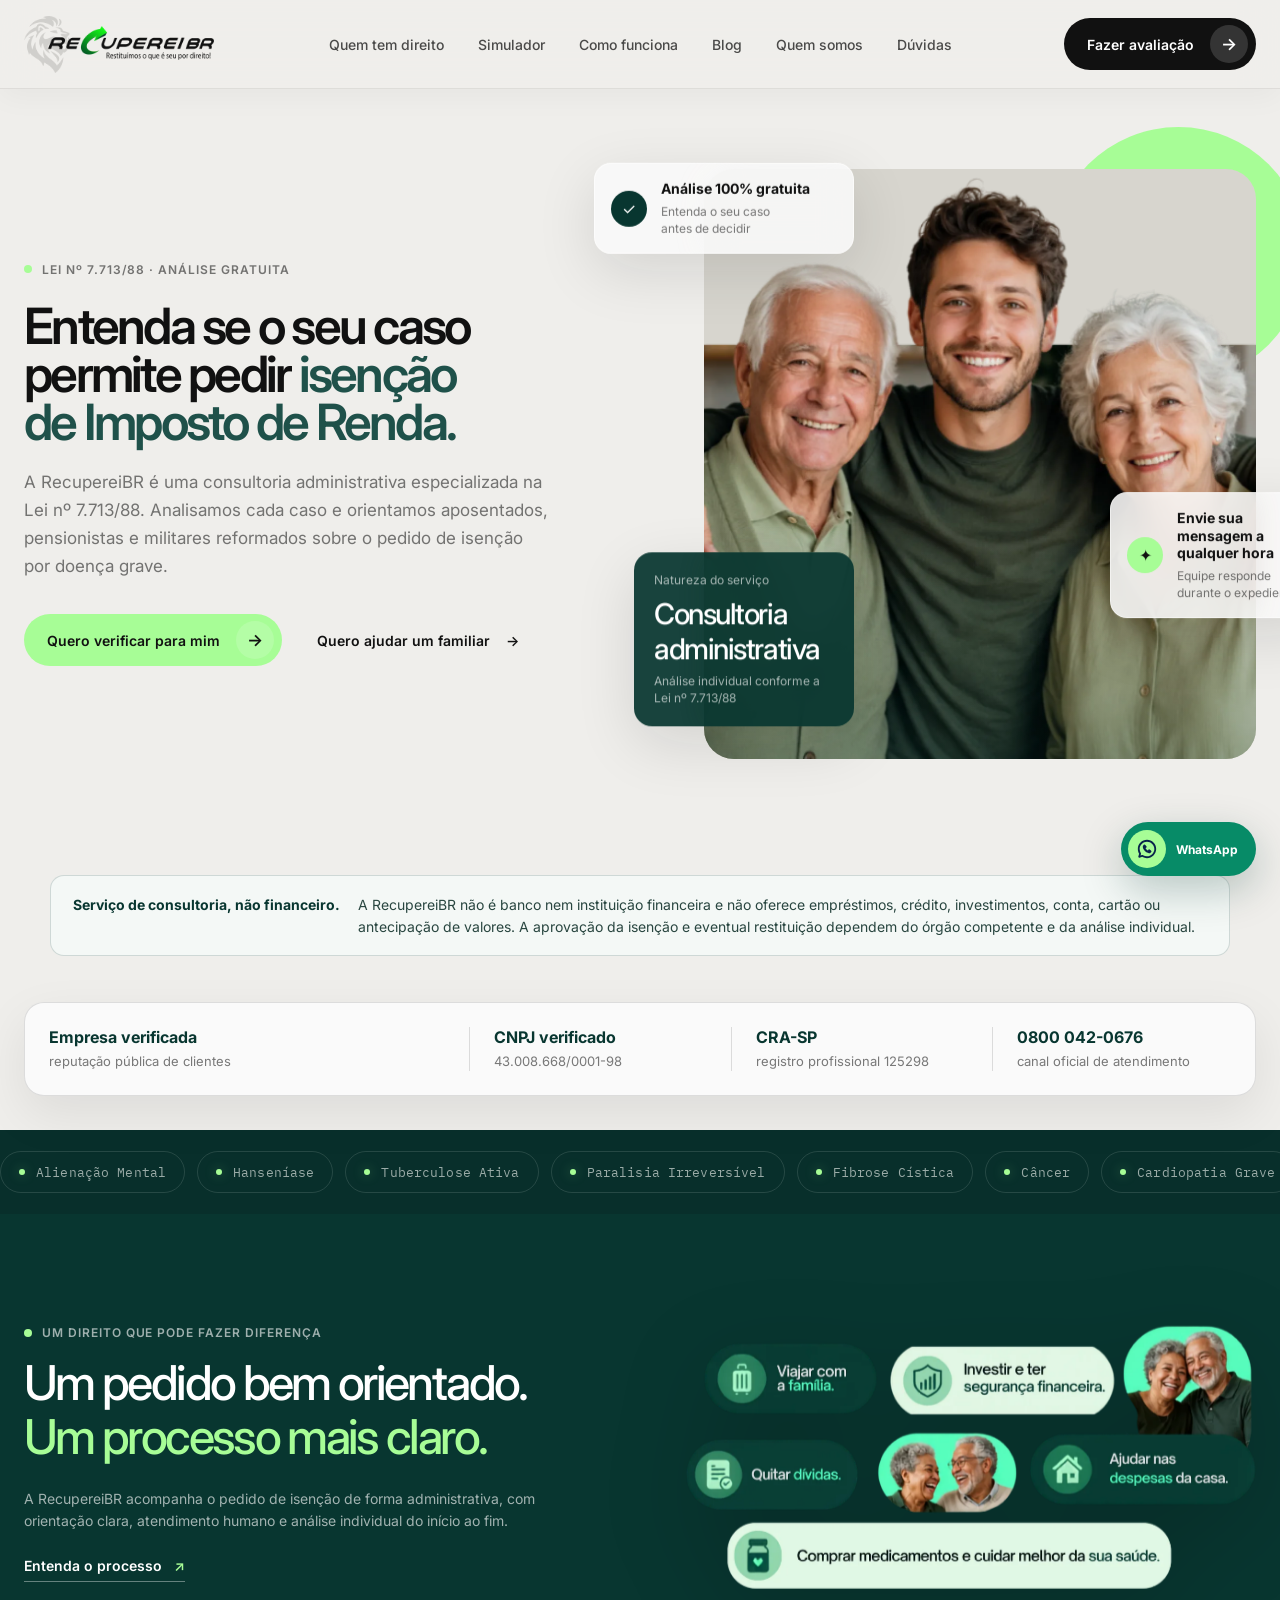
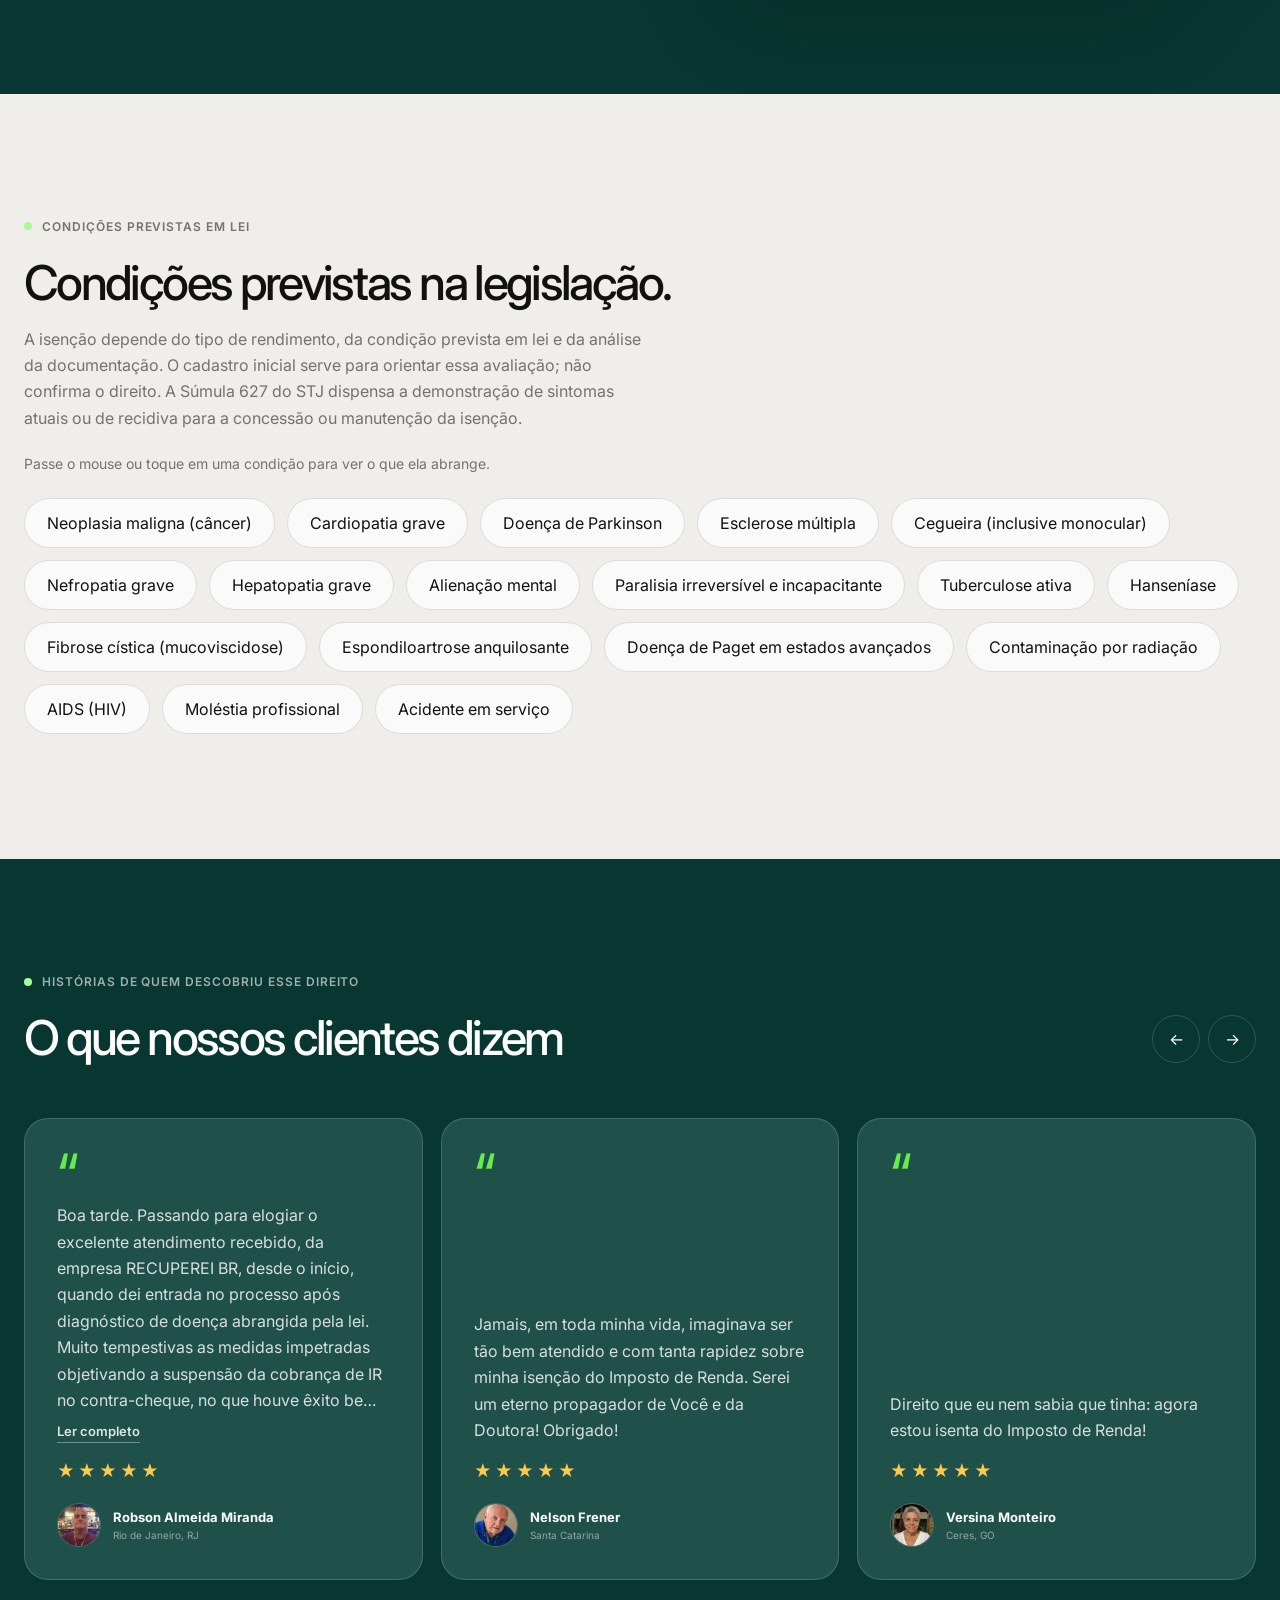
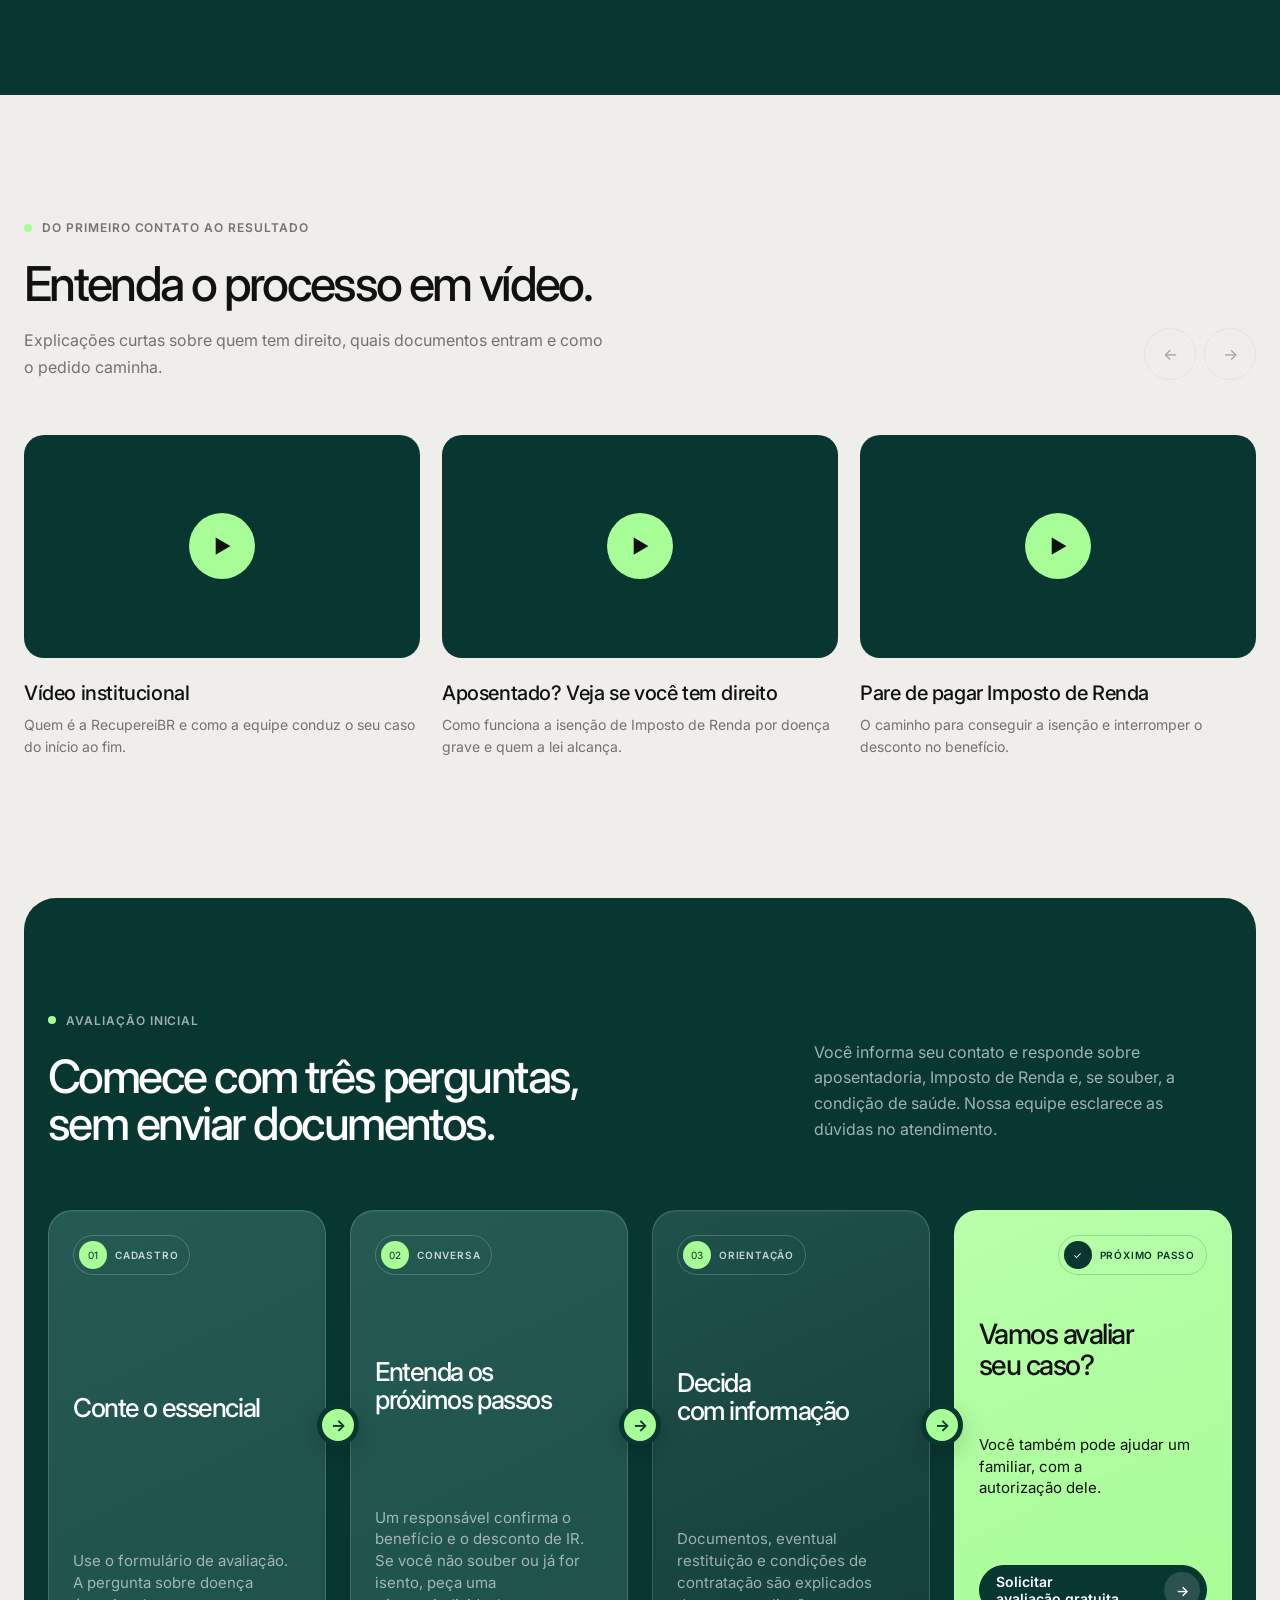
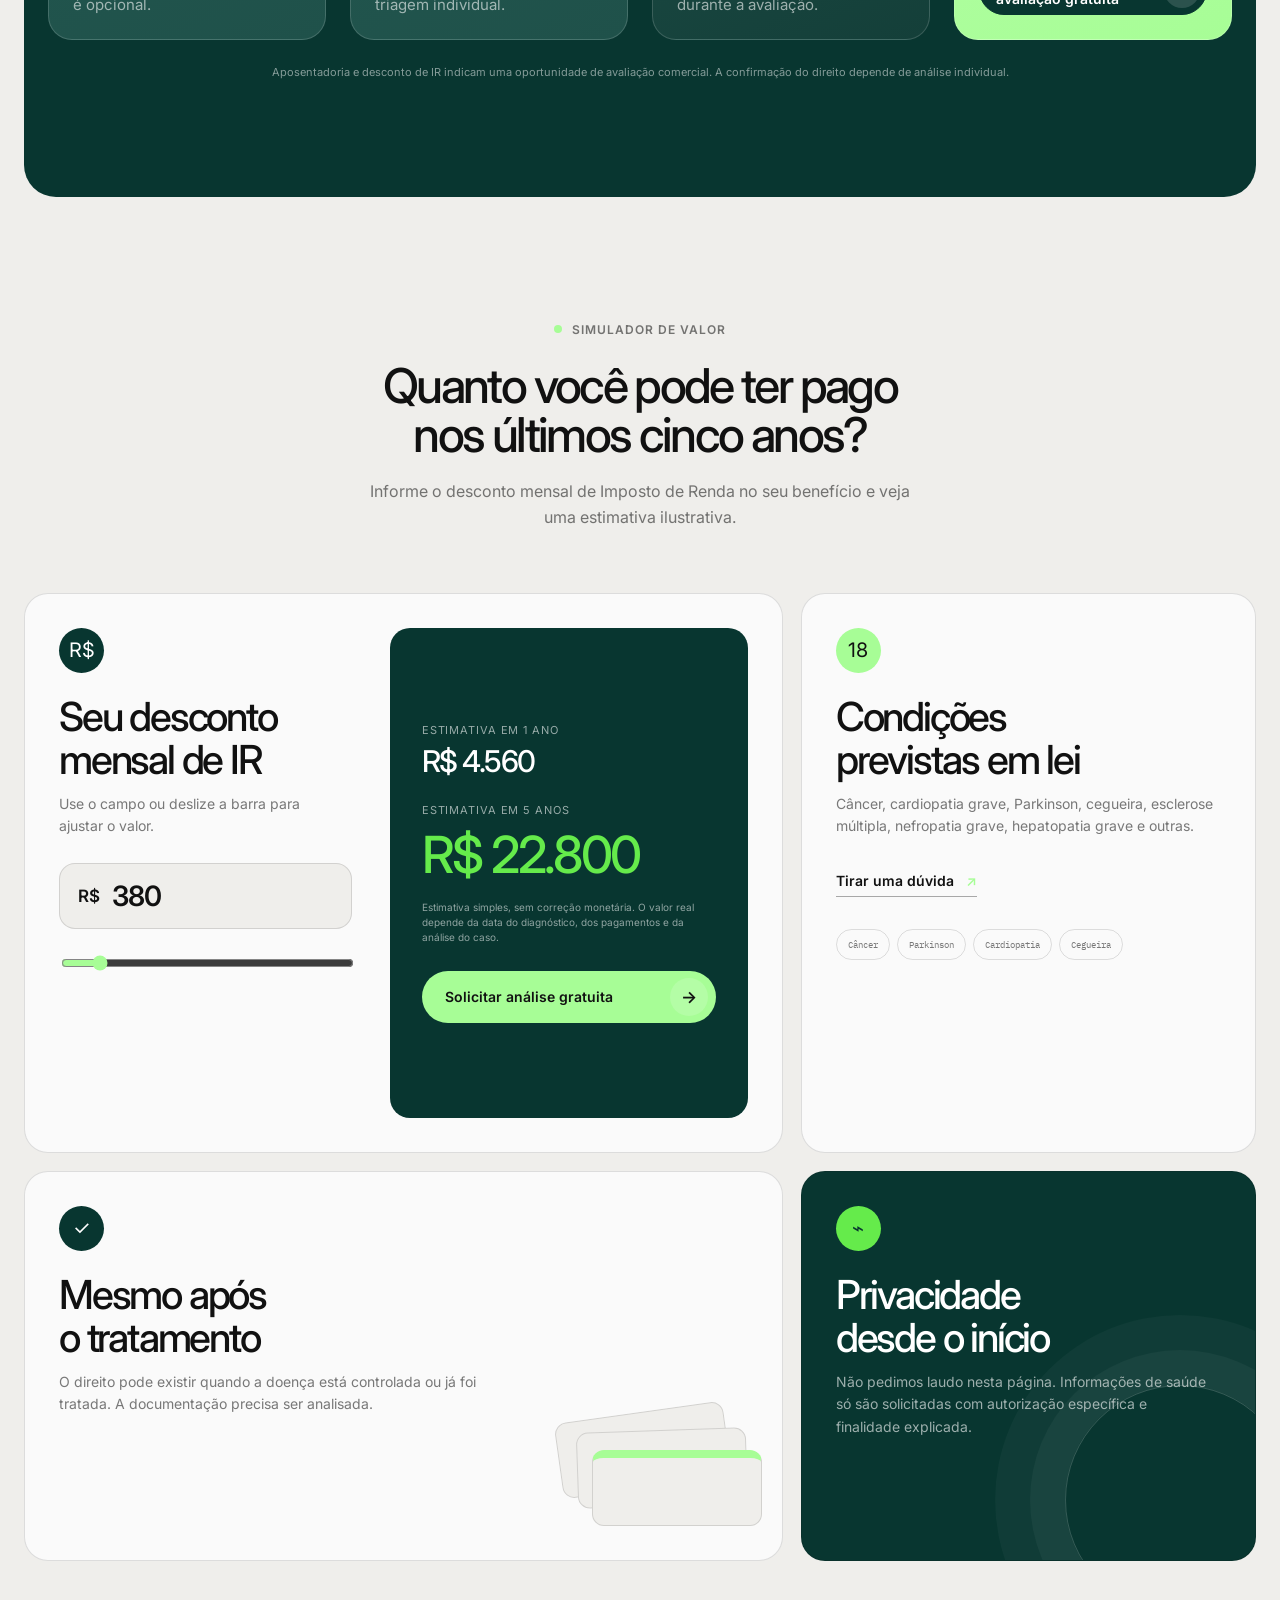
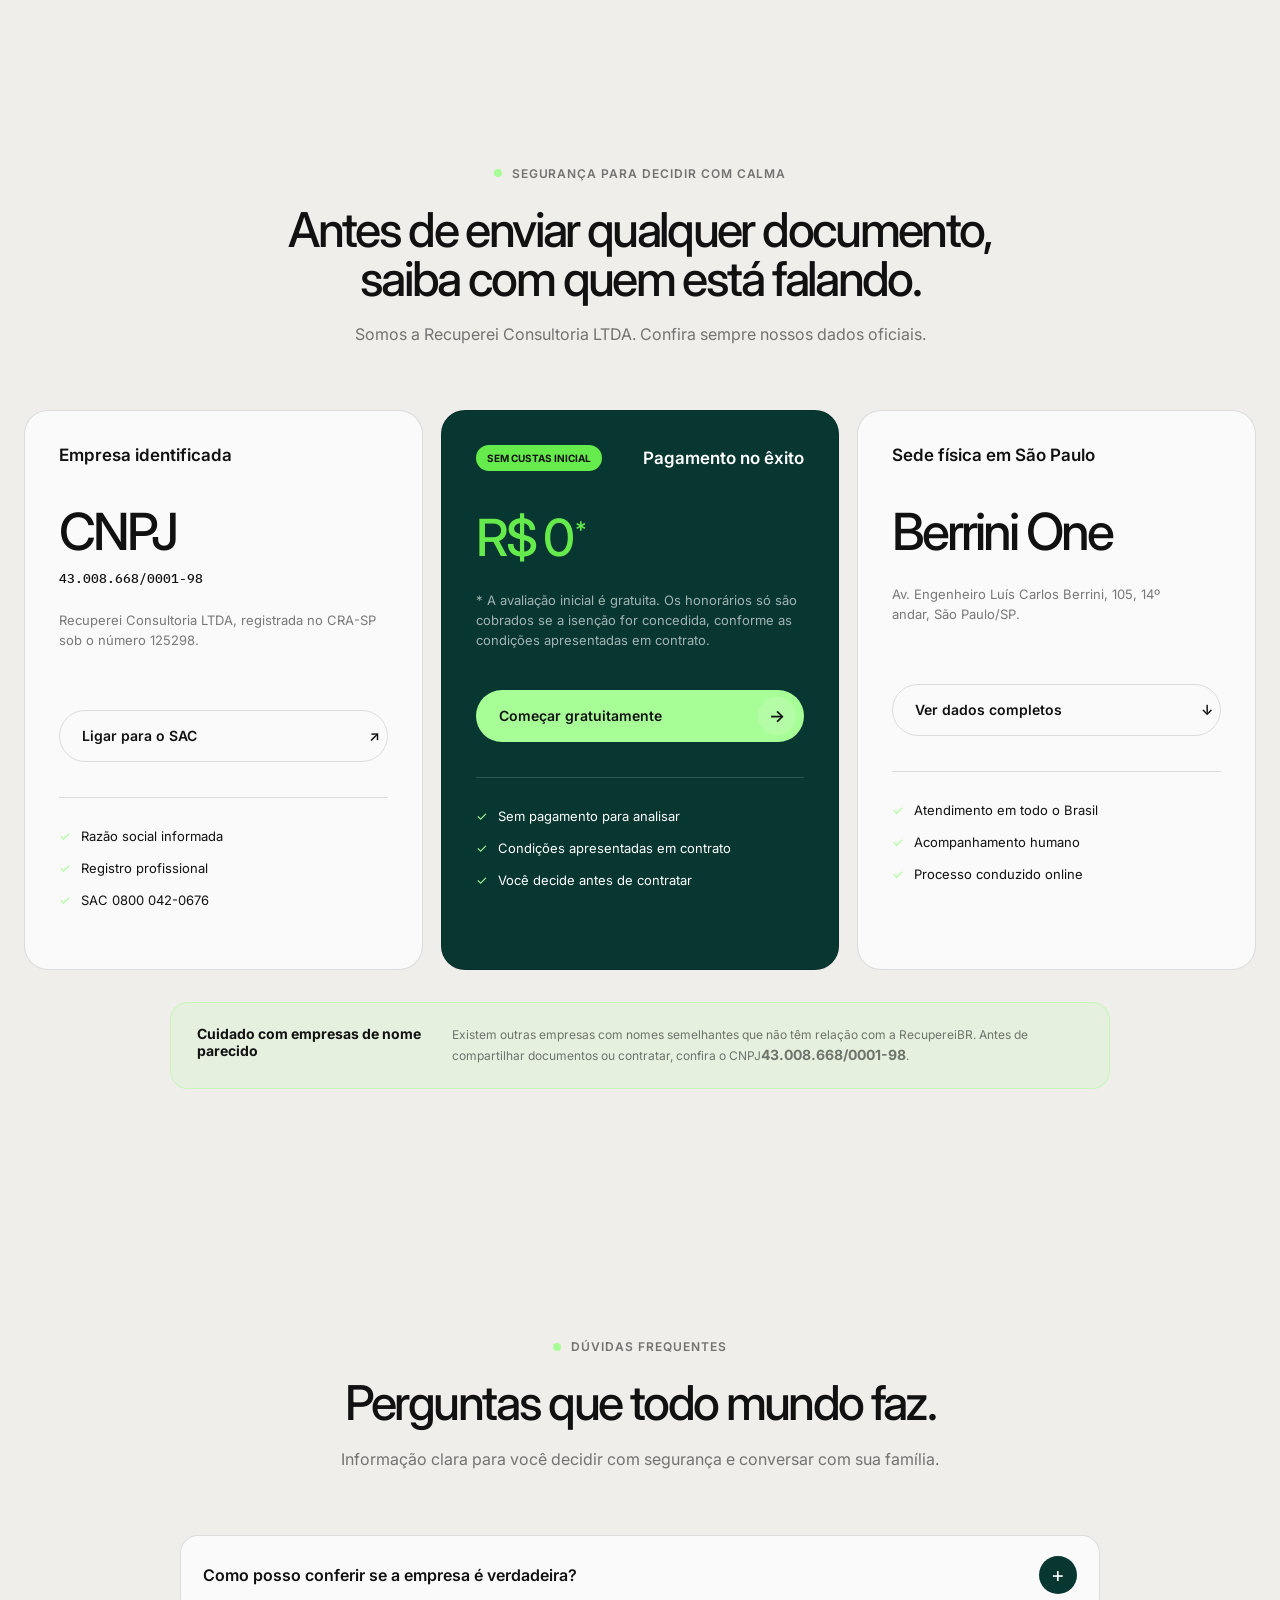
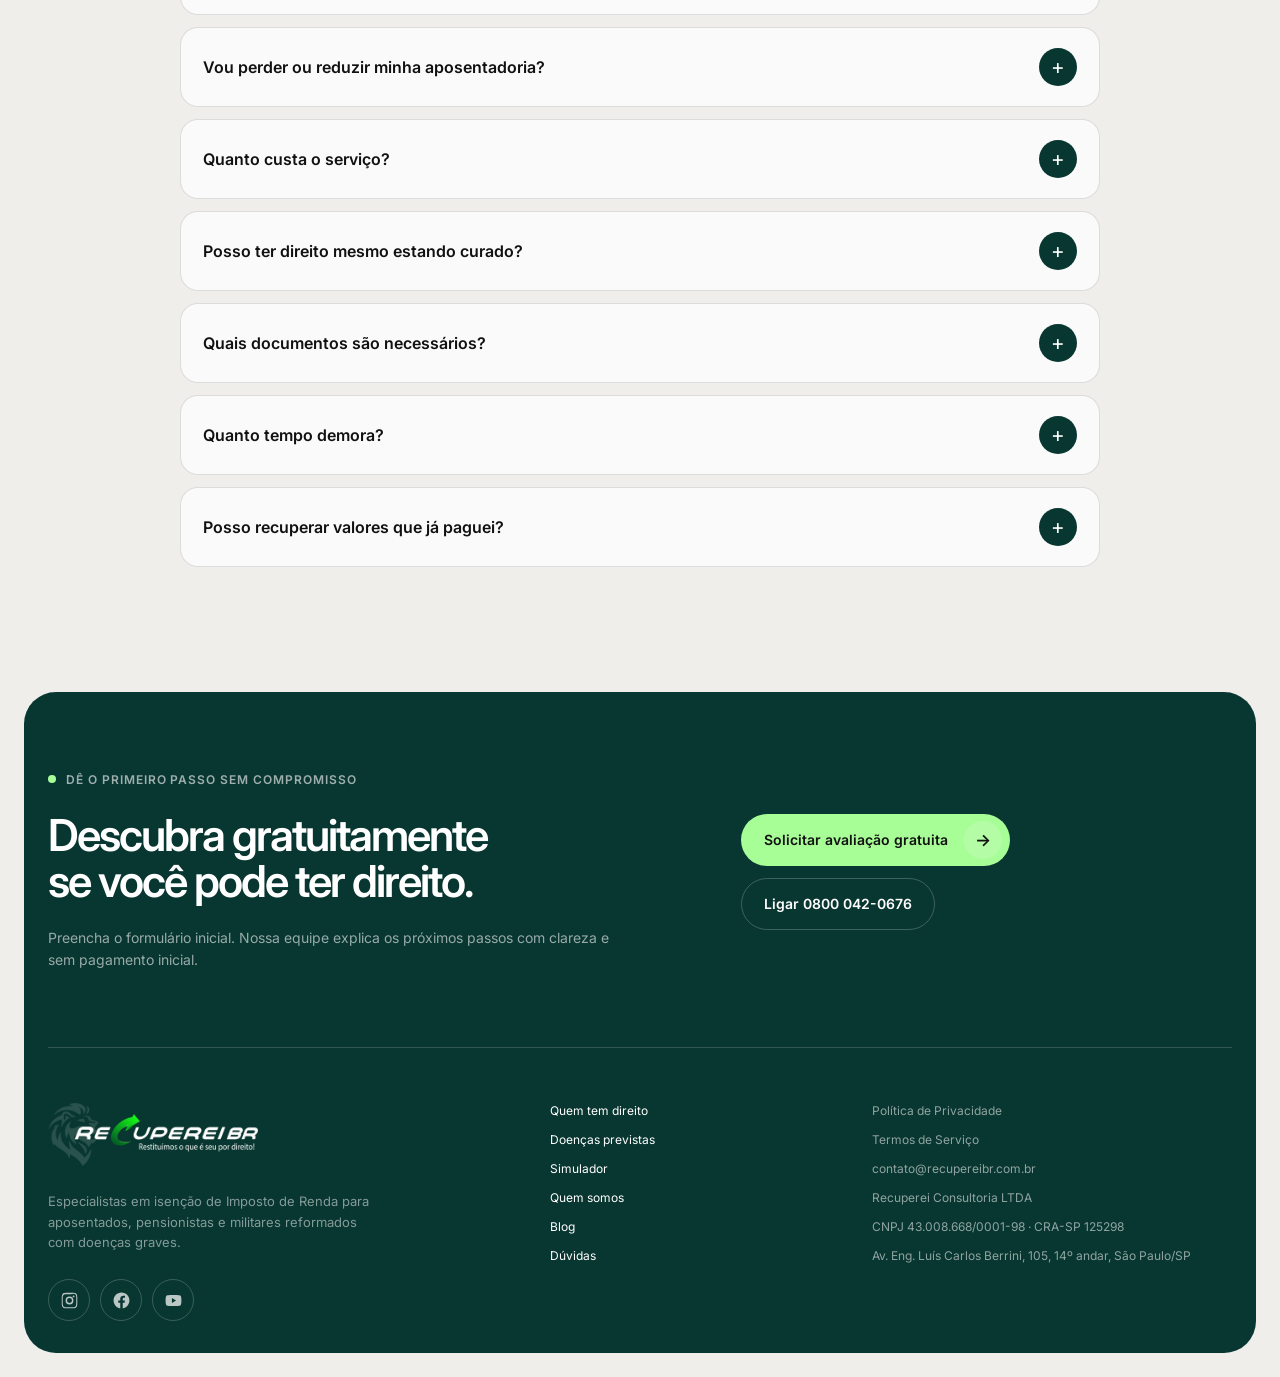
<file: index.html>
<!DOCTYPE html>
<html lang="pt-BR">
<head>
  <meta charset="UTF-8">
  <meta name="viewport" content="width=device-width, initial-scale=1.0">
  <meta name="description" content="Consultoria administrativa especializada na análise e condução de pedidos de isenção de Imposto de Renda por doença grave, conforme a Lei nº 7.713/88.">
  <title>RecupereiBR | Isenção de Imposto de Renda por doença grave</title>
  <script src="tracking.js?v=20261021b"></script>
  <link rel="canonical" href="https://recupereibr.com.br/">
  <link rel="icon" href="favicon.ico" sizes="any">
  <link rel="icon" type="image/png" href="assets/favicon-512.png" sizes="512x512">
  <link rel="apple-touch-icon" href="assets/apple-touch-icon.png">
  <meta name="theme-color" content="#083630">
  <link rel="preconnect" href="https://fonts.googleapis.com">
  <link rel="preconnect" href="https://fonts.gstatic.com" crossorigin>
  <link href="https://fonts.googleapis.com/css2?family=IBM+Plex+Mono:wght@400;500&amp;family=Inter:wght@400;500;600;700&amp;display=swap" rel="stylesheet">
  <link rel="stylesheet" href="advisora.css">
  <link rel="stylesheet" href="efeitos.css">
  <link rel="stylesheet" href="footer.css">
  <script type="application/ld+json">
  {
    "@context": "https://schema.org",
    "@type": "ProfessionalService",
    "name": "RecupereiBR",
    "legalName": "Recuperei Consultoria LTDA",
    "url": "https://recupereibr.com.br/",
    "logo": "https://recupereibr.com.br/assets/recupereibr-logo.png",
    "description": "Consultoria administrativa especializada na análise e condução de pedidos de isenção de Imposto de Renda por doença grave.",
    "taxID": "43.008.668/0001-98",
    "telephone": "+55 800 042 0676",
    "email": "contato@recupereibr.com.br",
    "serviceType": "Consultoria administrativa para isenção tributária",
    "areaServed": "BR"
  }
  </script>
</head>
<body>
  <noscript><img height="1" width="1" style="display:none" alt=""
    src="https://www.facebook.com/tr?id=1069596948024447&amp;ev=PageView&amp;noscript=1"></noscript>
  <a class="skip-link" href="#conteudo">Pular para o conteúdo</a>

  <header class="site-header">
    <div class="nav-wrap">
      <a class="brand" href="#conteudo" aria-label="RecupereiBR, página inicial">
        <img class="header-logo" src="assets/recupereibr-logo.png" alt="RecupereiBR">
      </a>

      <button class="menu-button" type="button" aria-label="Abrir menu" aria-expanded="false" aria-controls="main-nav">
        <span></span><span></span>
      </button>

      <nav class="main-nav" id="main-nav" aria-label="Navegação principal">
        <a href="#direito">Quem tem direito</a>
        <a href="#simulador">Simulador</a>
        <a href="#como-funciona">Como funciona</a>
        <a href="/blog">Blog</a>
        <a href="/quem-somos">Quem somos</a>
        <a href="#faq">Dúvidas</a>
      </nav>

      <a class="button button-dark nav-cta" href="/avaliacao" data-track="cta_header">
        Fazer avaliação
        <span class="button-dot" aria-hidden="true">→</span>
      </a>
    </div>
  </header>

  <main id="conteudo">
    <section class="hero">
      <div class="hero-copy reveal" data-reveal-stagger style="--reveal-step:110ms">
        <p class="eyebrow"><span></span> Lei nº 7.713/88 · Análise gratuita</p>
        <h1>Entenda se o seu caso permite pedir <em>isenção de Imposto de Renda.</em></h1>
        <p class="hero-lead">A RecupereiBR é uma consultoria administrativa especializada na Lei nº 7.713/88. Analisamos cada caso e orientamos aposentados, pensionistas e militares reformados sobre o pedido de isenção por doença grave.</p>

        <div class="hero-actions">
          <a class="button button-orange" href="/avaliacao?origem=hero_titular" data-track="cta_hero_titular">
            Quero verificar para mim
            <span class="button-dot" aria-hidden="true">→</span>
          </a>
          <a class="button" href="/avaliacao?origem=hero_familiar">Quero ajudar um familiar <span aria-hidden="true">→</span></a>
        </div>
      </div>

      <div class="hero-visual reveal" data-reveal="right">
        <div class="orange-orbit" aria-hidden="true"></div>
        <div class="hero-photo">
          <img class="hero-family-photo" src="assets/hero-familia.webp" alt="Casal de idosos sorrindo ao lado de um familiar">
        </div>

        <div class="float-card analytics-card" data-parallax="-22">
          <span class="float-icon">✓</span>
          <div>
            <strong>Análise 100% gratuita</strong>
            <small>Entenda o seu caso antes de decidir</small>
          </div>
        </div>

        <div class="float-card transformation-card" data-parallax="26">
          <span class="float-icon orange">✦</span>
          <div>
            <strong>Envie sua mensagem a qualquer hora</strong>
            <small>Equipe responde durante o expediente</small>
          </div>
        </div>

        <div class="expense-card hero-estimate-card" data-parallax="-16">
          <span class="estimate-label">Natureza do serviço</span>
          <strong>Consultoria administrativa</strong>
          <small>Análise individual conforme a Lei nº 7.713/88</small>
        </div>
      </div>
    </section>

    <aside class="service-clarification" aria-label="Esclarecimento sobre a natureza do serviço">
      <strong>Serviço de consultoria, não financeiro.</strong>
      <span>A RecupereiBR não é banco nem instituição financeira e não oferece empréstimos, crédito, investimentos, conta, cartão ou antecipação de valores. A aprovação da isenção e eventual restituição dependem do órgão competente e da análise individual.</span>
    </aside>

    <section class="home-trust-strip" aria-label="Segurança e condições do atendimento" data-reveal-stagger style="--reveal-step:80ms">
      <article class="trust-seal">
        <div class="trust-seal-copy">
          <strong>Empresa verificada</strong>
          <span>reputação pública de clientes</span>
        </div>
        <div id="ra-verified-seal"><script type="text/javascript" id="ra-embed-verified-seal" src="https://s3.amazonaws.com/raichu-beta/ra-verified/bundle.js" data-id="MTY2MTAzNjpyZWN1cGVyZWktYnI=" data-target="ra-verified-seal" data-model="horizontal_3"></script></div>
      </article>
      <article><strong>CNPJ verificado</strong><span>43.008.668/0001-98</span></article>
      <article><strong>CRA-SP</strong><span>registro profissional 125298</span></article>
      <article><strong>0800 042-0676</strong><span>canal oficial de atendimento</span></article>
    </section>

    <section class="condition-ticker" aria-label="Exemplos de condições previstas em lei">
      <div class="condition-ticker-track">
        <div class="condition-ticker-group" role="list">
          <span role="listitem">Alienação Mental</span>
          <span role="listitem">Hanseníase</span>
          <span role="listitem">Tuberculose Ativa</span>
          <span role="listitem">Paralisia Irreversível</span>
          <span role="listitem">Fibrose Cística</span>
          <span role="listitem">Câncer</span>
          <span role="listitem">Cardiopatia Grave</span>
          <span role="listitem">Parkinson</span>
          <span role="listitem">Cegueira</span>
          <span role="listitem">Esclerose Múltipla</span>
          <span role="listitem">Nefropatia Grave</span>
          <span role="listitem">Hepatopatia Grave</span>
          <span role="listitem">e outras condições previstas em lei</span>
        </div>
        <div class="condition-ticker-group" aria-hidden="true">
          <span>Alienação Mental</span>
          <span>Hanseníase</span>
          <span>Tuberculose Ativa</span>
          <span>Paralisia Irreversível</span>
          <span>Fibrose Cística</span>
          <span>Câncer</span>
          <span>Cardiopatia Grave</span>
          <span>Parkinson</span>
          <span>Cegueira</span>
          <span>Esclerose Múltipla</span>
          <span>Nefropatia Grave</span>
          <span>Hepatopatia Grave</span>
          <span>e outras condições previstas em lei</span>
        </div>
      </div>
    </section>

    <section class="statement" id="sobre">
      <div class="statement-copy reveal" data-reveal="left">
        <p class="eyebrow eyebrow-light"><span></span> Um direito que pode fazer diferença</p>
        <h2>Um pedido bem orientado.<br><em>Um processo mais claro.</em></h2>
        <p>A RecupereiBR acompanha o pedido de isenção de forma administrativa, com orientação clara, atendimento humano e análise individual do início ao fim.</p>
        <a class="text-link light" href="#como-funciona">Entenda o processo <span>↗</span></a>
      </div>
      <div class="statement-collage reveal" data-reveal="right">
        <img class="statement-feature-art" data-parallax="16" src="assets/beneficios-isencao.webp" alt="Ilustração sobre qualidade de vida e apoio à família após o reconhecimento do direito à isenção">
      </div>
    </section>

    <section class="section conditions-section" id="doencas">
      <div class="section-heading reveal" data-reveal="blur">
        <p class="eyebrow"><span></span> Condições previstas em lei</p>
        <h2>Condições previstas na legislação.</h2>
        <p>A isenção depende do tipo de rendimento, da condição prevista em lei e da análise da documentação. O cadastro inicial serve para orientar essa avaliação; não confirma o direito. A Súmula 627 do STJ dispensa a demonstração de sintomas atuais ou de recidiva para a concessão ou manutenção da isenção.</p>
      </div>

      <p class="condition-pills-hint">Passe o mouse ou toque em uma condição para ver o que ela abrange.</p>

      <ul class="condition-pills reveal" data-reveal-stagger="scale" style="--reveal-step:38ms">
        <li>
          <button class="condition-pill" type="button" aria-describedby="cond-cancer">Neoplasia maligna (câncer)</button>
          <span class="condition-tip" id="cond-cancer" role="tooltip">Neoplasia maligna é uma das condições previstas em lei. Doença tratada ou controlada não dispensa a análise da documentação nem impede, por si só, a avaliação do pedido.</span>
        </li>
        <li>
          <button class="condition-pill" type="button" aria-describedby="cond-cardiopatia">Cardiopatia grave</button>
          <span class="condition-tip" id="cond-cardiopatia" role="tooltip">O enquadramento exige avaliação da cardiopatia grave. Infarto, stent, marca-passo ou cirurgia não confirmam, isoladamente, o direito à isenção.</span>
        </li>
        <li>
          <button class="condition-pill" type="button" aria-describedby="cond-parkinson">Doença de Parkinson</button>
          <span class="condition-tip" id="cond-parkinson" role="tooltip">Doença de Parkinson está entre as condições previstas em lei. A equipe orienta sobre a documentação necessária à avaliação.</span>
        </li>
        <li>
          <button class="condition-pill" type="button" aria-describedby="cond-esclerose">Esclerose múltipla</button>
          <span class="condition-tip" id="cond-esclerose" role="tooltip">Esclerose múltipla é uma condição prevista em lei. O pedido depende da documentação e do tipo de rendimento recebido.</span>
        </li>
        <li>
          <button class="condition-pill" type="button" aria-describedby="cond-cegueira">Cegueira (inclusive monocular)</button>
          <span class="condition-tip" id="cond-cegueira" role="tooltip">A avaliação da cegueira considera a documentação médica e as regras aplicáveis. Informe a condição à equipe, sem tentar definir sozinho o enquadramento.</span>
        </li>
        <li>
          <button class="condition-pill" type="button" aria-describedby="cond-nefropatia">Nefropatia grave</button>
          <span class="condition-tip" id="cond-nefropatia" role="tooltip">A legislação prevê nefropatia grave. O diagnóstico e a gravidade devem ser avaliados com a documentação do caso.</span>
        </li>
        <li>
          <button class="condition-pill" type="button" aria-describedby="cond-hepatopatia">Hepatopatia grave</button>
          <span class="condition-tip" id="cond-hepatopatia" role="tooltip">A legislação prevê hepatopatia grave. Ter uma doença no fígado não confirma automaticamente o enquadramento.</span>
        </li>
        <li>
          <button class="condition-pill" type="button" aria-describedby="cond-alienacao">Alienação mental</button>
          <span class="condition-tip" id="cond-alienacao" role="tooltip">Alienação mental é a expressão usada na legislação. O enquadramento depende de avaliação e documentação; um diagnóstico isolado não confirma o direito.</span>
        </li>
        <li>
          <button class="condition-pill" type="button" aria-describedby="cond-paralisia">Paralisia irreversível e incapacitante</button>
          <span class="condition-tip" id="cond-paralisia" role="tooltip">A condição prevista é paralisia irreversível e incapacitante. A equipe orienta a análise da documentação específica.</span>
        </li>
        <li>
          <button class="condition-pill" type="button" aria-describedby="cond-tuberculose">Tuberculose ativa</button>
          <span class="condition-tip" id="cond-tuberculose" role="tooltip">Tuberculose ativa é a condição mencionada na lei. O histórico, as datas e a documentação precisam ser avaliados individualmente.</span>
        </li>
        <li>
          <button class="condition-pill" type="button" aria-describedby="cond-hanseniase">Hanseníase</button>
          <span class="condition-tip" id="cond-hanseniase" role="tooltip">Hanseníase é uma condição prevista em lei. Tratamento ou controle da doença não devem ser usados como motivo automático de descarte.</span>
        </li>
        <li>
          <button class="condition-pill" type="button" aria-describedby="cond-fibrose">Fibrose cística (mucoviscidose)</button>
          <span class="condition-tip" id="cond-fibrose" role="tooltip">Fibrose cística, também chamada mucoviscidose, está entre as condições previstas em lei.</span>
        </li>
        <li>
          <button class="condition-pill" type="button" aria-describedby="cond-espondilo">Espondiloartrose anquilosante</button>
          <span class="condition-tip" id="cond-espondilo" role="tooltip">Espondiloartrose anquilosante é a condição mencionada na legislação. Outros problemas de coluna não se equiparam automaticamente a ela.</span>
        </li>
        <li>
          <button class="condition-pill" type="button" aria-describedby="cond-paget">Doença de Paget em estados avançados</button>
          <span class="condition-tip" id="cond-paget" role="tooltip">A previsão legal se refere aos estados avançados da doença de Paget, também chamada osteíte deformante.</span>
        </li>
        <li>
          <button class="condition-pill" type="button" aria-describedby="cond-radiacao">Contaminação por radiação</button>
          <span class="condition-tip" id="cond-radiacao" role="tooltip">Contaminação por radiação é uma hipótese prevista em lei. A avaliação considera o histórico e os documentos do caso.</span>
        </li>
        <li>
          <button class="condition-pill" type="button" aria-describedby="cond-aids">AIDS (HIV)</button>
          <span class="condition-tip" id="cond-aids" role="tooltip">Síndrome da imunodeficiência adquirida é uma condição prevista em lei. A equipe orienta a avaliação individual e os documentos necessários.</span>
        </li>
        <li>
          <button class="condition-pill" type="button" aria-describedby="cond-molestia">Moléstia profissional</button>
          <span class="condition-tip" id="cond-molestia" role="tooltip">Moléstia profissional exige análise da relação entre a condição e a atividade exercida. Não basta informar o nome de uma doença.</span>
        </li>
        <li>
          <button class="condition-pill" type="button" aria-describedby="cond-acidente">Acidente em serviço</button>
          <span class="condition-tip" id="cond-acidente" role="tooltip">A legislação também prevê situações de reforma ou aposentadoria motivadas por acidente em serviço. O histórico funcional e a documentação precisam ser analisados.</span>
        </li>
      </ul>
    </section>

    <section class="testimonial-section" id="depoimentos">
      <div class="testimonial-heading reveal" data-reveal="blur">
        <div>
          <p class="eyebrow eyebrow-light"><span></span> Histórias de quem descobriu esse direito</p>
          <h2>O que nossos clientes dizem</h2>
        </div>
        <div class="testimonial-controls">
          <button type="button" id="testimonial-prev" aria-label="Depoimento anterior">←</button>
          <button type="button" id="testimonial-next" aria-label="Próximo depoimento">→</button>
        </div>
      </div>

      <div class="testimonial-window reveal">
        <div class="testimonial-track" id="testimonial-track" data-reveal-stagger style="--reveal-step:110ms">
          <article class="testimonial-card">
            <div class="quote-mark">“</div>
            <p class="testimonial-text">Boa tarde. Passando para elogiar o excelente atendimento recebido, da empresa RECUPEREI BR, desde o início, quando dei entrada no processo após diagnóstico de doença abrangida pela lei. Muito tempestivas as medidas impetradas objetivando a suspensão da cobrança de IR no contra-cheque, no que houve êxito bem rapidamente. Na continuidade, após ter recebido o feedback quanto ao desfecho/despacho conclusivo, estão sendo tomadas as medidas objetivando o pagamento de valores retroativos à data do meu diagnóstico da doença que motivou o enquadramento do pleito à legislação vigente. Estou no aguardo dessa etapa com ótima expectativa, diante da firmeza com que o processo vem sendo conduzido. Recomendo a empresa para todos aqueles que necessitarem desse tipo de assessoria, prestada com assertividade, tempestividade e excelência.</p>
            <button class="testimonial-more" type="button" hidden>Ler completo</button>
            <div class="testimonial-rating" role="img" aria-label="Avaliação de 5 estrelas de 5">★★★★★</div>
            <div class="testimonial-person">
              <img class="person-avatar" src="assets/depoimento-robson.png" alt="Robson Almeida Miranda" width="44" height="44" loading="lazy" decoding="async">
              <div><strong>Robson Almeida Miranda</strong><small>Rio de Janeiro, RJ</small></div>
            </div>
          </article>
          <article class="testimonial-card">
            <div class="quote-mark">“</div>
            <p class="testimonial-text">Jamais, em toda minha vida, imaginava ser tão bem atendido e com tanta rapidez sobre minha isenção do Imposto de Renda. Serei um eterno propagador de Você e da Doutora! Obrigado!</p>
            <button class="testimonial-more" type="button" hidden>Ler completo</button>
            <div class="testimonial-rating" role="img" aria-label="Avaliação de 5 estrelas de 5">★★★★★</div>
            <div class="testimonial-person">
              <img class="person-avatar" src="assets/depoimento-nelson.png" alt="Nelson Frener" width="44" height="44" loading="lazy" decoding="async">
              <div><strong>Nelson Frener</strong><small>Santa Catarina</small></div>
            </div>
          </article>
          <article class="testimonial-card">
            <div class="quote-mark">“</div>
            <p class="testimonial-text">Direito que eu nem sabia que tinha: agora estou isenta do Imposto de Renda!</p>
            <button class="testimonial-more" type="button" hidden>Ler completo</button>
            <div class="testimonial-rating" role="img" aria-label="Avaliação de 5 estrelas de 5">★★★★★</div>
            <div class="testimonial-person">
              <img class="person-avatar" src="assets/depoimento-versina.png" alt="Versina Monteiro" width="44" height="44" loading="lazy" decoding="async">
              <div><strong>Versina Monteiro</strong><small>Ceres, GO</small></div>
            </div>
          </article>
        </div>
      </div>
    </section>

    <!-- Para adicionar um vídeo: duplique um card e troque o data-youtube-id pelo id do YouTube
         (o trecho depois de v= na URL). A miniatura é montada a partir dele, sem segundo lugar para editar. -->
    <section class="section video-section" id="como-funciona">
      <div class="video-heading reveal" data-reveal="blur">
        <div>
          <p class="eyebrow"><span></span> Do primeiro contato ao resultado</p>
          <h2>Entenda o processo em&nbsp;vídeo.</h2>
          <p>Explicações curtas sobre quem tem direito, quais documentos entram e como o pedido caminha.</p>
        </div>
        <div class="video-controls">
          <button type="button" id="video-prev" aria-label="Vídeo anterior">←</button>
          <button type="button" id="video-next" aria-label="Próximo vídeo">→</button>
        </div>
      </div>

      <div class="video-window reveal">
        <div class="video-track" id="video-track" data-reveal-stagger="scale" style="--reveal-step:110ms">
          <article class="video-card">
            <button class="video-thumb" type="button" data-youtube-id="XrRykpHp1CQ" data-video-title="Vídeo institucional - RecupereiBR" aria-label="Assistir ao vídeo: Vídeo institucional da RecupereiBR">
              <span class="video-play" aria-hidden="true">▶</span>
            </button>
            <h3>Vídeo institucional</h3>
            <p>Quem é a RecupereiBR e como a equipe conduz o seu caso do início ao fim.</p>
          </article>

          <article class="video-card">
            <button class="video-thumb" type="button" data-youtube-id="Hmt4yIj40c8" data-video-title="Aposentado? Descubra como ter isenção de Imposto de Renda por doença grave" aria-label="Assistir ao vídeo: Aposentado? Descubra como ter isenção de Imposto de Renda por doença grave">
              <span class="video-play" aria-hidden="true">▶</span>
            </button>
            <h3>Aposentado? Veja se você tem direito</h3>
            <p>Como funciona a isenção de Imposto de Renda por doença grave e quem a lei alcança.</p>
          </article>

          <article class="video-card">
            <button class="video-thumb" type="button" data-youtube-id="fLl0oEaSVKA" data-video-title="Pare de pagar Imposto de Renda: como aposentados podem conseguir isenção por doença grave" aria-label="Assistir ao vídeo: Pare de pagar Imposto de Renda, como aposentados podem conseguir isenção por doença grave">
              <span class="video-play" aria-hidden="true">▶</span>
            </button>
            <h3>Pare de pagar Imposto de Renda</h3>
            <p>O caminho para conseguir a isenção e interromper o desconto no benefício.</p>
          </article>
        </div>
      </div>
    </section>

    <section class="impact-section" id="direito">
      <div class="impact-heading reveal" data-reveal="blur">
        <div><p class="eyebrow eyebrow-light"><span></span> Avaliação inicial</p><h2>Comece com três perguntas, sem enviar documentos.</h2></div>
        <p>Você informa seu contato e responde sobre aposentadoria, Imposto de Renda e, se souber, a condição de saúde. Nossa equipe esclarece as dúvidas no atendimento.</p>
      </div>
      <div class="impact-grid eligibility-grid" data-reveal-stagger>
        <article class="impact-card reveal"><div class="step-label"><span>01</span><strong>Cadastro</strong></div><h4>Conte o essencial</h4><p>Use o formulário de avaliação. A pergunta sobre doença é opcional.</p></article>
        <article class="impact-card reveal"><div class="step-label"><span>02</span><strong>Conversa</strong></div><h4>Entenda os próximos passos</h4><p>Um responsável confirma o benefício e o desconto de IR. Se você não souber ou já for isento, peça uma triagem individual.</p></article>
        <article class="impact-card reveal"><div class="step-label"><span>03</span><strong>Orientação</strong></div><h4>Decida com informação</h4><p>Documentos, eventual restituição e condições de contratação são explicados durante a avaliação.</p></article>
        <article class="impact-card impact-orange eligibility-cta reveal"><div class="step-label"><span>✓</span><strong>Próximo passo</strong></div><h4>Vamos avaliar seu caso?</h4><p>Você também pode ajudar um familiar, com a autorização dele.</p><a class="text-link" href="/avaliacao?origem=home_avaliacao">Solicitar avaliação gratuita <span>→</span></a></article>
      </div>
      <p class="eligibility-note reveal">Aposentadoria e desconto de IR indicam uma oportunidade de avaliação comercial. A confirmação do direito depende de análise individual.</p>
    </section>

    <section class="section feature-section" id="simulador">
      <div class="section-heading centered reveal">
        <p class="eyebrow"><span></span> Simulador de valor</p>
        <h2>Quanto você pode ter pago nos últimos cinco anos?</h2>
        <p>Informe o desconto mensal de Imposto de Renda no seu benefício e veja uma estimativa ilustrativa.</p>
      </div>

      <div class="feature-grid recuperei-feature-grid" data-reveal-stagger="scale" style="--reveal-step:100ms">
        <article class="feature-card feature-large simulator-card reveal">
          <div class="feature-copy">
            <span class="feature-icon">R$</span>
            <h3>Seu desconto mensal de IR</h3>
            <p>Use o campo ou deslize a barra para ajustar o valor.</p>
            <label class="simulator-input-wrap" for="simulator-input">
              <span>R$</span>
              <input id="simulator-input" type="text" inputmode="numeric" value="380" aria-describedby="simulator-note">
            </label>
            <input class="simulator-range" id="simulator-range" type="range" min="50" max="3000" step="10" value="380" aria-label="Ajustar valor mensal do Imposto de Renda">
          </div>
          <div class="simulator-result">
            <span>Estimativa em 1 ano</span>
            <strong id="estimate-one-year">R$ 4.560</strong>
            <span>Estimativa em 5 anos</span>
            <strong class="estimate-main" id="estimate-five-years">R$ 22.800</strong>
            <small id="simulator-note">Estimativa simples, sem correção monetária. O valor real depende da data do diagnóstico, dos pagamentos e da análise do caso.</small>
            <a class="button button-orange button-full" id="simulator-whatsapp" href="/avaliacao">Solicitar análise gratuita <span class="button-dot" aria-hidden="true">→</span></a>
          </div>
        </article>

        <article class="feature-card diseases-card reveal">
          <span class="feature-icon orange-icon">18</span>
          <h3>Condições previstas em lei</h3>
          <p>Câncer, cardiopatia grave, Parkinson, cegueira, esclerose múltipla, nefropatia grave, hepatopatia grave e outras.</p>
          <a class="text-link" href="#faq">Tirar uma dúvida <span>↗</span></a>
          <div class="disease-tags" aria-hidden="true">
            <span>Câncer</span><span>Parkinson</span><span>Cardiopatia</span><span>Cegueira</span>
          </div>
        </article>

        <article class="feature-card reveal">
          <span class="feature-icon">✓</span>
          <h3>Mesmo após o tratamento</h3>
          <p>O direito pode existir quando a doença está controlada ou já foi tratada. A documentação precisa ser analisada.</p>
          <div class="report-stack" aria-hidden="true"><i></i><i></i><i></i></div>
        </article>

        <article class="feature-card feature-dark reveal">
          <span class="feature-icon">⌁</span>
          <h3>Privacidade desde o início</h3>
          <p>Não pedimos laudo nesta página. Informações de saúde só são solicitadas com autorização específica e finalidade explicada.</p>
          <div class="security-wave" aria-hidden="true"></div>
        </article>
      </div>
    </section>

    <section class="section pricing-section trust-section" id="confianca">
      <div class="section-heading centered reveal">
        <p class="eyebrow"><span></span> Segurança para decidir com calma</p>
        <h2>Antes de enviar qualquer documento, saiba com quem está falando.</h2>
        <p>Somos a Recuperei Consultoria LTDA. Confira sempre nossos dados oficiais.</p>
      </div>

      <div class="pricing-grid trust-grid" data-reveal-stagger style="--reveal-step:110ms">
        <article class="price-card reveal">
          <p class="plan-name">Empresa identificada</p>
          <div class="trust-number">CNPJ</div>
          <strong class="credential-value">43.008.668/0001-98</strong>
          <p class="plan-desc">Recuperei Consultoria LTDA, registrada no CRA-SP sob o número 125298.</p>
          <a class="button button-outline-full" href="tel:08000420676">Ligar para o SAC <span>↗</span></a>
          <ul>
            <li>Razão social informada</li>
            <li>Registro profissional</li>
            <li>SAC 0800 042-0676</li>
          </ul>
        </article>

        <article class="price-card featured reveal">
          <div class="featured-card-heading">
            <div class="popular">Sem custas inicial</div>
            <p class="plan-name">Pagamento no êxito</p>
          </div>
          <div class="trust-number">R$ 0<sup>*</sup></div>
          <p class="plan-desc"><span aria-hidden="true">* </span>A avaliação inicial é gratuita. Os honorários só são cobrados se a isenção for concedida, conforme as condições apresentadas em contrato.</p>
          <a class="button button-orange button-full" href="/avaliacao">Começar gratuitamente <span class="button-dot" aria-hidden="true">→</span></a>
          <ul>
            <li>Sem pagamento para analisar</li>
            <li>Condições apresentadas em contrato</li>
            <li>Você decide antes de contratar</li>
          </ul>
        </article>

        <article class="price-card reveal">
          <p class="plan-name">Sede física em São Paulo</p>
          <div class="trust-number">Berrini One</div>
          <p class="plan-desc">Av. Engenheiro Luís Carlos Berrini, 105, 14º andar, São Paulo/SP.</p>
          <a class="button button-outline-full" href="#rodape">Ver dados completos <span>↓</span></a>
          <ul>
            <li>Atendimento em todo o Brasil</li>
            <li>Acompanhamento humano</li>
            <li>Processo conduzido online</li>
          </ul>
        </article>
      </div>

      <aside class="name-alert reveal">
        <strong>Cuidado com empresas de nome parecido</strong>
        <p>Existem outras empresas com nomes semelhantes que não têm relação com a RecupereiBR. Antes de compartilhar documentos ou contratar, confira o CNPJ <strong>43.008.668/0001-98</strong>.</p>
      </aside>
    </section>

    <section class="section faq-section" id="faq">
      <div class="section-heading centered reveal">
        <p class="eyebrow"><span></span> Dúvidas frequentes</p>
        <h2>Perguntas que todo mundo faz.</h2>
        <p>Informação clara para você decidir com segurança e conversar com sua família.</p>
      </div>

      <div class="faq-list reveal" data-reveal-stagger style="--reveal-step:60ms">
        <details class="faq-item">
          <summary>Como posso conferir se a empresa é verdadeira? <span>+</span></summary>
          <p>A RecupereiBR é a Recuperei Consultoria LTDA, CNPJ 43.008.668/0001-98, registrada no CRA-SP sob o nº 125298 e com sede física na Av. Berrini, em São Paulo. A avaliação inicial é gratuita.</p>
        </details>
        <details class="faq-item">
          <summary>Vou perder ou reduzir minha aposentadoria? <span>+</span></summary>
          <p>Não. A isenção altera somente a cobrança do Imposto de Renda sobre o benefício elegível. O valor bruto da aposentadoria, pensão ou reforma não é reduzido por causa do pedido.</p>
        </details>
        <details class="faq-item">
          <summary>Quanto custa o serviço? <span>+</span></summary>
          <p>A avaliação inicial é gratuita. Os honorários só são cobrados se a isenção for concedida, e todas as condições são apresentadas em contrato antes da contratação.</p>
        </details>
        <details class="faq-item">
          <summary>Posso ter direito mesmo estando curado? <span>+</span></summary>
          <p>Pode. Há entendimento do STJ de que o direito pode permanecer mesmo quando a doença está controlada ou já foi tratada. Cada caso e sua documentação precisam ser analisados.</p>
        </details>
        <details class="faq-item">
          <summary>Quais documentos são necessários? <span>+</span></summary>
          <p>Em geral, são analisados laudo médico, comprovante de aposentadoria ou pensão e documentos pessoais. A equipe explica cada etapa e só solicita informações de saúde com autorização específica.</p>
        </details>
        <details class="faq-item">
          <summary>Quanto tempo demora? <span>+</span></summary>
          <p>O prazo depende do órgão responsável e das características de cada caso. Por isso, não prometemos uma data exata. A equipe acompanha o processo e mantém você informado.</p>
        </details>
        <details class="faq-item">
          <summary>Posso recuperar valores que já paguei? <span>+</span></summary>
          <p>Pode haver restituição dos valores pagos indevidamente nos últimos cinco anos. O período e o valor dependem da data do diagnóstico, dos pagamentos realizados e da análise individual.</p>
        </details>
      </div>
    </section>
  </main>

  <footer class="site-footer" id="contato">
    <div class="footer-cta">
      <div>
        <p class="footer-eyebrow"><span></span> Dê o primeiro passo sem compromisso</p>
        <h2>Descubra gratuitamente se você pode ter direito.</h2>
        <p>Preencha o formulário inicial. Nossa equipe explica os próximos passos com clareza e sem pagamento inicial.</p>
      </div>
      <div class="footer-actions">
        <a class="footer-button footer-button-primary" href="/avaliacao">Solicitar avaliação gratuita <i aria-hidden="true">&rarr;</i></a>
        <a class="footer-button footer-button-ghost" href="tel:08000420676">Ligar 0800 042-0676</a>
      </div>
    </div>

    <div class="footer-bottom" id="rodape">
      <div>
        <a class="footer-brand" href="/" aria-label="RecupereiBR, página inicial">
          <img class="footer-logo" src="assets/recupereibr-logo-white.png" alt="RecupereiBR">
        </a>
        <p>Especialistas em isenção de Imposto de Renda para aposentados, pensionistas e militares reformados com doenças graves.</p>
        <ul class="footer-social" aria-label="Redes sociais da RecupereiBR">
          <li>
            <a href="https://www.instagram.com/recupereibroficial/" target="_blank" rel="noopener noreferrer" aria-label="Instagram da RecupereiBR (abre em nova aba)">
              <svg viewBox="0 0 24 24" aria-hidden="true" focusable="false"><path d="M12 2.2c3.2 0 3.6 0 4.9.07 1.17.05 1.8.25 2.23.41.56.22.96.48 1.38.9.42.42.68.82.9 1.38.16.42.36 1.06.41 2.23.06 1.27.07 1.65.07 4.86s0 3.6-.07 4.86c-.05 1.17-.25 1.8-.41 2.23-.22.56-.48.96-.9 1.38-.42.42-.82.68-1.38.9-.42.16-1.06.36-2.23.41-1.27.06-1.65.07-4.86.07s-3.6 0-4.86-.07c-1.17-.05-1.8-.25-2.23-.41a3.7 3.7 0 0 1-1.38-.9 3.7 3.7 0 0 1-.9-1.38c-.16-.42-.36-1.06-.41-2.23C2.21 15.6 2.2 15.2 2.2 12s0-3.6.07-4.86c.05-1.17.25-1.8.41-2.23.22-.56.48-.96.9-1.38.42-.42.82-.68 1.38-.9.42-.16 1.06-.36 2.23-.41C8.45 2.21 8.83 2.2 12 2.2Zm0 1.8c-3.15 0-3.5 0-4.74.07-.9.04-1.38.19-1.7.31-.43.17-.73.37-1.05.69-.32.32-.52.62-.69 1.05-.12.32-.27.8-.31 1.7C3.44 8.5 3.43 8.85 3.43 12s0 3.5.08 4.74c.4.9.19 1.38.31 1.7.17.43.37.73.69 1.05.32.32.62.52 1.05.69.32.12.8.27 1.7.31 1.24.06 1.6.07 4.74.07s3.5 0 4.74-.07c.9-.04 1.38-.19 1.7-.31.43-.17.73-.37 1.05-.69.32-.32.52-.62.69-1.05.12-.32.27-.8.31-1.7.06-1.24.07-1.6.07-4.74s0-3.5-.07-4.74c-.04-.9-.19-1.38-.31-1.7a2.8 2.8 0 0 0-.69-1.05 2.8 2.8 0 0 0-1.05-.69c-.32-.12-.8-.27-1.7-.31C15.5 4 15.15 4 12 4Zm0 3.06a4.94 4.94 0 1 1 0 9.88 4.94 4.94 0 0 1 0-9.88Zm0 1.8a3.14 3.14 0 1 0 0 6.28 3.14 3.14 0 0 0 0-6.28Zm5.14-3.2a1.15 1.15 0 1 1 0 2.3 1.15 1.15 0 0 1 0-2.3Z"/></svg>
            </a>
          </li>
          <li>
            <a href="https://www.facebook.com/people/Recuperei-Br/61566419790726/" target="_blank" rel="noopener noreferrer" aria-label="Facebook da RecupereiBR (abre em nova aba)">
              <svg viewBox="0 0 24 24" aria-hidden="true" focusable="false"><path d="M22 12.06C22 6.5 17.52 2 12 2S2 6.5 2 12.06c0 5.02 3.66 9.18 8.44 9.94v-7.03H7.9v-2.9h2.54V9.85c0-2.52 1.5-3.9 3.77-3.9 1.1 0 2.24.19 2.24.19v2.47h-1.26c-1.24 0-1.63.78-1.63 1.57v1.88h2.78l-.45 2.9h-2.33v7.03C18.34 21.24 22 17.08 22 12.06Z"/></svg>
            </a>
          </li>
          <li>
            <a href="https://www.youtube.com/@Recupereibr/videos" target="_blank" rel="noopener noreferrer" aria-label="YouTube da RecupereiBR (abre em nova aba)">
              <svg viewBox="0 0 24 24" aria-hidden="true" focusable="false"><path d="M21.58 7.19a2.5 2.5 0 0 0-1.77-1.77C18.25 5 12 5 12 5s-6.25 0-7.81.42a2.5 2.5 0 0 0-1.77 1.77C2 8.75 2 12 2 12s0 3.25.42 4.81a2.5 2.5 0 0 0 1.77 1.77C5.75 19 12 19 12 19s6.25 0 7.81-.42a2.5 2.5 0 0 0 1.77-1.77C22 15.25 22 12 22 12s0-3.25-.42-4.81ZM10 15.02V8.98L15.2 12 10 15.02Z"/></svg>
            </a>
          </li>
        </ul>
      </div>
      <nav aria-label="Links do rodapé">
        <a href="/#direito">Quem tem direito</a>
        <a href="/#doencas">Doenças previstas</a>
        <a href="/#simulador">Simulador</a>
        <a href="/quem-somos">Quem somos</a>
        <a href="/blog">Blog</a>
        <a href="/#faq">Dúvidas</a>
      </nav>
      <div class="footer-meta">
        <a href="/privacidade">Política de Privacidade</a>
        <a href="/termos">Termos de Serviço</a>
        <a href="mailto:contato@recupereibr.com.br">contato@recupereibr.com.br</a>
        <span>Recuperei Consultoria LTDA</span>
        <span>CNPJ 43.008.668/0001-98 · CRA-SP 125298</span>
        <span>Av. Eng. Luís Carlos Berrini, 105, 14º andar, São Paulo/SP</span>
      </div>
    </div>
  </footer>

  <a class="whatsapp-float" href="https://wa.me/5511912133116?text=Ol%C3%A1%2C%20quero%20fazer%20uma%20an%C3%A1lise%20gratuita." target="_blank" rel="noopener" aria-label="Falar com a RecupereiBR no WhatsApp">
    <span aria-hidden="true"><img class="whatsapp-icon" src="assets/whatsapp.svg" alt=""></span>
    <strong>WhatsApp</strong>
  </a>

  <script src="form-validation.js?v=20261020"></script>
  <script src="advisora.js?v=20261020"></script>
  <script type="text/javascript" async src="https://d335luupugsy2.cloudfront.net/js/loader-scripts/17696e2d-e23a-4e31-99c5-c5f0f1fdb09b-loader.js"></script>
</body>
</html>
</file>
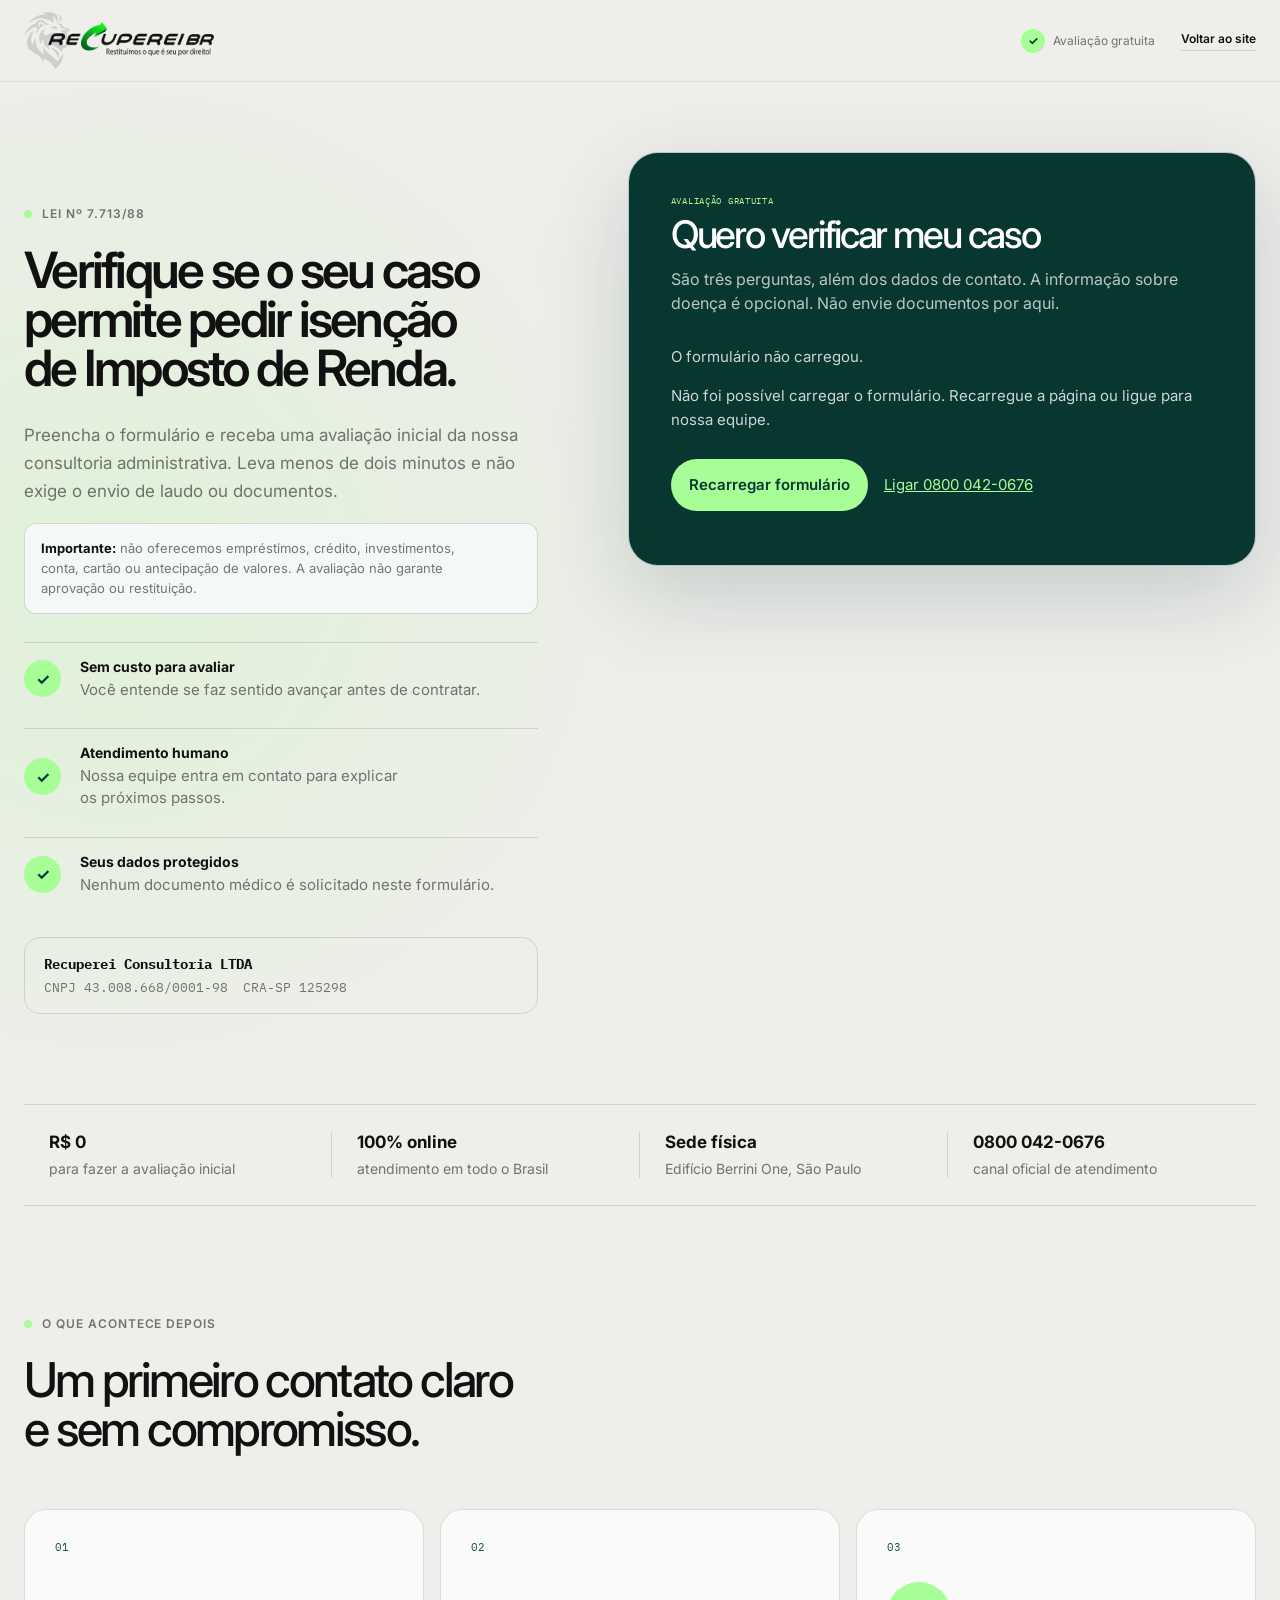
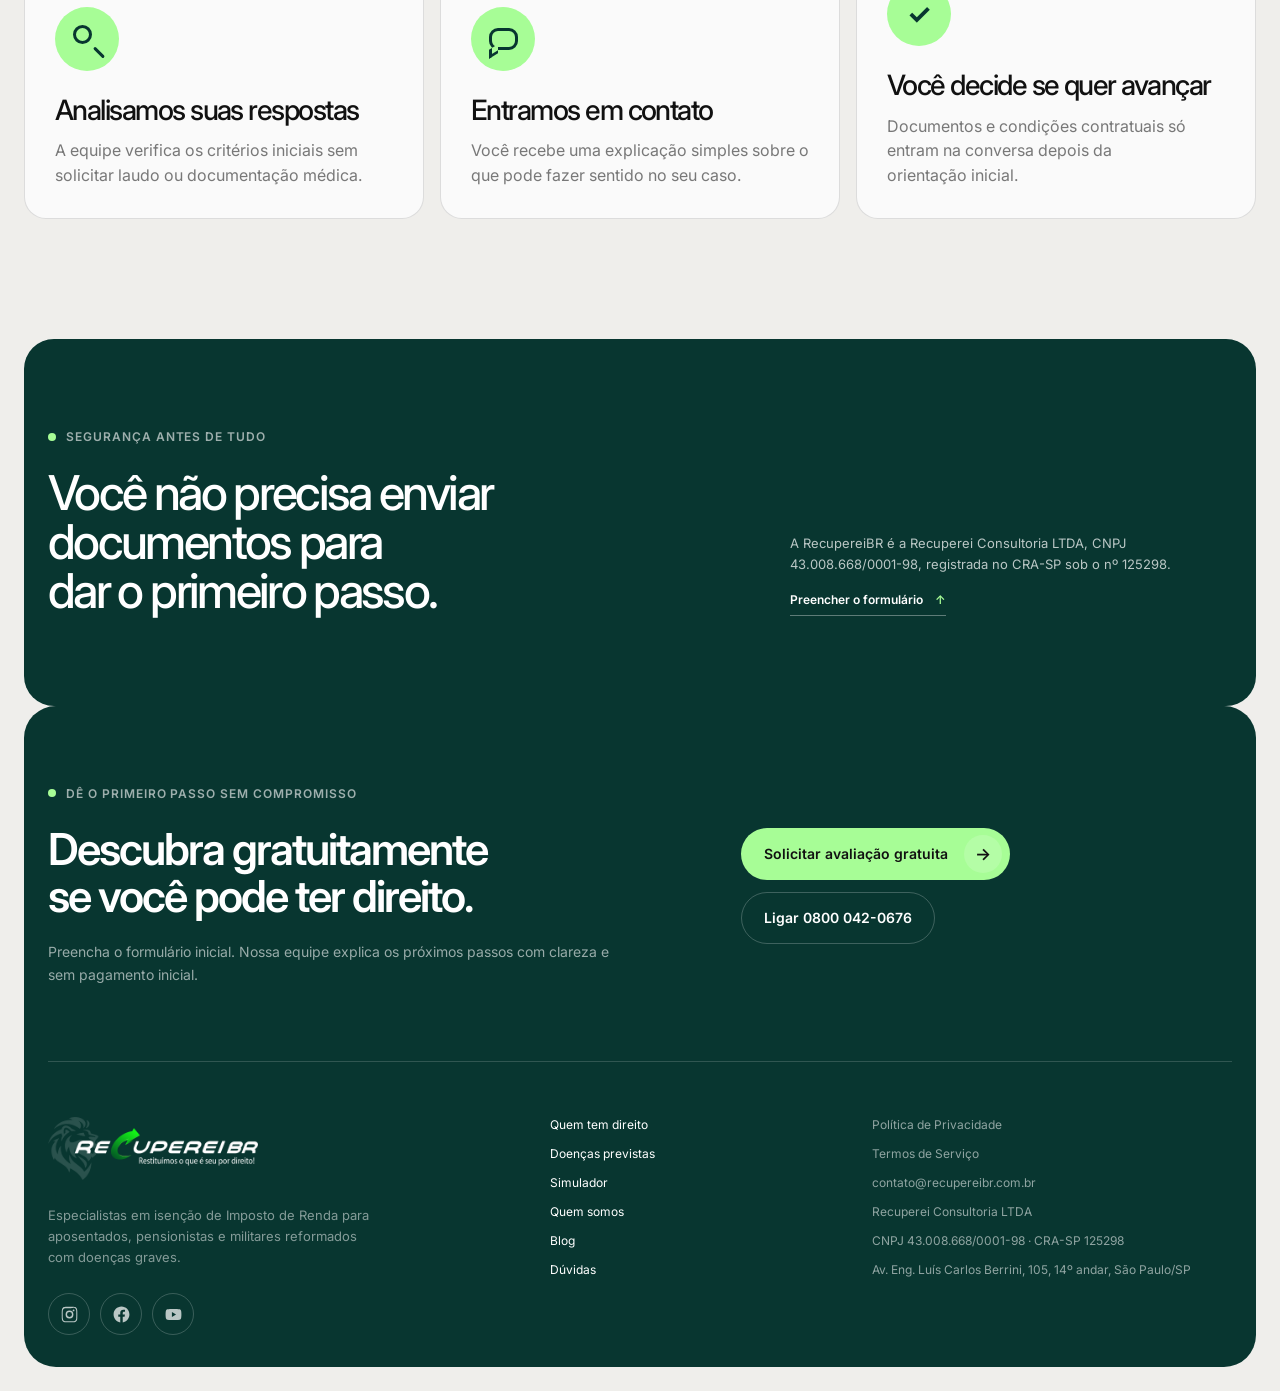
<file: avaliacao.html>
<!DOCTYPE html>
<html lang="pt-BR">
<head>
  <meta charset="UTF-8">
  <meta name="viewport" content="width=device-width, initial-scale=1.0">
  <meta name="description" content="Avaliação inicial de consultoria administrativa para verificar a possibilidade de isenção do Imposto de Renda por doença grave.">
  <title>Avaliação gratuita | RecupereiBR</title>
  <script src="tracking.js?v=20261021b"></script>
  <link rel="canonical" href="https://recupereibr.com.br/avaliacao">
  <link rel="icon" href="favicon.ico" sizes="any">
  <link rel="icon" type="image/png" href="assets/favicon-512.png" sizes="512x512">
  <link rel="apple-touch-icon" href="assets/apple-touch-icon.png">
  <meta name="theme-color" content="#083630">
  <link rel="preconnect" href="https://fonts.googleapis.com">
  <link rel="preconnect" href="https://fonts.gstatic.com" crossorigin>
  <link href="https://fonts.googleapis.com/css2?family=IBM+Plex+Mono:wght@400;500&amp;family=Inter:wght@400;500;600;700&amp;display=swap" rel="stylesheet">
  <link rel="stylesheet" href="advisora.css">
  <link rel="stylesheet" href="avaliacao.css?v=20261020-rd-2">
  <link rel="stylesheet" href="footer.css">
</head>
<body class="lead-page">
  <noscript><img height="1" width="1" style="display:none" alt=""
    src="https://www.facebook.com/tr?id=1069596948024447&amp;ev=PageView&amp;noscript=1"></noscript>
  <a class="skip-link" href="#lead-form">Pular para o formulário</a>

  <header class="lead-header">
    <a href="/" aria-label="RecupereiBR, voltar para a página inicial">
      <img class="header-logo" src="assets/recupereibr-logo.png" alt="RecupereiBR">
    </a>
    <div class="lead-header-trust">
      <span><i>✓</i> Avaliação gratuita</span>
      <a href="/">Voltar ao site</a>
    </div>
  </header>

  <main>
    <section class="lead-hero">
      <div class="lead-copy">
        <p class="eyebrow"><span></span> Lei nº 7.713/88</p>
        <h1>Verifique se o seu caso permite pedir isenção de Imposto de Renda.</h1>
        <p class="lead-intro">Preencha o formulário e receba uma avaliação inicial da nossa consultoria administrativa. Leva menos de dois minutos e não exige o envio de laudo ou documentos.</p>

        <p class="lead-service-note"><strong>Importante:</strong> não oferecemos empréstimos, crédito, investimentos, conta, cartão ou antecipação de valores. A avaliação não garante aprovação ou restituição.</p>

        <ul class="lead-benefits">
          <li><span>✓</span><div><strong>Sem custo para avaliar</strong><small>Você entende se faz sentido avançar antes de contratar.</small></div></li>
          <li><span>✓</span><div><strong>Atendimento humano</strong><small>Nossa equipe entra em contato para explicar os próximos passos.</small></div></li>
          <li><span>✓</span><div><strong>Seus dados protegidos</strong><small>Nenhum documento médico é solicitado neste formulário.</small></div></li>
        </ul>

        <div class="lead-identity">
          <strong>Recuperei Consultoria LTDA</strong>
          <span>CNPJ 43.008.668/0001-98</span>
          <span>CRA-SP 125298</span>
        </div>
      </div>

      <aside class="lead-form-card" aria-labelledby="form-title">
        <div class="form-heading">
          <p>Avaliação gratuita</p>
          <h2 id="form-title">Quero verificar meu caso</h2>
          <span>São três perguntas, além dos dados de contato. A informação sobre doença é opcional. Não envie documentos por aqui.</span>
        </div>

        <div id="lead-form" class="rd-form-shell" aria-busy="true">
          <p id="rd-form-status" class="rd-form-status" role="status" aria-live="polite">Carregando formulário…</p>
          <div role="main" id="ir-google-site-ragali-6b2adf3e5ed8cd327742"></div>
          <div id="rd-form-fallback" class="rd-form-fallback" hidden>
            <p>Não foi possível carregar o formulário. Recarregue a página ou ligue para nossa equipe.</p>
            <button id="rd-form-reload" type="button">Recarregar formulário</button>
            <a href="tel:08000420676">Ligar 0800 042-0676</a>
          </div>
          <noscript><p class="rd-form-status">Ative o JavaScript para preencher o formulário ou ligue <a href="tel:08000420676">0800 042-0676</a>.</p></noscript>
        </div>
      </aside>
    </section>

    <section class="lead-trust-strip" aria-label="Credenciais e condições">
      <article><strong>R$ 0</strong><span>para fazer a avaliação inicial</span></article>
      <article><strong>100% online</strong><span>atendimento em todo o Brasil</span></article>
      <article><strong>Sede física</strong><span>Edifício Berrini One, São Paulo</span></article>
      <article><strong>0800 042-0676</strong><span>canal oficial de atendimento</span></article>
    </section>

    <section class="lead-process">
      <div class="lead-section-heading">
        <p class="eyebrow"><span></span> O que acontece depois</p>
        <h2>Um primeiro contato claro e sem compromisso.</h2>
      </div>
      <div class="lead-process-grid">
        <article><span>01</span><div class="lead-process-icon icon-search" aria-hidden="true"></div><h3>Analisamos suas respostas</h3><p>A equipe verifica os critérios iniciais sem solicitar laudo ou documentação médica.</p></article>
        <article><span>02</span><div class="lead-process-icon icon-contact" aria-hidden="true"></div><h3>Entramos em contato</h3><p>Você recebe uma explicação simples sobre o que pode fazer sentido no seu caso.</p></article>
        <article><span>03</span><div class="lead-process-icon icon-decision" aria-hidden="true">✓</div><h3>Você decide se quer avançar</h3><p>Documentos e condições contratuais só entram na conversa depois da orientação inicial.</p></article>
      </div>
    </section>

    <section class="lead-final">
      <div>
        <p class="eyebrow eyebrow-light"><span></span> Segurança antes de tudo</p>
        <h2>Você não precisa enviar documentos para dar o primeiro passo.</h2>
      </div>
      <div>
        <p>A RecupereiBR é a Recuperei Consultoria LTDA, CNPJ 43.008.668/0001-98, registrada no CRA-SP sob o nº 125298.</p>
        <a href="#lead-form">Preencher o formulário <span>↑</span></a>
      </div>
    </section>
  </main>

  <footer class="site-footer" id="contato">
    <div class="footer-cta">
      <div>
        <p class="footer-eyebrow"><span></span> Dê o primeiro passo sem compromisso</p>
        <h2>Descubra gratuitamente se você pode ter direito.</h2>
        <p>Preencha o formulário inicial. Nossa equipe explica os próximos passos com clareza e sem pagamento inicial.</p>
      </div>
      <div class="footer-actions">
        <a class="footer-button footer-button-primary" href="/avaliacao">Solicitar avaliação gratuita <i aria-hidden="true">&rarr;</i></a>
        <a class="footer-button footer-button-ghost" href="tel:08000420676">Ligar 0800 042-0676</a>
      </div>
    </div>

    <div class="footer-bottom" id="rodape">
      <div>
        <a class="footer-brand" href="/" aria-label="RecupereiBR, página inicial">
          <img class="footer-logo" src="assets/recupereibr-logo-white.png" alt="RecupereiBR">
        </a>
        <p>Especialistas em isenção de Imposto de Renda para aposentados, pensionistas e militares reformados com doenças graves.</p>
        <ul class="footer-social" aria-label="Redes sociais da RecupereiBR">
          <li>
            <a href="https://www.instagram.com/recupereibroficial/" target="_blank" rel="noopener noreferrer" aria-label="Instagram da RecupereiBR (abre em nova aba)">
              <svg viewBox="0 0 24 24" aria-hidden="true" focusable="false"><path d="M12 2.2c3.2 0 3.6 0 4.9.07 1.17.05 1.8.25 2.23.41.56.22.96.48 1.38.9.42.42.68.82.9 1.38.16.42.36 1.06.41 2.23.06 1.27.07 1.65.07 4.86s0 3.6-.07 4.86c-.05 1.17-.25 1.8-.41 2.23-.22.56-.48.96-.9 1.38-.42.42-.82.68-1.38.9-.42.16-1.06.36-2.23.41-1.27.06-1.65.07-4.86.07s-3.6 0-4.86-.07c-1.17-.05-1.8-.25-2.23-.41a3.7 3.7 0 0 1-1.38-.9 3.7 3.7 0 0 1-.9-1.38c-.16-.42-.36-1.06-.41-2.23C2.21 15.6 2.2 15.2 2.2 12s0-3.6.07-4.86c.05-1.17.25-1.8.41-2.23.22-.56.48-.96.9-1.38.42-.42.82-.68 1.38-.9.42-.16 1.06-.36 2.23-.41C8.45 2.21 8.83 2.2 12 2.2Zm0 1.8c-3.15 0-3.5 0-4.74.07-.9.04-1.38.19-1.7.31-.43.17-.73.37-1.05.69-.32.32-.52.62-.69 1.05-.12.32-.27.8-.31 1.7C3.44 8.5 3.43 8.85 3.43 12s0 3.5.08 4.74c.4.9.19 1.38.31 1.7.17.43.37.73.69 1.05.32.32.62.52 1.05.69.32.12.8.27 1.7.31 1.24.06 1.6.07 4.74.07s3.5 0 4.74-.07c.9-.04 1.38-.19 1.7-.31.43-.17.73-.37 1.05-.69.32-.32.52-.62.69-1.05.12-.32.27-.8.31-1.7.06-1.24.07-1.6.07-4.74s0-3.5-.07-4.74c-.04-.9-.19-1.38-.31-1.7a2.8 2.8 0 0 0-.69-1.05 2.8 2.8 0 0 0-1.05-.69c-.32-.12-.8-.27-1.7-.31C15.5 4 15.15 4 12 4Zm0 3.06a4.94 4.94 0 1 1 0 9.88 4.94 4.94 0 0 1 0-9.88Zm0 1.8a3.14 3.14 0 1 0 0 6.28 3.14 3.14 0 0 0 0-6.28Zm5.14-3.2a1.15 1.15 0 1 1 0 2.3 1.15 1.15 0 0 1 0-2.3Z"/></svg>
            </a>
          </li>
          <li>
            <a href="https://www.facebook.com/people/Recuperei-Br/61566419790726/" target="_blank" rel="noopener noreferrer" aria-label="Facebook da RecupereiBR (abre em nova aba)">
              <svg viewBox="0 0 24 24" aria-hidden="true" focusable="false"><path d="M22 12.06C22 6.5 17.52 2 12 2S2 6.5 2 12.06c0 5.02 3.66 9.18 8.44 9.94v-7.03H7.9v-2.9h2.54V9.85c0-2.52 1.5-3.9 3.77-3.9 1.1 0 2.24.19 2.24.19v2.47h-1.26c-1.24 0-1.63.78-1.63 1.57v1.88h2.78l-.45 2.9h-2.33v7.03C18.34 21.24 22 17.08 22 12.06Z"/></svg>
            </a>
          </li>
          <li>
            <a href="https://www.youtube.com/@Recupereibr/videos" target="_blank" rel="noopener noreferrer" aria-label="YouTube da RecupereiBR (abre em nova aba)">
              <svg viewBox="0 0 24 24" aria-hidden="true" focusable="false"><path d="M21.58 7.19a2.5 2.5 0 0 0-1.77-1.77C18.25 5 12 5 12 5s-6.25 0-7.81.42a2.5 2.5 0 0 0-1.77 1.77C2 8.75 2 12 2 12s0 3.25.42 4.81a2.5 2.5 0 0 0 1.77 1.77C5.75 19 12 19 12 19s6.25 0 7.81-.42a2.5 2.5 0 0 0 1.77-1.77C22 15.25 22 12 22 12s0-3.25-.42-4.81ZM10 15.02V8.98L15.2 12 10 15.02Z"/></svg>
            </a>
          </li>
        </ul>
      </div>
      <nav aria-label="Links do rodapé">
        <a href="/#direito">Quem tem direito</a>
        <a href="/#doencas">Doenças previstas</a>
        <a href="/#simulador">Simulador</a>
        <a href="/quem-somos">Quem somos</a>
        <a href="/blog">Blog</a>
        <a href="/#faq">Dúvidas</a>
      </nav>
      <div class="footer-meta">
        <a href="/privacidade">Política de Privacidade</a>
        <a href="/termos">Termos de Serviço</a>
        <a href="mailto:contato@recupereibr.com.br">contato@recupereibr.com.br</a>
        <span>Recuperei Consultoria LTDA</span>
        <span>CNPJ 43.008.668/0001-98 · CRA-SP 125298</span>
        <span>Av. Eng. Luís Carlos Berrini, 105, 14º andar, São Paulo/SP</span>
      </div>
    </div>
  </footer>

  <script type="text/javascript" src="https://d335luupugsy2.cloudfront.net/js/rdstation-forms/stable/rdstation-forms.min.js" defer></script>
  <script src="avaliacao.js?v=20261020-rd" defer></script>
  <script type="text/javascript" async src="https://d335luupugsy2.cloudfront.net/js/loader-scripts/17696e2d-e23a-4e31-99c5-c5f0f1fdb09b-loader.js"></script>
</body>
</html>
</file>
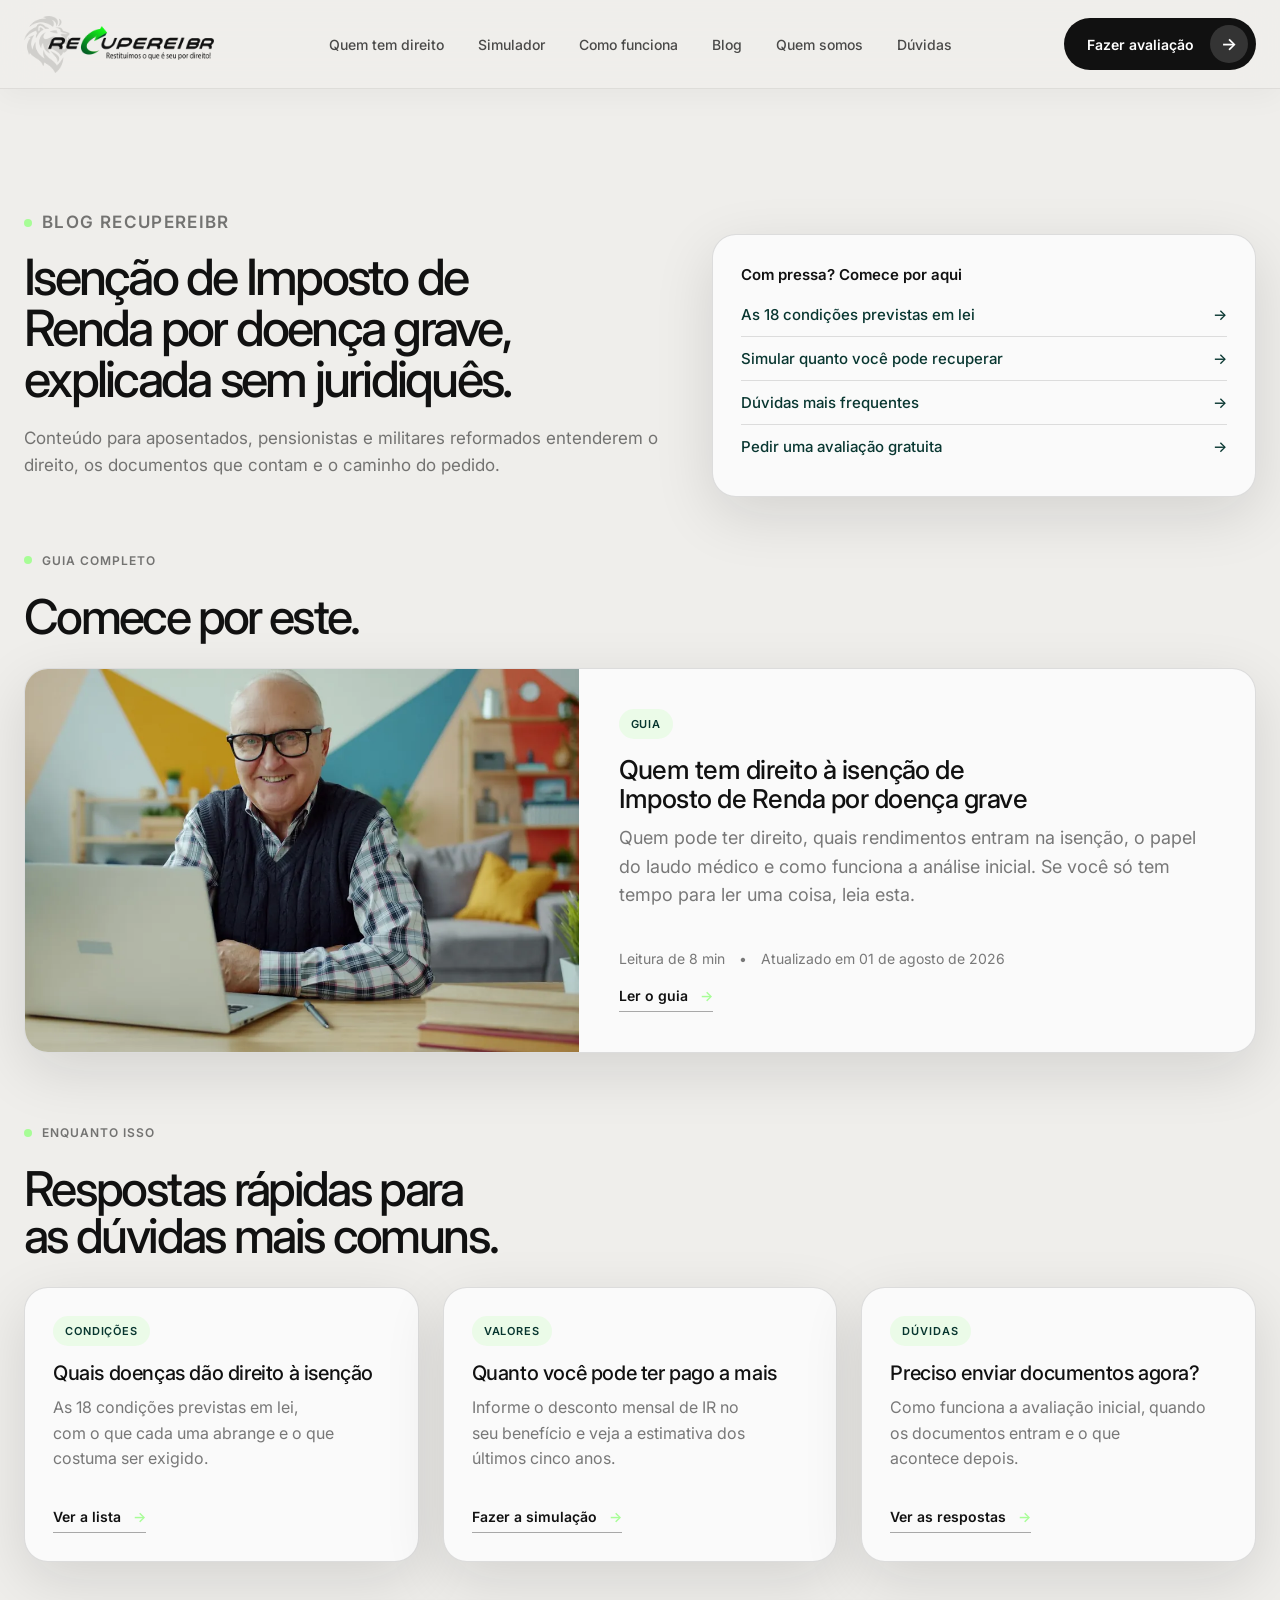
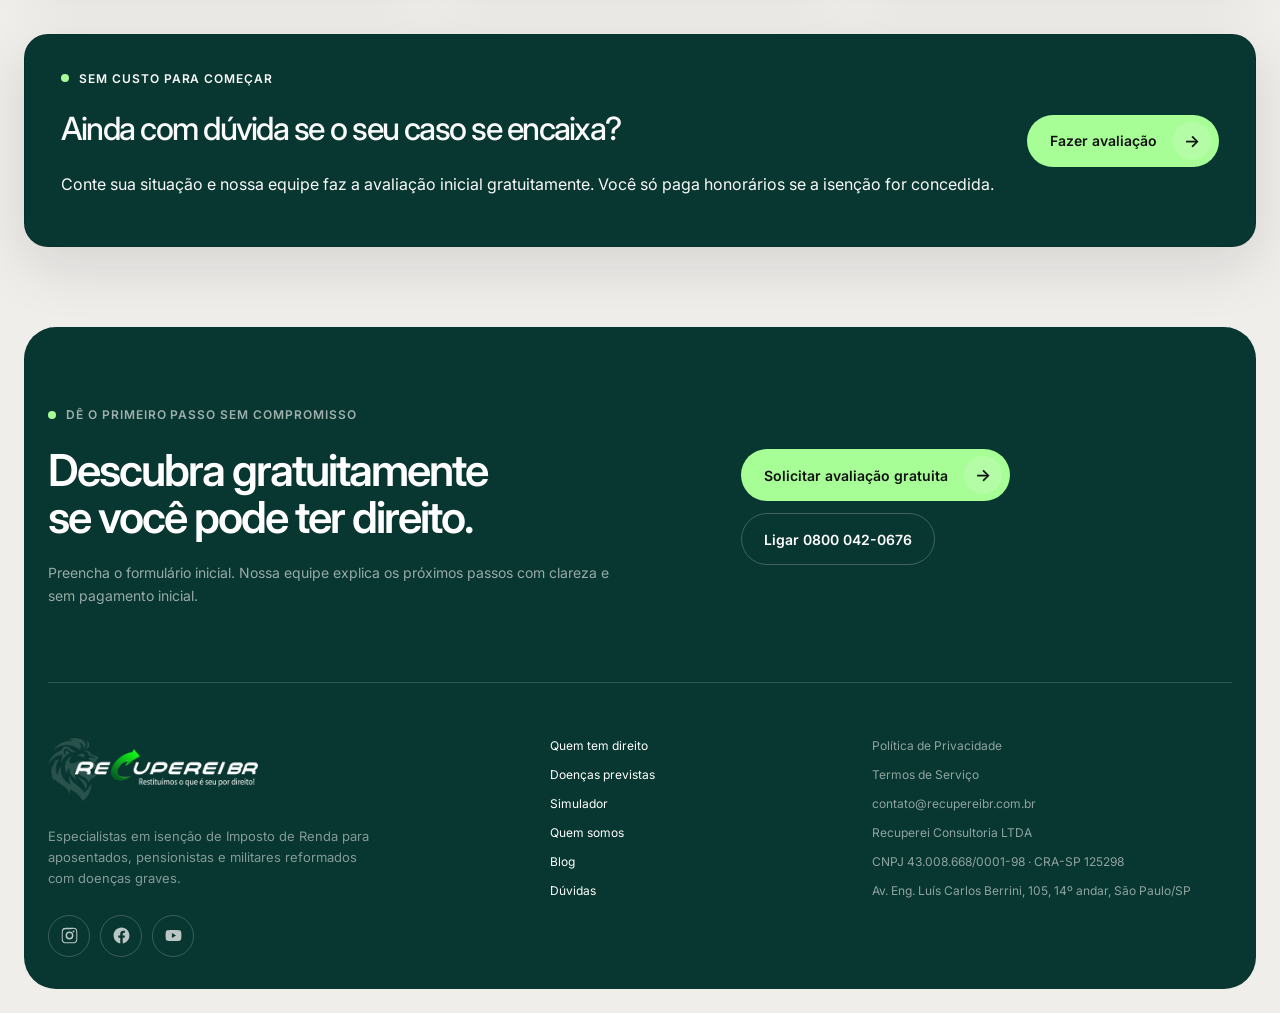
<file: blog.html>
<!DOCTYPE html>
<html lang="pt-BR">
<head>
  <meta charset="UTF-8">
  <meta name="viewport" content="width=device-width, initial-scale=1.0">
  <title>Blog RecupereiBR | Isenção de Imposto de Renda, direitos e orientação</title>
  <script src="tracking.js?v=20261021b"></script>
  <link rel="icon" href="favicon.ico" sizes="any">
  <link rel="icon" type="image/png" href="assets/favicon-512.png" sizes="512x512">
  <link rel="apple-touch-icon" href="assets/apple-touch-icon.png">
  <meta name="theme-color" content="#083630">
  <meta name="description" content="Conteúdo da RecupereiBR sobre isenção de Imposto de Renda por doença grave, direitos de aposentados e pensionistas, documentação e dúvidas frequentes.">
  <meta name="robots" content="index,follow,max-image-preview:large,max-snippet:-1,max-video-preview:-1">
  <meta name="author" content="RecupereiBR">
  <link rel="canonical" href="https://recupereibr.com.br/blog">
  <meta property="og:type" content="website">
  <meta property="og:title" content="Blog RecupereiBR">
  <meta property="og:description" content="Guia prático sobre isenção de Imposto de Renda por doença grave, documentação, elegibilidade e próximos passos.">
  <meta property="og:url" content="https://recupereibr.com.br/blog">
  <meta property="og:image" content="https://recupereibr.com.br/assets/hero-familia.webp">
  <meta name="twitter:card" content="summary_large_image">
  <link rel="preconnect" href="https://fonts.googleapis.com">
  <link rel="preconnect" href="https://fonts.gstatic.com" crossorigin>
  <link href="https://fonts.googleapis.com/css2?family=IBM+Plex+Mono:wght@400;500&family=Inter:wght@400;500;600;700&display=swap" rel="stylesheet">
  <link rel="stylesheet" href="advisora.css">
  <link rel="stylesheet" href="blog.css">
  <link rel="stylesheet" href="footer.css">
  <script type="application/ld+json">
    {
      "@context": "https://schema.org",
      "@type": "Blog",
      "name": "Blog RecupereiBR",
      "description": "Conteúdo educativo sobre isenção de Imposto de Renda por doença grave, aposentadoria, pensão, laudos e documentação.",
      "url": "https://recupereibr.com.br/blog",
      "publisher": {
        "@type": "Organization",
        "name": "RecupereiBR",
        "url": "https://recupereibr.com.br/",
        "logo": {
          "@type": "ImageObject",
          "url": "https://recupereibr.com.br/assets/recupereibr-logo.png"
        }
      },
      "inLanguage": "pt-BR"
    }
  </script>
</head>
<body class="blog-page">
  <noscript><img height="1" width="1" style="display:none" alt=""
    src="https://www.facebook.com/tr?id=1069596948024447&amp;ev=PageView&amp;noscript=1"></noscript>
  <a class="skip-link" href="#conteudo">Pular para o conteúdo</a>

  <header class="site-header">
    <div class="nav-wrap">
      <a class="brand" href="/" aria-label="RecupereiBR, página inicial">
        <img class="header-logo" src="assets/recupereibr-logo.png" alt="RecupereiBR">
      </a>

      <button class="menu-button" type="button" aria-label="Abrir menu" aria-expanded="false" aria-controls="main-nav">
        <span></span><span></span>
      </button>

      <nav class="main-nav" id="main-nav" aria-label="Navegação principal">
        <a href="/#direito">Quem tem direito</a>
        <a href="/#simulador">Simulador</a>
        <a href="/#como-funciona">Como funciona</a>
        <a href="/blog" aria-current="page">Blog</a>
        <a href="/quem-somos">Quem somos</a>
        <a href="/#faq">Dúvidas</a>
      </nav>

      <a class="button button-dark nav-cta" href="/avaliacao">
        Fazer avaliação
        <span class="button-dot" aria-hidden="true">→</span>
      </a>
    </div>
  </header>

  <main id="conteudo" class="blog-main">
    <section class="blog-hero">
      <div class="blog-hero-grid">
        <div>
          <p class="eyebrow blog-kicker"><span></span> Blog RecupereiBR</p>
          <h1>Isenção de Imposto de Renda por doença grave, explicada sem&nbsp;juridiquês.</h1>
          <p>Conteúdo para aposentados, pensionistas e militares reformados entenderem o direito, os documentos que contam e o caminho do pedido.</p>
        </div>
        <aside class="blog-meta-box" aria-label="Atalhos úteis">
          <p class="blog-meta-title">Com pressa? Comece por aqui</p>
          <ul>
            <li><a href="/#doencas">As 18 condições previstas em lei <span aria-hidden="true">→</span></a></li>
            <li><a href="/#simulador">Simular quanto você pode recuperar <span aria-hidden="true">→</span></a></li>
            <li><a href="/#faq">Dúvidas mais frequentes <span aria-hidden="true">→</span></a></li>
            <li><a href="/avaliacao">Pedir uma avaliação gratuita <span aria-hidden="true">→</span></a></li>
          </ul>
        </aside>
      </div>
    </section>

    <section class="blog-section" aria-labelledby="artigos-destaque">
      <div class="blog-section-head">
        <p class="eyebrow"><span></span> Guia completo</p>
        <h2 id="artigos-destaque">Comece por este.</h2>
      </div>

      <article class="blog-card blog-card-featured">
        <div class="blog-card-image">
          <img src="assets/hero-senior.webp" alt="Pessoa idosa usando notebook em casa">
        </div>
        <div class="blog-card-body">
          <span class="blog-tag">Guia</span>
          <h3>Quem tem direito à isenção de Imposto de Renda por doença grave</h3>
          <p>Quem pode ter direito, quais rendimentos entram na isenção, o papel do laudo médico e como funciona a análise inicial. Se você só tem tempo para ler uma coisa, leia esta.</p>
          <div class="blog-card-footer">
            <span>Leitura de 8 min</span>
            <span aria-hidden="true">•</span>
            <span>Atualizado em <time datetime="2026-08-01" data-post-updated>01/08/2026</time></span>
          </div>
          <a class="text-link blog-card-link" href="/post-isencao-imposto-renda-doenca-grave">Ler o guia <span aria-hidden="true">→</span></a>
        </div>
      </article>
    </section>

    <section class="blog-section" aria-labelledby="atalhos">
      <div class="blog-section-head">
        <p class="eyebrow"><span></span> Enquanto isso</p>
        <h2 id="atalhos">Respostas rápidas para as dúvidas mais comuns.</h2>
      </div>

      <div class="blog-grid">
        <a class="blog-card blog-card-shortcut" href="/#doencas">
          <div class="blog-card-body">
            <span class="blog-tag">Condições</span>
            <h3>Quais doenças dão direito à isenção</h3>
            <p>As 18 condições previstas em lei, com o que cada uma abrange e o que costuma ser exigido.</p>
            <span class="text-link blog-card-link">Ver a lista <span aria-hidden="true">→</span></span>
          </div>
        </a>

        <a class="blog-card blog-card-shortcut" href="/#simulador">
          <div class="blog-card-body">
            <span class="blog-tag">Valores</span>
            <h3>Quanto você pode ter pago a mais</h3>
            <p>Informe o desconto mensal de IR no seu benefício e veja a estimativa dos últimos cinco anos.</p>
            <span class="text-link blog-card-link">Fazer a simulação <span aria-hidden="true">→</span></span>
          </div>
        </a>

        <a class="blog-card blog-card-shortcut" href="/#faq">
          <div class="blog-card-body">
            <span class="blog-tag">Dúvidas</span>
            <h3>Preciso enviar documentos agora?</h3>
            <p>Como funciona a avaliação inicial, quando os documentos entram e o que acontece depois.</p>
            <span class="text-link blog-card-link">Ver as respostas <span aria-hidden="true">→</span></span>
          </div>
        </a>
      </div>
    </section>

    <section class="blog-cta">
      <div class="blog-cta-card">
        <div>
          <p class="eyebrow eyebrow-light"><span></span> Sem custo para começar</p>
          <h2>Ainda com dúvida se o seu caso se encaixa?</h2>
          <p>Conte sua situação e nossa equipe faz a avaliação inicial gratuitamente. Você só paga honorários se a isenção for concedida.</p>
        </div>
        <div class="final-actions">
          <a class="button button-orange" href="/avaliacao">Fazer avaliação <span class="button-dot" aria-hidden="true">→</span></a>
        </div>
      </div>
    </section>
  </main>

  <footer class="site-footer" id="contato">
    <div class="footer-cta">
      <div>
        <p class="footer-eyebrow"><span></span> Dê o primeiro passo sem compromisso</p>
        <h2>Descubra gratuitamente se você pode ter direito.</h2>
        <p>Preencha o formulário inicial. Nossa equipe explica os próximos passos com clareza e sem pagamento inicial.</p>
      </div>
      <div class="footer-actions">
        <a class="footer-button footer-button-primary" href="/avaliacao">Solicitar avaliação gratuita <i aria-hidden="true">&rarr;</i></a>
        <a class="footer-button footer-button-ghost" href="tel:08000420676">Ligar 0800 042-0676</a>
      </div>
    </div>

    <div class="footer-bottom" id="rodape">
      <div>
        <a class="footer-brand" href="/" aria-label="RecupereiBR, página inicial">
          <img class="footer-logo" src="assets/recupereibr-logo-white.png" alt="RecupereiBR">
        </a>
        <p>Especialistas em isenção de Imposto de Renda para aposentados, pensionistas e militares reformados com doenças graves.</p>
        <ul class="footer-social" aria-label="Redes sociais da RecupereiBR">
          <li>
            <a href="https://www.instagram.com/recupereibroficial/" target="_blank" rel="noopener noreferrer" aria-label="Instagram da RecupereiBR (abre em nova aba)">
              <svg viewBox="0 0 24 24" aria-hidden="true" focusable="false"><path d="M12 2.2c3.2 0 3.6 0 4.9.07 1.17.05 1.8.25 2.23.41.56.22.96.48 1.38.9.42.42.68.82.9 1.38.16.42.36 1.06.41 2.23.06 1.27.07 1.65.07 4.86s0 3.6-.07 4.86c-.05 1.17-.25 1.8-.41 2.23-.22.56-.48.96-.9 1.38-.42.42-.82.68-1.38.9-.42.16-1.06.36-2.23.41-1.27.06-1.65.07-4.86.07s-3.6 0-4.86-.07c-1.17-.05-1.8-.25-2.23-.41a3.7 3.7 0 0 1-1.38-.9 3.7 3.7 0 0 1-.9-1.38c-.16-.42-.36-1.06-.41-2.23C2.21 15.6 2.2 15.2 2.2 12s0-3.6.07-4.86c.05-1.17.25-1.8.41-2.23.22-.56.48-.96.9-1.38.42-.42.82-.68 1.38-.9.42-.16 1.06-.36 2.23-.41C8.45 2.21 8.83 2.2 12 2.2Zm0 1.8c-3.15 0-3.5 0-4.74.07-.9.04-1.38.19-1.7.31-.43.17-.73.37-1.05.69-.32.32-.52.62-.69 1.05-.12.32-.27.8-.31 1.7C3.44 8.5 3.43 8.85 3.43 12s0 3.5.08 4.74c.4.9.19 1.38.31 1.7.17.43.37.73.69 1.05.32.32.62.52 1.05.69.32.12.8.27 1.7.31 1.24.06 1.6.07 4.74.07s3.5 0 4.74-.07c.9-.04 1.38-.19 1.7-.31.43-.17.73-.37 1.05-.69.32-.32.52-.62.69-1.05.12-.32.27-.8.31-1.7.06-1.24.07-1.6.07-4.74s0-3.5-.07-4.74c-.04-.9-.19-1.38-.31-1.7a2.8 2.8 0 0 0-.69-1.05 2.8 2.8 0 0 0-1.05-.69c-.32-.12-.8-.27-1.7-.31C15.5 4 15.15 4 12 4Zm0 3.06a4.94 4.94 0 1 1 0 9.88 4.94 4.94 0 0 1 0-9.88Zm0 1.8a3.14 3.14 0 1 0 0 6.28 3.14 3.14 0 0 0 0-6.28Zm5.14-3.2a1.15 1.15 0 1 1 0 2.3 1.15 1.15 0 0 1 0-2.3Z"/></svg>
            </a>
          </li>
          <li>
            <a href="https://www.facebook.com/people/Recuperei-Br/61566419790726/" target="_blank" rel="noopener noreferrer" aria-label="Facebook da RecupereiBR (abre em nova aba)">
              <svg viewBox="0 0 24 24" aria-hidden="true" focusable="false"><path d="M22 12.06C22 6.5 17.52 2 12 2S2 6.5 2 12.06c0 5.02 3.66 9.18 8.44 9.94v-7.03H7.9v-2.9h2.54V9.85c0-2.52 1.5-3.9 3.77-3.9 1.1 0 2.24.19 2.24.19v2.47h-1.26c-1.24 0-1.63.78-1.63 1.57v1.88h2.78l-.45 2.9h-2.33v7.03C18.34 21.24 22 17.08 22 12.06Z"/></svg>
            </a>
          </li>
          <li>
            <a href="https://www.youtube.com/@Recupereibr/videos" target="_blank" rel="noopener noreferrer" aria-label="YouTube da RecupereiBR (abre em nova aba)">
              <svg viewBox="0 0 24 24" aria-hidden="true" focusable="false"><path d="M21.58 7.19a2.5 2.5 0 0 0-1.77-1.77C18.25 5 12 5 12 5s-6.25 0-7.81.42a2.5 2.5 0 0 0-1.77 1.77C2 8.75 2 12 2 12s0 3.25.42 4.81a2.5 2.5 0 0 0 1.77 1.77C5.75 19 12 19 12 19s6.25 0 7.81-.42a2.5 2.5 0 0 0 1.77-1.77C22 15.25 22 12 22 12s0-3.25-.42-4.81ZM10 15.02V8.98L15.2 12 10 15.02Z"/></svg>
            </a>
          </li>
        </ul>
      </div>
      <nav aria-label="Links do rodapé">
        <a href="/#direito">Quem tem direito</a>
        <a href="/#doencas">Doenças previstas</a>
        <a href="/#simulador">Simulador</a>
        <a href="/quem-somos">Quem somos</a>
        <a href="/blog">Blog</a>
        <a href="/#faq">Dúvidas</a>
      </nav>
      <div class="footer-meta">
        <a href="/privacidade">Política de Privacidade</a>
        <a href="/termos">Termos de Serviço</a>
        <a href="mailto:contato@recupereibr.com.br">contato@recupereibr.com.br</a>
        <span>Recuperei Consultoria LTDA</span>
        <span>CNPJ 43.008.668/0001-98 · CRA-SP 125298</span>
        <span>Av. Eng. Luís Carlos Berrini, 105, 14º andar, São Paulo/SP</span>
      </div>
    </div>
  </footer>

  <script src="advisora.js?v=20261021"></script>
  <script src="blog.js"></script>
  <script type="text/javascript" async src="https://d335luupugsy2.cloudfront.net/js/loader-scripts/17696e2d-e23a-4e31-99c5-c5f0f1fdb09b-loader.js"></script>
</body>
</html>
</file>
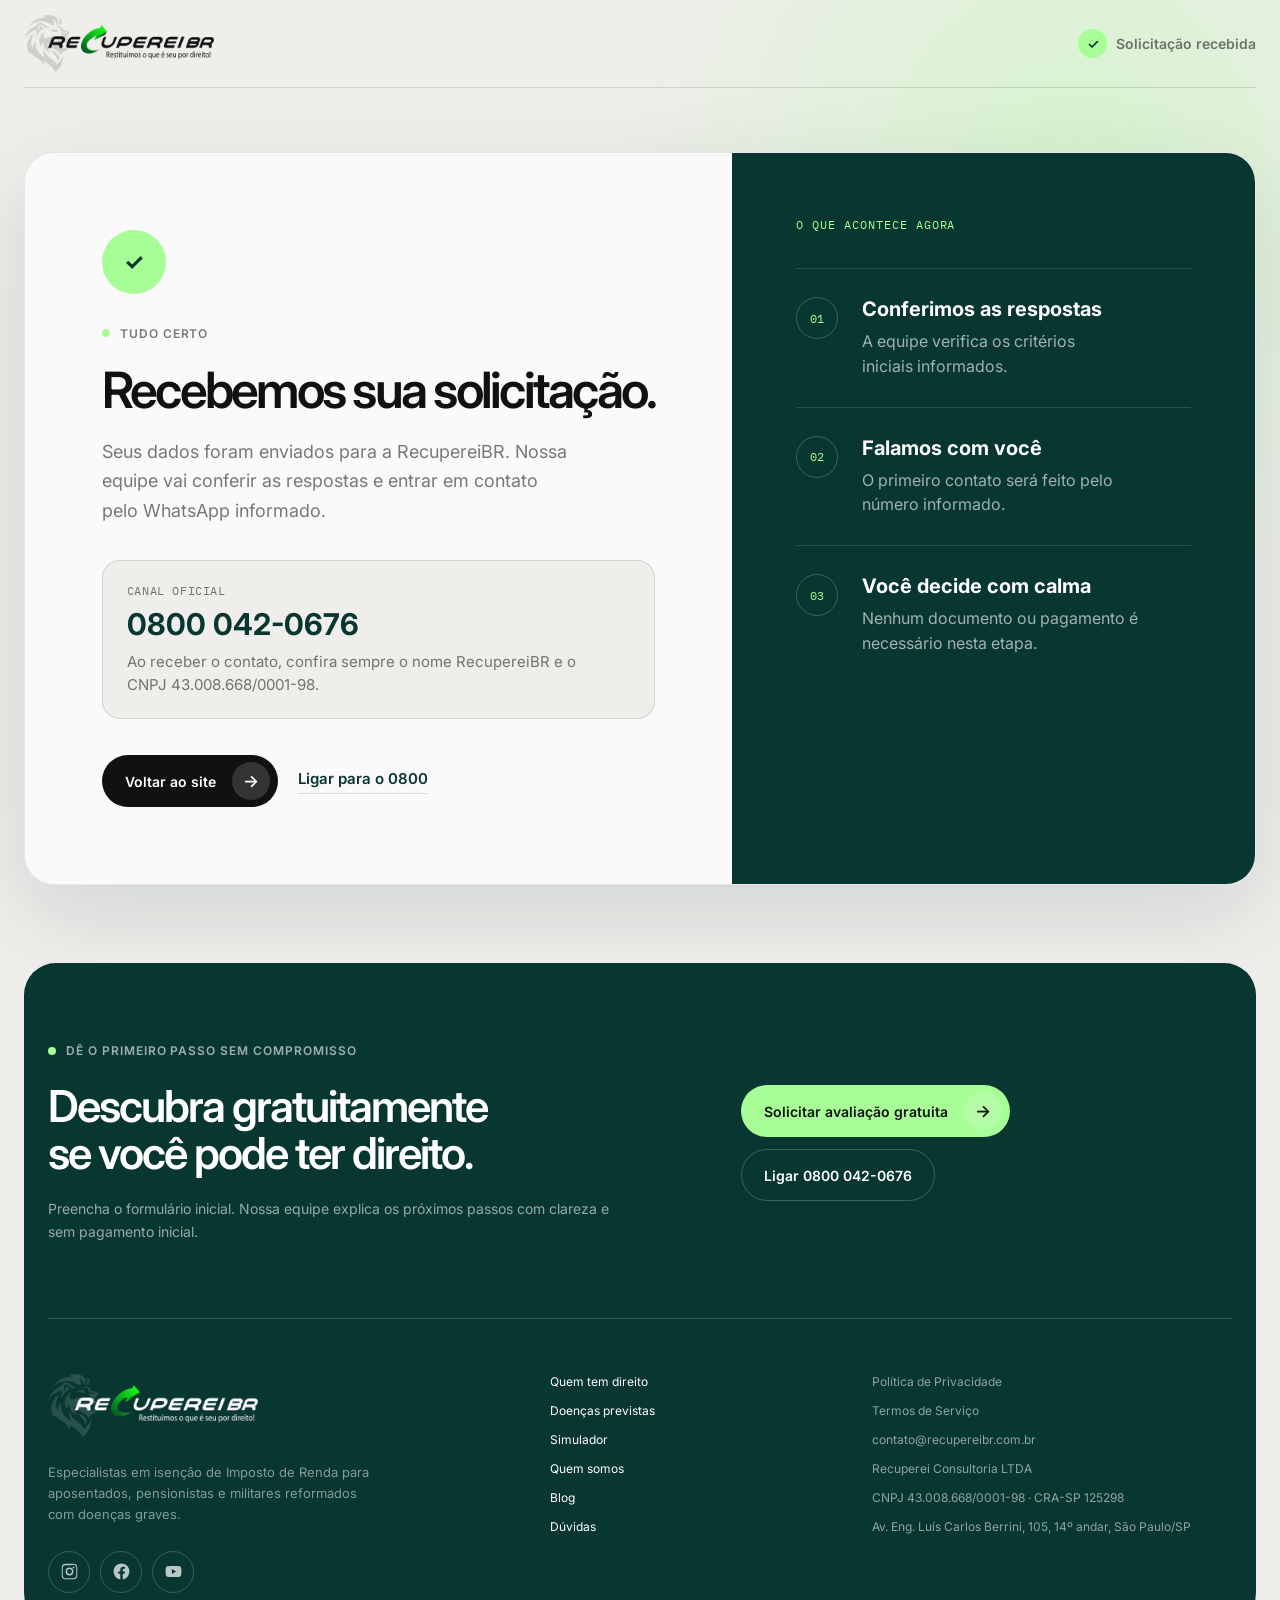
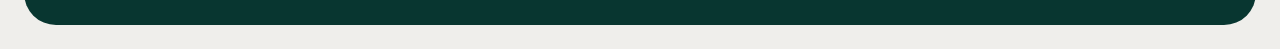
<file: obrigado-avaliacao.html>
<!DOCTYPE html>
<html lang="pt-BR">
<head>
  <meta charset="UTF-8">
  <meta name="viewport" content="width=device-width, initial-scale=1.0">
  <meta name="robots" content="noindex, nofollow">
  <meta name="description" content="Confirmação de recebimento da avaliação inicial da RecupereiBR.">
  <title>Solicitação recebida | RecupereiBR</title>
  <script src="tracking.js?v=20261021b"></script>
  <link rel="icon" href="favicon.ico" sizes="any">
  <link rel="icon" type="image/png" href="assets/favicon-512.png" sizes="512x512">
  <link rel="apple-touch-icon" href="assets/apple-touch-icon.png">
  <meta name="theme-color" content="#083630">
  <link rel="preconnect" href="https://fonts.googleapis.com">
  <link rel="preconnect" href="https://fonts.gstatic.com" crossorigin>
  <link href="https://fonts.googleapis.com/css2?family=IBM+Plex+Mono:wght@400;500&amp;family=Inter:wght@400;500;600;700&amp;display=swap" rel="stylesheet">
  <link rel="stylesheet" href="advisora.css">
  <link rel="stylesheet" href="obrigado.css">
  <link rel="stylesheet" href="footer.css">
</head>
<body class="thank-page" data-thank-type="avaliacao">
  <noscript><img height="1" width="1" style="display:none" alt=""
    src="https://www.facebook.com/tr?id=1069596948024447&amp;ev=PageView&amp;noscript=1"></noscript>
  <header class="thank-header">
    <a href="/" aria-label="RecupereiBR, voltar para a página inicial">
      <img class="header-logo" src="assets/recupereibr-logo.png" alt="RecupereiBR">
    </a>
    <span><i>✓</i> Solicitação recebida</span>
  </header>

  <main class="thank-shell">
    <section class="thank-card">
      <div class="thank-copy">
        <div class="thank-icon" aria-hidden="true">✓</div>
        <p class="eyebrow"><span></span> Tudo certo</p>
        <h1 id="thank-title">Recebemos sua solicitação.</h1>
        <p class="thank-lead">Seus dados foram enviados para a RecupereiBR. Nossa equipe vai conferir as respostas e entrar em contato pelo WhatsApp informado.</p>

        <div class="thank-official">
          <span>Canal oficial</span>
          <strong>0800 042-0676</strong>
          <p>Ao receber o contato, confira sempre o nome RecupereiBR e o CNPJ 43.008.668/0001-98.</p>
        </div>

        <div class="thank-actions">
          <a class="button button-dark" href="/">Voltar ao site <span class="button-dot">→</span></a>
          <a class="thank-phone" href="tel:08000420676">Ligar para o 0800</a>
        </div>
      </div>

      <aside class="thank-next" aria-label="Próximos passos">
        <p class="thank-next-label">O que acontece agora</p>
        <ol>
          <li><span>01</span><div><strong>Conferimos as respostas</strong><p>A equipe verifica os critérios iniciais informados.</p></div></li>
          <li><span>02</span><div><strong>Falamos com você</strong><p>O primeiro contato será feito pelo número informado.</p></div></li>
          <li><span>03</span><div><strong>Você decide com calma</strong><p>Nenhum documento ou pagamento é necessário nesta etapa.</p></div></li>
        </ol>
      </aside>
    </section>
  </main>

  <footer class="site-footer" id="contato">
    <div class="footer-cta">
      <div>
        <p class="footer-eyebrow"><span></span> Dê o primeiro passo sem compromisso</p>
        <h2>Descubra gratuitamente se você pode ter direito.</h2>
        <p>Preencha o formulário inicial. Nossa equipe explica os próximos passos com clareza e sem pagamento inicial.</p>
      </div>
      <div class="footer-actions">
        <a class="footer-button footer-button-primary" href="/avaliacao">Solicitar avaliação gratuita <i aria-hidden="true">&rarr;</i></a>
        <a class="footer-button footer-button-ghost" href="tel:08000420676">Ligar 0800 042-0676</a>
      </div>
    </div>

    <div class="footer-bottom" id="rodape">
      <div>
        <a class="footer-brand" href="/" aria-label="RecupereiBR, página inicial">
          <img class="footer-logo" src="assets/recupereibr-logo-white.png" alt="RecupereiBR">
        </a>
        <p>Especialistas em isenção de Imposto de Renda para aposentados, pensionistas e militares reformados com doenças graves.</p>
        <ul class="footer-social" aria-label="Redes sociais da RecupereiBR">
          <li>
            <a href="https://www.instagram.com/recupereibroficial/" target="_blank" rel="noopener noreferrer" aria-label="Instagram da RecupereiBR (abre em nova aba)">
              <svg viewBox="0 0 24 24" aria-hidden="true" focusable="false"><path d="M12 2.2c3.2 0 3.6 0 4.9.07 1.17.05 1.8.25 2.23.41.56.22.96.48 1.38.9.42.42.68.82.9 1.38.16.42.36 1.06.41 2.23.06 1.27.07 1.65.07 4.86s0 3.6-.07 4.86c-.05 1.17-.25 1.8-.41 2.23-.22.56-.48.96-.9 1.38-.42.42-.82.68-1.38.9-.42.16-1.06.36-2.23.41-1.27.06-1.65.07-4.86.07s-3.6 0-4.86-.07c-1.17-.05-1.8-.25-2.23-.41a3.7 3.7 0 0 1-1.38-.9 3.7 3.7 0 0 1-.9-1.38c-.16-.42-.36-1.06-.41-2.23C2.21 15.6 2.2 15.2 2.2 12s0-3.6.07-4.86c.05-1.17.25-1.8.41-2.23.22-.56.48-.96.9-1.38.42-.42.82-.68 1.38-.9.42-.16 1.06-.36 2.23-.41C8.45 2.21 8.83 2.2 12 2.2Zm0 1.8c-3.15 0-3.5 0-4.74.07-.9.04-1.38.19-1.7.31-.43.17-.73.37-1.05.69-.32.32-.52.62-.69 1.05-.12.32-.27.8-.31 1.7C3.44 8.5 3.43 8.85 3.43 12s0 3.5.08 4.74c.4.9.19 1.38.31 1.7.17.43.37.73.69 1.05.32.32.62.52 1.05.69.32.12.8.27 1.7.31 1.24.06 1.6.07 4.74.07s3.5 0 4.74-.07c.9-.04 1.38-.19 1.7-.31.43-.17.73-.37 1.05-.69.32-.32.52-.62.69-1.05.12-.32.27-.8.31-1.7.06-1.24.07-1.6.07-4.74s0-3.5-.07-4.74c-.04-.9-.19-1.38-.31-1.7a2.8 2.8 0 0 0-.69-1.05 2.8 2.8 0 0 0-1.05-.69c-.32-.12-.8-.27-1.7-.31C15.5 4 15.15 4 12 4Zm0 3.06a4.94 4.94 0 1 1 0 9.88 4.94 4.94 0 0 1 0-9.88Zm0 1.8a3.14 3.14 0 1 0 0 6.28 3.14 3.14 0 0 0 0-6.28Zm5.14-3.2a1.15 1.15 0 1 1 0 2.3 1.15 1.15 0 0 1 0-2.3Z"/></svg>
            </a>
          </li>
          <li>
            <a href="https://www.facebook.com/people/Recuperei-Br/61566419790726/" target="_blank" rel="noopener noreferrer" aria-label="Facebook da RecupereiBR (abre em nova aba)">
              <svg viewBox="0 0 24 24" aria-hidden="true" focusable="false"><path d="M22 12.06C22 6.5 17.52 2 12 2S2 6.5 2 12.06c0 5.02 3.66 9.18 8.44 9.94v-7.03H7.9v-2.9h2.54V9.85c0-2.52 1.5-3.9 3.77-3.9 1.1 0 2.24.19 2.24.19v2.47h-1.26c-1.24 0-1.63.78-1.63 1.57v1.88h2.78l-.45 2.9h-2.33v7.03C18.34 21.24 22 17.08 22 12.06Z"/></svg>
            </a>
          </li>
          <li>
            <a href="https://www.youtube.com/@Recupereibr/videos" target="_blank" rel="noopener noreferrer" aria-label="YouTube da RecupereiBR (abre em nova aba)">
              <svg viewBox="0 0 24 24" aria-hidden="true" focusable="false"><path d="M21.58 7.19a2.5 2.5 0 0 0-1.77-1.77C18.25 5 12 5 12 5s-6.25 0-7.81.42a2.5 2.5 0 0 0-1.77 1.77C2 8.75 2 12 2 12s0 3.25.42 4.81a2.5 2.5 0 0 0 1.77 1.77C5.75 19 12 19 12 19s6.25 0 7.81-.42a2.5 2.5 0 0 0 1.77-1.77C22 15.25 22 12 22 12s0-3.25-.42-4.81ZM10 15.02V8.98L15.2 12 10 15.02Z"/></svg>
            </a>
          </li>
        </ul>
      </div>
      <nav aria-label="Links do rodapé">
        <a href="/#direito">Quem tem direito</a>
        <a href="/#doencas">Doenças previstas</a>
        <a href="/#simulador">Simulador</a>
        <a href="/quem-somos">Quem somos</a>
        <a href="/blog">Blog</a>
        <a href="/#faq">Dúvidas</a>
      </nav>
      <div class="footer-meta">
        <a href="/privacidade">Política de Privacidade</a>
        <a href="/termos">Termos de Serviço</a>
        <a href="mailto:contato@recupereibr.com.br">contato@recupereibr.com.br</a>
        <span>Recuperei Consultoria LTDA</span>
        <span>CNPJ 43.008.668/0001-98 · CRA-SP 125298</span>
        <span>Av. Eng. Luís Carlos Berrini, 105, 14º andar, São Paulo/SP</span>
      </div>
    </div>
  </footer>

  <script src="obrigado.js"></script>
  <script type="text/javascript" async src="https://d335luupugsy2.cloudfront.net/js/loader-scripts/17696e2d-e23a-4e31-99c5-c5f0f1fdb09b-loader.js"></script>
</body>
</html>
</file>
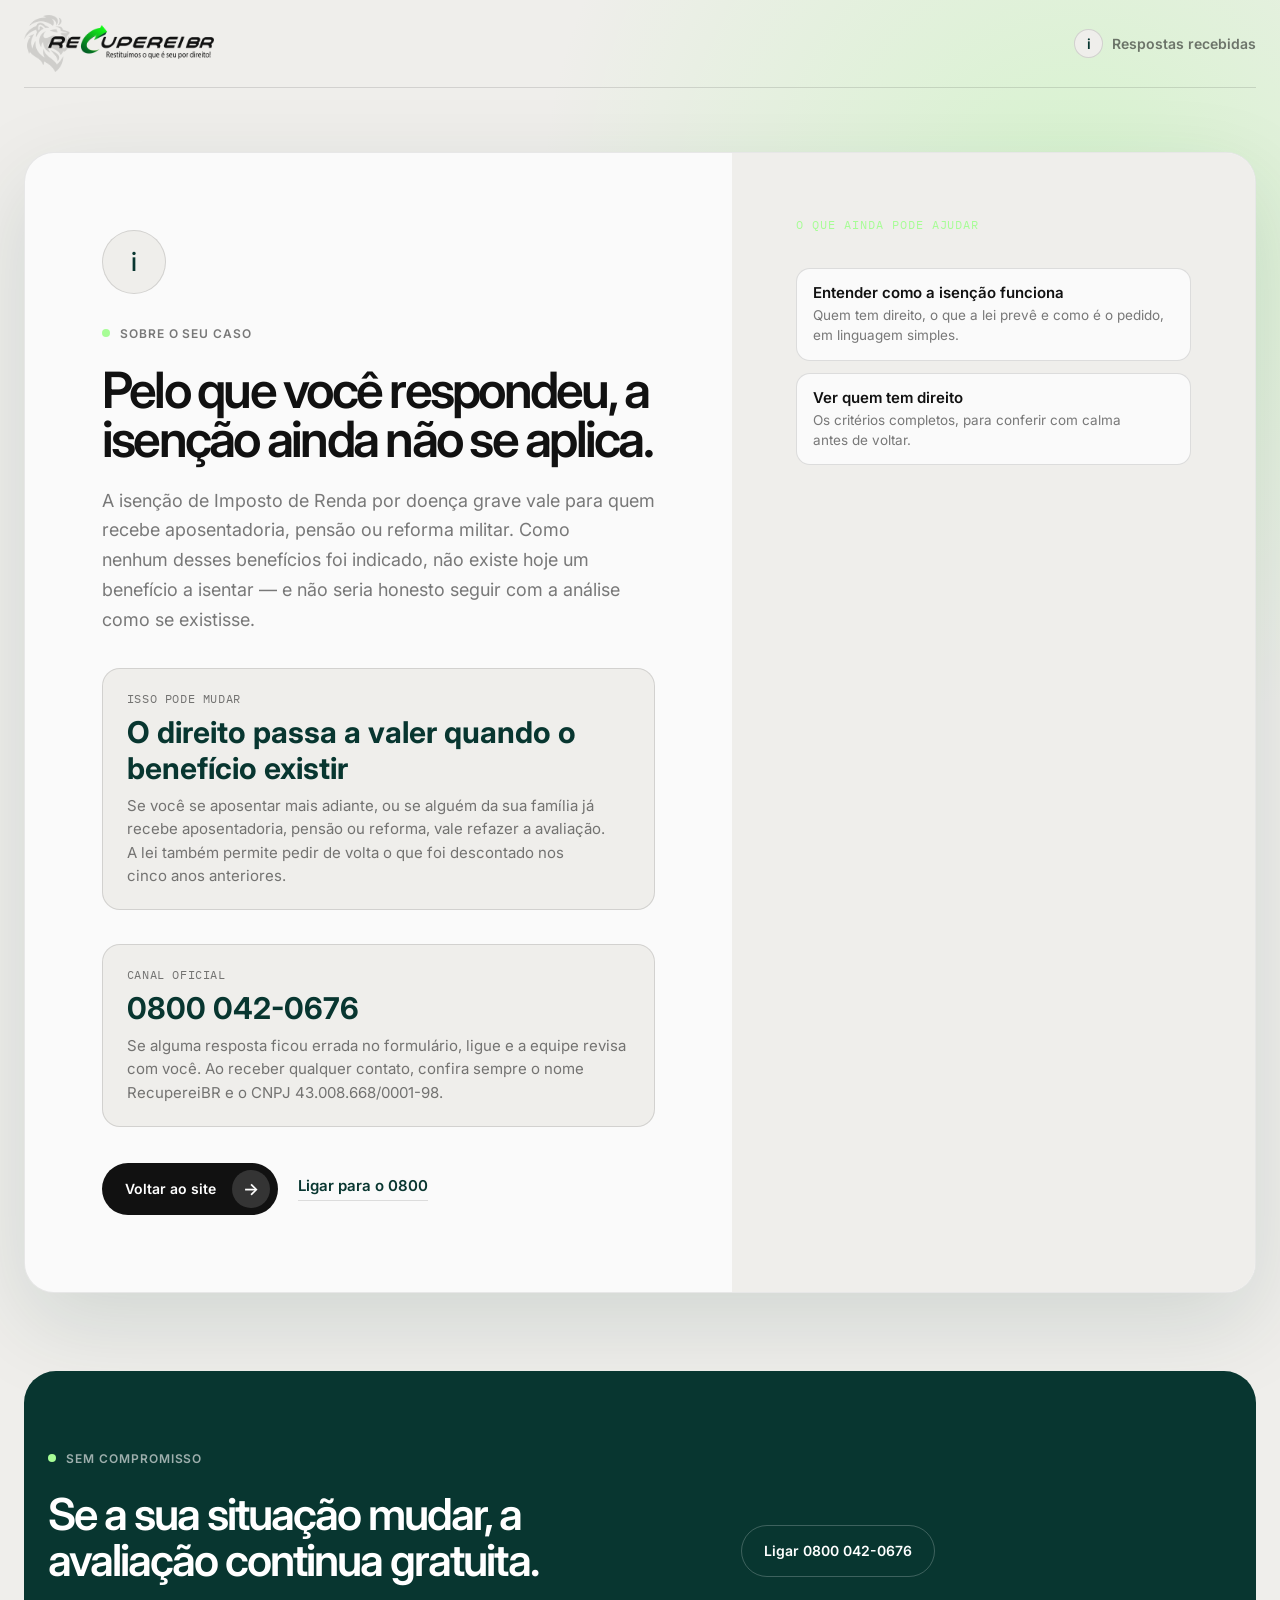
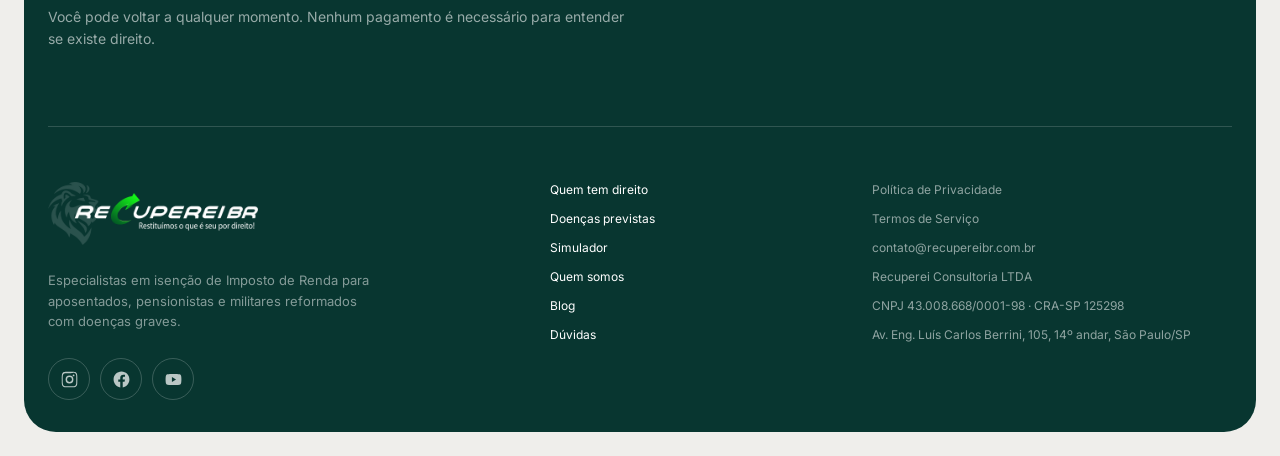
<file: obrigado-sem-beneficio.html>
<!DOCTYPE html>
<html lang="pt-BR">
<head>
  <meta charset="UTF-8">
  <meta name="viewport" content="width=device-width, initial-scale=1.0">
  <meta name="robots" content="noindex, nofollow">
  <meta name="description" content="Retorno da avaliação inicial da RecupereiBR.">
  <title>Respostas recebidas | RecupereiBR</title>
  <script src="tracking.js?v=20261021b"></script>
  <link rel="icon" href="favicon.ico" sizes="any">
  <link rel="icon" type="image/png" href="assets/favicon-512.png" sizes="512x512">
  <link rel="apple-touch-icon" href="assets/apple-touch-icon.png">
  <meta name="theme-color" content="#083630">
  <link rel="preconnect" href="https://fonts.googleapis.com">
  <link rel="preconnect" href="https://fonts.gstatic.com" crossorigin>
  <link href="https://fonts.googleapis.com/css2?family=IBM+Plex+Mono:wght@400;500&amp;family=Inter:wght@400;500;600;700&amp;display=swap" rel="stylesheet">
  <link rel="stylesheet" href="advisora.css">
  <link rel="stylesheet" href="obrigado.css">
  <link rel="stylesheet" href="footer.css">
</head>
<body class="thank-page thank-page-neutral" data-thank-type="sem-beneficio" data-lead-status="desqualificado">
  <noscript><img height="1" width="1" style="display:none" alt=""
    src="https://www.facebook.com/tr?id=1069596948024447&amp;ev=PageView&amp;noscript=1"></noscript>
  <header class="thank-header">
    <a href="/" aria-label="RecupereiBR, voltar para a página inicial">
      <img class="header-logo" src="assets/recupereibr-logo.png" alt="RecupereiBR">
    </a>
    <span><i>i</i> Respostas recebidas</span>
  </header>

  <main class="thank-shell">
    <section class="thank-card">
      <div class="thank-copy">
        <div class="thank-icon" aria-hidden="true">i</div>
        <p class="eyebrow"><span></span> Sobre o seu caso</p>
        <h1 id="thank-title">Pelo que você respondeu, a isenção ainda não se aplica.</h1>
        <p class="thank-lead">A isenção de Imposto de Renda por doença grave vale para quem recebe aposentadoria, pensão ou reforma militar. Como nenhum desses benefícios foi indicado, não existe hoje um benefício a isentar — e não seria honesto seguir com a análise como se existisse.</p>

        <div class="thank-official">
          <span>Isso pode mudar</span>
          <strong>O direito passa a valer quando o benefício existir</strong>
          <p>Se você se aposentar mais adiante, ou se alguém da sua família já recebe aposentadoria, pensão ou reforma, vale refazer a avaliação. A lei também permite pedir de volta o que foi descontado nos cinco anos anteriores.</p>
        </div>

        <div class="thank-official">
          <span>Canal oficial</span>
          <strong>0800 042-0676</strong>
          <p>Se alguma resposta ficou errada no formulário, ligue e a equipe revisa com você. Ao receber qualquer contato, confira sempre o nome RecupereiBR e o CNPJ 43.008.668/0001-98.</p>
        </div>

        <div class="thank-actions">
          <a class="button button-dark" href="/">Voltar ao site <span class="button-dot">→</span></a>
          <a class="thank-phone" href="tel:08000420676">Ligar para o 0800</a>
        </div>
      </div>

      <aside class="thank-next" aria-label="Outros caminhos">
        <p class="thank-next-label">O que ainda pode ajudar</p>
        <ul class="thank-alt-links">
          <li>
            <a href="/post-isencao-imposto-renda-doenca-grave">Entender como a isenção funciona
              <span>Quem tem direito, o que a lei prevê e como é o pedido, em linguagem simples.</span>
            </a>
          </li>
          <li>
            <a href="/#direito">Ver quem tem direito
              <span>Os critérios completos, para conferir com calma antes de voltar.</span>
            </a>
          </li>
        </ul>
      </aside>
    </section>
  </main>

  <footer class="site-footer" id="contato">
    <div class="footer-cta">
      <div>
        <p class="footer-eyebrow"><span></span> Sem compromisso</p>
        <h2>Se a sua situação mudar, a avaliação continua gratuita.</h2>
        <p>Você pode voltar a qualquer momento. Nenhum pagamento é necessário para entender se existe direito.</p>
      </div>
      <div class="footer-actions">
        <a class="footer-button footer-button-ghost" href="tel:08000420676">Ligar 0800 042-0676</a>
      </div>
    </div>

    <div class="footer-bottom" id="rodape">
      <div>
        <a class="footer-brand" href="/" aria-label="RecupereiBR, página inicial">
          <img class="footer-logo" src="assets/recupereibr-logo-white.png" alt="RecupereiBR">
        </a>
        <p>Especialistas em isenção de Imposto de Renda para aposentados, pensionistas e militares reformados com doenças graves.</p>
        <ul class="footer-social" aria-label="Redes sociais da RecupereiBR">
          <li>
            <a href="https://www.instagram.com/recupereibroficial/" target="_blank" rel="noopener noreferrer" aria-label="Instagram da RecupereiBR (abre em nova aba)">
              <svg viewBox="0 0 24 24" aria-hidden="true" focusable="false"><path d="M12 2.2c3.2 0 3.6 0 4.9.07 1.17.05 1.8.25 2.23.41.56.22.96.48 1.38.9.42.42.68.82.9 1.38.16.42.36 1.06.41 2.23.06 1.27.07 1.65.07 4.86s0 3.6-.07 4.86c-.05 1.17-.25 1.8-.41 2.23-.22.56-.48.96-.9 1.38-.42.42-.82.68-1.38.9-.42.16-1.06.36-2.23.41-1.27.06-1.65.07-4.86.07s-3.6 0-4.86-.07c-1.17-.05-1.8-.25-2.23-.41a3.7 3.7 0 0 1-1.38-.9 3.7 3.7 0 0 1-.9-1.38c-.16-.42-.36-1.06-.41-2.23C2.21 15.6 2.2 15.2 2.2 12s0-3.6.07-4.86c.05-1.17.25-1.8.41-2.23.22-.56.48-.96.9-1.38.42-.42.82-.68 1.38-.9.42-.16 1.06-.36 2.23-.41C8.45 2.21 8.83 2.2 12 2.2Zm0 1.8c-3.15 0-3.5 0-4.74.07-.9.04-1.38.19-1.7.31-.43.17-.73.37-1.05.69-.32.32-.52.62-.69 1.05-.12.32-.27.8-.31 1.7C3.44 8.5 3.43 8.85 3.43 12s0 3.5.08 4.74c.4.9.19 1.38.31 1.7.17.43.37.73.69 1.05.32.32.62.52 1.05.69.32.12.8.27 1.7.31 1.24.06 1.6.07 4.74.07s3.5 0 4.74-.07c.9-.04 1.38-.19 1.7-.31.43-.17.73-.37 1.05-.69.32-.32.52-.62.69-1.05.12-.32.27-.8.31-1.7.06-1.24.07-1.6.07-4.74s0-3.5-.07-4.74c-.04-.9-.19-1.38-.31-1.7a2.8 2.8 0 0 0-.69-1.05 2.8 2.8 0 0 0-1.05-.69c-.32-.12-.8-.27-1.7-.31C15.5 4 15.15 4 12 4Zm0 3.06a4.94 4.94 0 1 1 0 9.88 4.94 4.94 0 0 1 0-9.88Zm0 1.8a3.14 3.14 0 1 0 0 6.28 3.14 3.14 0 0 0 0-6.28Zm5.14-3.2a1.15 1.15 0 1 1 0 2.3 1.15 1.15 0 0 1 0-2.3Z"/></svg>
            </a>
          </li>
          <li>
            <a href="https://www.facebook.com/people/Recuperei-Br/61566419790726/" target="_blank" rel="noopener noreferrer" aria-label="Facebook da RecupereiBR (abre em nova aba)">
              <svg viewBox="0 0 24 24" aria-hidden="true" focusable="false"><path d="M22 12.06C22 6.5 17.52 2 12 2S2 6.5 2 12.06c0 5.02 3.66 9.18 8.44 9.94v-7.03H7.9v-2.9h2.54V9.85c0-2.52 1.5-3.9 3.77-3.9 1.1 0 2.24.19 2.24.19v2.47h-1.26c-1.24 0-1.63.78-1.63 1.57v1.88h2.78l-.45 2.9h-2.33v7.03C18.34 21.24 22 17.08 22 12.06Z"/></svg>
            </a>
          </li>
          <li>
            <a href="https://www.youtube.com/@Recupereibr/videos" target="_blank" rel="noopener noreferrer" aria-label="YouTube da RecupereiBR (abre em nova aba)">
              <svg viewBox="0 0 24 24" aria-hidden="true" focusable="false"><path d="M21.58 7.19a2.5 2.5 0 0 0-1.77-1.77C18.25 5 12 5 12 5s-6.25 0-7.81.42a2.5 2.5 0 0 0-1.77 1.77C2 8.75 2 12 2 12s0 3.25.42 4.81a2.5 2.5 0 0 0 1.77 1.77C5.75 19 12 19 12 19s6.25 0 7.81-.42a2.5 2.5 0 0 0 1.77-1.77C22 15.25 22 12 22 12s0-3.25-.42-4.81ZM10 15.02V8.98L15.2 12 10 15.02Z"/></svg>
            </a>
          </li>
        </ul>
      </div>
      <nav aria-label="Links do rodapé">
        <a href="/#direito">Quem tem direito</a>
        <a href="/#doencas">Doenças previstas</a>
        <a href="/#simulador">Simulador</a>
        <a href="/quem-somos">Quem somos</a>
        <a href="/blog">Blog</a>
        <a href="/#faq">Dúvidas</a>
      </nav>
      <div class="footer-meta">
        <a href="/privacidade">Política de Privacidade</a>
        <a href="/termos">Termos de Serviço</a>
        <a href="mailto:contato@recupereibr.com.br">contato@recupereibr.com.br</a>
        <span>Recuperei Consultoria LTDA</span>
        <span>CNPJ 43.008.668/0001-98 · CRA-SP 125298</span>
        <span>Av. Eng. Luís Carlos Berrini, 105, 14º andar, São Paulo/SP</span>
      </div>
    </div>
  </footer>

  <script src="obrigado.js"></script>
  <script type="text/javascript" async src="https://d335luupugsy2.cloudfront.net/js/loader-scripts/17696e2d-e23a-4e31-99c5-c5f0f1fdb09b-loader.js"></script>
</body>
</html>
</file>
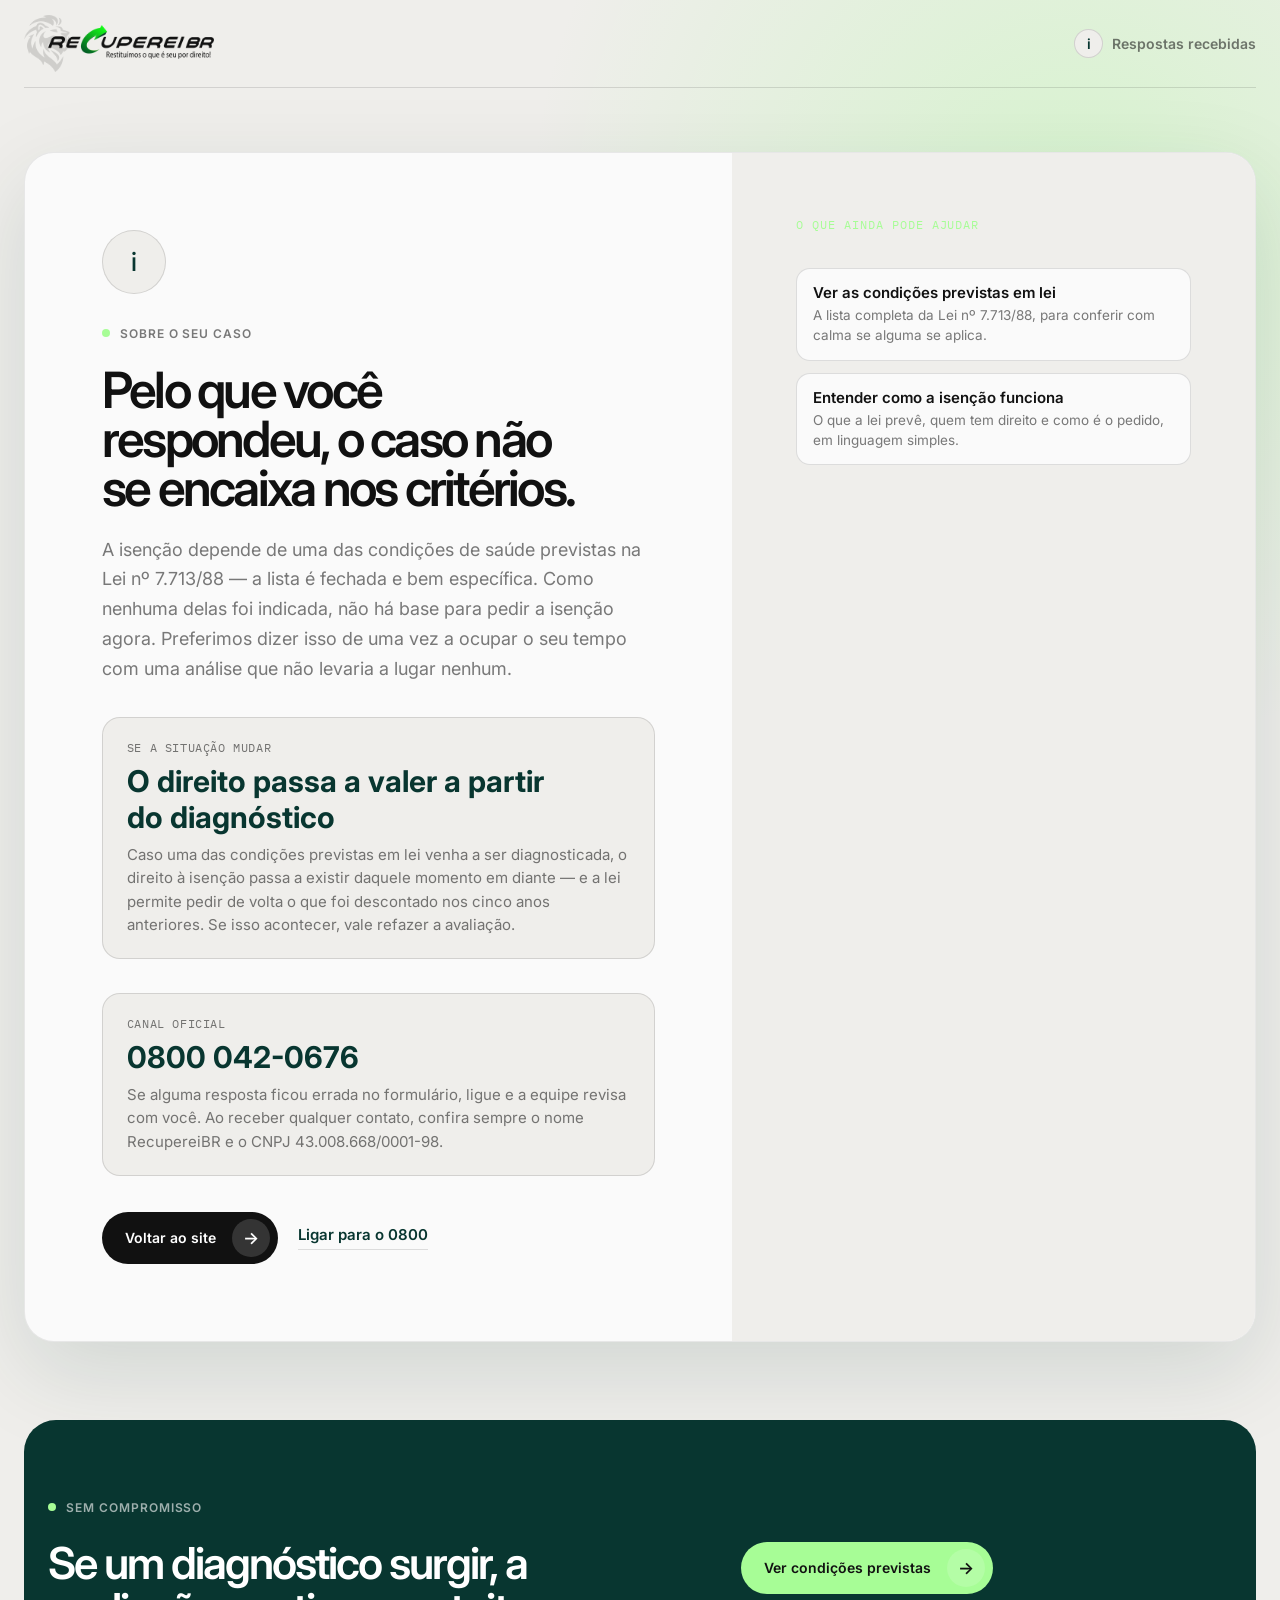
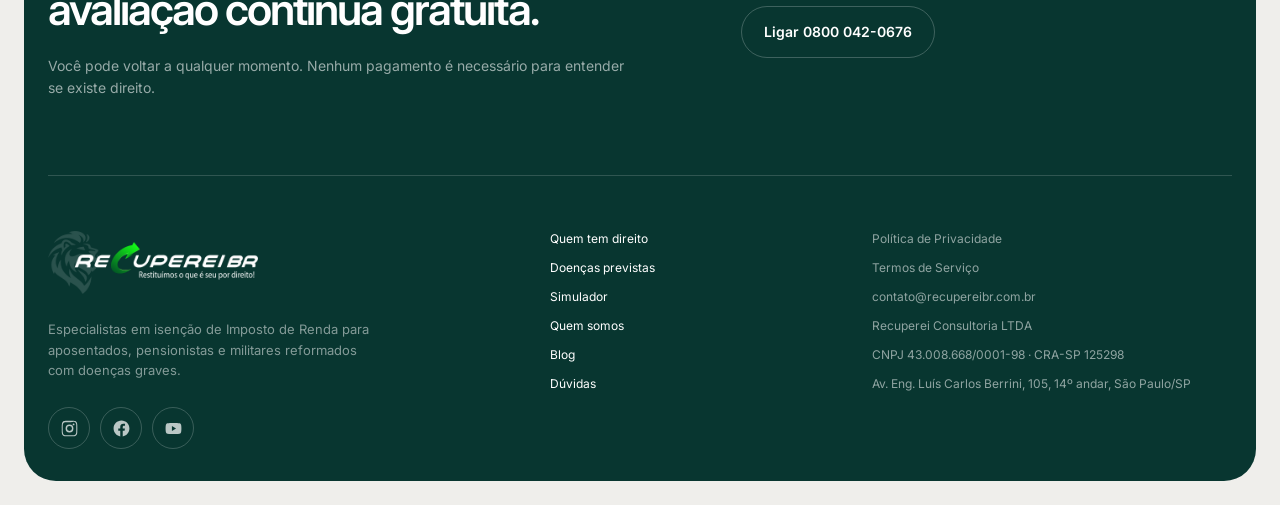
<file: obrigado-sem-condicao.html>
<!DOCTYPE html>
<html lang="pt-BR">
<head>
  <meta charset="UTF-8">
  <meta name="viewport" content="width=device-width, initial-scale=1.0">
  <meta name="robots" content="noindex, nofollow">
  <meta name="description" content="Retorno da avaliação inicial da RecupereiBR.">
  <title>Respostas recebidas | RecupereiBR</title>
  <script src="tracking.js?v=20261021b"></script>
  <link rel="icon" href="favicon.ico" sizes="any">
  <link rel="icon" type="image/png" href="assets/favicon-512.png" sizes="512x512">
  <link rel="apple-touch-icon" href="assets/apple-touch-icon.png">
  <meta name="theme-color" content="#083630">
  <link rel="preconnect" href="https://fonts.googleapis.com">
  <link rel="preconnect" href="https://fonts.gstatic.com" crossorigin>
  <link href="https://fonts.googleapis.com/css2?family=IBM+Plex+Mono:wght@400;500&amp;family=Inter:wght@400;500;600;700&amp;display=swap" rel="stylesheet">
  <link rel="stylesheet" href="advisora.css">
  <link rel="stylesheet" href="obrigado.css">
  <link rel="stylesheet" href="footer.css">
</head>
<body class="thank-page thank-page-neutral" data-thank-type="sem-condicao" data-lead-status="desqualificado">
  <noscript><img height="1" width="1" style="display:none" alt=""
    src="https://www.facebook.com/tr?id=1069596948024447&amp;ev=PageView&amp;noscript=1"></noscript>
  <header class="thank-header">
    <a href="/" aria-label="RecupereiBR, voltar para a página inicial">
      <img class="header-logo" src="assets/recupereibr-logo.png" alt="RecupereiBR">
    </a>
    <span><i>i</i> Respostas recebidas</span>
  </header>

  <main class="thank-shell">
    <section class="thank-card">
      <div class="thank-copy">
        <div class="thank-icon" aria-hidden="true">i</div>
        <p class="eyebrow"><span></span> Sobre o seu caso</p>
        <h1 id="thank-title">Pelo que você respondeu, o caso não se encaixa nos critérios.</h1>
        <p class="thank-lead">A isenção depende de uma das condições de saúde previstas na Lei nº 7.713/88 — a lista é fechada e bem específica. Como nenhuma delas foi indicada, não há base para pedir a isenção agora. Preferimos dizer isso de uma vez a ocupar o seu tempo com uma análise que não levaria a lugar nenhum.</p>

        <div class="thank-official">
          <span>Se a situação mudar</span>
          <strong>O direito passa a valer a partir do diagnóstico</strong>
          <p>Caso uma das condições previstas em lei venha a ser diagnosticada, o direito à isenção passa a existir daquele momento em diante — e a lei permite pedir de volta o que foi descontado nos cinco anos anteriores. Se isso acontecer, vale refazer a avaliação.</p>
        </div>

        <div class="thank-official">
          <span>Canal oficial</span>
          <strong>0800 042-0676</strong>
          <p>Se alguma resposta ficou errada no formulário, ligue e a equipe revisa com você. Ao receber qualquer contato, confira sempre o nome RecupereiBR e o CNPJ 43.008.668/0001-98.</p>
        </div>

        <div class="thank-actions">
          <a class="button button-dark" href="/">Voltar ao site <span class="button-dot">→</span></a>
          <a class="thank-phone" href="tel:08000420676">Ligar para o 0800</a>
        </div>
      </div>

      <aside class="thank-next" aria-label="Outros caminhos">
        <p class="thank-next-label">O que ainda pode ajudar</p>
        <ul class="thank-alt-links">
          <li>
            <a href="/#doencas">Ver as condições previstas em lei
              <span>A lista completa da Lei nº 7.713/88, para conferir com calma se alguma se aplica.</span>
            </a>
          </li>
          <li>
            <a href="/post-isencao-imposto-renda-doenca-grave">Entender como a isenção funciona
              <span>O que a lei prevê, quem tem direito e como é o pedido, em linguagem simples.</span>
            </a>
          </li>
        </ul>
      </aside>
    </section>
  </main>

  <footer class="site-footer" id="contato">
    <div class="footer-cta">
      <div>
        <p class="footer-eyebrow"><span></span> Sem compromisso</p>
        <h2>Se um diagnóstico surgir, a avaliação continua gratuita.</h2>
        <p>Você pode voltar a qualquer momento. Nenhum pagamento é necessário para entender se existe direito.</p>
      </div>
      <div class="footer-actions">
        <a class="footer-button footer-button-primary" href="/#doencas">Ver condições previstas <i aria-hidden="true">&rarr;</i></a>
        <a class="footer-button footer-button-ghost" href="tel:08000420676">Ligar 0800 042-0676</a>
      </div>
    </div>

    <div class="footer-bottom" id="rodape">
      <div>
        <a class="footer-brand" href="/" aria-label="RecupereiBR, página inicial">
          <img class="footer-logo" src="assets/recupereibr-logo-white.png" alt="RecupereiBR">
        </a>
        <p>Especialistas em isenção de Imposto de Renda para aposentados, pensionistas e militares reformados com doenças graves.</p>
        <ul class="footer-social" aria-label="Redes sociais da RecupereiBR">
          <li>
            <a href="https://www.instagram.com/recupereibroficial/" target="_blank" rel="noopener noreferrer" aria-label="Instagram da RecupereiBR (abre em nova aba)">
              <svg viewBox="0 0 24 24" aria-hidden="true" focusable="false"><path d="M12 2.2c3.2 0 3.6 0 4.9.07 1.17.05 1.8.25 2.23.41.56.22.96.48 1.38.9.42.42.68.82.9 1.38.16.42.36 1.06.41 2.23.06 1.27.07 1.65.07 4.86s0 3.6-.07 4.86c-.05 1.17-.25 1.8-.41 2.23-.22.56-.48.96-.9 1.38-.42.42-.82.68-1.38.9-.42.16-1.06.36-2.23.41-1.27.06-1.65.07-4.86.07s-3.6 0-4.86-.07c-1.17-.05-1.8-.25-2.23-.41a3.7 3.7 0 0 1-1.38-.9 3.7 3.7 0 0 1-.9-1.38c-.16-.42-.36-1.06-.41-2.23C2.21 15.6 2.2 15.2 2.2 12s0-3.6.07-4.86c.05-1.17.25-1.8.41-2.23.22-.56.48-.96.9-1.38.42-.42.82-.68 1.38-.9.42-.16 1.06-.36 2.23-.41C8.45 2.21 8.83 2.2 12 2.2Zm0 1.8c-3.15 0-3.5 0-4.74.07-.9.04-1.38.19-1.7.31-.43.17-.73.37-1.05.69-.32.32-.52.62-.69 1.05-.12.32-.27.8-.31 1.7C3.44 8.5 3.43 8.85 3.43 12s0 3.5.08 4.74c.4.9.19 1.38.31 1.7.17.43.37.73.69 1.05.32.32.62.52 1.05.69.32.12.8.27 1.7.31 1.24.06 1.6.07 4.74.07s3.5 0 4.74-.07c.9-.04 1.38-.19 1.7-.31.43-.17.73-.37 1.05-.69.32-.32.52-.62.69-1.05.12-.32.27-.8.31-1.7.06-1.24.07-1.6.07-4.74s0-3.5-.07-4.74c-.04-.9-.19-1.38-.31-1.7a2.8 2.8 0 0 0-.69-1.05 2.8 2.8 0 0 0-1.05-.69c-.32-.12-.8-.27-1.7-.31C15.5 4 15.15 4 12 4Zm0 3.06a4.94 4.94 0 1 1 0 9.88 4.94 4.94 0 0 1 0-9.88Zm0 1.8a3.14 3.14 0 1 0 0 6.28 3.14 3.14 0 0 0 0-6.28Zm5.14-3.2a1.15 1.15 0 1 1 0 2.3 1.15 1.15 0 0 1 0-2.3Z"/></svg>
            </a>
          </li>
          <li>
            <a href="https://www.facebook.com/people/Recuperei-Br/61566419790726/" target="_blank" rel="noopener noreferrer" aria-label="Facebook da RecupereiBR (abre em nova aba)">
              <svg viewBox="0 0 24 24" aria-hidden="true" focusable="false"><path d="M22 12.06C22 6.5 17.52 2 12 2S2 6.5 2 12.06c0 5.02 3.66 9.18 8.44 9.94v-7.03H7.9v-2.9h2.54V9.85c0-2.52 1.5-3.9 3.77-3.9 1.1 0 2.24.19 2.24.19v2.47h-1.26c-1.24 0-1.63.78-1.63 1.57v1.88h2.78l-.45 2.9h-2.33v7.03C18.34 21.24 22 17.08 22 12.06Z"/></svg>
            </a>
          </li>
          <li>
            <a href="https://www.youtube.com/@Recupereibr/videos" target="_blank" rel="noopener noreferrer" aria-label="YouTube da RecupereiBR (abre em nova aba)">
              <svg viewBox="0 0 24 24" aria-hidden="true" focusable="false"><path d="M21.58 7.19a2.5 2.5 0 0 0-1.77-1.77C18.25 5 12 5 12 5s-6.25 0-7.81.42a2.5 2.5 0 0 0-1.77 1.77C2 8.75 2 12 2 12s0 3.25.42 4.81a2.5 2.5 0 0 0 1.77 1.77C5.75 19 12 19 12 19s6.25 0 7.81-.42a2.5 2.5 0 0 0 1.77-1.77C22 15.25 22 12 22 12s0-3.25-.42-4.81ZM10 15.02V8.98L15.2 12 10 15.02Z"/></svg>
            </a>
          </li>
        </ul>
      </div>
      <nav aria-label="Links do rodapé">
        <a href="/#direito">Quem tem direito</a>
        <a href="/#doencas">Doenças previstas</a>
        <a href="/#simulador">Simulador</a>
        <a href="/quem-somos">Quem somos</a>
        <a href="/blog">Blog</a>
        <a href="/#faq">Dúvidas</a>
      </nav>
      <div class="footer-meta">
        <a href="/privacidade">Política de Privacidade</a>
        <a href="/termos">Termos de Serviço</a>
        <a href="mailto:contato@recupereibr.com.br">contato@recupereibr.com.br</a>
        <span>Recuperei Consultoria LTDA</span>
        <span>CNPJ 43.008.668/0001-98 · CRA-SP 125298</span>
        <span>Av. Eng. Luís Carlos Berrini, 105, 14º andar, São Paulo/SP</span>
      </div>
    </div>
  </footer>

  <script src="obrigado.js"></script>
  <script type="text/javascript" async src="https://d335luupugsy2.cloudfront.net/js/loader-scripts/17696e2d-e23a-4e31-99c5-c5f0f1fdb09b-loader.js"></script>
</body>
</html>
</file>
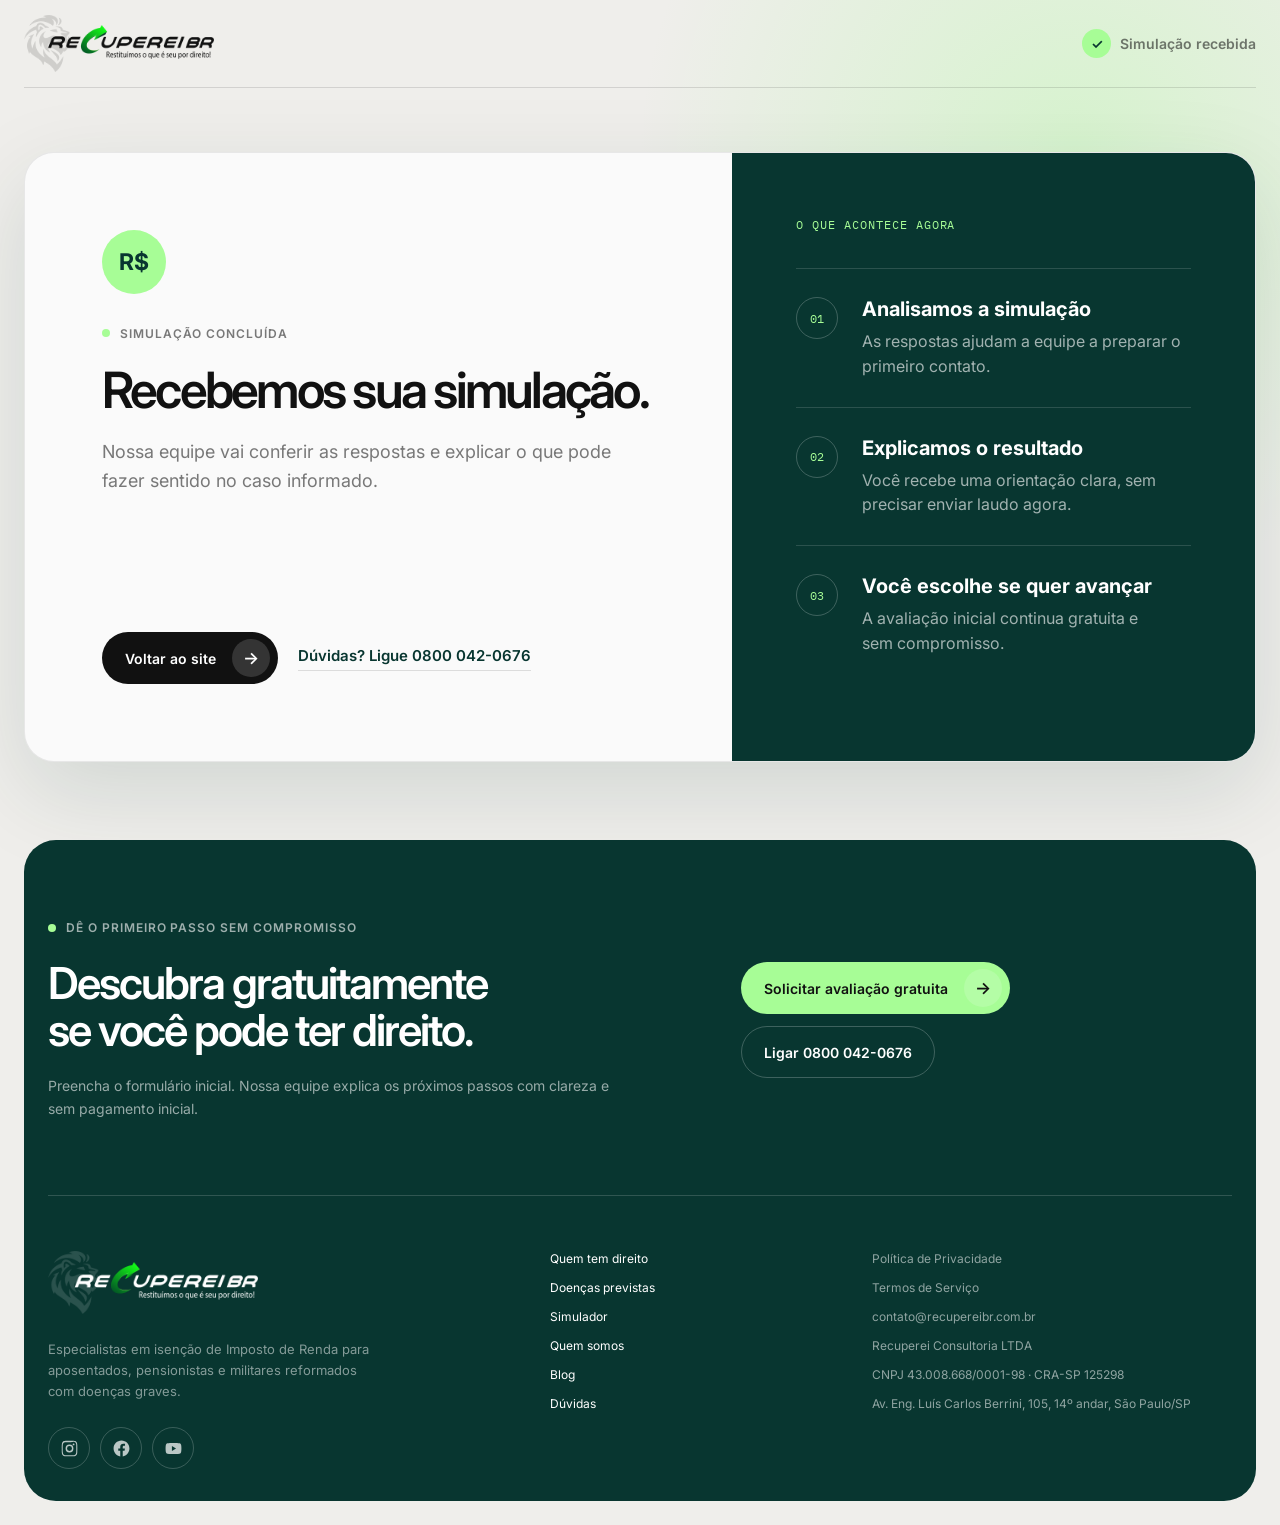
<file: obrigado-simulacao.html>
<!DOCTYPE html>
<html lang="pt-BR">
<head>
  <meta charset="UTF-8">
  <meta name="viewport" content="width=device-width, initial-scale=1.0">
  <meta name="robots" content="noindex, nofollow">
  <meta name="description" content="Confirmação de recebimento da simulação da RecupereiBR.">
  <title>Simulação recebida | RecupereiBR</title>
  <script src="tracking.js?v=20261021b"></script>
  <link rel="icon" href="favicon.ico" sizes="any">
  <link rel="icon" type="image/png" href="assets/favicon-512.png" sizes="512x512">
  <link rel="apple-touch-icon" href="assets/apple-touch-icon.png">
  <meta name="theme-color" content="#083630">
  <link rel="preconnect" href="https://fonts.googleapis.com">
  <link rel="preconnect" href="https://fonts.gstatic.com" crossorigin>
  <link href="https://fonts.googleapis.com/css2?family=IBM+Plex+Mono:wght@400;500&amp;family=Inter:wght@400;500;600;700&amp;display=swap" rel="stylesheet">
  <link rel="stylesheet" href="advisora.css">
  <link rel="stylesheet" href="obrigado.css">
  <link rel="stylesheet" href="footer.css">
</head>
<body class="thank-page thank-simulation" data-thank-type="simulacao">
  <noscript><img height="1" width="1" style="display:none" alt=""
    src="https://www.facebook.com/tr?id=1069596948024447&amp;ev=PageView&amp;noscript=1"></noscript>
  <header class="thank-header">
    <a href="/" aria-label="RecupereiBR, voltar para a página inicial">
      <img class="header-logo" src="assets/recupereibr-logo.png" alt="RecupereiBR">
    </a>
    <span><i>✓</i> Simulação recebida</span>
  </header>

  <main class="thank-shell">
    <section class="thank-card">
      <div class="thank-copy">
        <div class="thank-icon" aria-hidden="true">R$</div>
        <p class="eyebrow"><span></span> Simulação concluída</p>
        <h1 id="thank-title">Recebemos sua simulação.</h1>
        <p class="thank-lead">Nossa equipe vai conferir as respostas e explicar o que pode fazer sentido no caso informado.</p>

        <div class="thank-estimate" id="thank-estimate-box" hidden>
          <span>Estimativa ilustrativa em cinco anos</span>
          <strong id="thank-estimate">R$ 0</strong>
          <p>Este valor não representa promessa de restituição. O resultado real depende da data do diagnóstico, dos pagamentos e da análise individual.</p>
        </div>

        <div class="thank-actions">
          <a class="button button-dark" href="/">Voltar ao site <span class="button-dot">→</span></a>
          <a class="thank-phone" href="tel:08000420676">Dúvidas? Ligue 0800 042-0676</a>
        </div>
      </div>

      <aside class="thank-next" aria-label="Próximos passos">
        <p class="thank-next-label">O que acontece agora</p>
        <ol>
          <li><span>01</span><div><strong>Analisamos a simulação</strong><p>As respostas ajudam a equipe a preparar o primeiro contato.</p></div></li>
          <li><span>02</span><div><strong>Explicamos o resultado</strong><p>Você recebe uma orientação clara, sem precisar enviar laudo agora.</p></div></li>
          <li><span>03</span><div><strong>Você escolhe se quer avançar</strong><p>A avaliação inicial continua gratuita e sem compromisso.</p></div></li>
        </ol>
      </aside>
    </section>
  </main>

  <footer class="site-footer" id="contato">
    <div class="footer-cta">
      <div>
        <p class="footer-eyebrow"><span></span> Dê o primeiro passo sem compromisso</p>
        <h2>Descubra gratuitamente se você pode ter direito.</h2>
        <p>Preencha o formulário inicial. Nossa equipe explica os próximos passos com clareza e sem pagamento inicial.</p>
      </div>
      <div class="footer-actions">
        <a class="footer-button footer-button-primary" href="/avaliacao">Solicitar avaliação gratuita <i aria-hidden="true">&rarr;</i></a>
        <a class="footer-button footer-button-ghost" href="tel:08000420676">Ligar 0800 042-0676</a>
      </div>
    </div>

    <div class="footer-bottom" id="rodape">
      <div>
        <a class="footer-brand" href="/" aria-label="RecupereiBR, página inicial">
          <img class="footer-logo" src="assets/recupereibr-logo-white.png" alt="RecupereiBR">
        </a>
        <p>Especialistas em isenção de Imposto de Renda para aposentados, pensionistas e militares reformados com doenças graves.</p>
        <ul class="footer-social" aria-label="Redes sociais da RecupereiBR">
          <li>
            <a href="https://www.instagram.com/recupereibroficial/" target="_blank" rel="noopener noreferrer" aria-label="Instagram da RecupereiBR (abre em nova aba)">
              <svg viewBox="0 0 24 24" aria-hidden="true" focusable="false"><path d="M12 2.2c3.2 0 3.6 0 4.9.07 1.17.05 1.8.25 2.23.41.56.22.96.48 1.38.9.42.42.68.82.9 1.38.16.42.36 1.06.41 2.23.06 1.27.07 1.65.07 4.86s0 3.6-.07 4.86c-.05 1.17-.25 1.8-.41 2.23-.22.56-.48.96-.9 1.38-.42.42-.82.68-1.38.9-.42.16-1.06.36-2.23.41-1.27.06-1.65.07-4.86.07s-3.6 0-4.86-.07c-1.17-.05-1.8-.25-2.23-.41a3.7 3.7 0 0 1-1.38-.9 3.7 3.7 0 0 1-.9-1.38c-.16-.42-.36-1.06-.41-2.23C2.21 15.6 2.2 15.2 2.2 12s0-3.6.07-4.86c.05-1.17.25-1.8.41-2.23.22-.56.48-.96.9-1.38.42-.42.82-.68 1.38-.9.42-.16 1.06-.36 2.23-.41C8.45 2.21 8.83 2.2 12 2.2Zm0 1.8c-3.15 0-3.5 0-4.74.07-.9.04-1.38.19-1.7.31-.43.17-.73.37-1.05.69-.32.32-.52.62-.69 1.05-.12.32-.27.8-.31 1.7C3.44 8.5 3.43 8.85 3.43 12s0 3.5.08 4.74c.4.9.19 1.38.31 1.7.17.43.37.73.69 1.05.32.32.62.52 1.05.69.32.12.8.27 1.7.31 1.24.06 1.6.07 4.74.07s3.5 0 4.74-.07c.9-.04 1.38-.19 1.7-.31.43-.17.73-.37 1.05-.69.32-.32.52-.62.69-1.05.12-.32.27-.8.31-1.7.06-1.24.07-1.6.07-4.74s0-3.5-.07-4.74c-.04-.9-.19-1.38-.31-1.7a2.8 2.8 0 0 0-.69-1.05 2.8 2.8 0 0 0-1.05-.69c-.32-.12-.8-.27-1.7-.31C15.5 4 15.15 4 12 4Zm0 3.06a4.94 4.94 0 1 1 0 9.88 4.94 4.94 0 0 1 0-9.88Zm0 1.8a3.14 3.14 0 1 0 0 6.28 3.14 3.14 0 0 0 0-6.28Zm5.14-3.2a1.15 1.15 0 1 1 0 2.3 1.15 1.15 0 0 1 0-2.3Z"/></svg>
            </a>
          </li>
          <li>
            <a href="https://www.facebook.com/people/Recuperei-Br/61566419790726/" target="_blank" rel="noopener noreferrer" aria-label="Facebook da RecupereiBR (abre em nova aba)">
              <svg viewBox="0 0 24 24" aria-hidden="true" focusable="false"><path d="M22 12.06C22 6.5 17.52 2 12 2S2 6.5 2 12.06c0 5.02 3.66 9.18 8.44 9.94v-7.03H7.9v-2.9h2.54V9.85c0-2.52 1.5-3.9 3.77-3.9 1.1 0 2.24.19 2.24.19v2.47h-1.26c-1.24 0-1.63.78-1.63 1.57v1.88h2.78l-.45 2.9h-2.33v7.03C18.34 21.24 22 17.08 22 12.06Z"/></svg>
            </a>
          </li>
          <li>
            <a href="https://www.youtube.com/@Recupereibr/videos" target="_blank" rel="noopener noreferrer" aria-label="YouTube da RecupereiBR (abre em nova aba)">
              <svg viewBox="0 0 24 24" aria-hidden="true" focusable="false"><path d="M21.58 7.19a2.5 2.5 0 0 0-1.77-1.77C18.25 5 12 5 12 5s-6.25 0-7.81.42a2.5 2.5 0 0 0-1.77 1.77C2 8.75 2 12 2 12s0 3.25.42 4.81a2.5 2.5 0 0 0 1.77 1.77C5.75 19 12 19 12 19s6.25 0 7.81-.42a2.5 2.5 0 0 0 1.77-1.77C22 15.25 22 12 22 12s0-3.25-.42-4.81ZM10 15.02V8.98L15.2 12 10 15.02Z"/></svg>
            </a>
          </li>
        </ul>
      </div>
      <nav aria-label="Links do rodapé">
        <a href="/#direito">Quem tem direito</a>
        <a href="/#doencas">Doenças previstas</a>
        <a href="/#simulador">Simulador</a>
        <a href="/quem-somos">Quem somos</a>
        <a href="/blog">Blog</a>
        <a href="/#faq">Dúvidas</a>
      </nav>
      <div class="footer-meta">
        <a href="/privacidade">Política de Privacidade</a>
        <a href="/termos">Termos de Serviço</a>
        <a href="mailto:contato@recupereibr.com.br">contato@recupereibr.com.br</a>
        <span>Recuperei Consultoria LTDA</span>
        <span>CNPJ 43.008.668/0001-98 · CRA-SP 125298</span>
        <span>Av. Eng. Luís Carlos Berrini, 105, 14º andar, São Paulo/SP</span>
      </div>
    </div>
  </footer>

  <script src="obrigado.js"></script>
  <script type="text/javascript" async src="https://d335luupugsy2.cloudfront.net/js/loader-scripts/17696e2d-e23a-4e31-99c5-c5f0f1fdb09b-loader.js"></script>
</body>
</html>
</file>
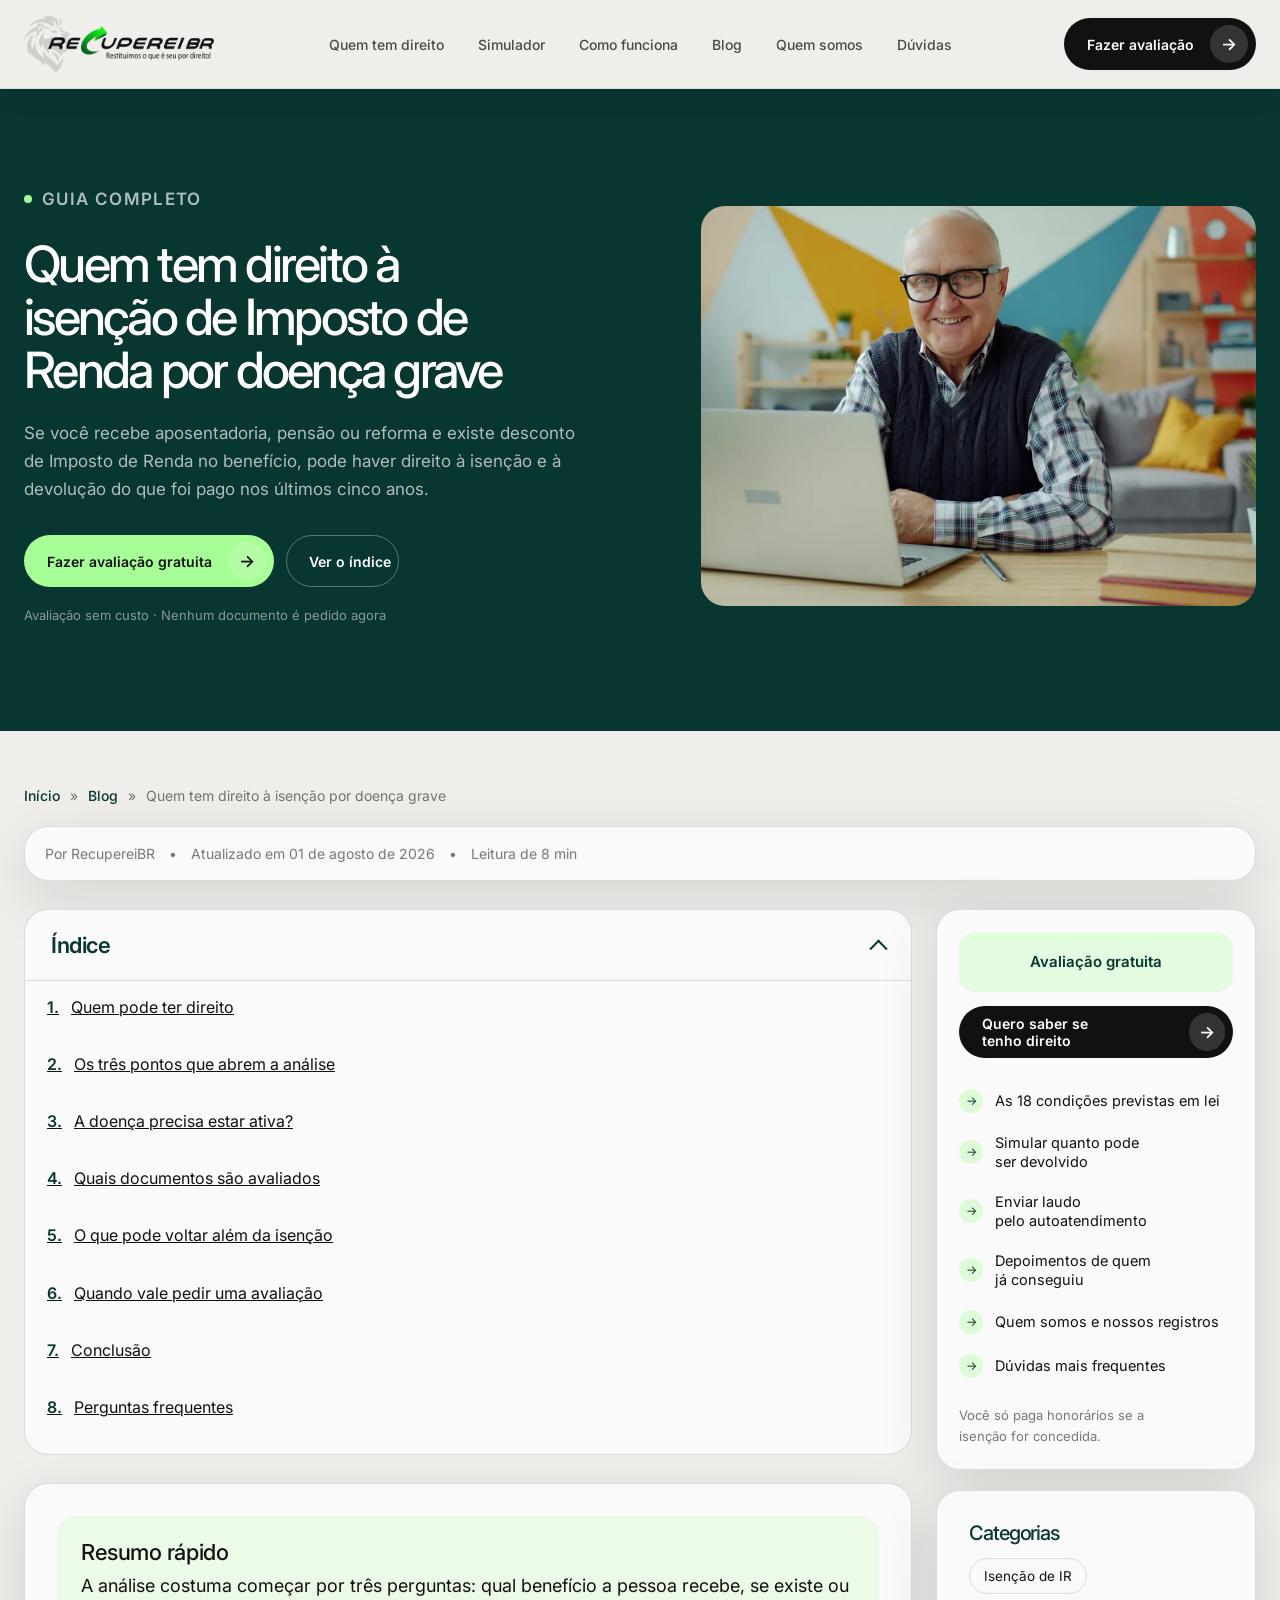
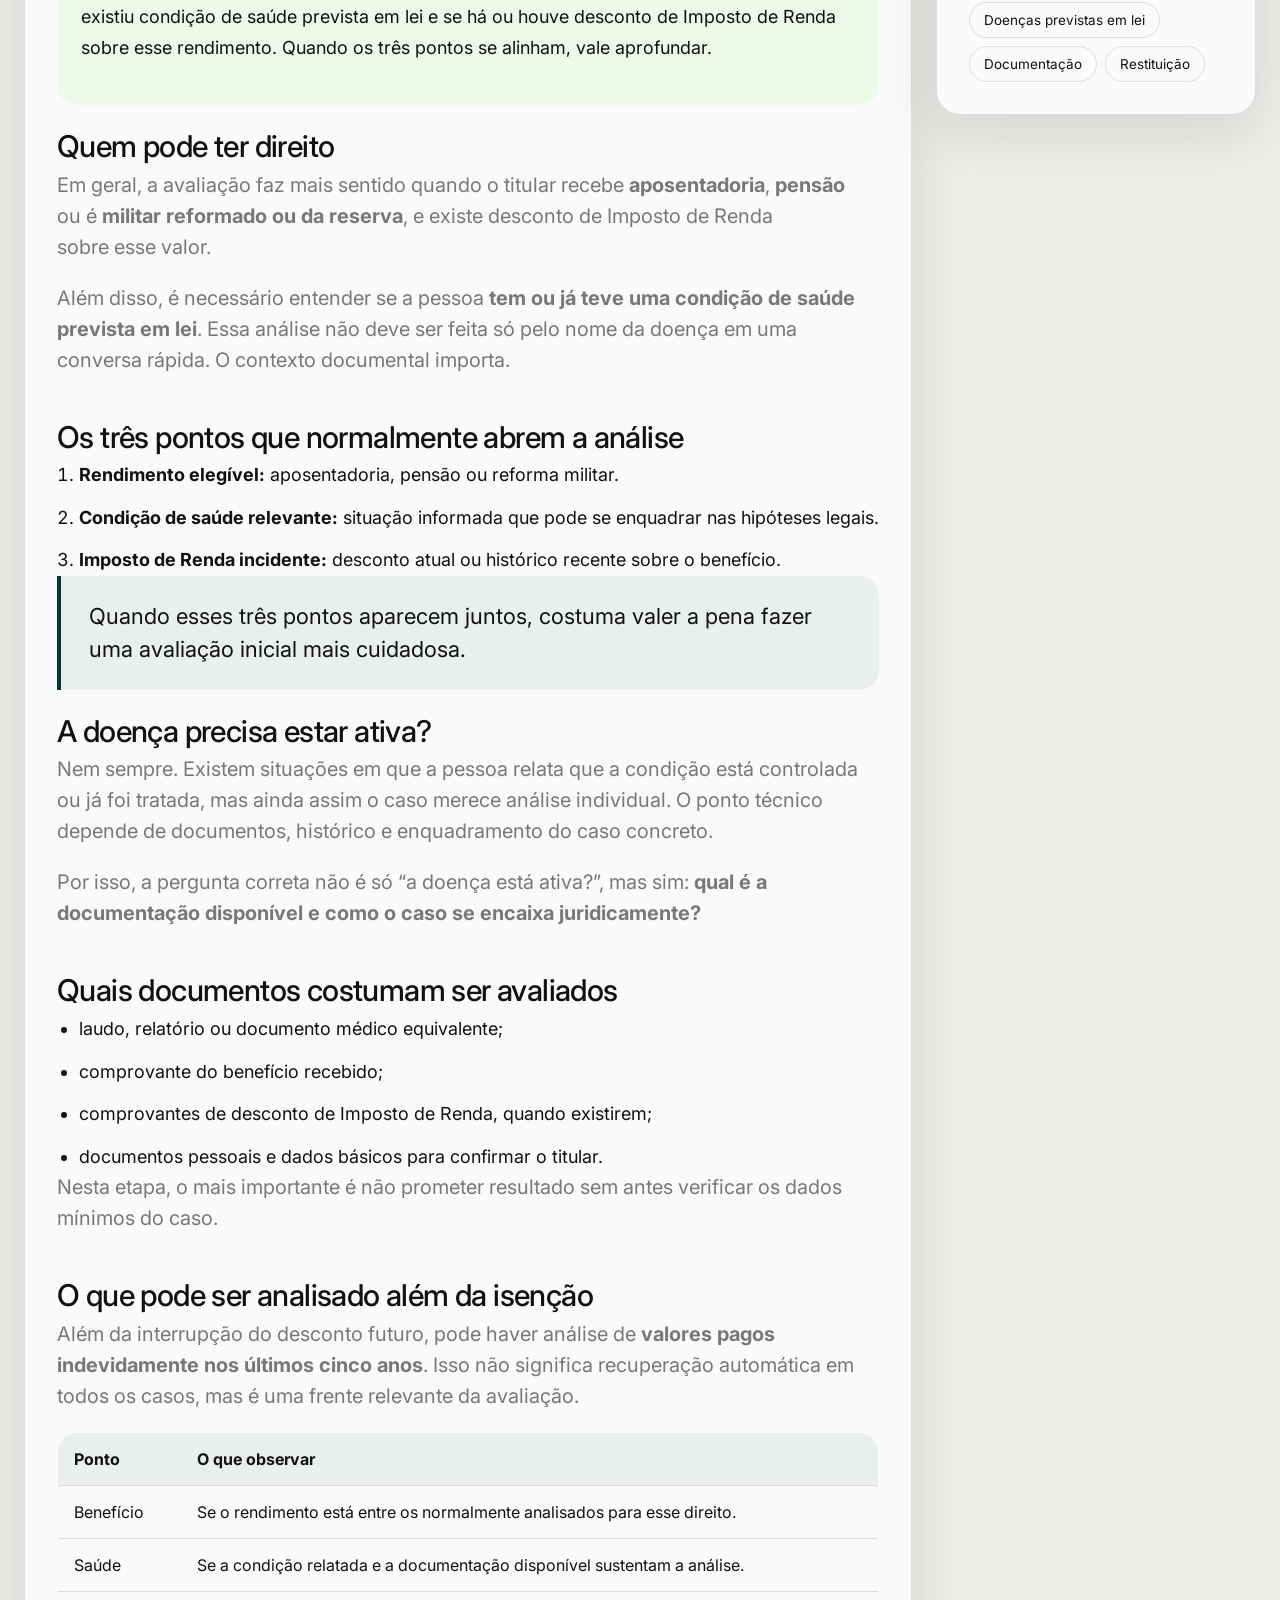
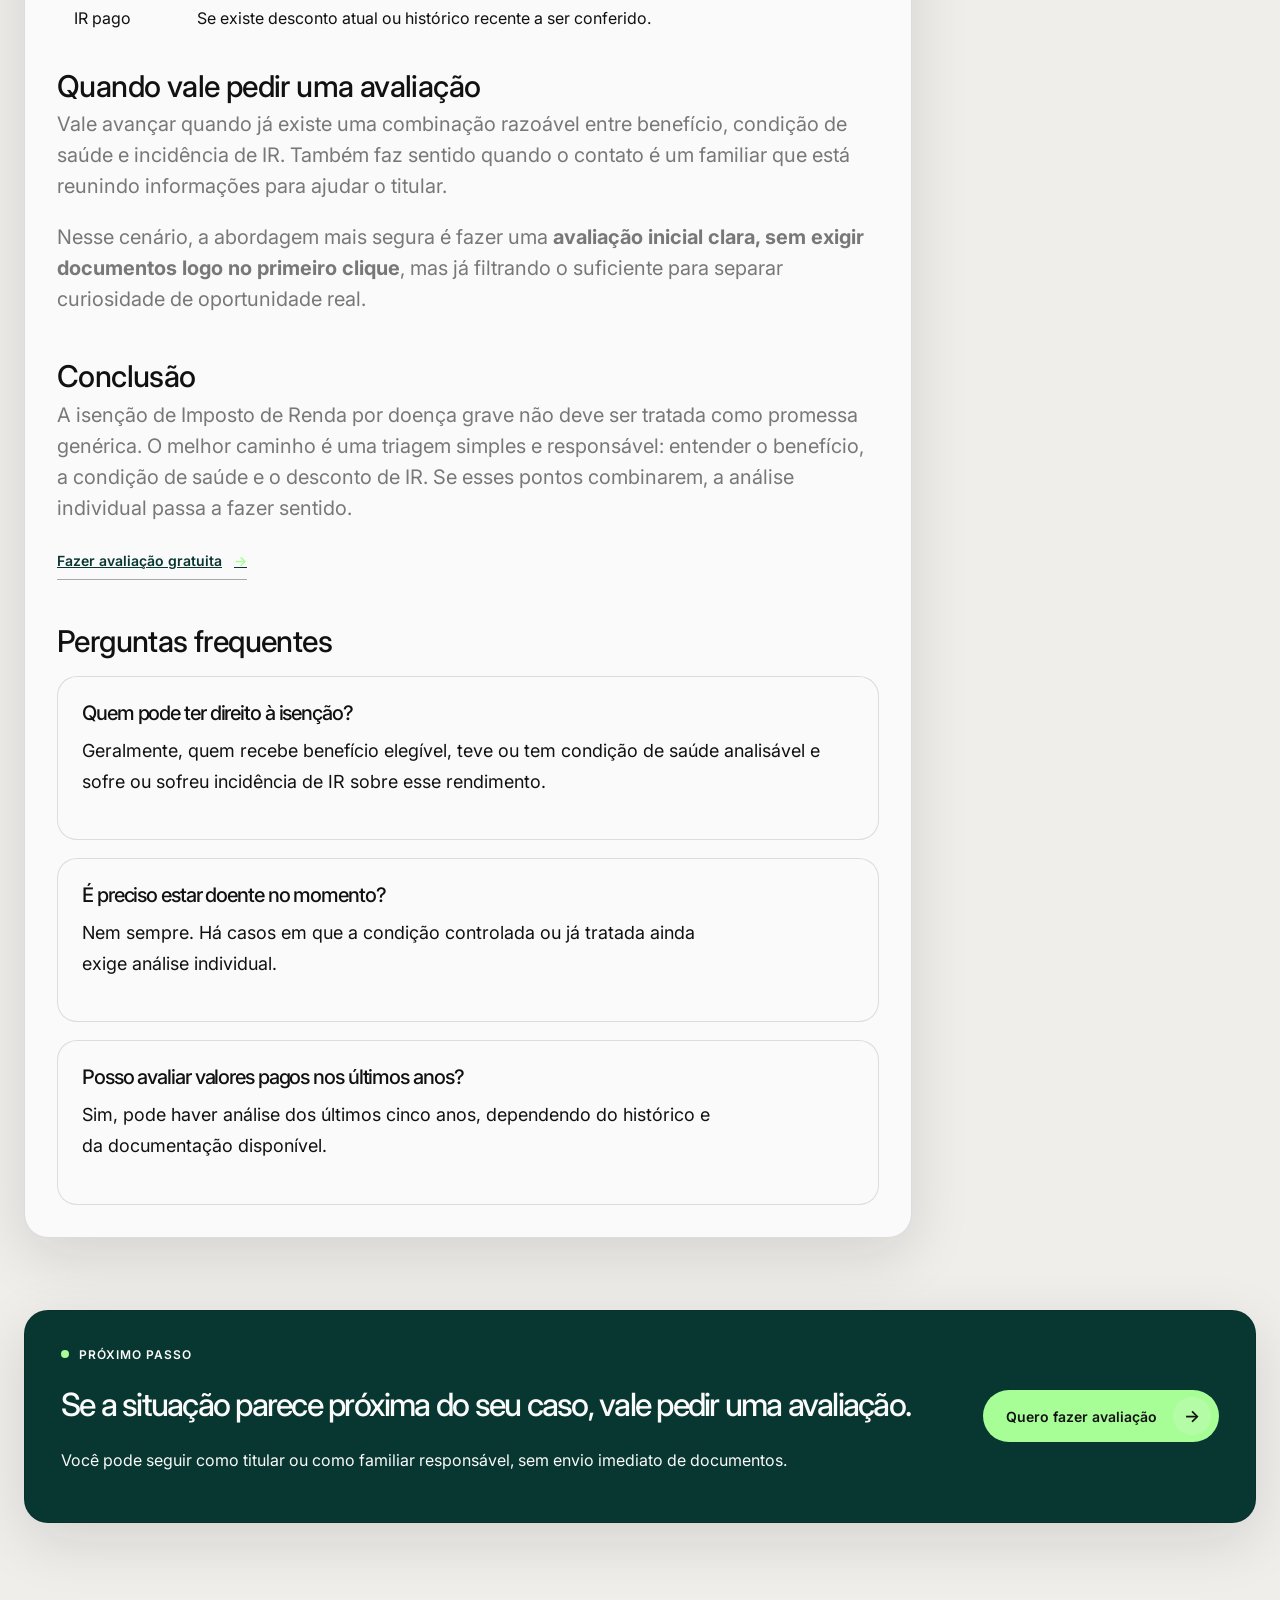
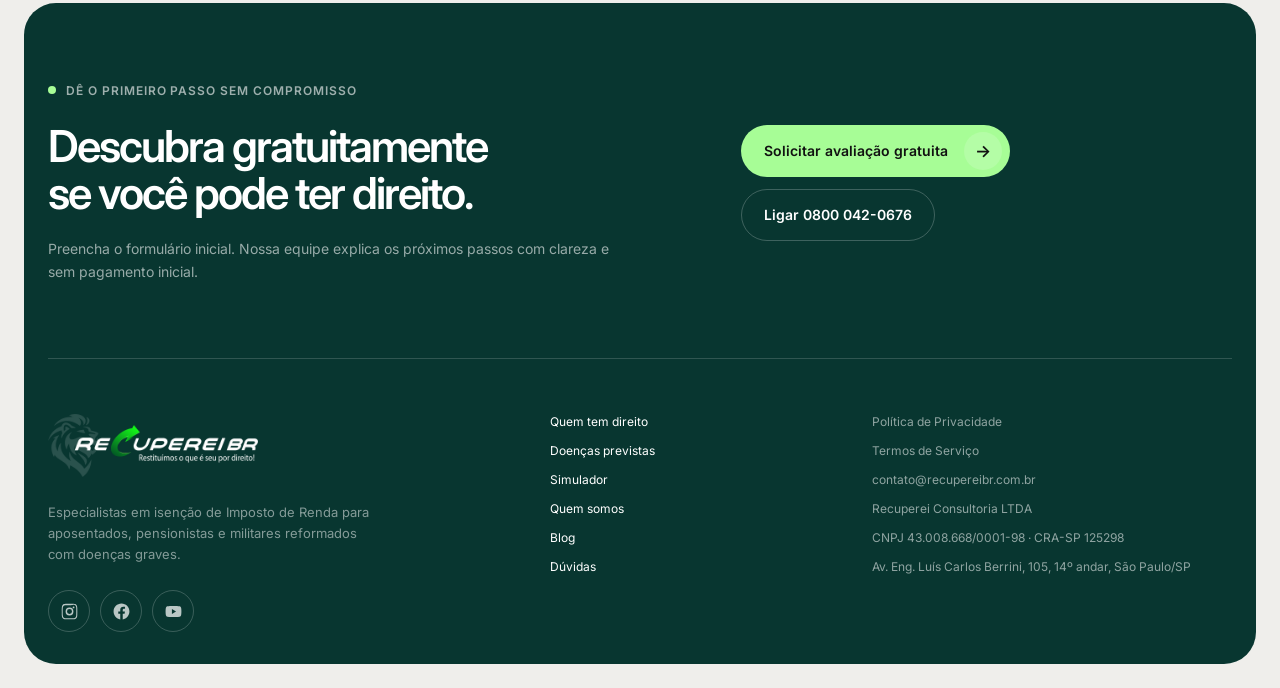
<file: post-isencao-imposto-renda-doenca-grave.html>
<!DOCTYPE html>
<html lang="pt-BR">
<head>
  <meta charset="UTF-8">
  <meta name="viewport" content="width=device-width, initial-scale=1.0">
  <title>Quem tem direito à isenção de Imposto de Renda por doença grave | RecupereiBR</title>
  <script src="tracking.js?v=20261021b"></script>
  <link rel="icon" href="favicon.ico" sizes="any">
  <link rel="icon" type="image/png" href="assets/favicon-512.png" sizes="512x512">
  <link rel="apple-touch-icon" href="assets/apple-touch-icon.png">
  <meta name="theme-color" content="#083630">
  <meta name="description" content="Entenda quem pode ter direito à isenção de Imposto de Renda por doença grave, quais rendimentos entram, o que avaliar e quando vale pedir análise.">
  <meta name="robots" content="index,follow,max-image-preview:large,max-snippet:-1,max-video-preview:-1">
  <meta name="author" content="RecupereiBR">
  <link rel="canonical" href="https://recupereibr.com.br/post-isencao-imposto-renda-doenca-grave">
  <meta property="og:type" content="article">
  <meta property="og:title" content="Quem tem direito à isenção de Imposto de Renda por doença grave">
  <meta property="og:description" content="Guia prático sobre elegibilidade, laudos, rendimentos e análise de isenção de Imposto de Renda por doença grave.">
  <meta property="og:url" content="https://recupereibr.com.br/post-isencao-imposto-renda-doenca-grave">
  <meta property="og:image" content="https://recupereibr.com.br/assets/hero-senior.webp">
  <meta name="twitter:card" content="summary_large_image">
  <link rel="preconnect" href="https://fonts.googleapis.com">
  <link rel="preconnect" href="https://fonts.gstatic.com" crossorigin>
  <link href="https://fonts.googleapis.com/css2?family=IBM+Plex+Mono:wght@400;500&family=Inter:wght@400;500;600;700&display=swap" rel="stylesheet">
  <link rel="stylesheet" href="advisora.css">
  <link rel="stylesheet" href="blog.css">
  <link rel="stylesheet" href="footer.css">
  <script type="application/ld+json">
    {
      "@context": "https://schema.org",
      "@graph": [
        {
          "@type": "BreadcrumbList",
          "itemListElement": [
            { "@type": "ListItem", "position": 1, "name": "Início", "item": "https://recupereibr.com.br/" },
            { "@type": "ListItem", "position": 2, "name": "Blog", "item": "https://recupereibr.com.br/blog" },
            { "@type": "ListItem", "position": 3, "name": "Quem tem direito à isenção de Imposto de Renda por doença grave", "item": "https://recupereibr.com.br/post-isencao-imposto-renda-doenca-grave" }
          ]
        },
        {
          "@type": "Article",
          "headline": "Quem tem direito à isenção de Imposto de Renda por doença grave",
          "description": "Guia prático sobre elegibilidade, laudos, rendimentos e análise de isenção de Imposto de Renda por doença grave.",
          "datePublished": "2026-08-01",
          "dateModified": "2026-08-01",
          "author": {
            "@type": "Organization",
            "name": "RecupereiBR"
          },
          "publisher": {
            "@type": "Organization",
            "name": "RecupereiBR",
            "logo": {
              "@type": "ImageObject",
              "url": "https://recupereibr.com.br/assets/recupereibr-logo.png"
            }
          },
          "image": "https://recupereibr.com.br/assets/hero-senior.webp",
          "mainEntityOfPage": "https://recupereibr.com.br/post-isencao-imposto-renda-doenca-grave",
          "inLanguage": "pt-BR"
        },
        {
          "@type": "FAQPage",
          "mainEntity": [
            {
              "@type": "Question",
              "name": "Quem pode ter direito à isenção de Imposto de Renda por doença grave?",
              "acceptedAnswer": {
                "@type": "Answer",
                "text": "Em geral, aposentados, pensionistas e militares reformados ou da reserva que tenham ou já tenham tido condição de saúde prevista em lei e incidência de Imposto de Renda sobre o rendimento elegível."
              }
            },
            {
              "@type": "Question",
              "name": "É preciso estar com a doença ativa?",
              "acceptedAnswer": {
                "@type": "Answer",
                "text": "Nem sempre. Há casos em que a condição controlada ou já tratada ainda exige análise individual, conforme documentação e contexto do caso."
              }
            },
            {
              "@type": "Question",
              "name": "Posso recuperar valores pagos nos últimos anos?",
              "acceptedAnswer": {
                "@type": "Answer",
                "text": "Pode haver avaliação de valores pagos indevidamente nos últimos cinco anos, dependendo da situação concreta e da documentação disponível."
              }
            }
          ]
        }
      ]
    }
  </script>
</head>
<body class="blog-page">
  <noscript><img height="1" width="1" style="display:none" alt=""
    src="https://www.facebook.com/tr?id=1069596948024447&amp;ev=PageView&amp;noscript=1"></noscript>
  <a class="skip-link" href="#conteudo">Pular para o conteúdo</a>

  <header class="site-header">
    <div class="nav-wrap">
      <a class="brand" href="/" aria-label="RecupereiBR, página inicial">
        <img class="header-logo" src="assets/recupereibr-logo.png" alt="RecupereiBR">
      </a>

      <button class="menu-button" type="button" aria-label="Abrir menu" aria-expanded="false" aria-controls="main-nav">
        <span></span><span></span>
      </button>

      <nav class="main-nav" id="main-nav" aria-label="Navegação principal">
        <a href="/#direito">Quem tem direito</a>
        <a href="/#simulador">Simulador</a>
        <a href="/#como-funciona">Como funciona</a>
        <a href="/blog" aria-current="page">Blog</a>
        <a href="/quem-somos">Quem somos</a>
        <a href="/#faq">Dúvidas</a>
      </nav>

      <a class="button button-dark nav-cta" href="/avaliacao">
        Fazer avaliação
        <span class="button-dot" aria-hidden="true">→</span>
      </a>
    </div>
  </header>

  <main id="conteudo" class="blog-main post-page">
    <section class="post-hero-band">
      <div class="post-hero-inner">
        <div class="post-hero-copy">
          <p class="eyebrow eyebrow-light"><span></span> Guia completo</p>
          <h1>Quem tem direito à isenção de Imposto de Renda por doença&nbsp;grave</h1>
          <p>Se você recebe aposentadoria, pensão ou reforma e existe desconto de Imposto de Renda no benefício, pode haver direito à isenção e à devolução do que foi pago nos últimos cinco anos.</p>
          <div class="post-hero-actions">
            <a class="button button-orange" href="/avaliacao">Fazer avaliação gratuita <span class="button-dot" aria-hidden="true">&rarr;</span></a>
            <a class="button button-ghost-light" href="#indice">Ver o índice</a>
          </div>
          <p class="post-hero-note">Avaliação sem custo &middot; Nenhum documento é pedido agora</p>
        </div>
        <div class="post-hero-art">
          <img src="assets/hero-senior.webp" alt="Pessoa idosa consultando informações no notebook em casa">
        </div>
      </div>
    </section>

    <section class="post-section">
      <nav class="breadcrumb" aria-label="Trilha de navegação">
        <a href="/">Início</a>
        <span aria-hidden="true">&raquo;</span>
        <a href="/blog">Blog</a>
        <span aria-hidden="true">&raquo;</span>
        <span aria-current="page">Quem tem direito à isenção por doença grave</span>
      </nav>

      <div class="post-meta-strip">
        <span>Por RecupereiBR</span>
        <span aria-hidden="true">&bull;</span>
        <span>Atualizado em <time datetime="2026-08-01" data-post-updated>01/08/2026</time></span>
        <span aria-hidden="true">&bull;</span>
        <span>Leitura de 8 min</span>
      </div>

      <div class="post-layout">
        <article class="post-content">
          <details class="post-index" id="indice" open>
            <summary>
              <span>Índice</span>
              <i aria-hidden="true"></i>
            </summary>
            <ol class="post-index-list">
              <li><a href="#quem-pode-ter-direito">Quem pode ter direito</a></li>
              <li><a href="#tres-pontos-da-analise">Os três pontos que abrem a análise</a></li>
              <li><a href="#a-doenca-precisa-estar-ativa">A doença precisa estar ativa?</a></li>
              <li><a href="#quais-documentos-costumam-ser-avaliados">Quais documentos são avaliados</a></li>
              <li><a href="#o-que-pode-ser-analisado-alem-da-isencao">O que pode voltar além da isenção</a></li>
              <li><a href="#quando-vale-pedir-avaliacao">Quando vale pedir uma avaliação</a></li>
              <li><a href="#conclusao">Conclusão</a></li>
              <li><a href="#perguntas-frequentes">Perguntas frequentes</a></li>
            </ol>
          </details>

          <div class="post-content-card">
            <section class="post-summary" aria-labelledby="resumo-rapido">
              <h2 id="resumo-rapido">Resumo rápido</h2>
              <p>A análise costuma começar por três perguntas: qual benefício a pessoa recebe, se existe ou existiu condição de saúde prevista em lei e se há ou houve desconto de Imposto de Renda sobre esse rendimento. Quando os três pontos se alinham, vale aprofundar.</p>
            </section>

            <section id="quem-pode-ter-direito">
              <h2>Quem pode ter direito</h2>
              <p>Em geral, a avaliação faz mais sentido quando o titular recebe <strong>aposentadoria</strong>, <strong>pensão</strong> ou é <strong>militar reformado ou da reserva</strong>, e existe desconto de Imposto de Renda sobre esse valor.</p>
              <p>Além disso, é necessário entender se a pessoa <strong>tem ou já teve uma condição de saúde prevista em lei</strong>. Essa análise não deve ser feita só pelo nome da doença em uma conversa rápida. O contexto documental importa.</p>
            </section>

            <section id="tres-pontos-da-analise">
              <h2>Os três pontos que normalmente abrem a análise</h2>
              <ol>
                <li><strong>Rendimento elegível:</strong> aposentadoria, pensão ou reforma militar.</li>
                <li><strong>Condição de saúde relevante:</strong> situação informada que pode se enquadrar nas hipóteses legais.</li>
                <li><strong>Imposto de Renda incidente:</strong> desconto atual ou histórico recente sobre o benefício.</li>
              </ol>
              <blockquote>
                Quando esses três pontos aparecem juntos, costuma valer a pena fazer uma avaliação inicial mais cuidadosa.
              </blockquote>
            </section>

            <section id="a-doenca-precisa-estar-ativa">
              <h2>A doença precisa estar ativa?</h2>
              <p>Nem sempre. Existem situações em que a pessoa relata que a condição está controlada ou já foi tratada, mas ainda assim o caso merece análise individual. O ponto técnico depende de documentos, histórico e enquadramento do caso concreto.</p>
              <p>Por isso, a pergunta correta não é só “a doença está ativa?”, mas sim: <strong>qual é a documentação disponível e como o caso se encaixa juridicamente?</strong></p>
            </section>

            <section id="quais-documentos-costumam-ser-avaliados">
              <h2>Quais documentos costumam ser avaliados</h2>
              <ul>
                <li>laudo, relatório ou documento médico equivalente;</li>
                <li>comprovante do benefício recebido;</li>
                <li>comprovantes de desconto de Imposto de Renda, quando existirem;</li>
                <li>documentos pessoais e dados básicos para confirmar o titular.</li>
              </ul>
              <p>Nesta etapa, o mais importante é não prometer resultado sem antes verificar os dados mínimos do caso.</p>
            </section>

            <section id="o-que-pode-ser-analisado-alem-da-isencao">
              <h2>O que pode ser analisado além da isenção</h2>
              <p>Além da interrupção do desconto futuro, pode haver análise de <strong>valores pagos indevidamente nos últimos cinco anos</strong>. Isso não significa recuperação automática em todos os casos, mas é uma frente relevante da avaliação.</p>

              <table>
                <thead>
                  <tr>
                    <th>Ponto</th>
                    <th>O que observar</th>
                  </tr>
                </thead>
                <tbody>
                  <tr>
                    <td>Benefício</td>
                    <td>Se o rendimento está entre os normalmente analisados para esse direito.</td>
                  </tr>
                  <tr>
                    <td>Saúde</td>
                    <td>Se a condição relatada e a documentação disponível sustentam a análise.</td>
                  </tr>
                  <tr>
                    <td>IR pago</td>
                    <td>Se existe desconto atual ou histórico recente a ser conferido.</td>
                  </tr>
                </tbody>
              </table>
            </section>

            <section id="quando-vale-pedir-avaliacao">
              <h2>Quando vale pedir uma avaliação</h2>
              <p>Vale avançar quando já existe uma combinação razoável entre benefício, condição de saúde e incidência de IR. Também faz sentido quando o contato é um familiar que está reunindo informações para ajudar o titular.</p>
              <p>Nesse cenário, a abordagem mais segura é fazer uma <strong>avaliação inicial clara, sem exigir documentos logo no primeiro clique</strong>, mas já filtrando o suficiente para separar curiosidade de oportunidade real.</p>
            </section>

            <section id="conclusao">
              <h2>Conclusão</h2>
              <p>A isenção de Imposto de Renda por doença grave não deve ser tratada como promessa genérica. O melhor caminho é uma triagem simples e responsável: entender o benefício, a condição de saúde e o desconto de IR. Se esses pontos combinarem, a análise individual passa a fazer sentido.</p>
              <p><a class="text-link" href="/avaliacao">Fazer avaliação gratuita <span aria-hidden="true">&rarr;</span></a></p>
            </section>

            <section id="perguntas-frequentes">
              <h2>Perguntas frequentes</h2>
              <div class="post-faq-list">
                <article class="post-faq-item">
                  <h3>Quem pode ter direito à isenção?</h3>
                  <p>Geralmente, quem recebe benefício elegível, teve ou tem condição de saúde analisável e sofre ou sofreu incidência de IR sobre esse rendimento.</p>
                </article>
                <article class="post-faq-item">
                  <h3>É preciso estar doente no momento?</h3>
                  <p>Nem sempre. Há casos em que a condição controlada ou já tratada ainda exige análise individual.</p>
                </article>
                <article class="post-faq-item">
                  <h3>Posso avaliar valores pagos nos últimos anos?</h3>
                  <p>Sim, pode haver análise dos últimos cinco anos, dependendo do histórico e da documentação disponível.</p>
                </article>
              </div>
            </section>
          </div>
        </article>

        <aside class="post-sidebar" aria-label="Próximos passos e navegação">
          <div class="post-sidebar-cta">
            <p class="sidebar-badge">Avaliação gratuita</p>
            <a class="button button-dark button-full" href="/avaliacao">Quero saber se tenho direito <span class="button-dot" aria-hidden="true">&rarr;</span></a>
            <ul class="sidebar-checks">
              <li><a href="/#doencas">As 18 condições previstas em lei</a></li>
              <li><a href="/#simulador">Simular quanto pode ser devolvido</a></li>
              <li><a href="/#direito">Enviar laudo pelo autoatendimento</a></li>
              <li><a href="/#depoimentos">Depoimentos de quem já conseguiu</a></li>
              <li><a href="/#confianca">Quem somos e nossos registros</a></li>
              <li><a href="/#faq">Dúvidas mais frequentes</a></li>
            </ul>
            <p class="sidebar-note">Você só paga honorários se a isenção for concedida.</p>
          </div>

          <div class="post-sidebar-card">
            <h3>Categorias</h3>
            <ul class="sidebar-cats">
              <li><a href="/blog">Isenção de IR</a></li>
              <li><a href="/blog">Doenças previstas em lei</a></li>
              <li><a href="/blog">Documentação</a></li>
              <li><a href="/blog">Restituição</a></li>
            </ul>
          </div>
        </aside>
      </div>
    </section>

    <section class="blog-cta">
      <div class="blog-cta-card">
        <div>
          <p class="eyebrow eyebrow-light"><span></span> Próximo passo</p>
          <h2>Se a situação parece próxima do seu caso, vale pedir uma avaliação.</h2>
          <p>Você pode seguir como titular ou como familiar responsável, sem envio imediato de documentos.</p>
        </div>
        <div class="final-actions">
          <a class="button button-orange" href="/avaliacao">Quero fazer avaliação <span class="button-dot" aria-hidden="true">&rarr;</span></a>
        </div>
      </div>
    </section>
  </main>

  <footer class="site-footer" id="contato">
    <div class="footer-cta">
      <div>
        <p class="footer-eyebrow"><span></span> Dê o primeiro passo sem compromisso</p>
        <h2>Descubra gratuitamente se você pode ter direito.</h2>
        <p>Preencha o formulário inicial. Nossa equipe explica os próximos passos com clareza e sem pagamento inicial.</p>
      </div>
      <div class="footer-actions">
        <a class="footer-button footer-button-primary" href="/avaliacao">Solicitar avaliação gratuita <i aria-hidden="true">&rarr;</i></a>
        <a class="footer-button footer-button-ghost" href="tel:08000420676">Ligar 0800 042-0676</a>
      </div>
    </div>

    <div class="footer-bottom" id="rodape">
      <div>
        <a class="footer-brand" href="/" aria-label="RecupereiBR, página inicial">
          <img class="footer-logo" src="assets/recupereibr-logo-white.png" alt="RecupereiBR">
        </a>
        <p>Especialistas em isenção de Imposto de Renda para aposentados, pensionistas e militares reformados com doenças graves.</p>
        <ul class="footer-social" aria-label="Redes sociais da RecupereiBR">
          <li>
            <a href="https://www.instagram.com/recupereibroficial/" target="_blank" rel="noopener noreferrer" aria-label="Instagram da RecupereiBR (abre em nova aba)">
              <svg viewBox="0 0 24 24" aria-hidden="true" focusable="false"><path d="M12 2.2c3.2 0 3.6 0 4.9.07 1.17.05 1.8.25 2.23.41.56.22.96.48 1.38.9.42.42.68.82.9 1.38.16.42.36 1.06.41 2.23.06 1.27.07 1.65.07 4.86s0 3.6-.07 4.86c-.05 1.17-.25 1.8-.41 2.23-.22.56-.48.96-.9 1.38-.42.42-.82.68-1.38.9-.42.16-1.06.36-2.23.41-1.27.06-1.65.07-4.86.07s-3.6 0-4.86-.07c-1.17-.05-1.8-.25-2.23-.41a3.7 3.7 0 0 1-1.38-.9 3.7 3.7 0 0 1-.9-1.38c-.16-.42-.36-1.06-.41-2.23C2.21 15.6 2.2 15.2 2.2 12s0-3.6.07-4.86c.05-1.17.25-1.8.41-2.23.22-.56.48-.96.9-1.38.42-.42.82-.68 1.38-.9.42-.16 1.06-.36 2.23-.41C8.45 2.21 8.83 2.2 12 2.2Zm0 1.8c-3.15 0-3.5 0-4.74.07-.9.04-1.38.19-1.7.31-.43.17-.73.37-1.05.69-.32.32-.52.62-.69 1.05-.12.32-.27.8-.31 1.7C3.44 8.5 3.43 8.85 3.43 12s0 3.5.08 4.74c.4.9.19 1.38.31 1.7.17.43.37.73.69 1.05.32.32.62.52 1.05.69.32.12.8.27 1.7.31 1.24.06 1.6.07 4.74.07s3.5 0 4.74-.07c.9-.04 1.38-.19 1.7-.31.43-.17.73-.37 1.05-.69.32-.32.52-.62.69-1.05.12-.32.27-.8.31-1.7.06-1.24.07-1.6.07-4.74s0-3.5-.07-4.74c-.04-.9-.19-1.38-.31-1.7a2.8 2.8 0 0 0-.69-1.05 2.8 2.8 0 0 0-1.05-.69c-.32-.12-.8-.27-1.7-.31C15.5 4 15.15 4 12 4Zm0 3.06a4.94 4.94 0 1 1 0 9.88 4.94 4.94 0 0 1 0-9.88Zm0 1.8a3.14 3.14 0 1 0 0 6.28 3.14 3.14 0 0 0 0-6.28Zm5.14-3.2a1.15 1.15 0 1 1 0 2.3 1.15 1.15 0 0 1 0-2.3Z"/></svg>
            </a>
          </li>
          <li>
            <a href="https://www.facebook.com/people/Recuperei-Br/61566419790726/" target="_blank" rel="noopener noreferrer" aria-label="Facebook da RecupereiBR (abre em nova aba)">
              <svg viewBox="0 0 24 24" aria-hidden="true" focusable="false"><path d="M22 12.06C22 6.5 17.52 2 12 2S2 6.5 2 12.06c0 5.02 3.66 9.18 8.44 9.94v-7.03H7.9v-2.9h2.54V9.85c0-2.52 1.5-3.9 3.77-3.9 1.1 0 2.24.19 2.24.19v2.47h-1.26c-1.24 0-1.63.78-1.63 1.57v1.88h2.78l-.45 2.9h-2.33v7.03C18.34 21.24 22 17.08 22 12.06Z"/></svg>
            </a>
          </li>
          <li>
            <a href="https://www.youtube.com/@Recupereibr/videos" target="_blank" rel="noopener noreferrer" aria-label="YouTube da RecupereiBR (abre em nova aba)">
              <svg viewBox="0 0 24 24" aria-hidden="true" focusable="false"><path d="M21.58 7.19a2.5 2.5 0 0 0-1.77-1.77C18.25 5 12 5 12 5s-6.25 0-7.81.42a2.5 2.5 0 0 0-1.77 1.77C2 8.75 2 12 2 12s0 3.25.42 4.81a2.5 2.5 0 0 0 1.77 1.77C5.75 19 12 19 12 19s6.25 0 7.81-.42a2.5 2.5 0 0 0 1.77-1.77C22 15.25 22 12 22 12s0-3.25-.42-4.81ZM10 15.02V8.98L15.2 12 10 15.02Z"/></svg>
            </a>
          </li>
        </ul>
      </div>
      <nav aria-label="Links do rodapé">
        <a href="/#direito">Quem tem direito</a>
        <a href="/#doencas">Doenças previstas</a>
        <a href="/#simulador">Simulador</a>
        <a href="/quem-somos">Quem somos</a>
        <a href="/blog">Blog</a>
        <a href="/#faq">Dúvidas</a>
      </nav>
      <div class="footer-meta">
        <a href="/privacidade">Política de Privacidade</a>
        <a href="/termos">Termos de Serviço</a>
        <a href="mailto:contato@recupereibr.com.br">contato@recupereibr.com.br</a>
        <span>Recuperei Consultoria LTDA</span>
        <span>CNPJ 43.008.668/0001-98 · CRA-SP 125298</span>
        <span>Av. Eng. Luís Carlos Berrini, 105, 14º andar, São Paulo/SP</span>
      </div>
    </div>
  </footer>

  <script src="advisora.js?v=20261021"></script>
  <script src="blog.js"></script>
  <script type="text/javascript" async src="https://d335luupugsy2.cloudfront.net/js/loader-scripts/17696e2d-e23a-4e31-99c5-c5f0f1fdb09b-loader.js"></script>
</body>
</html>
</file>
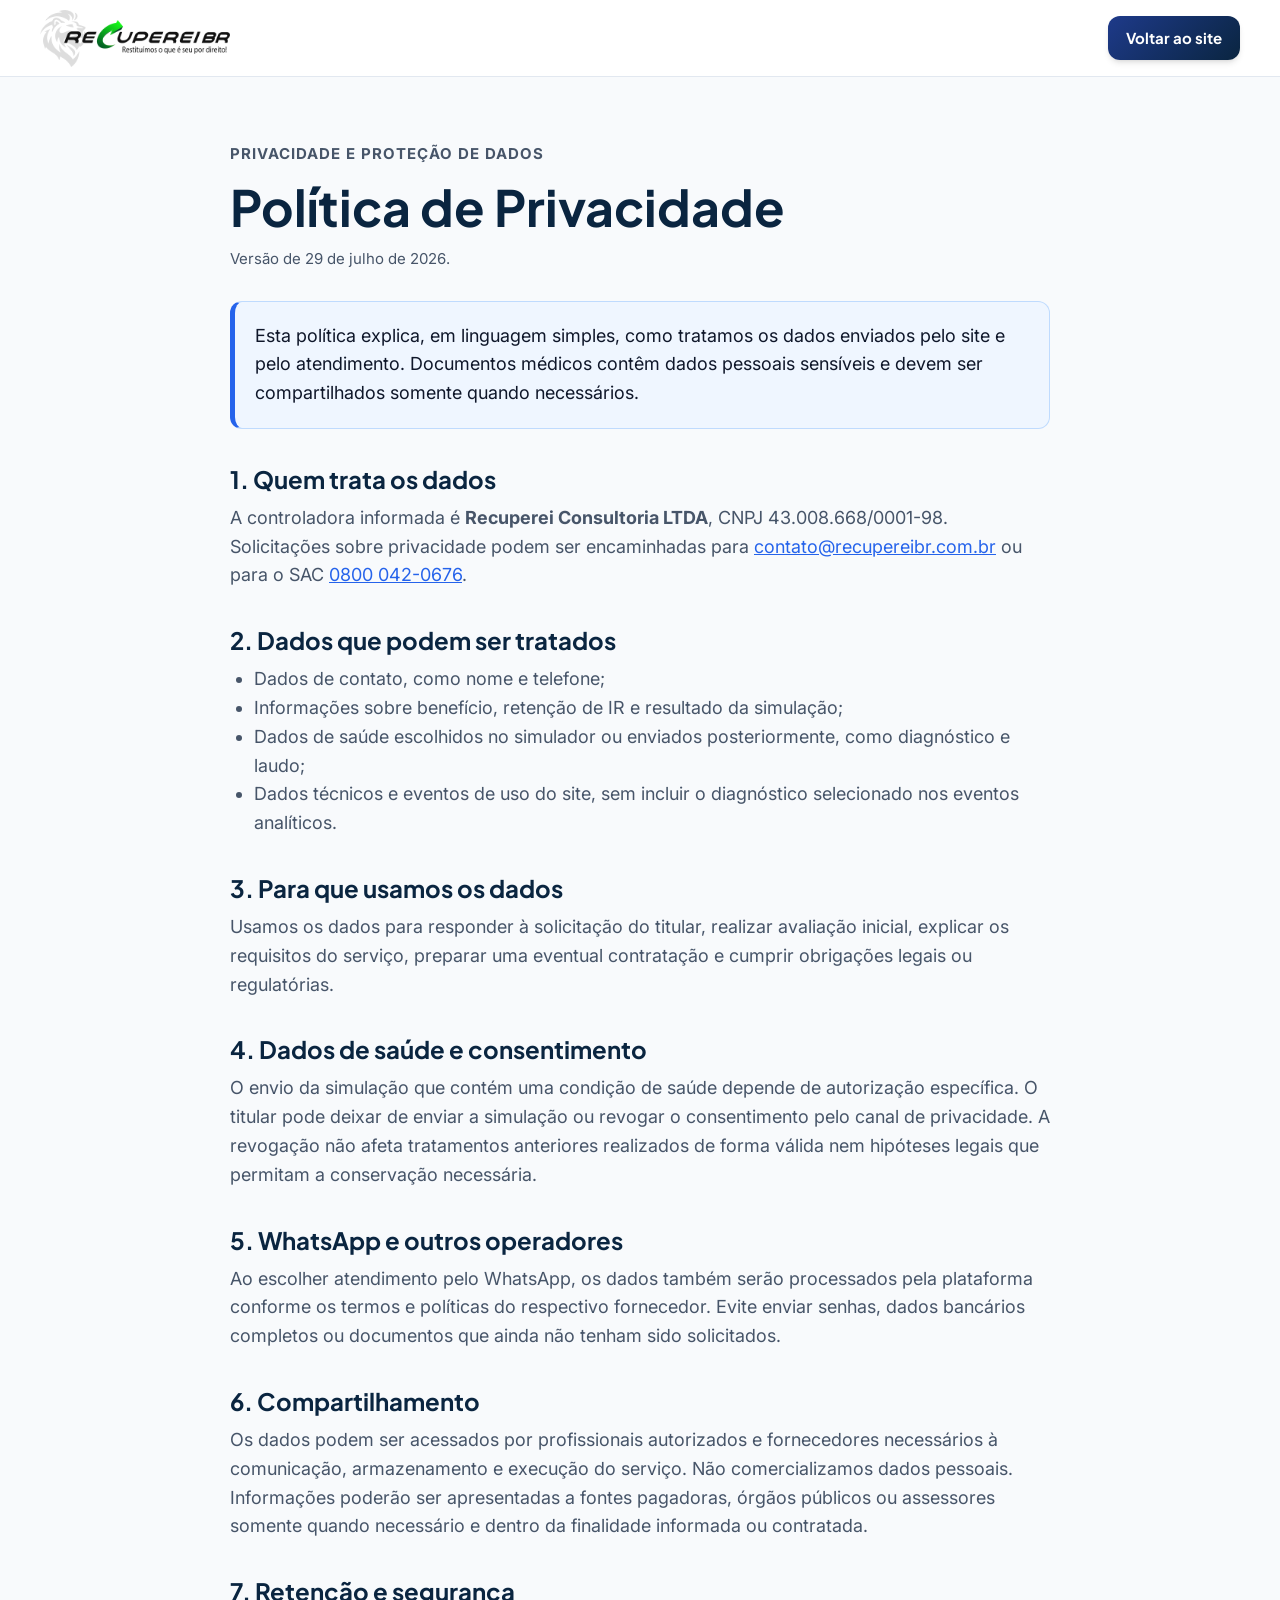
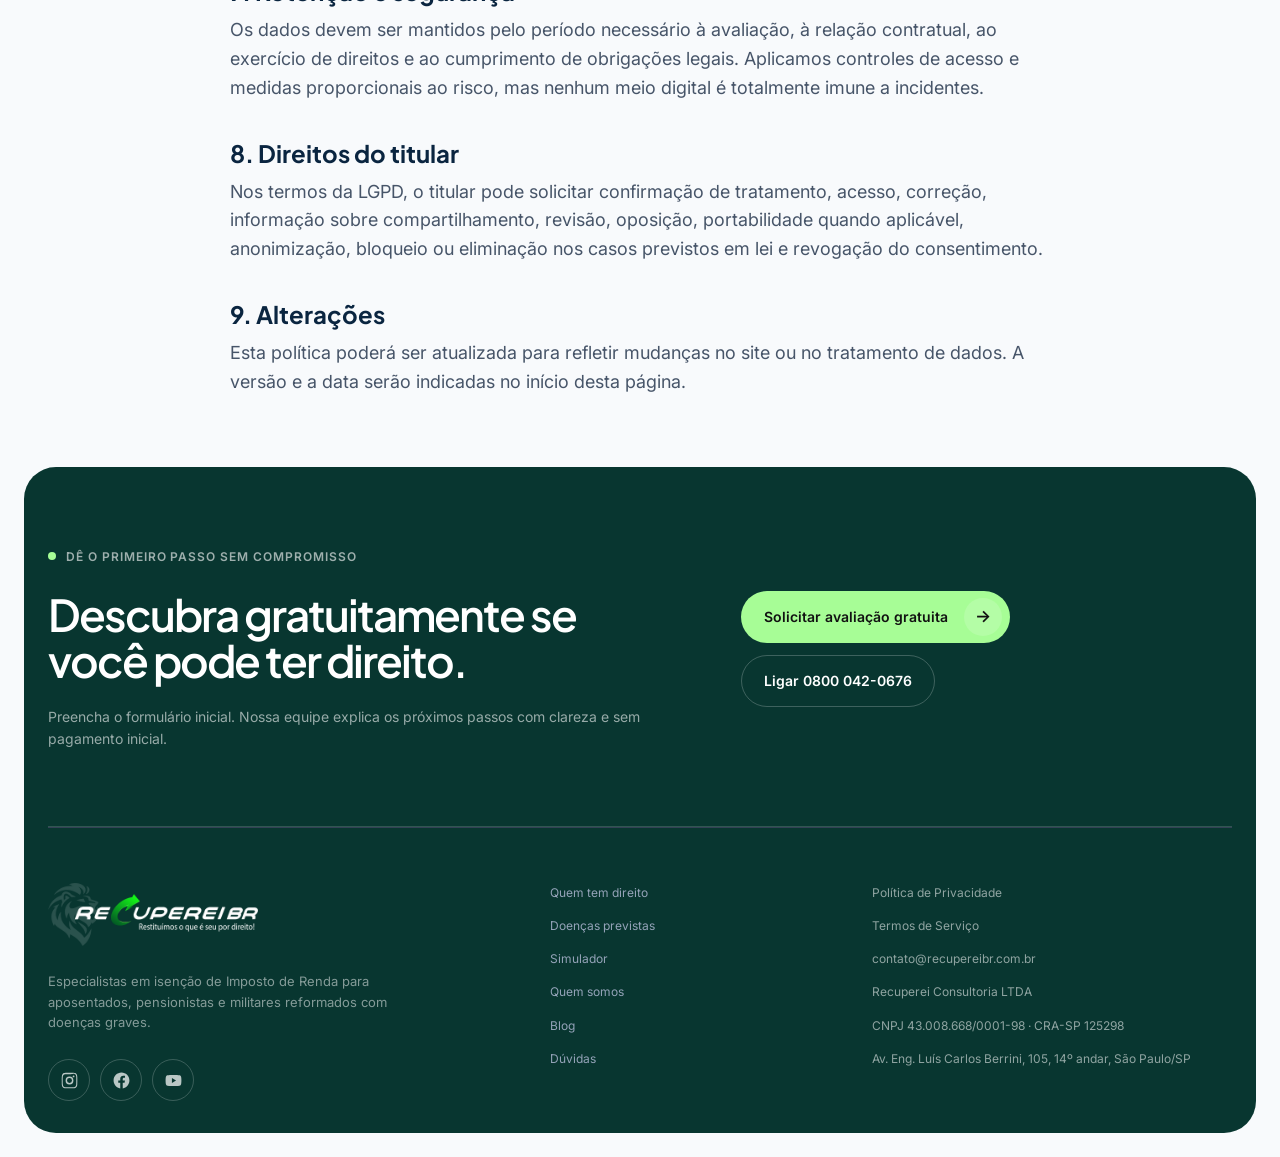
<file: privacidade.html>
<!DOCTYPE html>
<html lang="pt-BR">
<head>
  <meta charset="UTF-8">
  <meta name="viewport" content="width=device-width, initial-scale=1.0">
  <meta name="description" content="Política de Privacidade da RecupereiBR para tratamento de dados pessoais e dados de saúde.">
  <title>Política de Privacidade | RecupereiBR</title>
  <script src="tracking.js?v=20261021b"></script>
  <link rel="canonical" href="https://recupereibr.com.br/privacidade">
  <link rel="icon" href="favicon.ico" sizes="any">
  <link rel="icon" type="image/png" href="assets/favicon-512.png" sizes="512x512">
  <link rel="apple-touch-icon" href="assets/apple-touch-icon.png">
  <meta name="theme-color" content="#083630">
  <link rel="preconnect" href="https://fonts.googleapis.com">
  <link rel="preconnect" href="https://fonts.gstatic.com" crossorigin>
  <link href="https://fonts.googleapis.com/css2?family=Inter:wght@400;500;600;700&amp;family=Plus+Jakarta+Sans:wght@600;700;800&amp;display=swap" rel="stylesheet">
  <link rel="stylesheet" href="styles.css">
  <link rel="stylesheet" href="footer.css">
</head>
<body class="legal-page">
  <noscript><img height="1" width="1" style="display:none" alt=""
    src="https://www.facebook.com/tr?id=1069596948024447&amp;ev=PageView&amp;noscript=1"></noscript>
  <header class="legal-header">
    <div class="container legal-header-content">
      <a href="/" class="brand-logo" aria-label="Voltar para a página inicial da RecupereiBR">
        <img class="header-logo" src="assets/recupereibr-logo.png" alt="RecupereiBR">
      </a>
      <a href="/" class="btn btn-secondary btn-sm">Voltar ao site</a>
    </div>
  </header>

  <main class="container legal-content">
    <p class="section-subtitle">Privacidade e proteção de dados</p>
    <h1>Política de Privacidade</h1>
    <p class="legal-updated">Versão de 29 de julho de 2026.</p>

    <div class="legal-notice">
      Esta política explica, em linguagem simples, como tratamos os dados enviados pelo site e pelo atendimento. Documentos médicos contêm dados pessoais sensíveis e devem ser compartilhados somente quando necessários.
    </div>

    <h2>1. Quem trata os dados</h2>
    <p>A controladora informada é <strong>Recuperei Consultoria LTDA</strong>, CNPJ 43.008.668/0001-98. Solicitações sobre privacidade podem ser encaminhadas para <a href="mailto:contato@recupereibr.com.br">contato@recupereibr.com.br</a> ou para o SAC <a href="tel:08000420676">0800 042-0676</a>.</p>

    <h2>2. Dados que podem ser tratados</h2>
    <ul>
      <li>Dados de contato, como nome e telefone;</li>
      <li>Informações sobre benefício, retenção de IR e resultado da simulação;</li>
      <li>Dados de saúde escolhidos no simulador ou enviados posteriormente, como diagnóstico e laudo;</li>
      <li>Dados técnicos e eventos de uso do site, sem incluir o diagnóstico selecionado nos eventos analíticos.</li>
    </ul>

    <h2>3. Para que usamos os dados</h2>
    <p>Usamos os dados para responder à solicitação do titular, realizar avaliação inicial, explicar os requisitos do serviço, preparar uma eventual contratação e cumprir obrigações legais ou regulatórias.</p>

    <h2>4. Dados de saúde e consentimento</h2>
    <p>O envio da simulação que contém uma condição de saúde depende de autorização específica. O titular pode deixar de enviar a simulação ou revogar o consentimento pelo canal de privacidade. A revogação não afeta tratamentos anteriores realizados de forma válida nem hipóteses legais que permitam a conservação necessária.</p>

    <h2>5. WhatsApp e outros operadores</h2>
    <p>Ao escolher atendimento pelo WhatsApp, os dados também serão processados pela plataforma conforme os termos e políticas do respectivo fornecedor. Evite enviar senhas, dados bancários completos ou documentos que ainda não tenham sido solicitados.</p>

    <h2>6. Compartilhamento</h2>
    <p>Os dados podem ser acessados por profissionais autorizados e fornecedores necessários à comunicação, armazenamento e execução do serviço. Não comercializamos dados pessoais. Informações poderão ser apresentadas a fontes pagadoras, órgãos públicos ou assessores somente quando necessário e dentro da finalidade informada ou contratada.</p>

    <h2>7. Retenção e segurança</h2>
    <p>Os dados devem ser mantidos pelo período necessário à avaliação, à relação contratual, ao exercício de direitos e ao cumprimento de obrigações legais. Aplicamos controles de acesso e medidas proporcionais ao risco, mas nenhum meio digital é totalmente imune a incidentes.</p>

    <h2>8. Direitos do titular</h2>
    <p>Nos termos da LGPD, o titular pode solicitar confirmação de tratamento, acesso, correção, informação sobre compartilhamento, revisão, oposição, portabilidade quando aplicável, anonimização, bloqueio ou eliminação nos casos previstos em lei e revogação do consentimento.</p>

    <h2>9. Alterações</h2>
    <p>Esta política poderá ser atualizada para refletir mudanças no site ou no tratamento de dados. A versão e a data serão indicadas no início desta página.</p>
  </main>

  <footer class="site-footer" id="contato">
    <div class="footer-cta">
      <div>
        <p class="footer-eyebrow"><span></span> Dê o primeiro passo sem compromisso</p>
        <h2>Descubra gratuitamente se você pode ter direito.</h2>
        <p>Preencha o formulário inicial. Nossa equipe explica os próximos passos com clareza e sem pagamento inicial.</p>
      </div>
      <div class="footer-actions">
        <a class="footer-button footer-button-primary" href="/avaliacao">Solicitar avaliação gratuita <i aria-hidden="true">&rarr;</i></a>
        <a class="footer-button footer-button-ghost" href="tel:08000420676">Ligar 0800 042-0676</a>
      </div>
    </div>

    <div class="footer-bottom" id="rodape">
      <div>
        <a class="footer-brand" href="/" aria-label="RecupereiBR, página inicial">
          <img class="footer-logo" src="assets/recupereibr-logo-white.png" alt="RecupereiBR">
        </a>
        <p>Especialistas em isenção de Imposto de Renda para aposentados, pensionistas e militares reformados com doenças graves.</p>
        <ul class="footer-social" aria-label="Redes sociais da RecupereiBR">
          <li>
            <a href="https://www.instagram.com/recupereibroficial/" target="_blank" rel="noopener noreferrer" aria-label="Instagram da RecupereiBR (abre em nova aba)">
              <svg viewBox="0 0 24 24" aria-hidden="true" focusable="false"><path d="M12 2.2c3.2 0 3.6 0 4.9.07 1.17.05 1.8.25 2.23.41.56.22.96.48 1.38.9.42.42.68.82.9 1.38.16.42.36 1.06.41 2.23.06 1.27.07 1.65.07 4.86s0 3.6-.07 4.86c-.05 1.17-.25 1.8-.41 2.23-.22.56-.48.96-.9 1.38-.42.42-.82.68-1.38.9-.42.16-1.06.36-2.23.41-1.27.06-1.65.07-4.86.07s-3.6 0-4.86-.07c-1.17-.05-1.8-.25-2.23-.41a3.7 3.7 0 0 1-1.38-.9 3.7 3.7 0 0 1-.9-1.38c-.16-.42-.36-1.06-.41-2.23C2.21 15.6 2.2 15.2 2.2 12s0-3.6.07-4.86c.05-1.17.25-1.8.41-2.23.22-.56.48-.96.9-1.38.42-.42.82-.68 1.38-.9.42-.16 1.06-.36 2.23-.41C8.45 2.21 8.83 2.2 12 2.2Zm0 1.8c-3.15 0-3.5 0-4.74.07-.9.04-1.38.19-1.7.31-.43.17-.73.37-1.05.69-.32.32-.52.62-.69 1.05-.12.32-.27.8-.31 1.7C3.44 8.5 3.43 8.85 3.43 12s0 3.5.08 4.74c.4.9.19 1.38.31 1.7.17.43.37.73.69 1.05.32.32.62.52 1.05.69.32.12.8.27 1.7.31 1.24.06 1.6.07 4.74.07s3.5 0 4.74-.07c.9-.04 1.38-.19 1.7-.31.43-.17.73-.37 1.05-.69.32-.32.52-.62.69-1.05.12-.32.27-.8.31-1.7.06-1.24.07-1.6.07-4.74s0-3.5-.07-4.74c-.04-.9-.19-1.38-.31-1.7a2.8 2.8 0 0 0-.69-1.05 2.8 2.8 0 0 0-1.05-.69c-.32-.12-.8-.27-1.7-.31C15.5 4 15.15 4 12 4Zm0 3.06a4.94 4.94 0 1 1 0 9.88 4.94 4.94 0 0 1 0-9.88Zm0 1.8a3.14 3.14 0 1 0 0 6.28 3.14 3.14 0 0 0 0-6.28Zm5.14-3.2a1.15 1.15 0 1 1 0 2.3 1.15 1.15 0 0 1 0-2.3Z"/></svg>
            </a>
          </li>
          <li>
            <a href="https://www.facebook.com/people/Recuperei-Br/61566419790726/" target="_blank" rel="noopener noreferrer" aria-label="Facebook da RecupereiBR (abre em nova aba)">
              <svg viewBox="0 0 24 24" aria-hidden="true" focusable="false"><path d="M22 12.06C22 6.5 17.52 2 12 2S2 6.5 2 12.06c0 5.02 3.66 9.18 8.44 9.94v-7.03H7.9v-2.9h2.54V9.85c0-2.52 1.5-3.9 3.77-3.9 1.1 0 2.24.19 2.24.19v2.47h-1.26c-1.24 0-1.63.78-1.63 1.57v1.88h2.78l-.45 2.9h-2.33v7.03C18.34 21.24 22 17.08 22 12.06Z"/></svg>
            </a>
          </li>
          <li>
            <a href="https://www.youtube.com/@Recupereibr/videos" target="_blank" rel="noopener noreferrer" aria-label="YouTube da RecupereiBR (abre em nova aba)">
              <svg viewBox="0 0 24 24" aria-hidden="true" focusable="false"><path d="M21.58 7.19a2.5 2.5 0 0 0-1.77-1.77C18.25 5 12 5 12 5s-6.25 0-7.81.42a2.5 2.5 0 0 0-1.77 1.77C2 8.75 2 12 2 12s0 3.25.42 4.81a2.5 2.5 0 0 0 1.77 1.77C5.75 19 12 19 12 19s6.25 0 7.81-.42a2.5 2.5 0 0 0 1.77-1.77C22 15.25 22 12 22 12s0-3.25-.42-4.81ZM10 15.02V8.98L15.2 12 10 15.02Z"/></svg>
            </a>
          </li>
        </ul>
      </div>
      <nav aria-label="Links do rodapé">
        <a href="/#direito">Quem tem direito</a>
        <a href="/#doencas">Doenças previstas</a>
        <a href="/#simulador">Simulador</a>
        <a href="/quem-somos">Quem somos</a>
        <a href="/blog">Blog</a>
        <a href="/#faq">Dúvidas</a>
      </nav>
      <div class="footer-meta">
        <a href="/privacidade">Política de Privacidade</a>
        <a href="/termos">Termos de Serviço</a>
        <a href="mailto:contato@recupereibr.com.br">contato@recupereibr.com.br</a>
        <span>Recuperei Consultoria LTDA</span>
        <span>CNPJ 43.008.668/0001-98 · CRA-SP 125298</span>
        <span>Av. Eng. Luís Carlos Berrini, 105, 14º andar, São Paulo/SP</span>
      </div>
    </div>
  </footer>
  <script type="text/javascript" async src="https://d335luupugsy2.cloudfront.net/js/loader-scripts/17696e2d-e23a-4e31-99c5-c5f0f1fdb09b-loader.js"></script>
</body>
</html>
</file>
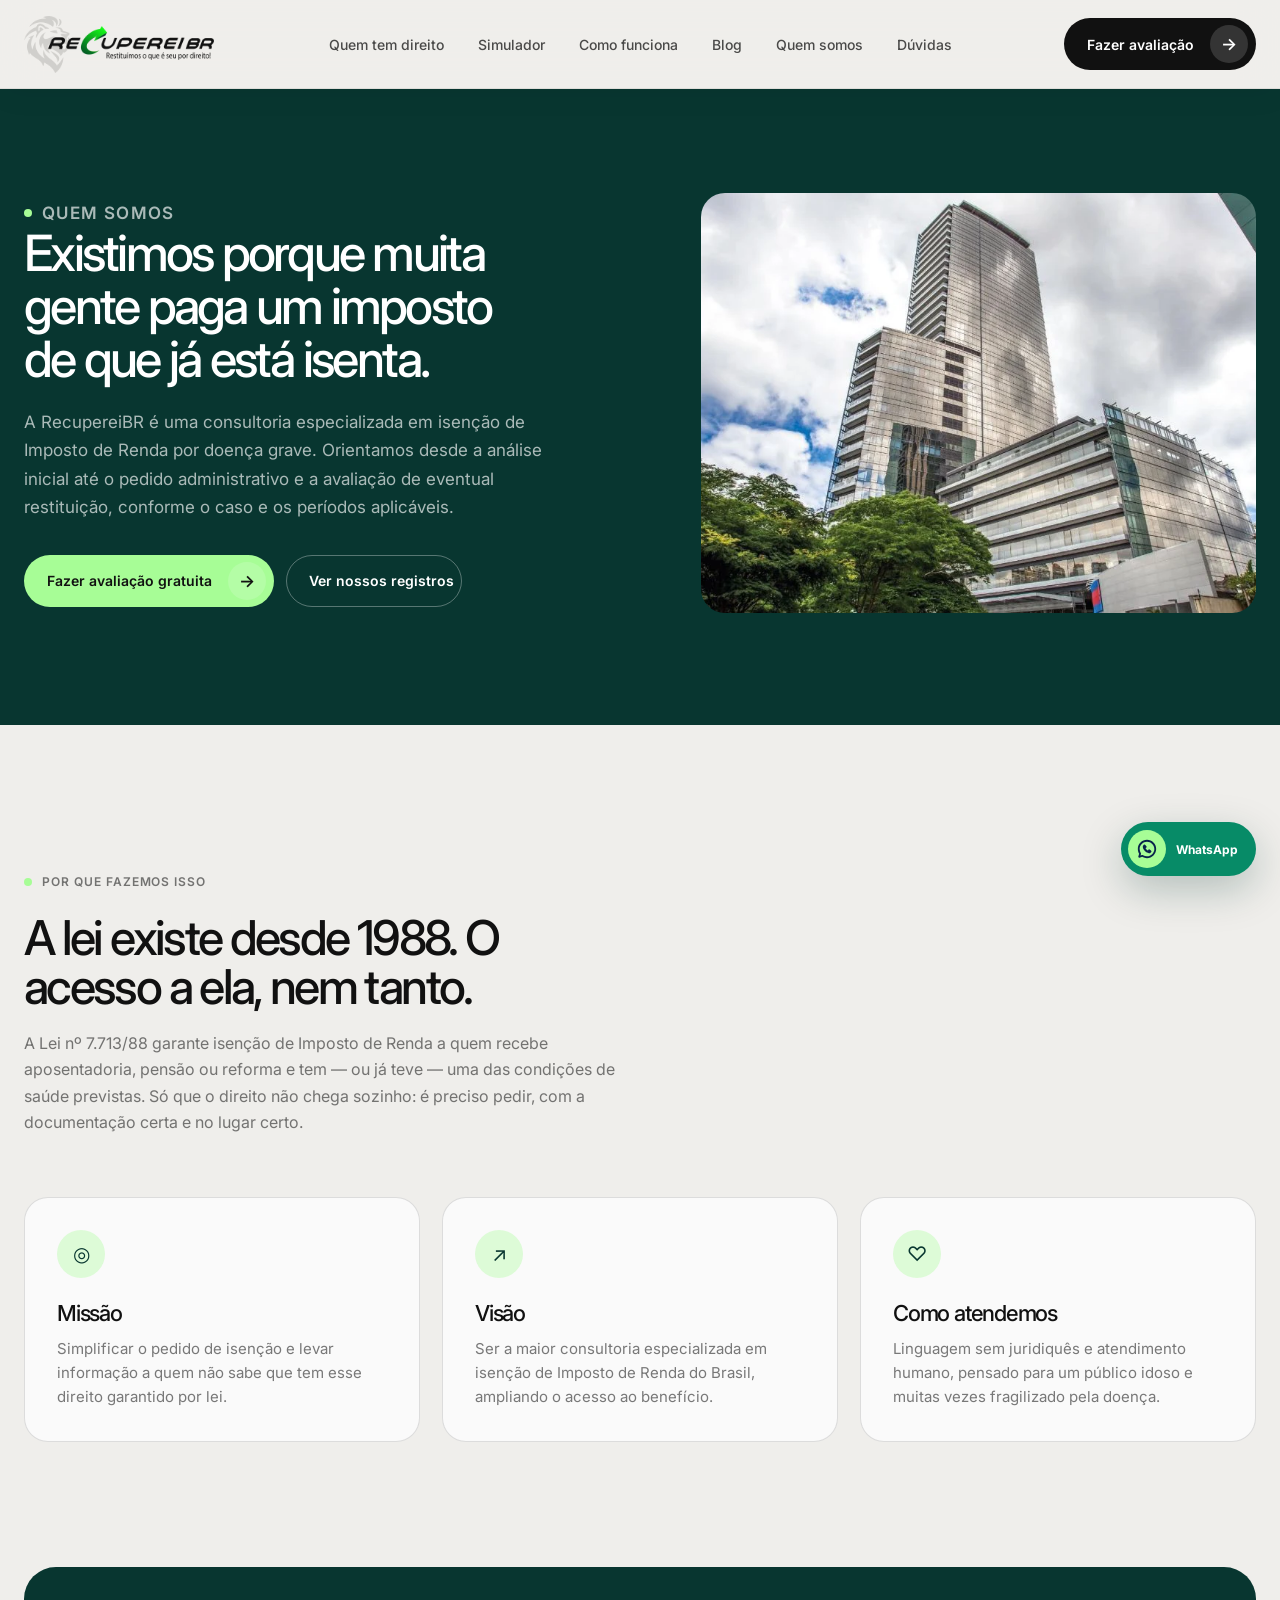
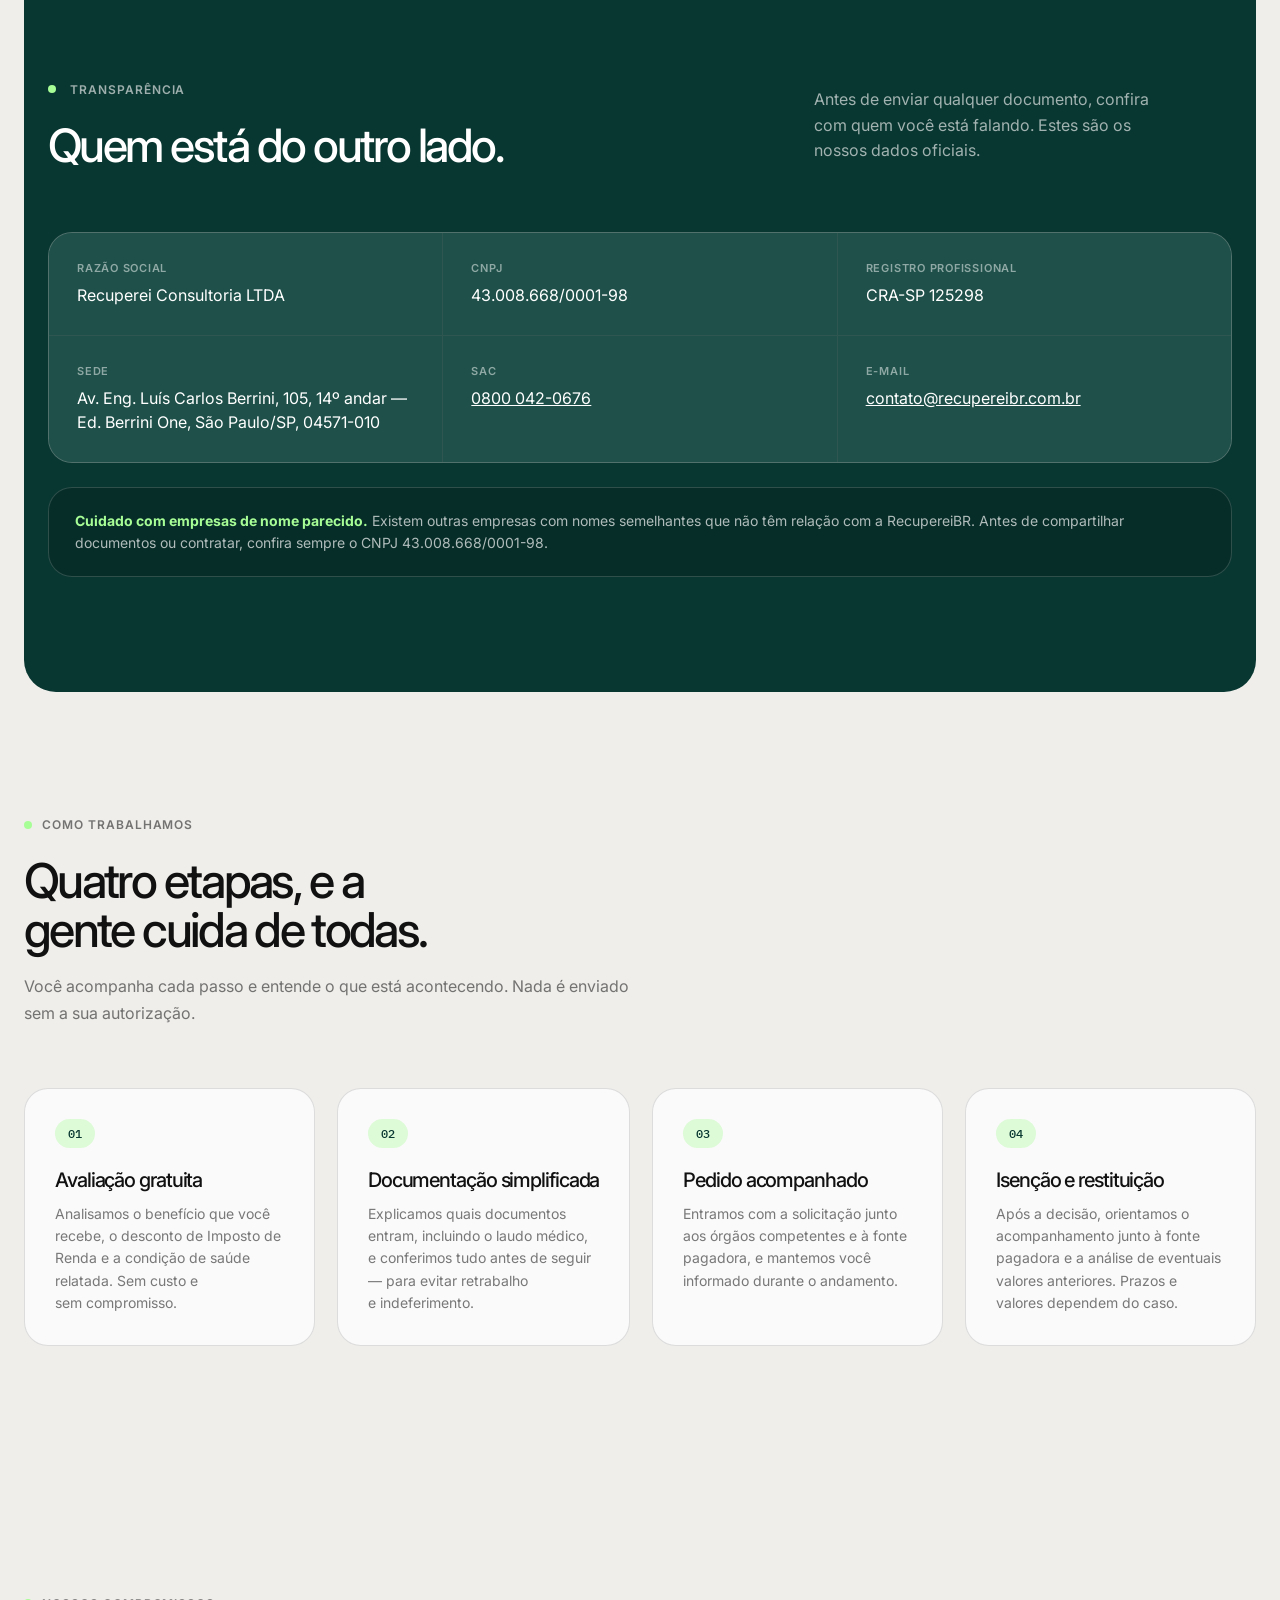
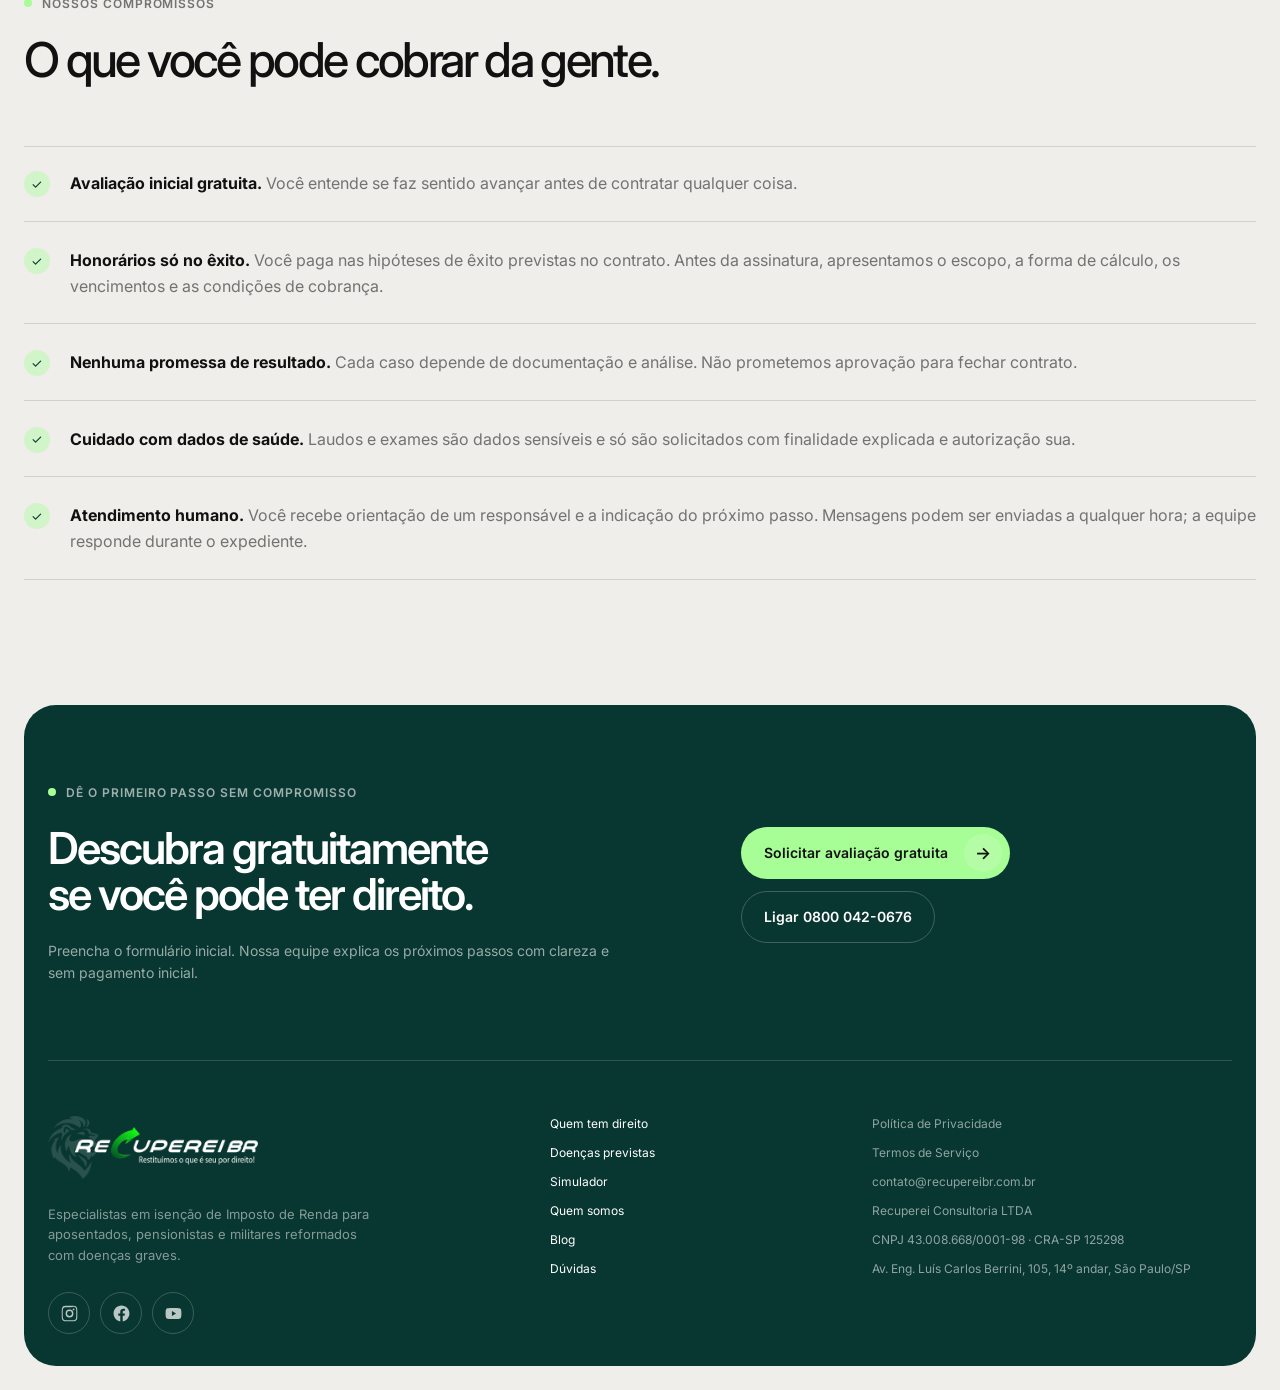
<file: quem-somos.html>
<!DOCTYPE html>
<html lang="pt-BR">
<head>
  <meta charset="UTF-8">
  <meta name="viewport" content="width=device-width, initial-scale=1.0">
  <title>Quem somos | RecupereiBR</title>
  <script src="tracking.js?v=20261021b"></script>
  <link rel="icon" href="favicon.ico" sizes="any">
  <link rel="icon" type="image/png" href="assets/favicon-512.png" sizes="512x512">
  <link rel="apple-touch-icon" href="assets/apple-touch-icon.png">
  <meta name="theme-color" content="#083630">
  <meta name="description" content="A RecupereiBR é uma consultoria especializada em isenção de Imposto de Renda por doença grave para aposentados, pensionistas e militares reformados. Conheça a empresa, os registros e como trabalhamos.">
  <meta name="robots" content="index,follow,max-image-preview:large">
  <link rel="canonical" href="https://recupereibr.com.br/quem-somos">
  <meta property="og:type" content="website">
  <meta property="og:title" content="Quem somos | RecupereiBR">
  <meta property="og:description" content="Consultoria especializada em isenção de Imposto de Renda por doença grave. CNPJ 43.008.668/0001-98, registro CRA-SP 125298, sede em São Paulo.">
  <meta property="og:url" content="https://recupereibr.com.br/quem-somos">
  <meta property="og:image" content="https://recupereibr.com.br/assets/sede-recupereibr.webp">
  <meta name="twitter:card" content="summary_large_image">
  <link rel="preconnect" href="https://fonts.googleapis.com">
  <link rel="preconnect" href="https://fonts.gstatic.com" crossorigin>
  <link href="https://fonts.googleapis.com/css2?family=IBM+Plex+Mono:wght@400;500&amp;family=Inter:wght@400;500;600;700&amp;display=swap" rel="stylesheet">
  <link rel="stylesheet" href="advisora.css">
  <link rel="stylesheet" href="sobre.css">
  <link rel="stylesheet" href="footer.css">
  <script type="application/ld+json">
    {
      "@context": "https://schema.org",
      "@type": "Organization",
      "name": "Recuperei Consultoria LTDA",
      "alternateName": "RecupereiBR",
      "url": "https://recupereibr.com.br/",
      "logo": "https://recupereibr.com.br/assets/recupereibr-logo.png",
      "email": "contato@recupereibr.com.br",
      "telephone": "+55-800-042-0676",
      "taxID": "43.008.668/0001-98",
      "address": {
        "@type": "PostalAddress",
        "streetAddress": "Av. Engenheiro Luís Carlos Berrini, 105, 14º andar, Ed. Berrini One",
        "addressLocality": "São Paulo",
        "addressRegion": "SP",
        "postalCode": "04571-010",
        "addressCountry": "BR"
      },
      "areaServed": "BR",
      "sameAs": [
        "https://www.instagram.com/recupereibroficial/",
        "https://www.facebook.com/people/Recuperei-Br/61566419790726/",
        "https://www.youtube.com/@Recupereibr"
      ],
      "description": "Consultoria especializada em isenção de Imposto de Renda por doença grave para aposentados, pensionistas, militares reformados e beneficiários de previdência privada, com base na Lei nº 7.713/88.",
      "inLanguage": "pt-BR"
    }
  </script>
</head>
<body>
  <noscript><img height="1" width="1" style="display:none" alt=""
    src="https://www.facebook.com/tr?id=1069596948024447&amp;ev=PageView&amp;noscript=1"></noscript>
  <a class="skip-link" href="#conteudo">Pular para o conteúdo</a>

  <header class="site-header">
    <div class="nav-wrap">
      <a class="brand" href="/" aria-label="RecupereiBR, página inicial">
        <img class="header-logo" src="assets/recupereibr-logo.png" alt="RecupereiBR">
      </a>

      <button class="menu-button" type="button" aria-label="Abrir menu" aria-expanded="false" aria-controls="main-nav">
        <span></span><span></span>
      </button>

      <nav class="main-nav" id="main-nav" aria-label="Navegação principal">
        <a href="/#direito">Quem tem direito</a>
        <a href="/#simulador">Simulador</a>
        <a href="/#como-funciona">Como funciona</a>
        <a href="/blog">Blog</a>
        <a href="/quem-somos" aria-current="page">Quem somos</a>
        <a href="/#faq">Dúvidas</a>
      </nav>

      <a class="button button-dark nav-cta" href="/avaliacao">
        Fazer avaliação
        <span class="button-dot" aria-hidden="true">→</span>
      </a>
    </div>
  </header>

  <main id="conteudo">
    <section class="sobre-hero">
      <div class="sobre-hero-inner">
        <div class="sobre-hero-copy">
          <p class="eyebrow eyebrow-light"><span></span> Quem somos</p>
          <h1>Existimos porque muita gente paga um imposto de que já está&nbsp;isenta.</h1>
          <p>A RecupereiBR é uma consultoria especializada em isenção de Imposto de Renda por doença grave. Orientamos desde a análise inicial até o pedido administrativo e a avaliação de eventual restituição, conforme o caso e os períodos aplicáveis.</p>
          <div class="sobre-hero-actions">
            <a class="button button-orange" href="/avaliacao">Fazer avaliação gratuita <span class="button-dot" aria-hidden="true">→</span></a>
            <a class="button button-ghost-light" href="#registros">Ver nossos registros</a>
          </div>
        </div>
        <div class="sobre-hero-art">
          <img src="assets/sede-recupereibr.webp" alt="Edifício onde fica a sede da RecupereiBR">
        </div>
      </div>
    </section>

    <section class="section sobre-proposito">
      <div class="section-heading reveal">
        <p class="eyebrow"><span></span> Por que fazemos isso</p>
        <h2>A lei existe desde 1988. O acesso a ela, nem&nbsp;tanto.</h2>
        <p>A Lei nº 7.713/88 garante isenção de Imposto de Renda a quem recebe aposentadoria, pensão ou reforma e tem — ou já teve — uma das condições de saúde previstas. Só que o direito não chega sozinho: é preciso pedir, com a documentação certa e no lugar certo.</p>
      </div>

      <div class="sobre-pilares reveal">
        <article>
          <span class="sobre-pilar-icon" aria-hidden="true">◎</span>
          <h3>Missão</h3>
          <p>Simplificar o pedido de isenção e levar informação a quem não sabe que tem esse direito garantido por lei.</p>
        </article>
        <article>
          <span class="sobre-pilar-icon" aria-hidden="true">↗</span>
          <h3>Visão</h3>
          <p>Ser a maior consultoria especializada em isenção de Imposto de Renda do Brasil, ampliando o acesso ao benefício.</p>
        </article>
        <article>
          <span class="sobre-pilar-icon" aria-hidden="true">♡</span>
          <h3>Como atendemos</h3>
          <p>Linguagem sem juridiquês e atendimento humano, pensado para um público idoso e muitas vezes fragilizado pela doença.</p>
        </article>
      </div>
    </section>

    <section class="impact-section" id="registros">
      <div class="impact-heading reveal">
        <div>
          <p class="eyebrow eyebrow-light"><span></span> Transparência</p>
          <h2>Quem está do outro lado.</h2>
        </div>
        <p>Antes de enviar qualquer documento, confira com quem você está falando. Estes são os nossos dados oficiais.</p>
      </div>

      <dl class="sobre-dados reveal">
        <div>
          <dt>Razão social</dt>
          <dd>Recuperei Consultoria LTDA</dd>
        </div>
        <div>
          <dt>CNPJ</dt>
          <dd>43.008.668/0001-98</dd>
        </div>
        <div>
          <dt>Registro profissional</dt>
          <dd>CRA-SP 125298</dd>
        </div>
        <div>
          <dt>Sede</dt>
          <dd>Av. Eng. Luís Carlos Berrini, 105, 14º andar — Ed. Berrini One, São Paulo/SP, 04571-010</dd>
        </div>
        <div>
          <dt>SAC</dt>
          <dd><a href="tel:08000420676">0800 042-0676</a></dd>
        </div>
        <div>
          <dt>E-mail</dt>
          <dd><a href="mailto:contato@recupereibr.com.br">contato@recupereibr.com.br</a></dd>
        </div>
      </dl>

      <p class="sobre-alerta reveal"><strong>Cuidado com empresas de nome parecido.</strong> Existem outras empresas com nomes semelhantes que não têm relação com a RecupereiBR. Antes de compartilhar documentos ou contratar, confira sempre o CNPJ 43.008.668/0001-98.</p>
    </section>

    <section class="section sobre-etapas">
      <div class="section-heading reveal">
        <p class="eyebrow"><span></span> Como trabalhamos</p>
        <h2>Quatro etapas, e a gente cuida de&nbsp;todas.</h2>
        <p>Você acompanha cada passo e entende o que está acontecendo. Nada é enviado sem a sua autorização.</p>
      </div>

      <ol class="sobre-passos reveal">
        <li>
          <span class="sobre-passo-num">01</span>
          <h3>Avaliação gratuita</h3>
          <p>Analisamos o benefício que você recebe, o desconto de Imposto de Renda e a condição de saúde relatada. Sem custo e sem compromisso.</p>
        </li>
        <li>
          <span class="sobre-passo-num">02</span>
          <h3>Documentação simplificada</h3>
          <p>Explicamos quais documentos entram, incluindo o laudo médico, e conferimos tudo antes de seguir — para evitar retrabalho e indeferimento.</p>
        </li>
        <li>
          <span class="sobre-passo-num">03</span>
          <h3>Pedido acompanhado</h3>
          <p>Entramos com a solicitação junto aos órgãos competentes e à fonte pagadora, e mantemos você informado durante o andamento.</p>
        </li>
        <li>
          <span class="sobre-passo-num">04</span>
          <h3>Isenção e restituição</h3>
          <p>Após a decisão, orientamos o acompanhamento junto à fonte pagadora e a análise de eventuais valores anteriores. Prazos e valores dependem do caso.</p>
        </li>
      </ol>
    </section>

    <section class="section sobre-compromissos">
      <div class="section-heading reveal">
        <p class="eyebrow"><span></span> Nossos compromissos</p>
        <h2>O que você pode cobrar da&nbsp;gente.</h2>
      </div>

      <ul class="sobre-lista reveal">
        <li><strong>Avaliação inicial gratuita.</strong> Você entende se faz sentido avançar antes de contratar qualquer coisa.</li>
        <li><strong>Honorários só no êxito.</strong> Você paga nas hipóteses de êxito previstas no contrato. Antes da assinatura, apresentamos o escopo, a forma de cálculo, os vencimentos e as condições de cobrança.</li>
        <li><strong>Nenhuma promessa de resultado.</strong> Cada caso depende de documentação e análise. Não prometemos aprovação para fechar contrato.</li>
        <li><strong>Cuidado com dados de saúde.</strong> Laudos e exames são dados sensíveis e só são solicitados com finalidade explicada e autorização sua.</li>
        <li><strong>Atendimento humano.</strong> Você recebe orientação de um responsável e a indicação do próximo passo. Mensagens podem ser enviadas a qualquer hora; a equipe responde durante o expediente.</li>
      </ul>
    </section>
  </main>

  <footer class="site-footer" id="contato">
    <div class="footer-cta">
      <div>
        <p class="footer-eyebrow"><span></span> Dê o primeiro passo sem compromisso</p>
        <h2>Descubra gratuitamente se você pode ter direito.</h2>
        <p>Preencha o formulário inicial. Nossa equipe explica os próximos passos com clareza e sem pagamento inicial.</p>
      </div>
      <div class="footer-actions">
        <a class="footer-button footer-button-primary" href="/avaliacao">Solicitar avaliação gratuita <i aria-hidden="true">&rarr;</i></a>
        <a class="footer-button footer-button-ghost" href="tel:08000420676">Ligar 0800 042-0676</a>
      </div>
    </div>

    <div class="footer-bottom" id="rodape">
      <div>
        <a class="footer-brand" href="/" aria-label="RecupereiBR, página inicial">
          <img class="footer-logo" src="assets/recupereibr-logo-white.png" alt="RecupereiBR">
        </a>
        <p>Especialistas em isenção de Imposto de Renda para aposentados, pensionistas e militares reformados com doenças graves.</p>
        <ul class="footer-social" aria-label="Redes sociais da RecupereiBR">
          <li>
            <a href="https://www.instagram.com/recupereibroficial/" target="_blank" rel="noopener noreferrer" aria-label="Instagram da RecupereiBR (abre em nova aba)">
              <svg viewBox="0 0 24 24" aria-hidden="true" focusable="false"><path d="M12 2.2c3.2 0 3.6 0 4.9.07 1.17.05 1.8.25 2.23.41.56.22.96.48 1.38.9.42.42.68.82.9 1.38.16.42.36 1.06.41 2.23.06 1.27.07 1.65.07 4.86s0 3.6-.07 4.86c-.05 1.17-.25 1.8-.41 2.23-.22.56-.48.96-.9 1.38-.42.42-.82.68-1.38.9-.42.16-1.06.36-2.23.41-1.27.06-1.65.07-4.86.07s-3.6 0-4.86-.07c-1.17-.05-1.8-.25-2.23-.41a3.7 3.7 0 0 1-1.38-.9 3.7 3.7 0 0 1-.9-1.38c-.16-.42-.36-1.06-.41-2.23C2.21 15.6 2.2 15.2 2.2 12s0-3.6.07-4.86c.05-1.17.25-1.8.41-2.23.22-.56.48-.96.9-1.38.42-.42.82-.68 1.38-.9.42-.16 1.06-.36 2.23-.41C8.45 2.21 8.83 2.2 12 2.2Zm0 1.8c-3.15 0-3.5 0-4.74.07-.9.04-1.38.19-1.7.31-.43.17-.73.37-1.05.69-.32.32-.52.62-.69 1.05-.12.32-.27.8-.31 1.7C3.44 8.5 3.43 8.85 3.43 12s0 3.5.08 4.74c.4.9.19 1.38.31 1.7.17.43.37.73.69 1.05.32.32.62.52 1.05.69.32.12.8.27 1.7.31 1.24.06 1.6.07 4.74.07s3.5 0 4.74-.07c.9-.04 1.38-.19 1.7-.31.43-.17.73-.37 1.05-.69.32-.32.52-.62.69-1.05.12-.32.27-.8.31-1.7.06-1.24.07-1.6.07-4.74s0-3.5-.07-4.74c-.04-.9-.19-1.38-.31-1.7a2.8 2.8 0 0 0-.69-1.05 2.8 2.8 0 0 0-1.05-.69c-.32-.12-.8-.27-1.7-.31C15.5 4 15.15 4 12 4Zm0 3.06a4.94 4.94 0 1 1 0 9.88 4.94 4.94 0 0 1 0-9.88Zm0 1.8a3.14 3.14 0 1 0 0 6.28 3.14 3.14 0 0 0 0-6.28Zm5.14-3.2a1.15 1.15 0 1 1 0 2.3 1.15 1.15 0 0 1 0-2.3Z"/></svg>
            </a>
          </li>
          <li>
            <a href="https://www.facebook.com/people/Recuperei-Br/61566419790726/" target="_blank" rel="noopener noreferrer" aria-label="Facebook da RecupereiBR (abre em nova aba)">
              <svg viewBox="0 0 24 24" aria-hidden="true" focusable="false"><path d="M22 12.06C22 6.5 17.52 2 12 2S2 6.5 2 12.06c0 5.02 3.66 9.18 8.44 9.94v-7.03H7.9v-2.9h2.54V9.85c0-2.52 1.5-3.9 3.77-3.9 1.1 0 2.24.19 2.24.19v2.47h-1.26c-1.24 0-1.63.78-1.63 1.57v1.88h2.78l-.45 2.9h-2.33v7.03C18.34 21.24 22 17.08 22 12.06Z"/></svg>
            </a>
          </li>
          <li>
            <a href="https://www.youtube.com/@Recupereibr/videos" target="_blank" rel="noopener noreferrer" aria-label="YouTube da RecupereiBR (abre em nova aba)">
              <svg viewBox="0 0 24 24" aria-hidden="true" focusable="false"><path d="M21.58 7.19a2.5 2.5 0 0 0-1.77-1.77C18.25 5 12 5 12 5s-6.25 0-7.81.42a2.5 2.5 0 0 0-1.77 1.77C2 8.75 2 12 2 12s0 3.25.42 4.81a2.5 2.5 0 0 0 1.77 1.77C5.75 19 12 19 12 19s6.25 0 7.81-.42a2.5 2.5 0 0 0 1.77-1.77C22 15.25 22 12 22 12s0-3.25-.42-4.81ZM10 15.02V8.98L15.2 12 10 15.02Z"/></svg>
            </a>
          </li>
        </ul>
      </div>
      <nav aria-label="Links do rodapé">
        <a href="/#direito">Quem tem direito</a>
        <a href="/#doencas">Doenças previstas</a>
        <a href="/#simulador">Simulador</a>
        <a href="/quem-somos">Quem somos</a>
        <a href="/blog">Blog</a>
        <a href="/#faq">Dúvidas</a>
      </nav>
      <div class="footer-meta">
        <a href="/privacidade">Política de Privacidade</a>
        <a href="/termos">Termos de Serviço</a>
        <a href="mailto:contato@recupereibr.com.br">contato@recupereibr.com.br</a>
        <span>Recuperei Consultoria LTDA</span>
        <span>CNPJ 43.008.668/0001-98 · CRA-SP 125298</span>
        <span>Av. Eng. Luís Carlos Berrini, 105, 14º andar, São Paulo/SP</span>
      </div>
    </div>
  </footer>

  <a class="whatsapp-float" href="https://wa.me/5511912133116?text=Ol%C3%A1%2C%20quero%20fazer%20uma%20an%C3%A1lise%20gratuita." target="_blank" rel="noopener" aria-label="Falar com a RecupereiBR no WhatsApp">
    <span aria-hidden="true"><img class="whatsapp-icon" src="assets/whatsapp.svg" alt=""></span>
    <strong>WhatsApp</strong>
  </a>

  <script src="advisora.js?v=20261021"></script>
  <script type="text/javascript" async src="https://d335luupugsy2.cloudfront.net/js/loader-scripts/17696e2d-e23a-4e31-99c5-c5f0f1fdb09b-loader.js"></script>
</body>
</html>
</file>
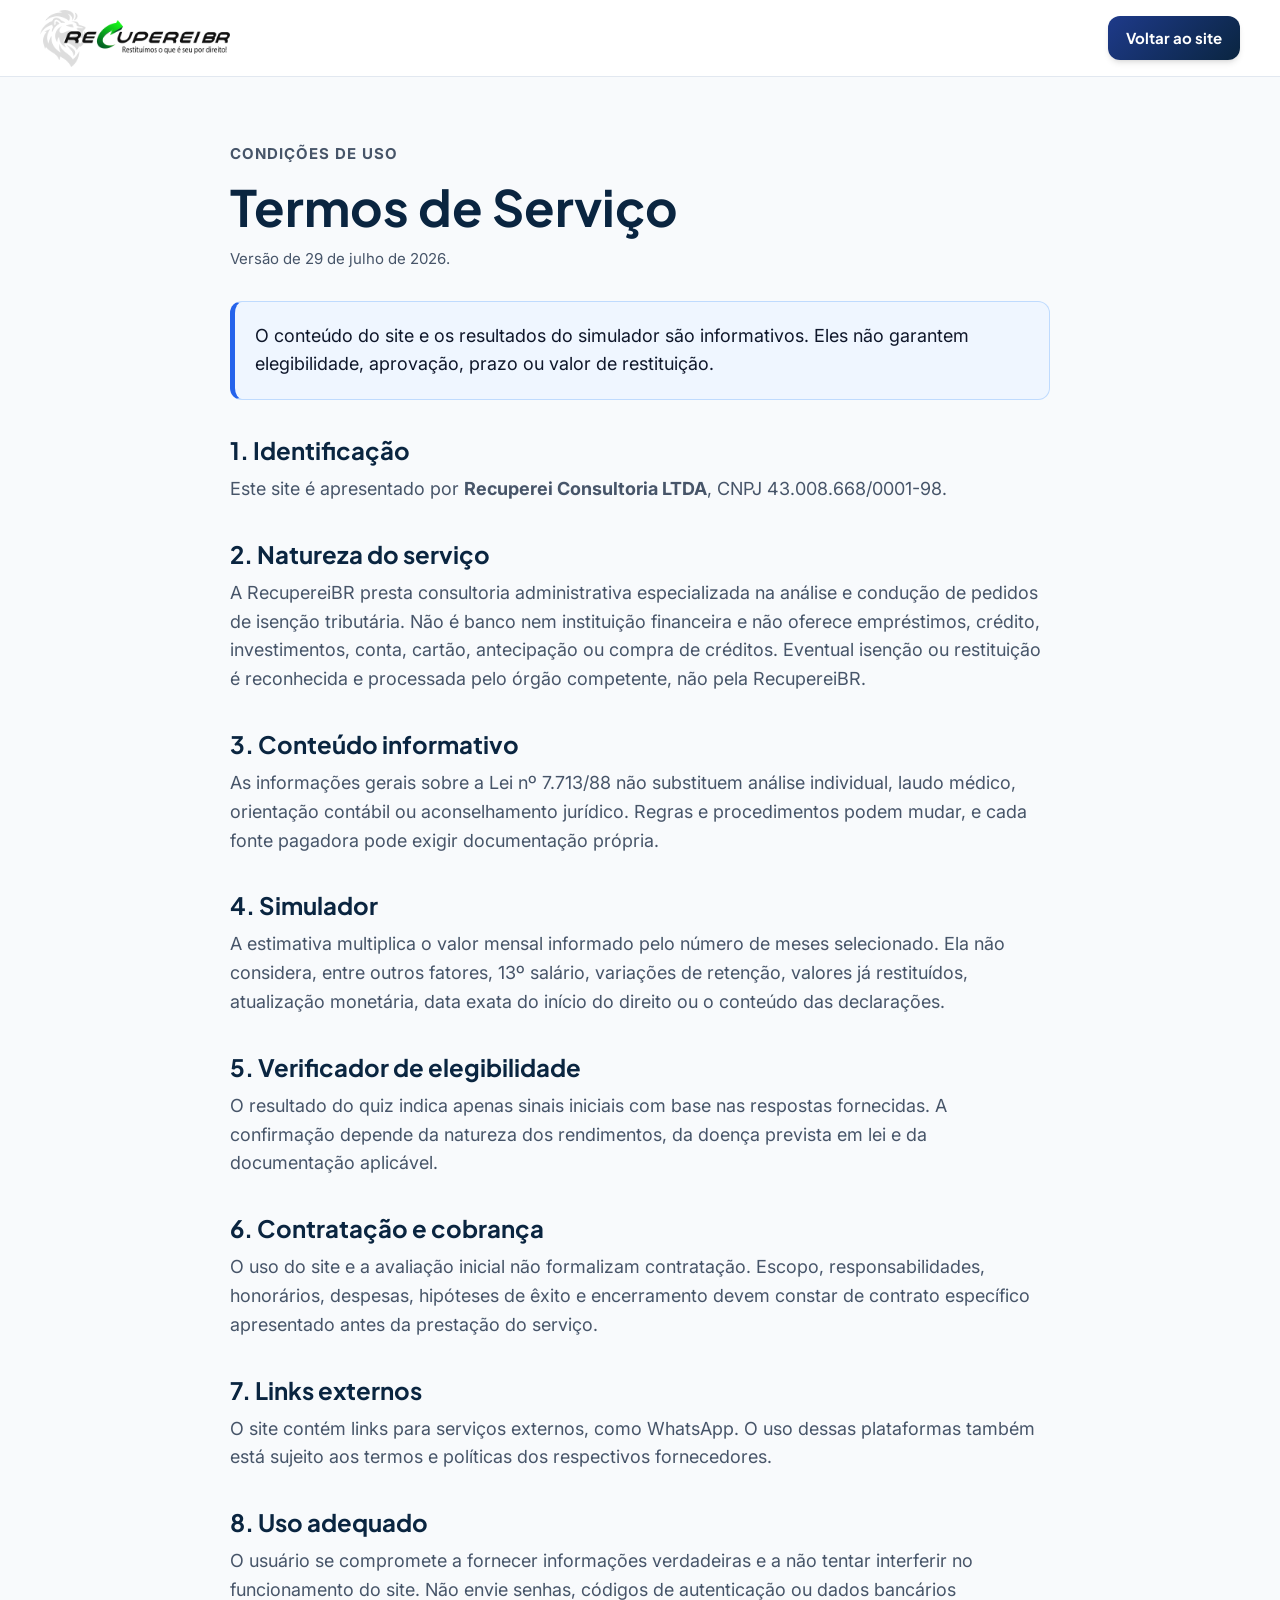
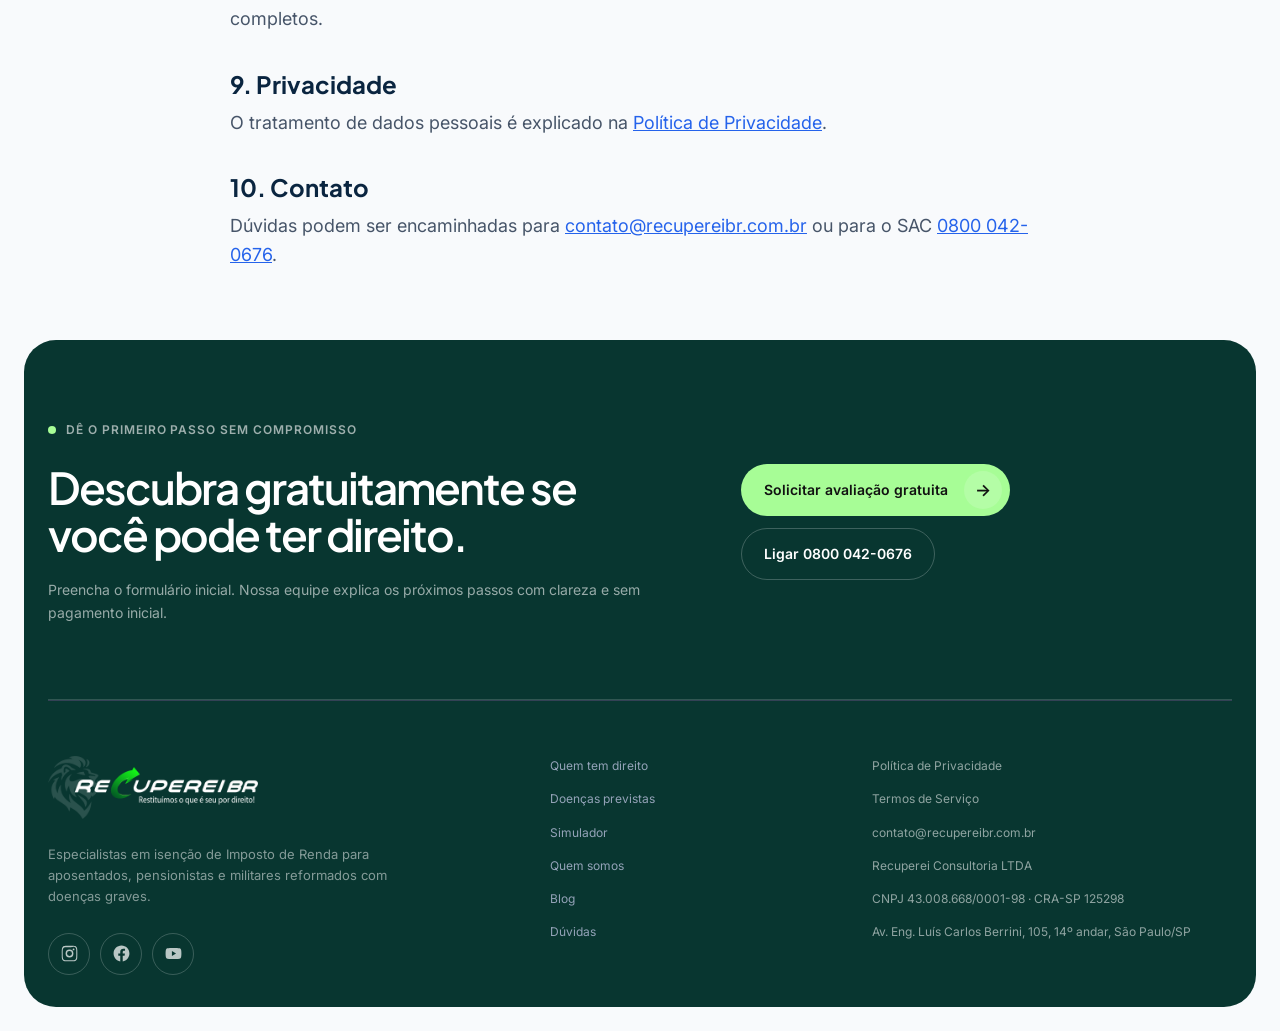
<file: termos.html>
<!DOCTYPE html>
<html lang="pt-BR">
<head>
  <meta charset="UTF-8">
  <meta name="viewport" content="width=device-width, initial-scale=1.0">
  <meta name="description" content="Termos de uso do site e do simulador da RecupereiBR.">
  <title>Termos de Serviço | RecupereiBR</title>
  <script src="tracking.js?v=20261021b"></script>
  <link rel="canonical" href="https://recupereibr.com.br/termos">
  <link rel="icon" href="favicon.ico" sizes="any">
  <link rel="icon" type="image/png" href="assets/favicon-512.png" sizes="512x512">
  <link rel="apple-touch-icon" href="assets/apple-touch-icon.png">
  <meta name="theme-color" content="#083630">
  <link rel="preconnect" href="https://fonts.googleapis.com">
  <link rel="preconnect" href="https://fonts.gstatic.com" crossorigin>
  <link href="https://fonts.googleapis.com/css2?family=Inter:wght@400;500;600;700&amp;family=Plus+Jakarta+Sans:wght@600;700;800&amp;display=swap" rel="stylesheet">
  <link rel="stylesheet" href="styles.css">
  <link rel="stylesheet" href="footer.css">
</head>
<body class="legal-page">
  <noscript><img height="1" width="1" style="display:none" alt=""
    src="https://www.facebook.com/tr?id=1069596948024447&amp;ev=PageView&amp;noscript=1"></noscript>
  <header class="legal-header">
    <div class="container legal-header-content">
      <a href="/" class="brand-logo" aria-label="Voltar para a página inicial da RecupereiBR">
        <img class="header-logo" src="assets/recupereibr-logo.png" alt="RecupereiBR">
      </a>
      <a href="/" class="btn btn-secondary btn-sm">Voltar ao site</a>
    </div>
  </header>

  <main class="container legal-content">
    <p class="section-subtitle">Condições de uso</p>
    <h1>Termos de Serviço</h1>
    <p class="legal-updated">Versão de 29 de julho de 2026.</p>

    <div class="legal-notice">
      O conteúdo do site e os resultados do simulador são informativos. Eles não garantem elegibilidade, aprovação, prazo ou valor de restituição.
    </div>

    <h2>1. Identificação</h2>
    <p>Este site é apresentado por <strong>Recuperei Consultoria LTDA</strong>, CNPJ 43.008.668/0001-98.</p>

    <h2>2. Natureza do serviço</h2>
    <p>A RecupereiBR presta consultoria administrativa especializada na análise e condução de pedidos de isenção tributária. Não é banco nem instituição financeira e não oferece empréstimos, crédito, investimentos, conta, cartão, antecipação ou compra de créditos. Eventual isenção ou restituição é reconhecida e processada pelo órgão competente, não pela RecupereiBR.</p>

    <h2>3. Conteúdo informativo</h2>
    <p>As informações gerais sobre a Lei nº 7.713/88 não substituem análise individual, laudo médico, orientação contábil ou aconselhamento jurídico. Regras e procedimentos podem mudar, e cada fonte pagadora pode exigir documentação própria.</p>

    <h2>4. Simulador</h2>
    <p>A estimativa multiplica o valor mensal informado pelo número de meses selecionado. Ela não considera, entre outros fatores, 13º salário, variações de retenção, valores já restituídos, atualização monetária, data exata do início do direito ou o conteúdo das declarações.</p>

    <h2>5. Verificador de elegibilidade</h2>
    <p>O resultado do quiz indica apenas sinais iniciais com base nas respostas fornecidas. A confirmação depende da natureza dos rendimentos, da doença prevista em lei e da documentação aplicável.</p>

    <h2>6. Contratação e cobrança</h2>
    <p>O uso do site e a avaliação inicial não formalizam contratação. Escopo, responsabilidades, honorários, despesas, hipóteses de êxito e encerramento devem constar de contrato específico apresentado antes da prestação do serviço.</p>

    <h2>7. Links externos</h2>
    <p>O site contém links para serviços externos, como WhatsApp. O uso dessas plataformas também está sujeito aos termos e políticas dos respectivos fornecedores.</p>

    <h2>8. Uso adequado</h2>
    <p>O usuário se compromete a fornecer informações verdadeiras e a não tentar interferir no funcionamento do site. Não envie senhas, códigos de autenticação ou dados bancários completos.</p>

    <h2>9. Privacidade</h2>
    <p>O tratamento de dados pessoais é explicado na <a href="/privacidade">Política de Privacidade</a>.</p>

    <h2>10. Contato</h2>
    <p>Dúvidas podem ser encaminhadas para <a href="mailto:contato@recupereibr.com.br">contato@recupereibr.com.br</a> ou para o SAC <a href="tel:08000420676">0800 042-0676</a>.</p>
  </main>

  <footer class="site-footer" id="contato">
    <div class="footer-cta">
      <div>
        <p class="footer-eyebrow"><span></span> Dê o primeiro passo sem compromisso</p>
        <h2>Descubra gratuitamente se você pode ter direito.</h2>
        <p>Preencha o formulário inicial. Nossa equipe explica os próximos passos com clareza e sem pagamento inicial.</p>
      </div>
      <div class="footer-actions">
        <a class="footer-button footer-button-primary" href="/avaliacao">Solicitar avaliação gratuita <i aria-hidden="true">&rarr;</i></a>
        <a class="footer-button footer-button-ghost" href="tel:08000420676">Ligar 0800 042-0676</a>
      </div>
    </div>

    <div class="footer-bottom" id="rodape">
      <div>
        <a class="footer-brand" href="/" aria-label="RecupereiBR, página inicial">
          <img class="footer-logo" src="assets/recupereibr-logo-white.png" alt="RecupereiBR">
        </a>
        <p>Especialistas em isenção de Imposto de Renda para aposentados, pensionistas e militares reformados com doenças graves.</p>
        <ul class="footer-social" aria-label="Redes sociais da RecupereiBR">
          <li>
            <a href="https://www.instagram.com/recupereibroficial/" target="_blank" rel="noopener noreferrer" aria-label="Instagram da RecupereiBR (abre em nova aba)">
              <svg viewBox="0 0 24 24" aria-hidden="true" focusable="false"><path d="M12 2.2c3.2 0 3.6 0 4.9.07 1.17.05 1.8.25 2.23.41.56.22.96.48 1.38.9.42.42.68.82.9 1.38.16.42.36 1.06.41 2.23.06 1.27.07 1.65.07 4.86s0 3.6-.07 4.86c-.05 1.17-.25 1.8-.41 2.23-.22.56-.48.96-.9 1.38-.42.42-.82.68-1.38.9-.42.16-1.06.36-2.23.41-1.27.06-1.65.07-4.86.07s-3.6 0-4.86-.07c-1.17-.05-1.8-.25-2.23-.41a3.7 3.7 0 0 1-1.38-.9 3.7 3.7 0 0 1-.9-1.38c-.16-.42-.36-1.06-.41-2.23C2.21 15.6 2.2 15.2 2.2 12s0-3.6.07-4.86c.05-1.17.25-1.8.41-2.23.22-.56.48-.96.9-1.38.42-.42.82-.68 1.38-.9.42-.16 1.06-.36 2.23-.41C8.45 2.21 8.83 2.2 12 2.2Zm0 1.8c-3.15 0-3.5 0-4.74.07-.9.04-1.38.19-1.7.31-.43.17-.73.37-1.05.69-.32.32-.52.62-.69 1.05-.12.32-.27.8-.31 1.7C3.44 8.5 3.43 8.85 3.43 12s0 3.5.08 4.74c.4.9.19 1.38.31 1.7.17.43.37.73.69 1.05.32.32.62.52 1.05.69.32.12.8.27 1.7.31 1.24.06 1.6.07 4.74.07s3.5 0 4.74-.07c.9-.04 1.38-.19 1.7-.31.43-.17.73-.37 1.05-.69.32-.32.52-.62.69-1.05.12-.32.27-.8.31-1.7.06-1.24.07-1.6.07-4.74s0-3.5-.07-4.74c-.04-.9-.19-1.38-.31-1.7a2.8 2.8 0 0 0-.69-1.05 2.8 2.8 0 0 0-1.05-.69c-.32-.12-.8-.27-1.7-.31C15.5 4 15.15 4 12 4Zm0 3.06a4.94 4.94 0 1 1 0 9.88 4.94 4.94 0 0 1 0-9.88Zm0 1.8a3.14 3.14 0 1 0 0 6.28 3.14 3.14 0 0 0 0-6.28Zm5.14-3.2a1.15 1.15 0 1 1 0 2.3 1.15 1.15 0 0 1 0-2.3Z"/></svg>
            </a>
          </li>
          <li>
            <a href="https://www.facebook.com/people/Recuperei-Br/61566419790726/" target="_blank" rel="noopener noreferrer" aria-label="Facebook da RecupereiBR (abre em nova aba)">
              <svg viewBox="0 0 24 24" aria-hidden="true" focusable="false"><path d="M22 12.06C22 6.5 17.52 2 12 2S2 6.5 2 12.06c0 5.02 3.66 9.18 8.44 9.94v-7.03H7.9v-2.9h2.54V9.85c0-2.52 1.5-3.9 3.77-3.9 1.1 0 2.24.19 2.24.19v2.47h-1.26c-1.24 0-1.63.78-1.63 1.57v1.88h2.78l-.45 2.9h-2.33v7.03C18.34 21.24 22 17.08 22 12.06Z"/></svg>
            </a>
          </li>
          <li>
            <a href="https://www.youtube.com/@Recupereibr/videos" target="_blank" rel="noopener noreferrer" aria-label="YouTube da RecupereiBR (abre em nova aba)">
              <svg viewBox="0 0 24 24" aria-hidden="true" focusable="false"><path d="M21.58 7.19a2.5 2.5 0 0 0-1.77-1.77C18.25 5 12 5 12 5s-6.25 0-7.81.42a2.5 2.5 0 0 0-1.77 1.77C2 8.75 2 12 2 12s0 3.25.42 4.81a2.5 2.5 0 0 0 1.77 1.77C5.75 19 12 19 12 19s6.25 0 7.81-.42a2.5 2.5 0 0 0 1.77-1.77C22 15.25 22 12 22 12s0-3.25-.42-4.81ZM10 15.02V8.98L15.2 12 10 15.02Z"/></svg>
            </a>
          </li>
        </ul>
      </div>
      <nav aria-label="Links do rodapé">
        <a href="/#direito">Quem tem direito</a>
        <a href="/#doencas">Doenças previstas</a>
        <a href="/#simulador">Simulador</a>
        <a href="/quem-somos">Quem somos</a>
        <a href="/blog">Blog</a>
        <a href="/#faq">Dúvidas</a>
      </nav>
      <div class="footer-meta">
        <a href="/privacidade">Política de Privacidade</a>
        <a href="/termos">Termos de Serviço</a>
        <a href="mailto:contato@recupereibr.com.br">contato@recupereibr.com.br</a>
        <span>Recuperei Consultoria LTDA</span>
        <span>CNPJ 43.008.668/0001-98 · CRA-SP 125298</span>
        <span>Av. Eng. Luís Carlos Berrini, 105, 14º andar, São Paulo/SP</span>
      </div>
    </div>
  </footer>
  <script type="text/javascript" async src="https://d335luupugsy2.cloudfront.net/js/loader-scripts/17696e2d-e23a-4e31-99c5-c5f0f1fdb09b-loader.js"></script>
</body>
</html>
</file>
<file: efeitos.css>
/* =========================================================
   Efeitos de entrada e de rolagem

   Sem biblioteca: o site já tem IntersectionObserver e o navegador
   anima transform/opacity na GPU. Framer Motion custaria 45 KB
   comprimidos para fazer o mesmo nestes casos.

   Só transform e opacity são animados — as duas únicas propriedades
   que não forçam o navegador a recalcular layout a cada quadro.
   ========================================================= */

[data-reveal] {
  opacity: 0;
  transform: translateY(28px);
  transition:
    opacity 0.7s cubic-bezier(0.22, 0.8, 0.3, 1),
    transform 0.7s cubic-bezier(0.22, 0.8, 0.3, 1);
  transition-delay: calc(var(--reveal-index, 0) * 90ms);
  will-change: transform, opacity;
}

[data-reveal="left"]   { transform: translateX(-34px); }
[data-reveal="right"]  { transform: translateX(34px); }
[data-reveal="scale"]  { transform: scale(0.94); }
[data-reveal="blur"]   { transform: translateY(20px); filter: blur(7px); }

[data-reveal].is-visible {
  opacity: 1;
  transform: none;
  filter: none;
  will-change: auto;
}

/* filhos em sequência: cada um entra um pouco depois do anterior */
[data-reveal-stagger] > * {
  opacity: 0;
  transform: translateY(24px);
  transition:
    opacity 0.62s cubic-bezier(0.22, 0.8, 0.3, 1),
    transform 0.62s cubic-bezier(0.22, 0.8, 0.3, 1);
  transition-delay: calc(var(--reveal-index, 0) * var(--reveal-step, 70ms));
}

[data-reveal-stagger="scale"] > * {
  transform: translateY(16px) scale(0.95);
}

[data-reveal-stagger].is-visible > * {
  opacity: 1;
  transform: none;
}

/* deslocamento sutil na rolagem, alimentado por rAF no advisora.js */
[data-parallax] {
  will-change: transform;
}

/* o site inteiro já respeita isto, mas aqui é essencial:
   parallax e stagger são exatamente o tipo de movimento que
   incomoda quem tem sensibilidade vestibular */
@media (prefers-reduced-motion: reduce) {
  [data-reveal],
  [data-reveal-stagger] > * {
    opacity: 1 !important;
    transform: none !important;
    filter: none !important;
    transition: none !important;
  }

  [data-parallax] {
    transform: none !important;
  }
}
</file>
<file: footer.css>
/* =========================================================
   Rodapé compartilhado — idêntico em todas as páginas.

   Autossuficiente de propósito: privacidade.html e termos.html
   carregam styles.css em vez de advisora.css, então este arquivo
   não pode depender das variáveis nem das classes de nenhum dos dois.
   Carregue-o SEMPRE como a última folha de estilo da página.
   ========================================================= */

.site-footer {
  margin: 0 24px 24px;
  padding: 80px max(24px, calc((100vw - 1240px) / 2)) 32px;
  border-radius: 32px;
  color: white;
  background: #083630;
  font-family: "Inter", sans-serif;
}

.site-footer a {
  color: inherit;
  text-decoration: none;
}

.site-footer a:hover {
  text-decoration: underline;
}

/* ---- chamada ---- */
.site-footer .footer-cta {
  padding-bottom: 75px;
  display: grid;
  grid-template-columns: 1fr 0.8fr;
  align-items: center;
  gap: 80px;
  border-bottom: 1px solid rgba(250, 250, 250, 0.16);
}

.site-footer .footer-cta h2 {
  margin: 0;
  color: white;
  font-size: 44px !important;
  font-weight: 600;
  line-height: 1.06;
  letter-spacing: -0.045em;
}

.site-footer .footer-cta > div:first-child > p:last-child {
  max-width: 680px;
  margin: 22px 0 0;
  color: rgba(255, 255, 255, 0.58);
  font-size: 14px;
  line-height: 1.6;
}

.site-footer .footer-eyebrow {
  margin: 0 0 25px;
  display: flex;
  align-items: center;
  gap: 10px;
  color: rgba(250, 250, 250, 0.62);
  font-size: 12px;
  font-weight: 600;
  letter-spacing: 0.08em;
  text-transform: uppercase;
}

.site-footer .footer-eyebrow span {
  width: 8px;
  height: 8px;
  border-radius: 50%;
  background: #a7fd96;
}

.site-footer .footer-actions {
  display: grid;
  justify-items: start;
  gap: 12px;
}

.site-footer .footer-button {
  min-height: 52px;
  padding: 6px 7px 6px 22px;
  display: inline-flex;
  align-items: center;
  justify-content: center;
  gap: 16px;
  border: 1px solid transparent;
  border-radius: 999px;
  font-size: 14px;
  font-weight: 600;
  transition: transform 0.25s ease, background-color 0.25s ease;
}

.site-footer .footer-button:hover {
  transform: translateY(-2px);
  text-decoration: none;
}

.site-footer .footer-button-primary {
  color: #111111;
  background: #a7fd96;
}

.site-footer .footer-button-ghost {
  padding-right: 22px;
  border-color: rgba(255, 255, 255, 0.22);
  color: white;
}

.site-footer .footer-button i {
  width: 38px;
  height: 38px;
  display: grid;
  place-items: center;
  border-radius: 50%;
  background: rgba(255, 255, 255, 0.15);
  font-size: 17px;
  font-style: normal;
}

/* ---- bloco inferior ---- */
.site-footer .footer-bottom {
  padding-top: 55px;
  display: grid;
  grid-template-columns: 1.2fr 0.7fr 1fr;
  gap: 70px;
}

.site-footer .footer-logo {
  width: 210px;
  max-width: 100%;
  height: auto;
  display: block;
  object-fit: contain;
}

.site-footer .footer-bottom > div:first-child p {
  max-width: 360px;
  margin: 25px 0 0;
  color: rgba(255, 255, 255, 0.5);
  font-size: 13px;
  line-height: 1.6;
}

.site-footer .footer-bottom nav,
.site-footer .footer-meta {
  display: grid;
  align-content: start;
  gap: 14px;
  font-size: 12px;
}

.site-footer .footer-meta {
  color: rgba(255, 255, 255, 0.55);
}

.site-footer .footer-meta span {
  text-wrap: pretty;
}

@media (max-width: 1080px) {
  .site-footer .footer-bottom {
    grid-template-columns: 1fr 1fr;
    gap: 40px;
  }
}

@media (max-width: 820px) {
  .site-footer {
    margin-right: 10px;
    margin-left: 10px;
    border-radius: 24px;
    padding-top: 60px;
  }

  .site-footer .footer-cta {
    grid-template-columns: 1fr;
    gap: 30px;
  }

  .site-footer .footer-cta h2 {
    font-size: 34px !important;
  }
}

@media (max-width: 560px) {
  .site-footer .footer-cta {
    padding-bottom: 55px;
  }

  .site-footer .footer-bottom {
    grid-template-columns: 1fr;
    gap: 38px;
  }

  .site-footer .footer-actions,
  .site-footer .footer-button {
    width: 100%;
  }

  .site-footer .footer-button {
    justify-content: space-between;
  }
}

/* ---- redes sociais ---- */
.site-footer .footer-social {
  margin: 26px 0 0;
  padding: 0;
  display: flex;
  gap: 10px;
  list-style: none;
}

.site-footer .footer-social a {
  width: 42px;
  height: 42px;
  display: grid;
  place-items: center;
  border: 1px solid rgba(255, 255, 255, 0.2);
  border-radius: 50%;
  color: rgba(255, 255, 255, 0.72);
  transition: border-color 0.2s ease, color 0.2s ease, background 0.2s ease, transform 0.2s ease;
}

.site-footer .footer-social a:hover,
.site-footer .footer-social a:focus-visible {
  border-color: #a7fd96;
  color: #083630;
  background: #a7fd96;
  transform: translateY(-2px);
  text-decoration: none;
}

.site-footer .footer-social svg {
  width: 19px;
  height: 19px;
  display: block;
  fill: currentColor;
}
</file>
<file: avaliacao.css>
.lead-page {
  min-height: 100vh;
  background:
    radial-gradient(circle at 9% 19%, rgba(167, 253, 150, 0.22), transparent 22%),
    var(--cream);
}

.lead-header {
  width: 100%;
  min-height: 82px;
  padding: 0 max(24px, calc((100vw - 1240px) / 2));
  position: sticky;
  top: 0;
  z-index: 100;
  display: flex;
  align-items: center;
  justify-content: space-between;
  gap: 25px;
  border-bottom: 1px solid rgba(17, 17, 17, 0.08);
  background: rgba(239, 238, 235, 0.9);
  backdrop-filter: blur(18px);
  -webkit-backdrop-filter: blur(18px);
}

.lead-header-trust {
  display: flex;
  align-items: center;
  gap: 26px;
  font-size: 12px;
}

.lead-header-trust > span {
  display: flex;
  align-items: center;
  gap: 8px;
  color: var(--ink-soft);
}

.lead-header-trust i {
  width: 24px;
  height: 24px;
  display: grid;
  place-items: center;
  border-radius: 50%;
  color: var(--green);
  background: var(--orange);
  font-style: normal;
  font-weight: 700;
}

.lead-header-trust a {
  padding-bottom: 4px;
  border-bottom: 1px solid var(--line);
  font-weight: 600;
}

.lead-hero {
  width: min(1240px, calc(100% - 48px));
  margin: 0 auto;
  padding: 70px 0 90px;
  display: grid;
  grid-template-columns: minmax(0, 0.9fr) minmax(530px, 1.1fr);
  align-items: start;
  gap: clamp(55px, 7vw, 100px);
}

.lead-copy {
  padding-top: 54px;
}

.lead-copy h1 {
  max-width: 650px;
  margin-bottom: 28px;
  font-size: 50px;
  line-height: 0.98;
  font-weight: 600;
}

.lead-intro {
  max-width: 610px;
  margin-bottom: 34px;
  color: var(--ink-soft);
  font-size: 17px;
  line-height: 1.65;
}

.lead-service-note {
  max-width: 610px;
  margin: -16px 0 28px;
  padding: 14px 16px;
  border: 1px solid rgba(8, 54, 48, 0.16);
  border-radius: 12px;
  background: #f4f8f6;
  color: var(--ink-soft);
  font-size: 13px;
  line-height: 1.55;
}

.lead-service-note strong {
  color: var(--ink);
}

.lead-benefits {
  max-width: 590px;
  margin: 0;
  padding: 0;
  display: grid;
  gap: 13px;
  list-style: none;
}

.lead-benefits li {
  padding: 15px 0;
  display: grid;
  grid-template-columns: 42px 1fr;
  align-items: center;
  gap: 14px;
  border-top: 1px solid var(--line);
}

.lead-benefits li > span {
  width: 37px;
  height: 37px;
  display: grid;
  place-items: center;
  border-radius: 50%;
  color: var(--green);
  background: var(--orange);
  font-weight: 700;
}

.lead-benefits strong,
.lead-benefits small {
  display: block;
}

.lead-benefits strong {
  margin-bottom: 4px;
  font-size: 14px;
}

.lead-benefits small {
  color: var(--ink-soft);
  font-size: 15px;
  line-height: 1.45;
}

.lead-identity {
  margin-top: 26px;
  padding: 17px 19px;
  display: flex;
  flex-wrap: wrap;
  gap: 6px 15px;
  border: 1px solid var(--line);
  border-radius: 16px;
  font-family: "IBM Plex Mono", monospace;
  font-size: 13px;
}

.lead-identity strong {
  width: 100%;
  font-size: 14px;
}

.lead-identity span {
  color: var(--ink-soft);
}

.lead-form-card {
  width: 100%;
  min-width: 0;
  padding: 42px;
  border: 1px solid rgba(255, 255, 255, 0.72);
  border-radius: 30px;
  color: white;
  background: var(--green);
  box-shadow: 0 30px 90px rgba(8, 54, 48, 0.18);
}

.form-heading {
  margin-bottom: 30px;
}

.form-heading > p {
  margin-bottom: 9px;
  color: var(--orange);
  font-family: "IBM Plex Mono", monospace;
  font-size: 9px;
  letter-spacing: 0.08em;
  text-transform: uppercase;
}

.form-heading h2 {
  margin-bottom: 12px;
  font-size: 38px !important;
  line-height: 1.04;
}

.form-heading > span {
  color: rgba(255, 255, 255, 0.72);
  font-size: 16px;
  line-height: 1.5;
}

.rd-form-shell {
  scroll-margin-top: 110px;
  min-width: 0;
}

.rd-form-shell[aria-busy="true"] {
  min-height: 220px;
}

.rd-form-status,
.rd-form-fallback {
  color: rgba(255, 255, 255, 0.8);
  font-size: 15px;
  line-height: 1.6;
}

.rd-form-status[hidden],
.rd-form-fallback[hidden] {
  display: none;
}

.rd-form-fallback button {
  margin: 12px 12px 12px 0;
  padding: 14px 18px;
  border: 0;
  border-radius: 999px;
  color: var(--green);
  background: var(--orange);
  font: inherit;
  font-weight: 600;
  cursor: pointer;
}

.rd-form-fallback a,
.rd-form-status a {
  color: var(--orange);
  text-decoration: underline;
}

/* RD injects its own styles after loading. Scope theme overrides to this embed
   and preserve its fields, validation, consent and native submission. */
#lead-form.rd-form-shell .rd-section,
#lead-form.rd-form-shell .rd-row,
#lead-form.rd-form-shell .rd-column,
#lead-form.rd-form-shell .rd-column > div,
#lead-form.rd-form-shell .rd-form {
  width: 100% !important;
  min-width: 0 !important;
  max-width: 100% !important;
  min-height: 0 !important;
  margin: 0 !important;
  padding: 0 !important;
  border: 0 !important;
  background: transparent !important;
}

#lead-form.rd-form-shell .bricks--component,
#lead-form.rd-form-shell .bricks-form__label,
#lead-form.rd-form-shell .bricks-form__input,
#lead-form.rd-form-shell .bricks-form__static {
  font-family: "Inter", sans-serif !important;
}

#lead-form.rd-form-shell .bricks-form__fieldset {
  margin: 0 !important;
}

#lead-form.rd-form-shell .bricks-form__field {
  display: block !important;
  width: 100% !important;
  margin: 0 0 20px !important;
  padding: 0 !important;
}

#lead-form.rd-form-shell .bricks-form__label {
  display: block !important;
  margin-bottom: 8px !important;
  color: rgba(255, 255, 255, 0.85) !important;
  font-size: 15px !important;
  font-weight: 600 !important;
  line-height: 1.5 !important;
}

#lead-form.rd-form-shell .bricks-form__input {
  width: 100% !important;
  min-width: 0 !important;
  height: 55px !important;
  padding: 0 16px !important;
  border: 1px solid rgba(255, 255, 255, 0.19) !important;
  border-radius: 13px !important;
  color: var(--ink) !important;
  background-color: var(--paper) !important;
  font-size: 16px !important;
  line-height: normal !important;
}

#lead-form.rd-form-shell .bricks-form__input:focus {
  outline: 0;
  border-color: var(--orange) !important;
  box-shadow: 0 0 0 3px rgba(167, 253, 150, 0.22) !important;
}

#lead-form.rd-form-shell .bricks-form__input::placeholder {
  color: #717974 !important;
}

#lead-form.rd-form-shell .phone-input-group {
  display: flex !important;
  min-width: 0;
}

#lead-form.rd-form-shell .phone-input-group .phone-country {
  flex: 0 0 55px;
}

#lead-form.rd-form-shell .phone-input-group .phone {
  flex: 1 1 auto;
  width: calc(100% - 55px) !important;
  border-top-left-radius: 0 !important;
  border-bottom-left-radius: 0 !important;
}

#lead-form.rd-form-shell .phone-input-group .select2-choice {
  height: 55px !important;
  min-width: 0 !important;
  padding: 0 !important;
  border: 0 !important;
  border-radius: 13px 0 0 13px !important;
  background: var(--paper) !important;
  color: var(--ink) !important;
  line-height: 55px !important;
}

#lead-form.rd-form-shell .bricks-form__field__option {
  display: inline-flex !important;
  width: auto !important;
  max-width: 100%;
  margin: 0 8px 0 0 !important;
  border: 1px solid rgba(255, 255, 255, 0.25);
  border-radius: 999px;
}

#lead-form.rd-form-shell .bricks-form__field__option .bricks-form__label {
  display: inline-flex !important;
  align-items: center;
  gap: 9px;
  min-height: 44px;
  margin: 0 !important;
  padding: 8px 15px !important;
  font-weight: 400 !important;
  cursor: pointer;
}

#lead-form.rd-form-shell input[type="radio"],
#lead-form.rd-form-shell input[type="checkbox"] {
  flex: 0 0 18px;
  width: 18px !important;
  height: 18px !important;
  margin: 0 !important;
  accent-color: var(--orange);
}

#lead-form.rd-form-shell .bricks-form__privacy .bricks-form__field__option {
  width: 100%;
  border: 0;
  border-radius: 0;
}

#lead-form.rd-form-shell .bricks-form__privacy .bricks-form__label {
  align-items: flex-start;
  padding: 0 !important;
  font-size: 13px !important;
  line-height: 1.6 !important;
}

#lead-form.rd-form-shell .bricks-form__privacy input {
  margin-top: 3px !important;
}

#lead-form.rd-form-shell .bricks-form__static,
#lead-form.rd-form-shell .bricks--component-text {
  color: rgba(255, 255, 255, 0.85) !important;
  font-size: 14px !important;
  line-height: 1.6 !important;
}

#lead-form.rd-form-shell .bricks-form__static a {
  color: var(--orange) !important;
  text-decoration: underline !important;
}

#lead-form.rd-form-shell .rd-button {
  width: 100% !important;
  max-width: 100% !important;
  min-height: 58px !important;
  height: auto !important;
  margin: 8px 0 0 !important;
  padding: 16px 22px !important;
  border: 0 !important;
  border-radius: 999px !important;
  color: var(--ink) !important;
  background: var(--orange) !important;
  font-size: 15px !important;
  font-weight: 700 !important;
  line-height: 1.5 !important;
  cursor: pointer;
}

#lead-form.rd-form-shell .rd-button:hover {
  background: #baffab !important;
}

#lead-form.rd-form-shell .rd-button:focus-visible,
.rd-form-fallback button:focus-visible {
  outline: 3px solid white;
  outline-offset: 4px;
}

#lead-form.rd-form-shell label.error,
#lead-form.rd-form-shell .bricks-form__error {
  color: #ffcec6 !important;
  font-size: 13px !important;
  line-height: 1.5 !important;
}

.lead-trust-strip {
  width: min(1240px, calc(100% - 48px));
  margin: 0 auto 110px;
  padding: 27px 0;
  display: grid;
  grid-template-columns: repeat(4, 1fr);
  border-top: 1px solid var(--line);
  border-bottom: 1px solid var(--line);
}

.lead-trust-strip article {
  padding: 0 25px;
  border-right: 1px solid var(--line);
}

.lead-trust-strip article:last-child {
  border-right: 0;
}

.lead-trust-strip strong,
.lead-trust-strip span {
  display: block;
}

.lead-trust-strip strong {
  margin-bottom: 7px;
  font-size: 17px;
}

.lead-trust-strip span {
  color: var(--ink-soft);
  font-size: 14px;
  line-height: 1.4;
}

.lead-process {
  width: min(1240px, calc(100% - 48px));
  margin: 0 auto;
  padding-bottom: 120px;
}

.lead-section-heading {
  max-width: 760px;
  margin-bottom: 55px;
}

.lead-section-heading h2 {
  font-size: 48px !important;
}

.lead-process-grid {
  display: grid;
  grid-template-columns: repeat(3, 1fr);
  gap: 16px;
}

.lead-process-grid article {
  min-height: 310px;
  padding: 30px;
  display: flex;
  flex-direction: column;
  border: 1px solid var(--line);
  border-radius: 22px;
  background: var(--paper);
}

.lead-process-grid article > span {
  margin-bottom: auto;
  color: var(--green-mid);
  font-family: "IBM Plex Mono", monospace;
  font-size: 11px;
}

.lead-process-icon {
  width: 64px;
  height: 64px;
  margin-bottom: 24px;
  position: relative;
  display: grid;
  place-items: center;
  border-radius: 50%;
  color: var(--green);
  background: var(--orange);
}

.icon-search::before {
  content: "";
  width: 19px;
  height: 19px;
  position: absolute;
  top: 18px;
  left: 18px;
  border: 3px solid var(--green);
  border-radius: 50%;
}

.icon-search::after {
  content: "";
  width: 14px;
  height: 3px;
  position: absolute;
  right: 13px;
  bottom: 17px;
  border-radius: 999px;
  background: var(--green);
  transform: rotate(45deg);
  transform-origin: center;
}

.icon-contact::before {
  content: "";
  width: 29px;
  height: 22px;
  border: 3px solid var(--green);
  border-radius: 9px;
}

.icon-contact::after {
  content: "";
  width: 9px;
  height: 9px;
  position: absolute;
  left: 18px;
  bottom: 15px;
  border-bottom: 3px solid var(--green);
  border-left: 3px solid var(--green);
  background: var(--orange);
  transform: skewY(-32deg);
}

.icon-decision {
  font-size: 28px;
  font-weight: 700;
}

.lead-process-grid h3 {
  margin-bottom: 13px;
  font-size: 28px !important;
}

.lead-process-grid p {
  margin: 0;
  color: var(--ink-soft);
  font-size: 16px;
  line-height: 1.55;
}

.lead-final {
  margin: 0 24px;
  padding: 90px max(24px, calc((100vw - 1240px) / 2));
  display: grid;
  grid-template-columns: 1.2fr 0.8fr;
  align-items: end;
  gap: 80px;
  border-radius: 30px;
  color: white;
  background: var(--green);
}

.lead-final h2 {
  max-width: 760px;
  margin: 0;
  font-size: 48px !important;
}

.lead-final > div:last-child p {
  color: rgba(255, 255, 255, 0.72);
  font-size: 13px;
  line-height: 1.6;
}

.lead-final a {
  padding-bottom: 8px;
  display: inline-flex;
  gap: 12px;
  border-bottom: 1px solid rgba(255, 255, 255, 0.35);
  font-size: 12px;
  font-weight: 600;
}

.lead-final a span {
  color: var(--orange);
}

.lead-footer {
  padding: 35px max(24px, calc((100vw - 1240px) / 2));
  display: flex;
  justify-content: space-between;
  gap: 30px;
  color: var(--ink-soft);
  font-size: 9px;
}

.lead-footer nav {
  display: flex;
  gap: 20px;
}

@media (max-width: 980px) {
  .lead-hero {
    grid-template-columns: 1fr;
  }

  .lead-copy {
    display: contents;
  }

  .lead-copy .eyebrow {
    order: 1;
  }

  .lead-copy h1 {
    order: 2;
  }

  .lead-copy .lead-intro {
    order: 3;
  }

  .lead-form-card {
    order: 4;
  }

  .lead-copy .lead-service-note {
    order: 5;
  }

  .lead-copy .lead-benefits {
    order: 6;
  }

  .lead-copy .lead-identity {
    order: 7;
  }

  .lead-form-card {
    max-width: 680px;
    margin: 0 auto;
  }

  .lead-trust-strip {
    grid-template-columns: 1fr 1fr;
  }

  .lead-trust-strip article {
    padding: 20px;
    border-bottom: 1px solid var(--line);
  }

  .lead-process-grid {
    grid-template-columns: 1fr;
  }

  .lead-process-grid article {
    min-height: 230px;
  }

  .lead-final {
    grid-template-columns: 1fr;
  }
}

@media (max-width: 620px) {
  .lead-header {
    min-height: 72px;
    padding: 0 16px;
  }

  .lead-header-trust > span {
    display: none;
  }

  .lead-hero,
  .lead-trust-strip,
  .lead-process {
    width: min(100% - 28px, 1240px);
  }

  .lead-hero {
    padding-top: 40px;
    gap: 40px;
  }

  .lead-copy h1 {
    font-size: 48px;
  }

  .lead-form-card {
    padding: 28px 20px;
    border-radius: 23px;
  }

  .form-heading h2 {
    font-size: 32px !important;
  }

  .lead-trust-strip {
    grid-template-columns: 1fr;
    margin-bottom: 80px;
  }

  .lead-trust-strip article {
    border-right: 0;
  }

  .lead-section-heading h2,
  .lead-final h2 {
    font-size: 39px !important;
  }

  .lead-final {
    margin: 0 10px;
    padding: 65px 24px;
    border-radius: 24px;
  }

  .lead-footer {
    flex-direction: column;
  }
}
</file>
<file: blog.css>
.blog-page .site-header {
  position: sticky;
}

.blog-main {
  min-height: 100vh;
}

.blog-hero,
.post-hero,
.blog-section,
.post-section,
.blog-cta {
  width: min(var(--container), calc(100% - 48px));
  margin: 0 auto;
}

.blog-hero,
.post-hero {
  padding: 120px 0 56px;
}

.blog-hero-grid,
.blog-grid,
.blog-cta-card,
.post-layout,
.related-grid {
  display: grid;
  gap: 24px;
}

.blog-hero-grid {
  grid-template-columns: minmax(0, 1.1fr) minmax(320px, 0.9fr);
  align-items: end;
}

.blog-kicker,
.post-kicker {
  margin-bottom: 16px;
}

.blog-hero h1,
.post-hero h1 {
  max-width: 900px;
  margin-bottom: 20px;
  font-size: 50px;
  line-height: 1.02;
}

.post-content p {
  color: var(--ink-soft);
  font-size: 20px;
  line-height: 1.55;
}

.blog-hero p,
.post-hero p,
.blog-card p,
.post-sidebar p,
.fact-card p {
  color: var(--ink-soft);
  font-size: 17px;
  line-height: 1.6;
}

.blog-meta-box,
.post-meta-strip,
.fact-card,
.blog-card,
.post-content-card,
.post-sidebar-card,
.blog-cta-card {
  border: 1px solid var(--line);
  border-radius: var(--radius);
  background: var(--paper);
  box-shadow: var(--shadow);
}

.blog-meta-box {
  padding: 28px;
}

.blog-meta-title {
  margin: 0 0 6px;
  color: var(--ink) !important;
  font-size: 15px !important;
  font-weight: 600;
}

.blog-meta-box li a {
  display: flex;
  align-items: center;
  justify-content: space-between;
  gap: 14px;
  color: var(--green);
  font-size: 15px;
  font-weight: 500;
  transition: gap 0.2s ease;
}

.blog-meta-box li a:hover {
  gap: 8px;
}

.blog-meta-box ul,
.post-key-points,
.post-toc,
.post-faq-list,
.llm-points {
  margin: 0;
  padding: 0;
  list-style: none;
}

.blog-meta-box li,
.post-key-points li,
.post-toc li,
.llm-points li {
  padding: 12px 0;
  border-bottom: 1px solid var(--line);
}

.blog-meta-box li:last-child,
.post-key-points li:last-child,
.post-toc li:last-child,
.llm-points li:last-child {
  border-bottom: 0;
}

.blog-section,
.post-section {
  padding: 0 0 72px;
}

.blog-section-head {
  max-width: 820px;
  margin-bottom: 28px;
}

.blog-section-head h2,
.post-content h2,
.related-head h2 {
  margin-bottom: 12px;
  font-size: 48px;
  line-height: 0.98;
}

.blog-grid {
  grid-template-columns: repeat(3, minmax(0, 1fr));
}

.blog-card {
  overflow: hidden;
}

.blog-card-image {
  aspect-ratio: 16 / 10;
  background: linear-gradient(135deg, rgba(8, 54, 48, 0.92), rgba(31, 81, 74, 0.82));
  position: relative;
}

.blog-card-image img {
  width: 100%;
  height: 100%;
  object-fit: cover;
}

.blog-card-body {
  padding: 28px;
}

.blog-tag,
.post-chip {
  display: inline-flex;
  align-items: center;
  gap: 8px;
  padding: 8px 12px;
  border-radius: 999px;
  background: rgba(167, 253, 150, 0.18);
  color: var(--green);
  font-size: 11px;
  font-weight: 600;
  letter-spacing: 0.08em;
  text-transform: uppercase;
}

.post-content h3 {
  margin: 18px 0 12px;
  font-size: 40px;
  line-height: 0.98;
}

/* o `main` no seletor supera a escala global do advisora.css
   (main h3 { font-size: 40px !important }), pensada para títulos de seção */
main .blog-card h3 {
  margin: 16px 0 10px;
  font-size: 20px !important;
  line-height: 1.14;
  letter-spacing: -0.02em;
}

main .blog-card-featured h3 {
  font-size: 26px !important;
}

/* card de texto: 20px é a medida do corpo do post, grande demais dentro de um card */
.blog-card p {
  font-size: 16px !important;
  line-height: 1.6;
}

.blog-card-featured p {
  font-size: 18px !important;
}

.blog-card-link {
  margin-top: 20px;
}

/* atalhos: o card inteiro é o link */
.blog-card-shortcut {
  display: block;
  color: inherit;
  transition: transform 0.2s ease, box-shadow 0.2s ease, border-color 0.2s ease;
}

.blog-card-shortcut:hover {
  transform: translateY(-4px);
  border-color: rgba(8, 54, 48, 0.28);
  box-shadow: 0 24px 50px rgba(17, 17, 17, 0.14);
}

.blog-card-shortcut .blog-card-body {
  height: 100%;
  display: flex;
  flex-direction: column;
  align-items: flex-start;
}

.blog-card-shortcut p {
  flex: 1;
}

.blog-card-featured {
  display: grid;
  grid-template-columns: minmax(0, 0.9fr) minmax(0, 1.1fr);
  align-items: stretch;
}

.blog-card-featured .blog-card-image {
  aspect-ratio: auto;
  min-height: 320px;
}

.blog-card-featured .blog-card-body {
  padding: 40px;
  display: flex;
  flex-direction: column;
  align-items: flex-start;
  justify-content: center;
}

.blog-card-footer,
.post-meta-strip {
  display: flex;
  flex-wrap: wrap;
  gap: 14px;
  align-items: center;
}

.blog-card-footer {
  margin-top: 22px;
  color: var(--ink-soft);
  font-size: 14px;
}

.blog-cta {
  padding-bottom: 80px;
}

.blog-cta-card {
  grid-template-columns: minmax(0, 1.2fr) auto;
  align-items: center;
  padding: 36px;
  background: var(--green);
  color: var(--paper);
}

.blog-cta-card h2,
.blog-cta-card p,
.post-sidebar-card h3,
.post-sidebar-card p {
  color: inherit;
}

.post-meta-strip {
  padding: 18px 20px;
  margin-top: 28px;
  font-size: 14px;
  color: var(--ink-soft);
}

.post-layout {
  grid-template-columns: minmax(0, 1fr) 320px;
  align-items: start;
}

.post-content-card,
.post-sidebar-card {
  padding: 32px;
}

.post-content-card {
  display: grid;
  gap: 24px;
}

.post-summary {
  padding: 24px;
  border-radius: 20px;
  background: rgba(167, 253, 150, 0.18);
}

.post-summary h2 {
  font-size: 26px;
  line-height: 1.05;
}

.post-summary p,
.post-content li,
.post-faq-item p {
  color: var(--ink);
  font-size: 18px;
  line-height: 1.7;
}

.post-content ul,
.post-content ol {
  padding-left: 22px;
  margin: 0;
  display: grid;
  gap: 12px;
}

.post-content blockquote {
  margin: 0;
  padding: 24px 28px;
  border-left: 4px solid var(--green);
  border-radius: 0 20px 20px 0;
  background: rgba(8, 54, 48, 0.06);
  font-size: 22px;
  line-height: 1.5;
}

.post-content a {
  color: var(--green);
  text-decoration: underline;
  text-decoration-thickness: 1px;
}

.post-content table {
  width: 100%;
  border-collapse: collapse;
  overflow: hidden;
  border-radius: 20px;
  border: 1px solid var(--line);
}

.post-content th,
.post-content td {
  padding: 16px;
  text-align: left;
  border-bottom: 1px solid var(--line);
  vertical-align: top;
}

.post-content th {
  background: rgba(8, 54, 48, 0.06);
}

.post-sidebar {
  position: sticky;
  top: 104px;
  display: grid;
  gap: 20px;
}

.post-sidebar-card h3 {
  margin-bottom: 14px;
  color: var(--green);
  font-size: 24px;
}

.post-toc a {
  display: block;
  padding: 10px 0;
  color: var(--ink-soft);
}

.fact-grid,
.related-grid {
  grid-template-columns: repeat(3, minmax(0, 1fr));
}

.fact-card {
  padding: 24px;
}

.fact-card strong {
  display: block;
  margin-bottom: 10px;
  font-size: 18px;
}

.related-grid .blog-card {
  height: 100%;
}

.post-faq-list {
  display: grid;
  gap: 18px;
}

.post-faq-item {
  padding: 24px;
  border: 1px solid var(--line);
  border-radius: 20px;
  background: var(--paper);
}

.post-faq-item h3 {
  margin: 0 0 10px;
  font-size: 28px;
}

@media (max-width: 1080px) {
  .blog-grid,
  .fact-grid,
  .related-grid {
    grid-template-columns: 1fr 1fr;
  }

  .post-layout,
  .blog-hero-grid,
  .blog-cta-card,
  .blog-card-featured {
    grid-template-columns: 1fr;
  }

  .blog-card-featured .blog-card-image {
    aspect-ratio: 16 / 9;
    min-height: 0;
  }

  .blog-card-featured .blog-card-body {
    padding: 32px;
  }

  .post-sidebar {
    position: static;
  }
}

@media (max-width: 720px) {
  .blog-hero,
  .post-hero {
    padding: 104px 0 40px;
  }

  .blog-hero h1,
  .post-hero h1 {
    font-size: 42px;
  }

  /* o `main` acompanha a escala global do advisora.css, que também usa !important nos breakpoints */
  main .blog-section-head h2,
  main .post-content h2,
  main .related-head h2 {
    font-size: 34px !important;
  }

  main .blog-card h3,
  main .blog-card-featured h3 {
    font-size: 24px !important;
  }

  main .post-content h3,
  main .post-faq-item h3 {
    font-size: 26px !important;
  }

  .blog-grid,
  .fact-grid,
  .related-grid {
    grid-template-columns: 1fr;
  }

  .post-content-card,
  .post-sidebar-card,
  .blog-card-body,
  .blog-cta-card,
  .blog-meta-box {
    padding: 24px;
  }

  .blog-hero,
  .post-hero,
  .blog-section,
  .post-section,
  .blog-cta {
    width: min(var(--container), calc(100% - 32px));
  }
}

/* =========================================================
   Página de post: hero em faixa escura, índice e sidebar fixa
   ========================================================= */

.post-page .post-hero-band {
  margin-bottom: 56px;
  padding: 96px 24px 104px;
  color: white;
  background: var(--green);
}

.post-hero-inner {
  width: min(var(--container), 100%);
  margin: 0 auto;
  display: grid;
  grid-template-columns: minmax(0, 1.05fr) minmax(0, 0.95fr);
  align-items: center;
  gap: 64px;
}

.post-page .post-hero-copy h1 {
  max-width: none;
  margin-bottom: 22px;
  color: white;
  font-size: 50px;
  line-height: 1.06;
}

.post-page .post-hero-copy > p {
  max-width: 560px;
  color: rgba(255, 255, 255, 0.68);
  font-size: 17px;
  line-height: 1.65;
}

.post-hero-actions {
  margin: 32px 0 18px;
  display: flex;
  flex-wrap: wrap;
  gap: 12px;
}

.button-ghost-light {
  border-color: rgba(255, 255, 255, 0.32);
  color: white;
  background: transparent;
}

.button-ghost-light:hover {
  border-color: var(--orange);
  color: var(--orange);
}

.post-hero-note {
  margin: 0;
  color: rgba(255, 255, 255, 0.5) !important;
  font-size: 13px !important;
}

.post-hero-art img {
  width: 100%;
  height: 400px;
  border-radius: var(--radius);
  object-fit: cover;
}

.breadcrumb {
  margin-bottom: 22px;
  display: flex;
  flex-wrap: wrap;
  align-items: center;
  gap: 10px;
  color: var(--ink-soft);
  font-size: 14px;
}

.breadcrumb a {
  color: var(--green);
  font-weight: 500;
}

.breadcrumb a:hover {
  text-decoration: underline;
}

.post-page .post-meta-strip {
  margin: 0 0 28px;
}

/* índice recolhível — <details> resolve sem JavaScript */
.post-index {
  margin-bottom: 28px;
  border: 1px solid var(--line);
  border-radius: var(--radius);
  background: var(--paper);
  overflow: hidden;
}

.post-index summary {
  padding: 22px 26px;
  display: flex;
  align-items: center;
  justify-content: space-between;
  gap: 16px;
  color: var(--green);
  font-size: 22px;
  font-weight: 600;
  letter-spacing: -0.02em;
  cursor: pointer;
  list-style: none;
}

.post-index summary::-webkit-details-marker {
  display: none;
}

.post-index summary i {
  width: 13px;
  height: 13px;
  flex: 0 0 auto;
  border-right: 2px solid var(--green);
  border-bottom: 2px solid var(--green);
  transform: rotate(45deg) translate(-3px, -3px);
  transition: transform 0.25s ease;
}

.post-index[open] summary i {
  transform: rotate(-135deg) translate(-3px, -3px);
}

.post-index-list {
  margin: 0;
  padding: 4px 26px 24px;
  border-top: 1px solid var(--line);
  list-style: none;
  counter-reset: indice;
}

.post-index-list li {
  padding: 9px 0;
  counter-increment: indice;
}

.post-index-list a {
  display: flex;
  align-items: baseline;
  gap: 12px;
  color: var(--ink);
  font-size: 16px;
}

.post-index-list a::before {
  content: counter(indice) ".";
  flex: 0 0 auto;
  color: var(--green);
  font-weight: 600;
}

.post-index-list a:hover {
  color: var(--green);
  text-decoration: underline;
}

/* sidebar */
.post-sidebar-cta {
  padding: 22px;
  border: 1px solid var(--line);
  border-radius: var(--radius);
  background: var(--paper);
  box-shadow: var(--shadow);
}

.sidebar-badge {
  margin: 0 0 14px;
  padding: 18px 20px;
  border-radius: 16px;
  color: var(--green) !important;
  background: rgba(167, 253, 150, 0.28);
  font-size: 15px !important;
  font-weight: 600;
  text-align: center;
}

.sidebar-checks {
  margin: 22px 0 0;
  padding: 0;
  display: grid;
  gap: 2px;
  list-style: none;
}

.sidebar-checks a {
  padding: 9px 0;
  display: flex;
  align-items: center;
  gap: 12px;
  color: var(--ink);
  font-size: 14.5px;
  line-height: 1.35;
}

.sidebar-checks a::before {
  content: "→";
  width: 24px;
  height: 24px;
  flex: 0 0 auto;
  display: grid;
  place-items: center;
  border-radius: 50%;
  color: var(--green);
  background: rgba(167, 253, 150, 0.35);
  font-size: 12px;
  transition: transform 0.2s ease;
}

.sidebar-checks a:hover {
  color: var(--green);
}

.sidebar-checks a:hover::before {
  transform: translateX(3px);
}

.sidebar-note {
  margin: 18px 0 0 !important;
  color: var(--ink-soft) !important;
  font-size: 13px !important;
  line-height: 1.5;
}

.sidebar-cats {
  margin: 0;
  padding: 0;
  display: flex;
  flex-wrap: wrap;
  gap: 8px;
  list-style: none;
}

.sidebar-cats a {
  padding: 9px 14px;
  display: inline-block;
  border: 1px solid var(--line);
  border-radius: 999px;
  color: var(--ink);
  font-size: 13.5px;
  transition: border-color 0.2s ease, color 0.2s ease;
}

.sidebar-cats a:hover {
  border-color: var(--green);
  color: var(--green);
}

/* FAQ dentro do corpo do artigo */
#perguntas-frequentes .post-faq-list {
  margin-top: 18px;
}

@media (max-width: 1080px) {
  .post-hero-inner {
    grid-template-columns: 1fr;
    gap: 40px;
  }

  .post-hero-art img {
    height: 300px;
  }
}

@media (max-width: 720px) {
  .post-page .post-hero-band {
    margin-bottom: 40px;
    padding: 76px 20px 80px;
  }

  .post-page .post-hero-copy h1 {
    font-size: 34px;
  }

  .post-hero-actions .button {
    width: 100%;
    justify-content: space-between;
  }

  .post-index summary {
    padding: 18px 20px;
    font-size: 19px;
  }

  .post-index-list {
    padding: 4px 20px 20px;
  }
}

/* ---------------------------------------------------------
   Correção de escala: o advisora.css aplica `main h2 { 48px !important }`
   e `main h3 { 40px !important }`, medidas de título de seção. Dentro de um
   artigo isso deixa cada subtítulo do tamanho de um cabeçalho de página.
   --------------------------------------------------------- */
main .post-content h2 {
  margin-bottom: 6px;
  font-size: 30px !important;
  line-height: 1.15;
  letter-spacing: -0.02em;
}

main .post-summary h2 {
  font-size: 22px !important;
}

main .post-content h3,
main .post-faq-item h3 {
  font-size: 20px !important;
  line-height: 1.25;
}

main .post-sidebar-card h3 {
  font-size: 20px !important;
}

main .blog-cta-card h2 {
  font-size: 32px !important;
  line-height: 1.15;
}

main .related-head h2 {
  font-size: 34px !important;
}

@media (max-width: 720px) {
  main .post-content h2 {
    font-size: 25px !important;
  }

  main .blog-cta-card h2 {
    font-size: 26px !important;
  }
}
</file>
<file: obrigado.css>
.thank-page {
  min-height: 100vh;
  color: var(--ink);
  background:
    radial-gradient(circle at 84% 10%, rgba(167, 253, 150, 0.34), transparent 25%),
    var(--cream);
}

.thank-header {
  width: min(1240px, calc(100% - 48px));
  min-height: 88px;
  margin: 0 auto;
  display: flex;
  align-items: center;
  justify-content: space-between;
  gap: 24px;
  border-bottom: 1px solid var(--line);
}

.thank-header > span {
  display: flex;
  align-items: center;
  gap: 9px;
  color: var(--ink-soft);
  font-size: 14px;
  font-weight: 600;
}

.thank-header i {
  width: 29px;
  height: 29px;
  display: grid;
  place-items: center;
  border-radius: 50%;
  color: var(--green);
  background: var(--orange);
  font-style: normal;
}

.thank-shell {
  width: min(1240px, calc(100% - 48px));
  margin: 0 auto;
  padding: 64px 0 78px;
}

.thank-card {
  min-height: 610px;
  display: grid;
  grid-template-columns: minmax(0, 1.15fr) minmax(390px, 0.85fr);
  overflow: hidden;
  border: 1px solid rgba(17, 17, 17, 0.08);
  border-radius: 30px;
  background: var(--paper);
  box-shadow: 0 30px 90px rgba(8, 54, 48, 0.13);
}

.thank-copy {
  padding: clamp(44px, 6vw, 78px);
  display: flex;
  flex-direction: column;
  align-items: flex-start;
}

.thank-icon {
  width: 64px;
  height: 64px;
  margin-bottom: 32px;
  display: grid;
  place-items: center;
  border-radius: 50%;
  color: var(--green);
  background: var(--orange);
  font-size: 23px;
  font-weight: 700;
}

/* ---------------------------------------------------------------
   Variante informativa — retorno para quem não atende os critérios.

   O mesmo layout, com o sinal em tom neutro. O círculo lime e o "✓
   Tudo certo" seriam cruéis aqui: a pessoa acabou de descobrir que
   não tem o direito, e muitas vezes está lidando com doença na
   família. Confirmar o recebimento continua necessário; comemorar, não.
   --------------------------------------------------------------- */
.thank-page-neutral .thank-icon,
.thank-page-neutral .thank-header i {
  color: var(--green);
  background: var(--cream);
  border: 1px solid var(--line);
}

.thank-page-neutral .thank-icon {
  font-size: 26px;
  font-weight: 500;
}

/* Bloco de encaminhamento: o que dá para fazer, já que a análise não segue. */
.thank-page-neutral .thank-next {
  background: var(--cream);
}

.thank-alt-links {
  display: flex;
  flex-direction: column;
  gap: 12px;
  margin: 4px 0 0;
  padding: 0;
  list-style: none;
}

.thank-alt-links a {
  display: block;
  padding: 14px 16px;
  border: 1px solid var(--line);
  border-radius: 14px;
  background: var(--paper);
  color: var(--ink);
  text-decoration: none;
  font-weight: 600;
  font-size: 15px;
}

.thank-alt-links a span {
  display: block;
  margin-top: 3px;
  color: var(--ink-soft);
  font-weight: 400;
  font-size: 13.5px;
  line-height: 1.5;
}

.thank-alt-links a:hover,
.thank-alt-links a:focus-visible {
  border-color: var(--green);
}

.thank-copy h1 {
  max-width: 720px;
  margin: 0 0 22px;
  font-size: 50px;
  line-height: 0.98;
  font-weight: 600;
}

.thank-lead {
  max-width: 650px;
  margin: 0;
  color: var(--ink-soft);
  font-size: 18px;
  line-height: 1.65;
}

.thank-official,
.thank-estimate {
  width: min(100%, 580px);
  margin-top: 34px;
  padding: 22px 24px;
  border: 1px solid var(--line);
  border-radius: 18px;
  background: var(--cream);
}

.thank-official > span,
.thank-estimate > span {
  display: block;
  color: var(--ink-soft);
  font-family: "IBM Plex Mono", monospace;
  font-size: 12px;
  letter-spacing: 0.05em;
  text-transform: uppercase;
}

.thank-official strong,
.thank-estimate strong {
  margin: 8px 0;
  display: block;
  color: var(--green);
  font-size: 30px;
}

.thank-official p,
.thank-estimate p {
  margin: 0;
  color: var(--ink-soft);
  font-size: 15px;
  line-height: 1.55;
}

.thank-actions {
  margin-top: auto;
  padding-top: 36px;
  display: flex;
  flex-wrap: wrap;
  align-items: center;
  gap: 20px;
}

.thank-phone {
  padding-bottom: 5px;
  border-bottom: 1px solid var(--line);
  color: var(--green);
  font-size: 15px;
  font-weight: 600;
}

.thank-next {
  padding: clamp(36px, 5vw, 64px);
  color: white;
  background: var(--green);
}

.thank-next-label {
  margin: 0 0 36px;
  color: var(--orange);
  font-family: "IBM Plex Mono", monospace;
  font-size: 12px;
  letter-spacing: 0.08em;
  text-transform: uppercase;
}

.thank-next ol {
  margin: 0;
  padding: 0;
  display: grid;
  list-style: none;
}

.thank-next li {
  padding: 28px 0;
  display: grid;
  grid-template-columns: 48px 1fr;
  gap: 18px;
  border-top: 1px solid rgba(255, 255, 255, 0.14);
}

.thank-next li > span {
  width: 42px;
  height: 42px;
  display: grid;
  place-items: center;
  border: 1px solid rgba(255, 255, 255, 0.22);
  border-radius: 50%;
  color: var(--orange);
  font-family: "IBM Plex Mono", monospace;
  font-size: 12px;
}

.thank-next strong {
  display: block;
  font-size: 20px;
  line-height: 1.2;
}

.thank-next li p {
  margin: 8px 0 0;
  color: rgba(255, 255, 255, 0.62);
  font-size: 16px;
  line-height: 1.55;
}

.thank-next .thank-alt-links li {
  display: block;
  padding: 0;
  border-top: 0;
}

.thank-footer {
  width: min(1240px, calc(100% - 48px));
  margin: 0 auto;
  padding: 26px 0 38px;
  display: flex;
  flex-wrap: wrap;
  gap: 10px 24px;
  border-top: 1px solid var(--line);
  color: var(--ink-soft);
  font-size: 13px;
}

.thank-footer a {
  margin-left: auto;
  text-decoration: underline;
  text-underline-offset: 4px;
}

@media (max-width: 900px) {
  .thank-card {
    grid-template-columns: 1fr;
  }

  .thank-copy {
    min-height: 650px;
  }
}

@media (max-width: 560px) {
  .thank-header,
  .thank-shell,
  .thank-footer {
    width: min(100% - 28px, 1240px);
  }

  .thank-header {
    min-height: 76px;
  }

  .thank-header > span {
    font-size: 12px;
  }

  .thank-shell {
    padding: 28px 0 48px;
  }

  .thank-card {
    border-radius: 23px;
  }

  .thank-copy {
    min-height: 620px;
    padding: 32px 22px;
  }

  .thank-copy h1 {
    font-size: 42px;
  }

  .thank-lead {
    font-size: 17px;
  }

  .thank-actions,
  .thank-actions .button {
    width: 100%;
  }

  .thank-actions .button {
    justify-content: space-between;
  }

  .thank-next {
    padding: 38px 22px;
  }

  .thank-footer {
    display: grid;
  }

  .thank-footer a {
    margin-left: 0;
  }
}
</file>
<file: styles.css>
/* ==========================================================================
   RECUPEREIBR: DESIGN SYSTEM & STYLESHEET
   Focused on 60+ Accessibility, Modern Trust Aesthetics, & High Performance
   ========================================================================== */

/* DESIGN TOKENS */
:root {
  /* Paleta única e clara — ver a nota em advisora.css. Sem isto, o navegador
     em modo escuro repinta controles e superfícies padrão por baixo do texto. */
  color-scheme: light;

  /* Color Palette */
  --primary-navy: #0a2540;
  --primary-navy-light: #1e3a8a;
  --accent-emerald: #047857;
  --accent-emerald-hover: #065f46;
  --accent-blue: #2563eb;
  --accent-amber: #d97706;
  
  --bg-main: #f8fafc;
  --bg-surface: #ffffff;
  --bg-glass: rgba(255, 255, 255, 0.85);
  --bg-dark-surface: #0f172a;
  
  --text-dark: #0f172a;
  --text-muted: #475569;
  --text-light: #f8fafc;
  
  --border-light: #e2e8f0;
  --border-focus: #2563eb;
  
  /* Shadows & Elevation */
  --shadow-sm: 0 1px 2px 0 rgb(0 0 0 / 0.05);
  --shadow-md: 0 4px 6px -1px rgb(0 0 0 / 0.1), 0 2px 4px -2px rgb(0 0 0 / 0.1);
  --shadow-lg: 0 10px 15px -3px rgb(0 0 0 / 0.1), 0 4px 6px -4px rgb(0 0 0 / 0.1);
  --shadow-xl: 0 20px 25px -5px rgb(0 0 0 / 0.1), 0 8px 10px -6px rgb(0 0 0 / 0.1);
  
  /* Typography for 60+ Senior Accessibility */
  --font-family-base: 'Inter', system-ui, -apple-system, sans-serif;
  --font-family-heading: 'Plus Jakarta Sans', system-ui, -apple-system, sans-serif;
  
  --font-size-base: 18px; /* Large readable base font for seniors */
  --line-height-base: 1.6;
  
  /* Radius & Spacing */
  --radius-sm: 8px;
  --radius-md: 12px;
  --radius-lg: 20px;
  --radius-full: 9999px;
  
  --transition-fast: 0.2s ease;
  --transition-normal: 0.3s ease;
}

/* RESET & BASE STYLES */
*, *::before, *::after {
  box-sizing: border-box;
  margin: 0;
  padding: 0;
}

html {
  font-family: var(--font-family-base);
  font-size: var(--font-size-base);
  line-height: var(--line-height-base);
  color: var(--text-dark);
  background-color: var(--bg-main);
  scroll-behavior: smooth;
  -webkit-text-size-adjust: 100%;
}

body {
  overflow-x: hidden;
  padding-bottom: 70px; /* Offset for mobile sticky footer bar */
}

@media (min-width: 769px) {
  body {
    padding-bottom: 0;
  }
}

img, svg {
  display: block;
  max-width: 100%;
}

a {
  color: var(--accent-blue);
  text-decoration: none;
  transition: color var(--transition-fast);
}

a:hover {
  color: var(--primary-navy-light);
}

a:focus-visible,
button:focus-visible,
input:focus-visible,
select:focus-visible {
  outline: 3px solid #f59e0b;
  outline-offset: 3px;
}

.sr-only {
  position: absolute;
  width: 1px;
  height: 1px;
  padding: 0;
  margin: -1px;
  overflow: hidden;
  clip: rect(0, 0, 0, 0);
  white-space: nowrap;
  border: 0;
}

.skip-link {
  position: fixed;
  top: 10px;
  left: 10px;
  z-index: 2000;
  padding: 10px 14px;
  border-radius: var(--radius-sm);
  background: white;
  color: var(--primary-navy);
  box-shadow: var(--shadow-lg);
  transform: translateY(-160%);
}

.skip-link:focus {
  transform: translateY(0);
}

h1, h2, h3, h4, h5, h6 {
  font-family: var(--font-family-heading);
  color: var(--primary-navy);
  font-weight: 700;
  line-height: 1.25;
}

/* LAYOUT CONTAINER */
.container {
  width: 100%;
  max-width: 1240px;
  margin-left: auto;
  margin-right: auto;
  padding-left: 20px;
  padding-right: 20px;
}

.section {
  padding: 80px 0;
}

@media (max-width: 768px) {
  .section {
    padding: 50px 0;
  }
}

/* GLASSMORPHISM CARD */
.glass-card {
  background: var(--bg-glass);
  backdrop-filter: blur(12px);
  -webkit-backdrop-filter: blur(12px);
  border: 1px solid var(--border-light);
  border-radius: var(--radius-lg);
  box-shadow: var(--shadow-lg);
}

/* TOP CREDENTIAL BAR */
.top-bar {
  background-color: var(--primary-navy);
  color: var(--text-light);
  font-size: 14px;
  padding: 10px 0;
  border-bottom: 1px solid rgba(255, 255, 255, 0.1);
}

.top-bar-content {
  display: flex;
  justify-content: space-between;
  align-items: center;
  flex-wrap: wrap;
  gap: 10px;
}

.top-bar-left, .top-bar-right {
  display: flex;
  align-items: center;
  gap: 15px;
  flex-wrap: wrap;
}

.badge-credential {
  background: rgba(255, 255, 255, 0.1);
  padding: 4px 10px;
  border-radius: var(--radius-sm);
  font-weight: 500;
}

.badge-credential.highlight {
  background: rgba(5, 150, 105, 0.3);
  color: #a7f3d0;
  border: 1px solid rgba(167, 243, 208, 0.3);
}

.dot-separator {
  opacity: 0.4;
}

/* NAVBAR */
.navbar {
  position: sticky;
  top: 0;
  z-index: 1000;
  background-color: var(--bg-glass);
  backdrop-filter: blur(16px);
  -webkit-backdrop-filter: blur(16px);
  border-bottom: 1px solid var(--border-light);
  box-shadow: var(--shadow-sm);
}

.navbar-container {
  display: flex;
  align-items: center;
  justify-content: space-between;
  height: 80px;
}

.brand-logo {
  display: flex;
  align-items: center;
  gap: 12px;
}

.header-logo {
  width: 190px;
  height: auto;
  display: block;
  object-fit: contain;
}

.logo-icon {
  background: linear-gradient(135deg, var(--primary-navy-light), var(--primary-navy));
  color: white;
  width: 46px;
  height: 46px;
  border-radius: var(--radius-md);
  display: flex;
  align-items: center;
  justify-content: center;
  box-shadow: var(--shadow-md);
}

.logo-text {
  display: flex;
  flex-direction: column;
}

.logo-name {
  font-family: var(--font-family-heading);
  font-weight: 800;
  font-size: 24px;
  color: var(--primary-navy);
  line-height: 1;
}

.logo-highlight {
  color: var(--accent-emerald);
}

.logo-tagline {
  font-size: 12px;
  color: var(--text-muted);
  font-weight: 500;
}

.nav-menu {
  display: flex;
  align-items: center;
  gap: 25px;
}

.nav-link {
  font-weight: 600;
  color: var(--text-dark);
  font-size: 16px;
  position: relative;
  padding: 5px 0;
}

.nav-link:hover {
  color: var(--accent-emerald);
}

.nav-actions {
  display: flex;
  align-items: center;
  gap: 15px;
}

.mobile-toggle {
  display: none;
  background: none;
  border: none;
  cursor: pointer;
  padding: 8px;
}

.mobile-toggle span {
  display: block;
  width: 26px;
  height: 3px;
  margin: 5px 0;
  background-color: var(--primary-navy);
  border-radius: 2px;
  transition: var(--transition-fast);
}

/* BUTTONS SYSTEM */
.btn {
  display: inline-flex;
  align-items: center;
  justify-content: center;
  gap: 10px;
  padding: 14px 28px;
  font-family: var(--font-family-heading);
  font-weight: 700;
  font-size: 17px;
  border-radius: var(--radius-md);
  border: none;
  cursor: pointer;
  transition: all var(--transition-normal);
  text-align: center;
  box-shadow: var(--shadow-md);
}

.btn-primary {
  background: linear-gradient(135deg, var(--accent-emerald), var(--accent-emerald-hover));
  color: white;
}

.btn-primary:hover {
  transform: translateY(-2px);
  box-shadow: var(--shadow-lg);
  color: white;
}

.btn-secondary {
  background: linear-gradient(135deg, var(--primary-navy-light), var(--primary-navy));
  color: white;
}

.btn-secondary:hover {
  transform: translateY(-2px);
  box-shadow: var(--shadow-lg);
  color: white;
}

.btn-whatsapp {
  background: linear-gradient(135deg, #087c60, #075e54);
  color: white;
}

.btn-whatsapp:hover {
  transform: translateY(-2px);
  box-shadow: 0 10px 20px rgba(37, 211, 102, 0.3);
  color: white;
}

.btn-outline {
  background: transparent;
  border: 2px solid var(--primary-navy);
  color: var(--primary-navy);
  box-shadow: none;
}

.btn-outline:hover {
  background: var(--primary-navy);
  color: white;
}

.btn-large {
  padding: 18px 36px;
  font-size: 19px;
  min-height: 58px; /* High accessibility touch area */
}

.btn-block {
  width: 100%;
}

.btn-sm {
  padding: 10px 18px;
  font-size: 15px;
}

.btn-link {
  background: none;
  border: none;
  color: var(--text-muted);
  text-decoration: underline;
  box-shadow: none;
  cursor: pointer;
  font-size: 15px;
}

/* HERO SECTION */
.hero-section {
  padding: 60px 0 80px 0;
  background: linear-gradient(180deg, #edf2f7 0%, var(--bg-main) 100%);
  position: relative;
}

.hero-grid {
  display: grid;
  grid-template-columns: 1.2fr 0.8fr;
  gap: 50px;
  align-items: center;
}

.hero-tag {
  display: inline-flex;
  align-items: center;
  gap: 8px;
  background: rgba(37, 99, 235, 0.1);
  color: var(--accent-blue);
  padding: 8px 16px;
  border-radius: var(--radius-full);
  font-size: 15px;
  font-weight: 600;
  margin-bottom: 20px;
  border: 1px solid rgba(37, 99, 235, 0.2);
}

.tag-pulse {
  width: 8px;
  height: 8px;
  background-color: var(--accent-blue);
  border-radius: 50%;
  box-shadow: 0 0 0 0 rgba(37, 99, 235, 0.4);
  animation: pulse 2s infinite;
}

@keyframes pulse {
  0% { box-shadow: 0 0 0 0 rgba(37, 99, 235, 0.7); }
  70% { box-shadow: 0 0 0 10px rgba(37, 99, 235, 0); }
  100% { box-shadow: 0 0 0 0 rgba(37, 99, 235, 0); }
}

.hero-title {
  font-size: 42px;
  line-height: 1.2;
  margin-bottom: 20px;
  letter-spacing: -0.5px;
}

.highlight-underline {
  color: var(--accent-emerald);
  position: relative;
}

.hero-description {
  font-size: 20px;
  color: var(--text-muted);
  margin-bottom: 30px;
  line-height: 1.6;
}

.hero-bullets {
  display: flex;
  flex-direction: column;
  gap: 15px;
  margin-bottom: 35px;
}

.bullet-item {
  display: flex;
  align-items: flex-start;
  gap: 12px;
  font-size: 18px;
}

.bullet-icon {
  background: #d1fae5;
  color: var(--accent-emerald);
  width: 26px;
  height: 26px;
  border-radius: 50%;
  display: flex;
  align-items: center;
  justify-content: center;
  font-weight: bold;
  font-size: 14px;
  flex-shrink: 0;
  margin-top: 2px;
}

.hero-cta-group {
  display: flex;
  gap: 18px;
  flex-wrap: wrap;
  margin-bottom: 35px;
}

.hero-trust-badges {
  display: flex;
  gap: 25px;
  flex-wrap: wrap;
  font-size: 15px;
  color: var(--text-muted);
  font-weight: 500;
}

.trust-item {
  display: flex;
  align-items: center;
  gap: 8px;
}

/* HERO CARD */
.hero-card {
  padding: 35px;
  background: white;
  border: 1px solid var(--border-light);

}

.hero-card-header {
  margin-bottom: 25px;
}

.badge-status {
  background: #dbeafe;
  color: var(--accent-blue);
  font-size: 13px;
  font-weight: 700;
  padding: 4px 12px;
  border-radius: var(--radius-full);
  display: inline-block;
  margin-bottom: 10px;
  text-transform: uppercase;
  letter-spacing: 0.5px;
}

.hero-card-header h3 {
  font-size: 22px;
}

.stat-highlight {
  background: linear-gradient(135deg, #f0fdf4, #e0f2fe);
  border: 1px solid #bbf7d0;
  padding: 20px;
  border-radius: var(--radius-md);
  text-align: center;
  margin-bottom: 20px;
}

.stat-number {
  font-family: var(--font-family-heading);
  font-size: 38px;
  font-weight: 800;
  color: var(--accent-emerald);
  line-height: 1;
  margin-bottom: 5px;
}

.stat-label {
  font-size: 14px;
  color: var(--text-muted);
  font-weight: 600;
}

.stat-features {
  margin-bottom: 25px;
}

.stat-row {
  display: flex;
  justify-content: space-between;
  font-size: 15px;
  padding: 10px 0;
  border-bottom: 1px dashed var(--border-light);
}

.hero-card-footer {
  margin-top: 20px;
  padding-top: 15px;
  border-top: 1px solid var(--border-light);
  display: flex;
  align-items: center;
  gap: 12px;
  font-size: 14px;
  color: var(--text-muted);
}

.avatar-group {
  display: flex;
}

.avatar {
  width: 32px;
  height: 32px;
  background: #f1f5f9;
  border: 2px solid white;
  border-radius: 50%;
  display: flex;
  align-items: center;
  justify-content: center;
  margin-left: -8px;
}

.avatar:first-child { margin-left: 0; }

/* TRUST LEGISLATION BANNER */
.trust-banner {
  background-color: var(--primary-navy);
  color: white;
  padding: 20px 0;
}

.trust-banner-content {
  display: flex;
  justify-content: space-between;
  align-items: center;
  flex-wrap: wrap;
  gap: 20px;
}

.trust-banner-text {
  font-weight: 600;
  font-size: 16px;
  opacity: 0.9;
}

.trust-banner-logos {
  display: flex;
  gap: 20px;
  flex-wrap: wrap;
}

.trust-logo-item {
  background: rgba(255, 255, 255, 0.1);
  padding: 8px 16px;
  border-radius: var(--radius-md);
  font-size: 15px;
  font-weight: 600;
}

/* SECTION HEADER */
.section-header {
  margin-bottom: 50px;
}

.section-header.text-center {
  text-align: center;
}

.section-subtitle {
  color: var(--accent-emerald);
  font-weight: 700;
  font-size: 15px;
  text-transform: uppercase;
  letter-spacing: 1px;
  display: block;
  margin-bottom: 10px;
}

.section-title {
  font-size: 34px;
  margin-bottom: 15px;
}

.section-description {
  font-size: 19px;
  color: var(--text-muted);
  max-width: 760px;
  margin-left: auto;
  margin-right: auto;
}

/* SIMULATOR SECTION */
.simulator-section {
  background: linear-gradient(180deg, var(--bg-main) 0%, #edf2f7 100%);
}

.simulator-wrapper {
  padding: 40px;
  background: white;
}

.simulator-grid {
  display: grid;
  grid-template-columns: 1fr 1fr;
  gap: 40px;
  align-items: center;
}

.control-group {
  margin-bottom: 30px;
}

.control-label-row {
  display: flex;
  justify-content: space-between;
  align-items: center;
  margin-bottom: 12px;
  gap: 15px;
}

.control-label-row label {
  font-weight: 600;
  font-size: 17px;
  color: var(--primary-navy);
}

.control-val-badge {
  background: var(--primary-navy);
  color: white;
  font-family: var(--font-family-heading);
  font-weight: 700;
  font-size: 18px;
  padding: 6px 16px;
  border-radius: var(--radius-full);
  flex-shrink: 0;
}

.range-slider {
  width: 100%;
  height: 10px;
  border-radius: 5px;
  background: #cbd5e1;
  outline: none;
  accent-color: var(--accent-emerald);
  cursor: pointer;
}

.range-slider:focus-visible {
  outline: 3px solid #f59e0b;
  outline-offset: 4px;
}

.range-ticks {
  display: flex;
  justify-content: space-between;
  font-size: 13px;
  color: var(--text-muted);
  margin-top: 8px;
}

.disease-select-group {
  margin-bottom: 20px;
}

.disease-select-group label {
  display: block;
  font-weight: 600;
  font-size: 17px;
  color: var(--primary-navy);
  margin-bottom: 10px;
}

.form-select {
  width: 100%;
  padding: 14px 18px;
  font-size: 17px;
  font-family: var(--font-family-base);
  border: 2px solid var(--border-light);
  border-radius: var(--radius-md);
  background-color: white;
  color: var(--text-dark);
  cursor: pointer;
}

.form-select:focus {
  border-color: var(--accent-blue);
  outline: none;
}

.form-select:focus-visible {
  outline: 3px solid #f59e0b;
  outline-offset: 3px;
}

.result-box {
  background: linear-gradient(135deg, var(--primary-navy), var(--primary-navy-light));
  color: white;
  padding: 35px;
  border-radius: var(--radius-lg);
  box-shadow: var(--shadow-xl);
  position: relative;
}

.result-box-tag {
  background: rgba(255, 255, 255, 0.15);
  font-size: 13px;
  font-weight: 700;
  text-transform: uppercase;
  padding: 4px 12px;
  border-radius: var(--radius-full);
  display: inline-block;
  margin-bottom: 15px;
}

.result-main-value {
  font-family: var(--font-family-heading);
  font-size: 46px;
  font-weight: 800;
  color: #34d399;
  line-height: 1;
  margin-bottom: 5px;
}

.result-sub-label {
  font-size: 16px;
  opacity: 0.9;
  margin-bottom: 25px;
}

.result-disclaimer {
  margin: -10px 0 20px;
  font-size: 13px;
  line-height: 1.45;
  opacity: 0.85;
}

.result-breakdown {
  background: rgba(255, 255, 255, 0.1);
  padding: 15px 20px;
  border-radius: var(--radius-md);
  margin-bottom: 25px;
}

.breakdown-item {
  display: flex;
  justify-content: space-between;
  font-size: 15px;
  padding: 6px 0;
}

.breakdown-item strong {
  color: #a7f3d0;
}

.form-instruction {
  font-size: 15px;
  margin-bottom: 15px;
  line-height: 1.4;
}

.form-group-inline {
  display: flex;
  flex-direction: column;
  gap: 12px;
  margin-bottom: 15px;
}

.form-input {
  width: 100%;
  padding: 14px 18px;
  font-size: 16px;
  border: 1px solid rgba(255, 255, 255, 0.3);
  border-radius: var(--radius-md);
  background: rgba(255, 255, 255, 0.95);
  color: var(--text-dark);
}

.form-input:focus {
  outline: 2px solid var(--accent-emerald);
  background: white;
}

.form-privacy-note {
  display: block;
  font-size: 12px;
  opacity: 0.8;
  margin-top: 12px;
  text-align: center;
}

.consent-row {
  display: flex;
  align-items: flex-start;
  gap: 10px;
  margin: 0 0 14px;
  font-size: 13px;
  line-height: 1.45;
  cursor: pointer;
}

.consent-row input {
  width: 20px;
  height: 20px;
  margin-top: 1px;
  flex: 0 0 auto;
  accent-color: var(--accent-emerald);
}

.consent-row a {
  color: #a7f3d0;
  text-decoration: underline;
}

.form-error {
  margin: -5px 0 12px;
  padding: 8px 10px;
  border-radius: var(--radius-sm);
  background: #fee2e2;
  color: #991b1b;
  font-size: 14px;
  font-weight: 700;
}

/* 3-STEP QUIZ SECTION */
.quiz-container {
  padding: 40px;
  background: white;
  max-width: 900px;
  margin: 0 auto;
}

.step-card {
  display: none;
}

.step-card.active {
  display: block;
  animation: fadeIn 0.4s ease;
}

@keyframes fadeIn {
  from { opacity: 0; transform: translateY(10px); }
  to { opacity: 1; transform: translateY(0); }
}

.step-badge {
  background: var(--accent-blue);
  color: white;
  font-size: 13px;
  font-weight: 700;
  padding: 4px 12px;
  border-radius: var(--radius-full);
  display: inline-block;
  margin-bottom: 12px;
}

.step-card h3 {
  font-size: 26px;
  margin-bottom: 10px;
}

.step-card p {
  font-size: 18px;
  color: var(--text-muted);
  margin-bottom: 25px;
}

.quiz-options {
  display: flex;
  flex-direction: column;
  gap: 15px;
}

.quiz-opt-btn {
  background: #f1f5f9;
  border: 2px solid var(--border-light);
  padding: 18px 24px;
  border-radius: var(--radius-md);
  font-family: var(--font-family-base);
  font-size: 18px;
  font-weight: 600;
  color: var(--text-dark);
  text-align: left;
  cursor: pointer;
  transition: all var(--transition-fast);
}

.quiz-opt-btn:hover {
  border-color: var(--accent-blue);
  background: #eff6ff;
  transform: translateX(4px);
}

.quiz-opt-btn.danger:hover {
  border-color: #ef4444;
  background: #fef2f2;
}

.quiz-opt-btn.review:hover {
  border-color: #d97706;
  background: #fffbeb;
}

.quiz-result-box {
  background: #f0fdf4;
  border: 2px solid #86efac;
  padding: 35px;
  border-radius: var(--radius-lg);
  text-align: center;
}

.quiz-result-box.result-review {
  background: #fffbeb;
  border-color: #f59e0b;
}

.quiz-result-box.result-review .quiz-result-header h3 {
  color: #92400e;
}

.quiz-result-box.result-ineligible {
  background: #f8fafc;
  border-color: #94a3b8;
}

.quiz-result-box.result-ineligible .quiz-result-header h3 {
  color: var(--primary-navy);
}

.quiz-result-header {
  margin-bottom: 15px;
}

.quiz-result-icon {
  font-size: 48px;
  margin-bottom: 10px;
}

.quiz-result-header h3 {
  font-size: 28px;
  color: var(--accent-emerald);
}

.quiz-result-box p {
  font-size: 19px;
  color: var(--text-muted);
  margin-bottom: 25px;
}

.quiz-result-actions {
  max-width: 550px;
  margin: 0 auto;
}

/* DISEASES GRID */
.disease-filter-bar {
  display: flex;
  justify-content: center;
  gap: 12px;
  flex-wrap: wrap;
  margin-top: 25px;
}

.filter-btn {
  background: white;
  border: 1px solid var(--border-light);
  padding: 10px 20px;
  border-radius: var(--radius-full);
  font-size: 15px;
  font-weight: 600;
  cursor: pointer;
  transition: var(--transition-fast);
}

.filter-btn:hover, .filter-btn.active {
  background: var(--primary-navy);
  color: white;
  border-color: var(--primary-navy);
}

.diseases-grid {
  display: grid;
  grid-template-columns: repeat(auto-fill, minmax(280px, 1fr));
  gap: 25px;
}

.disease-card {
  background: white;
  border: 1px solid var(--border-light);
  padding: 25px;
  border-radius: var(--radius-md);
  box-shadow: var(--shadow-sm);
  transition: all var(--transition-normal);
  display: flex;
  flex-direction: column;
}

.disease-card:hover {
  transform: translateY(-4px);
  box-shadow: var(--shadow-lg);
  border-color: var(--accent-emerald);
}

.disease-icon {
  font-size: 36px;
  margin-bottom: 15px;
}

.disease-card h3 {
  font-size: 20px;
  margin-bottom: 10px;
}

.disease-card p {
  font-size: 15px;
  color: var(--text-muted);
  margin-bottom: 20px;
  flex-grow: 1;
}

.disease-badge {
  background: #f1f5f9;
  color: var(--text-muted);
  font-size: 12px;
  font-weight: 700;
  padding: 4px 10px;
  border-radius: var(--radius-sm);
  align-self: flex-start;
}

/* TRANSPARENCY SECTION */
.transparency-box {
  padding: 40px;
  background: white;
}

.comparison-grid {
  display: grid;
  grid-template-columns: 1fr 1fr;
  gap: 30px;
  margin-bottom: 40px;
}

.comparison-column {
  padding: 30px;
  border-radius: var(--radius-md);
}

.comparison-column.danger {
  background: #fef2f2;
  border: 1px solid #fecaca;
}

.comparison-column.success {
  background: #f0fdf4;
  border: 2px solid #86efac;
}

.column-header {
  display: flex;
  align-items: center;
  gap: 12px;
  margin-bottom: 20px;
}

.column-icon {
  font-size: 28px;
}

.column-header h3 {
  font-size: 20px;
}

.column-list {
  list-style: none;
  display: flex;
  flex-direction: column;
  gap: 12px;
  font-size: 16px;
}

.column-list li {
  position: relative;
  padding-left: 24px;
}

.column-list li::before {
  position: absolute;
  left: 0;
  font-weight: bold;
}

.comparison-column.danger li::before { content: "•"; color: #ef4444; }
.comparison-column.success li::before { content: "✓"; color: var(--accent-emerald); }

.credentials-bar {
  display: grid;
  grid-template-columns: repeat(auto-fit, minmax(220px, 1fr));
  gap: 20px;
  background: var(--primary-navy);
  color: white;
  padding: 25px;
  border-radius: var(--radius-md);
}

.cred-item {
  display: flex;
  flex-direction: column;
}

.cred-title {
  font-size: 13px;
  opacity: 0.8;
}

.cred-value {
  font-weight: 700;
  font-size: 16px;
}

/* PROCESS STEPPER */
.process-steps-grid {
  display: grid;
  grid-template-columns: repeat(auto-fit, minmax(240px, 1fr));
  gap: 25px;
}

.process-step-card {
  background: white;
  border: 1px solid var(--border-light);
  padding: 30px;
  border-radius: var(--radius-md);
  position: relative;
}

.step-num {
  background: var(--primary-navy);
  color: white;
  width: 40px;
  height: 40px;
  border-radius: 50%;
  font-family: var(--font-family-heading);
  font-weight: 800;
  font-size: 20px;
  display: flex;
  align-items: center;
  justify-content: center;
  margin-bottom: 20px;
}

.process-step-card h3 {
  font-size: 20px;
  margin-bottom: 10px;
}

.process-step-card p {
  font-size: 16px;
  color: var(--text-muted);
}

/* TESTIMONIALS */
.testimonials-grid {
  display: grid;
  grid-template-columns: repeat(auto-fit, minmax(300px, 1fr));
  gap: 30px;
}

.testimonial-card {
  padding: 30px;
  background: white;
}

.testimonial-rating {
  margin-bottom: 15px;
}

.testimonial-quote {
  font-size: 17px;
  color: var(--text-dark);
  font-style: italic;
  margin-bottom: 25px;
  line-height: 1.6;
}

.testimonial-author {
  display: flex;
  align-items: center;
  gap: 15px;
}

.author-avatar {
  font-size: 32px;
  background: #f1f5f9;
  width: 48px;
  height: 48px;
  border-radius: 50%;
  display: flex;
  align-items: center;
  justify-content: center;
}

.author-info {
  display: flex;
  flex-direction: column;
}

.author-info strong {
  font-size: 16px;
  color: var(--primary-navy);
}

.author-info span {
  font-size: 13px;
  color: var(--text-muted);
}

/* FAQ ACCORDION */
.faq-accordion {
  max-width: 900px;
  margin: 0 auto;
  padding: 20px;
  background: white;
}

.faq-item {
  border-bottom: 1px solid var(--border-light);
}

.faq-item:last-child {
  border-bottom: none;
}

.faq-question {
  width: 100%;
  padding: 22px 10px;
  background: none;
  border: none;
  font-family: var(--font-family-heading);
  font-size: 19px;
  font-weight: 700;
  color: var(--primary-navy);
  text-align: left;
  cursor: pointer;
  display: flex;
  justify-content: space-between;
  align-items: center;
  gap: 15px;
}

.faq-icon {
  font-size: 24px;
  color: var(--accent-emerald);
  transition: transform var(--transition-fast);
}

.faq-item.active .faq-icon {
  transform: rotate(45deg);
}

.faq-answer {
  max-height: 0;
  overflow: hidden;
  transition: max-height 0.3s cubic-bezier(0, 1, 0, 1);
  padding: 0 10px;
}

.faq-item.active .faq-answer {
  max-height: 500px;
  padding-bottom: 22px;
}

.faq-answer p {
  font-size: 17px;
  color: var(--text-muted);
  line-height: 1.6;
}

/* FOOTER */
.site-footer {
  background: var(--bg-dark-surface);
  color: var(--text-light);
  padding: 70px 0 30px 0;
}

.footer-grid {
  display: grid;
  grid-template-columns: 1.5fr 1fr 1fr;
  gap: 50px;
  margin-bottom: 50px;
}

.footer-desc {
  font-size: 15px;
  opacity: 0.8;
  margin: 15px 0 20px 0;
  line-height: 1.6;
}

.footer-col h4 {
  color: white;
  font-size: 18px;
  margin-bottom: 20px;
}

.footer-links, .footer-contact {
  list-style: none;
  display: flex;
  flex-direction: column;
  gap: 12px;
  font-size: 15px;
}

.footer-links a {
  color: #94a3b8;
}

.footer-links a:hover {
  color: white;
}

.footer-contact li {
  color: #94a3b8;
}

.footer-contact a {
  color: #cbd5e1;
  text-decoration: underline;
}

.footer-bottom {
  border-top: 1px solid #334155;
  padding-top: 30px;
  display: flex;
  justify-content: space-between;
  flex-wrap: wrap;
  gap: 15px;
  font-size: 14px;
  color: #94a3b8;
}

.footer-legal-links a {
  color: #94a3b8;
}

/* LEGAL PAGES */
.legal-page {
  padding-bottom: 0;
}

.legal-header {
  background: white;
  border-bottom: 1px solid var(--border-light);
}

.legal-header-content {
  min-height: 76px;
  display: flex;
  align-items: center;
  justify-content: space-between;
  gap: 20px;
}

.legal-content {
  max-width: 860px;
  padding-top: 65px;
  padding-bottom: 70px;
}

.legal-content h1 {
  margin-bottom: 8px;
  font-size: 50px;
}

.legal-content h2 {
  margin: 35px 0 10px;
  font-size: 24px;
}

.legal-content p,
.legal-content li {
  color: var(--text-muted);
}

.legal-content ul {
  padding-left: 24px;
}

.legal-content a {
  text-decoration: underline;
}

.legal-updated {
  font-size: 15px;
}

.legal-notice {
  margin: 30px 0;
  padding: 20px;
  border: 1px solid #bfdbfe;
  border-left: 5px solid var(--accent-blue);
  border-radius: var(--radius-md);
  background: #eff6ff;
}

.legal-footer {
  padding: 25px 0;
  background: var(--bg-dark-surface);
  color: #cbd5e1;
  font-size: 14px;
}

.legal-footer a {
  color: white;
}

/* MOBILE STICKY BAR */
.mobile-sticky-bar {
  display: none;
  position: fixed;
  bottom: 0;
  left: 0;
  right: 0;
  z-index: 999;
  background: white;
  border-top: 1px solid var(--border-light);
  padding: 10px 15px;
  box-shadow: 0 -4px 10px rgba(0,0,0,0.1);
  gap: 10px;
}

.mobile-sticky-bar .btn {
  flex: 1;
}

/* UTILITY CLASSES */
.margin-top-large { margin-top: 40px; }

/* RESPONSIVE MEDIA QUERIES */
@media (max-width: 992px) {
  .hero-grid {
    grid-template-columns: 1fr;
  }
  
  .simulator-grid {
    grid-template-columns: 1fr;
  }
  
  .comparison-grid {
    grid-template-columns: 1fr;
  }
  
  .footer-grid {
    grid-template-columns: 1fr;
    gap: 35px;
  }
}

@media (max-width: 768px) {
  .top-bar-right {
    display: none;
  }

  .nav-menu {
    display: none;
    position: absolute;
    top: 80px;
    left: 0;
    right: 0;
    background: white;
    flex-direction: column;
    padding: 20px;
    border-bottom: 1px solid var(--border-light);
    box-shadow: var(--shadow-lg);
  }

  .nav-menu.active {
    display: flex;
  }

  .mobile-toggle {
    display: block;
  }

  .hero-title {
    font-size: 30px;
  }

  .result-main-value {
    font-size: 36px;
  }

  .mobile-sticky-bar {
    display: flex;
  }
}

@media (max-width: 480px) {
  .container {
    padding-left: 16px;
    padding-right: 16px;
  }

  .nav-actions > .btn-whatsapp {
    display: none;
  }

  .hero-section {
    padding: 40px 0 55px;
  }

  .hero-card,
  .simulator-wrapper,
  .quiz-container,
  .transparency-box,
  .result-box,
  .quiz-result-box,
  .comparison-column,
  .testimonial-card {
    padding: 22px;
  }

  .control-label-row,
  .breakdown-item,
  .stat-row {
    align-items: flex-start;
    flex-direction: column;
    gap: 6px;
  }

  .range-ticks span:nth-child(2),
  .range-ticks span:nth-child(3) {
    display: none;
  }

  .diseases-grid,
  .testimonials-grid {
    grid-template-columns: minmax(0, 1fr);
  }

  .mobile-sticky-bar {
    padding: 8px;
  }

  .mobile-sticky-bar .btn {
    padding: 10px 8px;
    font-size: 14px;
  }
}

@media (prefers-reduced-motion: reduce) {
  html {
    scroll-behavior: auto;
  }

  *,
  *::before,
  *::after {
    animation-duration: 0.01ms !important;
    animation-iteration-count: 1 !important;
    transition-duration: 0.01ms !important;
  }
}
</file>
<file: sobre.css>
/* =========================================================
   Página Quem somos
   ========================================================= */

.sobre-hero {
  margin-bottom: 24px;
  padding: 104px 24px 112px;
  color: white;
  background: var(--green);
}

.sobre-hero-inner {
  width: min(var(--container), 100%);
  margin: 0 auto;
  display: grid;
  grid-template-columns: minmax(0, 1.05fr) minmax(0, 0.95fr);
  align-items: center;
  gap: 64px;
}

.sobre-hero-copy h1 {
  margin-bottom: 22px;
  color: white;
  font-size: 50px !important;
  line-height: 1.06;
}

.sobre-hero-copy > p {
  max-width: 560px;
  margin: 0;
  color: rgba(255, 255, 255, 0.66);
  font-size: 17px;
  line-height: 1.65;
}

.sobre-hero-actions {
  margin-top: 34px;
  display: flex;
  flex-wrap: wrap;
  gap: 12px;
}

.button-ghost-light {
  border-color: rgba(255, 255, 255, 0.32);
  color: white;
  background: transparent;
}

.button-ghost-light:hover {
  border-color: var(--orange);
  color: var(--orange);
}

.sobre-hero-art img {
  width: 100%;
  height: 420px;
  border-radius: var(--radius);
  object-fit: cover;
  object-position: center;
}

/* ---- pilares ---- */
.sobre-pilares {
  display: grid;
  grid-template-columns: repeat(3, 1fr);
  gap: 22px;
}

.sobre-pilares article {
  padding: 32px;
  border: 1px solid var(--line);
  border-radius: var(--radius);
  background: var(--paper);
}

.sobre-pilar-icon {
  width: 48px;
  height: 48px;
  margin-bottom: 22px;
  display: grid;
  place-items: center;
  border-radius: 50%;
  color: var(--green);
  background: rgba(167, 253, 150, 0.35);
  font-size: 20px;
}

main .sobre-pilares h3 {
  margin: 0 0 10px;
  font-size: 22px !important;
  line-height: 1.2;
}

.sobre-pilares p {
  margin: 0;
  color: var(--ink-soft);
  font-size: 15px;
  line-height: 1.6;
}

/* ---- dados oficiais ---- */
.sobre-dados {
  margin: 0;
  display: grid;
  grid-template-columns: repeat(3, 1fr);
  gap: 1px;
  border: 1px solid var(--white-line);
  border-radius: var(--radius);
  background: var(--white-line);
  overflow: hidden;
}

.sobre-dados > div {
  padding: 28px;
  background: var(--green-mid);
}

.sobre-dados dt {
  margin-bottom: 8px;
  color: rgba(255, 255, 255, 0.5);
  font-size: 11px;
  font-weight: 600;
  letter-spacing: 0.07em;
  text-transform: uppercase;
}

.sobre-dados dd {
  margin: 0;
  color: white;
  font-size: 16px;
  line-height: 1.5;
}

.sobre-dados a {
  text-decoration: underline;
}

.sobre-alerta {
  margin: 24px 0 0 !important;
  padding: 22px 26px;
  border: 1px solid rgba(255, 255, 255, 0.16);
  border-radius: var(--radius);
  color: rgba(255, 255, 255, 0.68) !important;
  background: rgba(0, 0, 0, 0.16);
  font-size: 14px !important;
  line-height: 1.6;
}

.sobre-alerta strong {
  color: var(--orange);
}

/* ---- passos ---- */
.sobre-passos {
  margin: 0;
  padding: 0;
  display: grid;
  grid-template-columns: repeat(4, 1fr);
  gap: 22px;
  list-style: none;
}

.sobre-passos li {
  padding: 30px;
  border: 1px solid var(--line);
  border-radius: var(--radius);
  background: var(--paper);
}

.sobre-passo-num {
  display: inline-block;
  margin-bottom: 20px;
  padding: 7px 13px;
  border-radius: 999px;
  color: var(--green);
  background: rgba(167, 253, 150, 0.35);
  font-family: "IBM Plex Mono", monospace;
  font-size: 12px;
  font-weight: 500;
}

main .sobre-passos h3 {
  margin: 0 0 10px;
  font-size: 20px !important;
  line-height: 1.22;
}

.sobre-passos p {
  margin: 0;
  color: var(--ink-soft);
  font-size: 14px;
  line-height: 1.6;
}

/* ---- compromissos ---- */
.sobre-lista {
  margin: 0;
  padding: 0;
  display: grid;
  gap: 2px;
  list-style: none;
  border-top: 1px solid var(--line);
}

.sobre-lista li {
  padding: 24px 0 24px 46px;
  position: relative;
  border-bottom: 1px solid var(--line);
  color: var(--ink-soft);
  font-size: 16px;
  line-height: 1.6;
}

.sobre-lista li::before {
  content: "✓";
  width: 26px;
  height: 26px;
  position: absolute;
  top: 24px;
  left: 0;
  display: grid;
  place-items: center;
  border-radius: 50%;
  color: var(--green);
  background: rgba(167, 253, 150, 0.4);
  font-size: 13px;
}

.sobre-lista strong {
  color: var(--ink);
}

@media (max-width: 1080px) {
  .sobre-hero-inner {
    grid-template-columns: 1fr;
    gap: 40px;
  }

  .sobre-hero-art img {
    height: 320px;
  }

  .sobre-passos {
    grid-template-columns: 1fr 1fr;
  }

  .sobre-dados {
    grid-template-columns: 1fr 1fr;
  }
}

@media (max-width: 820px) {
  .sobre-hero {
    padding: 84px 20px 88px;
  }

  .sobre-pilares {
    grid-template-columns: 1fr;
  }
}

@media (max-width: 560px) {
  .sobre-hero-copy h1 {
    font-size: 36px !important;
  }

  .sobre-hero-actions .button {
    width: 100%;
    justify-content: space-between;
  }

  .sobre-passos,
  .sobre-dados {
    grid-template-columns: 1fr;
  }
}

/* página 404: hero de coluna única, sem a arte lateral */
.erro-inner {
  grid-template-columns: 1fr;
  max-width: 760px;
}

.sobre-lista li a {
  color: inherit;
}

.sobre-lista li a:hover strong {
  text-decoration: underline;
}
</file>
<file: advisora.css>
:root {
  /* O site tem uma única paleta, clara. Sem esta declaração, o navegador de
     quem usa o sistema em modo escuro aplica o próprio estilo aos controles de
     formulário — select, option, autofill, campos de data — e pinta fundo
     escuro por baixo de texto que o CSS definiu como escuro. O resultado é
     campo ilegível em uma página que, no resto, continua clara. */
  color-scheme: light;

  --ink: #111111;
  --ink-soft: rgba(17, 17, 17, 0.56);
  --cream: #efeeeb;
  --paper: #fafafa;
  --green: #083630;
  --green-mid: #1f514a;
  --orange: #a7fd96;
  --lime: #65eb4b;
  --line: rgba(17, 17, 17, 0.13);
  --white-line: rgba(250, 250, 250, 0.16);
  --radius: 24px;
  --container: 1240px;
  --shadow: 0 18px 60px rgba(17, 17, 17, 0.12);
}

*,
*::before,
*::after {
  box-sizing: border-box;
}

html {
  scroll-behavior: smooth;
}

body {
  margin: 0;
  color: var(--ink);
  background: var(--cream);
  font-family: "Inter", sans-serif;
  -webkit-font-smoothing: antialiased;
}

body.menu-open {
  overflow: hidden;
}

a {
  color: inherit;
  text-decoration: none;
}

button,
input {
  font: inherit;
}

button {
  color: inherit;
}

img {
  display: block;
  width: 100%;
}

h1,
h2,
h3,
p {
  margin-top: 0;
}

h1,
h2,
h3,
h4 {
  font-weight: 500;
  letter-spacing: -0.055em;
  text-wrap: balance;
}

p,
li,
summary,
.button,
.text-link,
.float-card strong,
.float-card small,
.footer-meta span {
  text-wrap: pretty;
}

.skip-link {
  position: fixed;
  top: 12px;
  left: 12px;
  z-index: 1000;
  padding: 12px 16px;
  border-radius: 999px;
  background: var(--orange);
  color: var(--ink);
  transform: translateY(-180%);
}

.skip-link:focus {
  transform: translateY(0);
}

.sr-only {
  position: absolute;
  width: 1px;
  height: 1px;
  padding: 0;
  margin: -1px;
  overflow: hidden;
  clip: rect(0, 0, 0, 0);
  white-space: nowrap;
  border: 0;
}

:focus-visible {
  outline: 3px solid var(--orange);
  outline-offset: 4px;
}

.site-header {
  position: sticky;
  top: 0;
  z-index: 100;
  padding: 10px 24px;
  border-bottom: 1px solid rgba(17, 17, 17, 0.08);
  background: rgba(239, 238, 235, 0.88);
  box-shadow: 0 8px 30px rgba(17, 17, 17, 0.04);
  backdrop-filter: blur(18px);
  -webkit-backdrop-filter: blur(18px);
}

.nav-wrap {
  width: min(var(--container), 100%);
  min-height: 68px;
  margin: 0 auto;
  display: grid;
  grid-template-columns: 1fr auto 1fr;
  align-items: center;
  gap: 36px;
}

.brand {
  justify-self: start;
  display: inline-flex;
  align-items: center;
  gap: 11px;
  font-size: 22px;
  font-weight: 600;
  letter-spacing: -0.04em;
}

.header-logo {
  width: 190px;
  height: auto;
  display: block;
  object-fit: contain;
}

.brand-mark {
  width: 36px;
  height: 36px;
  position: relative;
  display: grid;
  place-items: center;
  border-radius: 50%;
  background: var(--ink);
  overflow: hidden;
}

.brand-mark i {
  position: absolute;
  width: 7px;
  height: 20px;
  border-radius: 9px;
  background: var(--cream);
  transform: rotate(38deg);
}

.brand-mark i:nth-child(1) { left: 8px; top: 12px; }
.brand-mark i:nth-child(2) { left: 15px; top: 7px; }
.brand-mark i:nth-child(3) { left: 22px; top: 2px; }

.main-nav {
  display: flex;
  align-items: center;
  justify-content: center;
  gap: 34px;
  font-size: 14px;
  font-weight: 500;
}

.main-nav a {
  position: relative;
  color: rgba(17, 17, 17, 0.75);
}

.main-nav a::after {
  content: "";
  position: absolute;
  right: 0;
  bottom: -7px;
  left: 0;
  height: 1px;
  background: var(--ink);
  transform: scaleX(0);
  transition: transform 0.25s ease;
}

.main-nav a:hover::after {
  transform: scaleX(1);
}

.nav-cta {
  justify-self: end;
}

.menu-button {
  display: none;
  width: 48px;
  height: 48px;
  padding: 0;
  border: 1px solid var(--line);
  border-radius: 50%;
  background: transparent;
}

.menu-button span {
  display: block;
  width: 19px;
  height: 1px;
  margin: 5px auto;
  background: var(--ink);
  transition: transform 0.25s ease;
}

.button {
  min-height: 52px;
  padding: 6px 7px 6px 22px;
  display: inline-flex;
  align-items: center;
  justify-content: center;
  gap: 16px;
  border: 1px solid transparent;
  border-radius: 999px;
  font-size: 14px;
  font-weight: 600;
  transition: transform 0.25s ease, background-color 0.25s ease;
}

.button:hover {
  transform: translateY(-2px);
}

.button-dot {
  width: 38px;
  height: 38px;
  display: grid;
  place-items: center;
  border-radius: 50%;
  background: rgba(255, 255, 255, 0.15);
  font-size: 17px;
}

.button-dot.dark {
  color: white;
  background: var(--ink);
}

.whatsapp-dot {
  background: rgba(255, 255, 255, 0.9);
}

.whatsapp-icon {
  width: 22px;
  height: 22px;
  display: block;
  object-fit: contain;
}

.whatsapp-text-link span {
  width: 27px;
  height: 27px;
  display: inline-grid;
  place-items: center;
  border-radius: 50%;
  background: rgba(255, 255, 255, 0.92);
}

.whatsapp-text-link .whatsapp-icon {
  width: 16px;
  height: 16px;
}

.button-dark {
  color: white;
  background: var(--ink);
}

.button-orange {
  color: var(--ink);
  background: var(--orange);
}

.button-ghost {
  border-color: var(--line);
  background: rgba(250, 250, 250, 0.35);
}

.hero {
  width: min(var(--container), calc(100% - 48px));
  min-height: 730px;
  margin: 0 auto;
  padding: 80px 0 92px;
  display: grid;
  grid-template-columns: minmax(0, 0.93fr) minmax(460px, 1.07fr);
  align-items: center;
  gap: 70px;
}

.eyebrow {
  margin-bottom: 25px;
  display: flex;
  align-items: center;
  gap: 10px;
  color: rgba(17, 17, 17, 0.56);
  font-size: 12px;
  font-weight: 600;
  letter-spacing: 0.08em;
  text-transform: uppercase;
}

.eyebrow span {
  width: 8px;
  height: 8px;
  border-radius: 50%;
  background: var(--orange);
}

.eyebrow-light {
  color: rgba(250, 250, 250, 0.62);
}

.hero h1 {
  max-width: 690px;
  margin-bottom: 22px;
  font-size: 52px;
  line-height: 0.96;
  font-weight: 600;
}

.hero-lead {
  max-width: 590px;
  margin-bottom: 34px;
  color: var(--ink-soft);
  font-size: 17px;
  line-height: 1.65;
}

.hero-actions {
  display: flex;
  flex-wrap: wrap;
  gap: 12px;
}

.hero-simulator-link {
  width: max-content;
  max-width: 100%;
  margin-top: 17px;
  padding-bottom: 4px;
  display: inline-flex;
  align-items: center;
  gap: 8px;
  border-bottom: 1px solid var(--line);
  color: var(--ink-soft);
  font-size: 14px;
  font-weight: 600;
}

.hero-simulator-link span {
  color: var(--green);
}

.hero-safety-line {
  max-width: 650px;
  margin: 24px 0 0;
  padding: 14px 16px;
  display: flex;
  align-items: flex-start;
  gap: 10px;
  border: 1px solid rgba(8, 54, 48, 0.12);
  border-radius: 14px;
  color: var(--ink-soft);
  background: rgba(250, 250, 250, 0.72);
  font-size: 14px;
  line-height: 1.5;
}

.hero-safety-line > span {
  width: 22px;
  height: 22px;
  flex: 0 0 auto;
  display: grid;
  place-items: center;
  border-radius: 50%;
  color: var(--green);
  background: var(--orange);
  font-size: 11px;
  font-weight: 700;
}

.home-trust-strip {
  width: min(var(--container), calc(100% - 48px));
  margin: -26px auto 34px;
  padding: 24px 0;
  position: relative;
  z-index: 6;
  display: grid;
  grid-template-columns: 1.7fr 1fr 1fr 1fr;
  border: 1px solid var(--line);
  border-radius: 20px;
  background: var(--paper);
  box-shadow: 0 18px 50px rgba(17, 17, 17, 0.08);
}

.home-trust-strip article {
  padding: 0 24px;
  display: flex;
  flex-direction: column;
  justify-content: center;
  border-right: 1px solid var(--line);
}

.home-trust-strip article:last-child {
  border-right: 0;
}

/* Selo RA Verificada: widget de terceiros de 142x52 com fundo próprio */
.home-trust-strip .trust-seal {
  flex-direction: row;
  flex-wrap: wrap;
  align-items: center;
  justify-content: flex-start;
  gap: 14px 18px;
}

/* base de 150px: quando o texto e o selo não cabem lado a lado, o selo cai para a linha de baixo */
.home-trust-strip .trust-seal-copy {
  flex: 1 1 150px;
}

.home-trust-strip .trust-seal > #ra-verified-seal {
  flex: 0 0 auto;
}

/* o logo do RA vem com width sem unidade no style inline, então o `img { width: 100% }` global o esticaria */
.home-trust-strip .trust-seal img {
  width: auto;
}

.home-trust-strip strong,
.home-trust-strip span {
  display: block;
}

.home-trust-strip strong {
  margin-bottom: 5px;
  color: var(--green);
  font-size: 16px;
}

.home-trust-strip span {
  color: var(--ink-soft);
  font-size: 13px;
  line-height: 1.4;
}

.people-proof {
  margin-top: 58px;
  display: flex;
  align-items: center;
  gap: 18px;
}

.avatar-stack {
  display: flex;
}

.avatar-stack span {
  width: 44px;
  height: 44px;
  margin-left: -11px;
  border: 3px solid var(--cream);
  border-radius: 50%;
  background-position: center;
  background-size: cover;
}

.avatar-stack span:first-child {
  margin-left: 0;
}

.people-proof > div:last-child {
  display: flex;
  flex-direction: column;
  gap: 4px;
}

.people-proof strong {
  font-size: 13px;
  font-weight: 600;
}

.people-proof span {
  color: var(--ink-soft);
  font-size: 12px;
}

.hero-visual {
  min-height: 590px;
  position: relative;
}

.hero-photo {
  position: absolute;
  inset: 0 0 0 70px;
  border-radius: 30px;
  overflow: hidden;
  background: #d7d5ce;
}

.hero-photo::after {
  content: "";
  position: absolute;
  inset: 0;
  background: linear-gradient(180deg, transparent 60%, rgba(8, 54, 48, 0.22));
}

.hero-photo img {
  height: 100%;
  object-fit: cover;
  object-position: 56% center;
}

.hero-photo .hero-family-photo {
  object-position: center bottom;
}

.orange-orbit {
  position: absolute;
  z-index: -1;
  top: -42px;
  right: -50px;
  width: 255px;
  height: 255px;
  border-radius: 50%;
  background: var(--orange);
}

.float-card,
.expense-card {
  position: absolute;
  z-index: 4;
  box-shadow: var(--shadow);
}

.float-card {
  width: 260px;
  padding: 16px;
  display: flex;
  align-items: center;
  gap: 14px;
  border: 1px solid rgba(255, 255, 255, 0.5);
  border-radius: 17px;
  background: rgba(250, 250, 250, 0.88);
  backdrop-filter: blur(16px);
}

.float-card strong,
.float-card small {
  display: block;
}

.float-card strong {
  margin-bottom: 5px;
  font-size: 14px;
  line-height: 1.25;
}

.float-card small {
  color: var(--ink-soft);
  font-size: 12px;
  line-height: 1.45;
}

.float-icon {
  width: 36px;
  height: 36px;
  flex: 0 0 auto;
  display: grid;
  place-items: center;
  border-radius: 50%;
  color: white;
  background: var(--green);
}

.float-icon.orange {
  color: var(--ink);
  background: var(--orange);
}

.analytics-card {
  top: -18px;
  left: -40px;
}

.transformation-card {
  top: auto;
  right: -74px;
  bottom: 147px;
  width: 220px;
}

.expense-card {
  right: auto;
  bottom: 26px;
  left: 0;
  width: 220px;
  padding: 20px;
  border-radius: 18px;
  color: white;
  background: rgba(8, 54, 48, 0.93);
  backdrop-filter: blur(16px);
}

.expense-top {
  display: flex;
  justify-content: space-between;
  font-size: 11px;
}

.expense-top span {
  color: rgba(255, 255, 255, 0.6);
}

.expense-top strong {
  font-size: 22px;
  font-weight: 500;
}

.mini-chart {
  height: 70px;
  margin-top: 15px;
  display: flex;
  align-items: flex-end;
  gap: 10px;
}

.mini-chart i {
  flex: 1;
  border-radius: 4px 4px 0 0;
  background: var(--lime);
}

.statement {
  min-height: 480px;
  padding: 80px max(24px, calc((100vw - var(--container)) / 2));
  display: grid;
  grid-template-columns: 1fr 1fr;
  align-items: center;
  gap: 90px;
  color: white;
  background: var(--green);
  overflow: hidden;
}

.statement-collage {
  position: relative;
  display: grid;
  place-items: center;
}

.statement-feature-art {
  width: min(100%, 620px);
  height: auto;
  display: block;
  object-fit: contain;
  filter: drop-shadow(0 24px 45px rgba(0, 0, 0, 0.16));
}

/* título curto em duas linhas: fecha na mesma altura da arte ao lado */
.statement-copy h2 {
  max-width: 720px;
  margin-bottom: 24px;
  font-size: clamp(34px, 3.8vw, 54px);
  line-height: 1.12;
}

.statement-copy h2 em {
  color: var(--orange);
  font-style: normal;
}

.text-link {
  display: inline-flex;
  align-items: center;
  gap: 12px;
  border-bottom: 1px solid rgba(17, 17, 17, 0.35);
  padding-bottom: 7px;
  font-size: 14px;
  font-weight: 600;
}

.text-link.light {
  border-color: rgba(255, 255, 255, 0.38);
}

.text-link span {
  color: var(--orange);
}

.section {
  width: min(var(--container), calc(100% - 48px));
  margin: 0 auto;
  padding: 125px 0;
}

.section-heading {
  max-width: 720px;
  margin-bottom: 62px;
}

.section-heading.centered {
  margin-right: auto;
  margin-left: auto;
  text-align: center;
}

.section-heading.centered .eyebrow {
  justify-content: center;
}

.section-heading h2,
.blog-heading h2 {
  margin-bottom: 18px;
  font-size: clamp(46px, 5.2vw, 74px);
  line-height: 1.02;
}

.section-heading p:last-child {
  max-width: 620px;
  color: var(--ink-soft);
  font-size: 16px;
  line-height: 1.65;
}

.centered p:last-child {
  margin-right: auto;
  margin-left: auto;
}

/* Seção "Condições previstas em lei": lista de doenças em pílulas */
.condition-pills-hint {
  margin: -38px 0 26px;
  color: var(--ink-soft);
  font-size: 14px;
}

.condition-pills {
  margin: 0;
  padding: 0;
  display: flex;
  flex-wrap: wrap;
  gap: 12px;
  list-style: none;
}

.condition-pills li {
  position: relative;
}

.condition-pill {
  padding: 14px 22px;
  border: 1px solid var(--line);
  border-radius: 999px;
  background: var(--paper);
  font-size: 16px;
  line-height: 1.25;
  cursor: help;
  transition: border-color 0.2s ease, background 0.2s ease;
}

.condition-pills li:hover .condition-pill,
.condition-pill:focus {
  border-color: var(--green-mid);
  background: white;
}

/* balão de descrição: sobe da pílula ao passar o mouse, ao focar pelo teclado ou ao tocar */
.condition-tip {
  position: absolute;
  bottom: calc(100% + 13px);
  left: 50%;
  z-index: 20;
  width: max-content;
  max-width: min(320px, calc(100vw - 48px));
  padding: 15px 17px;
  border-radius: 16px;
  color: rgba(250, 250, 250, 0.88);
  background: var(--green);
  box-shadow: 0 18px 40px rgba(17, 17, 17, 0.22);
  font-size: 13px;
  line-height: 1.55;
  text-align: left;
  opacity: 0;
  visibility: hidden;
  transform: translate(calc(-50% + var(--tip-shift, 0px)), 9px);
  transition: opacity 0.2s ease, transform 0.2s ease, visibility 0.2s;
  pointer-events: none;
}

/* rabinho do balão, ancorado na pílula mesmo quando o balão desloca para não sair da tela */
.condition-tip::after {
  content: "";
  position: absolute;
  top: 100%;
  left: 50%;
  margin-left: calc(-7px - var(--tip-shift, 0px));
  border: 7px solid transparent;
  border-top-color: var(--green);
}

.condition-pills li:hover .condition-tip,
.condition-pill:focus + .condition-tip {
  opacity: 1;
  visibility: visible;
  transform: translate(calc(-50% + var(--tip-shift, 0px)), 0);
}

/* Carrossel de vídeos do YouTube */
.video-heading {
  margin-bottom: 55px;
  display: flex;
  align-items: end;
  justify-content: space-between;
  gap: 30px;
}

.video-heading h2 {
  margin-bottom: 18px;
  font-size: clamp(46px, 5.2vw, 74px);
  line-height: 1.02;
}

.video-heading > div:first-child > p:last-child {
  max-width: 620px;
  margin: 0;
  color: var(--ink-soft);
  font-size: 16px;
  line-height: 1.65;
}

.video-controls {
  flex: 0 0 auto;
  display: flex;
  gap: 8px;
}

.video-controls button {
  width: 52px;
  height: 52px;
  border: 1px solid var(--line);
  border-radius: 50%;
  background: transparent;
  cursor: pointer;
  transition: border-color 0.2s ease, background 0.2s ease;
}

.video-controls button:hover:not(:disabled) {
  border-color: var(--green-mid);
  background: var(--paper);
}

.video-controls button:disabled {
  opacity: 0.35;
  cursor: default;
}

.video-window {
  overflow: hidden;
}

.video-track {
  display: flex;
  gap: 22px;
  transition: transform 0.45s cubic-bezier(.22, .8, .3, 1);
}

.video-card {
  min-width: calc((100% - 44px) / 3);
}

/* o fundo verde segura o card enquanto a miniatura carrega (ou se o id ainda não foi preenchido) */
.video-thumb,
.video-frame {
  width: 100%;
  aspect-ratio: 16 / 9;
  display: block;
  border: 0;
  border-radius: 20px;
  background: var(--green) center / cover no-repeat;
}

.video-thumb {
  position: relative;
  padding: 0;
  cursor: pointer;
}

.video-play {
  position: absolute;
  top: 50%;
  left: 50%;
  width: 66px;
  height: 66px;
  display: grid;
  place-items: center;
  border-radius: 50%;
  color: var(--ink);
  background: var(--orange);
  font-size: 19px;
  transform: translate(-50%, -50%);
  transition: transform 0.25s ease;
}

.video-thumb:hover .video-play,
.video-thumb:focus-visible .video-play {
  transform: translate(-50%, -50%) scale(1.09);
}

/* o `main` no seletor eleva a especificidade acima da escala global (main h3 { font-size: 40px !important }),
   que é feita para títulos de seção e não para títulos de card */
main .video-card h3 {
  margin: 22px 0 8px;
  font-size: 20px !important;
  line-height: 1.3;
  letter-spacing: -0.02em;
}

.video-card p {
  color: var(--ink-soft);
  font-size: 14px;
  line-height: 1.6;
}

.services-shell {
  display: grid;
  grid-template-columns: 0.74fr 1.26fr;
  gap: 42px;
}

.service-tabs {
  border-top: 1px solid var(--line);
}

.service-tab {
  width: 100%;
  min-height: 92px;
  padding: 0;
  display: grid;
  grid-template-columns: 42px 1fr auto;
  align-items: center;
  gap: 18px;
  border: 0;
  border-bottom: 1px solid var(--line);
  background: transparent;
  cursor: pointer;
  text-align: left;
}

.service-tab span {
  color: var(--ink-soft);
  font-size: 11px;
}

.service-tab strong {
  font-size: 18px;
  font-weight: 500;
}

.service-tab i {
  width: 34px;
  height: 34px;
  display: grid;
  place-items: center;
  border: 1px solid var(--line);
  border-radius: 50%;
  font-style: normal;
  opacity: 0;
  transform: translateX(-10px);
  transition: opacity 0.25s ease, transform 0.25s ease;
}

.service-tab.active strong {
  color: var(--green);
  font-weight: 600;
}

.service-tab.active > span {
  color: var(--green-mid);
  font-weight: 600;
}

.service-tab.active i {
  border-color: var(--orange);
  color: var(--green);
  background: var(--orange);
  opacity: 1;
  transform: none;
}

.service-stage {
  min-height: 520px;
  position: relative;
  display: grid;
  grid-template-columns: 1fr 0.86fr;
  border-radius: var(--radius);
  overflow: hidden;
  background: var(--paper);
}

.service-image {
  min-height: 520px;
  background-image: url("assets/advisor.webp");
  background-position: center;
  background-size: cover;
  transition: background-image 0.35s ease;
}

.service-panel {
  padding: 48px 38px;
  display: flex;
  flex-direction: column;
  align-items: flex-start;
}

.panel-number {
  width: 42px;
  height: 42px;
  margin-bottom: auto;
  display: grid;
  place-items: center;
  border-radius: 50%;
  color: var(--ink);
  background: var(--orange);
  font-size: 12px;
}

.service-panel h3 {
  margin: 50px 0 18px;
  font-size: 34px;
  line-height: 1.08;
}

.service-panel p {
  margin-bottom: 30px;
  color: var(--ink-soft);
  font-size: 14px;
  line-height: 1.65;
}

.service-arrows {
  position: absolute;
  bottom: 24px;
  left: 24px;
  display: flex;
  gap: 8px;
}

.service-arrows button,
.testimonial-controls button {
  width: 48px;
  height: 48px;
  display: grid;
  place-items: center;
  border: 0;
  border-radius: 50%;
  background: white;
  cursor: pointer;
}

.impact-section {
  margin: 0 24px;
  padding: 115px max(24px, calc((100vw - var(--container)) / 2));
  border-radius: 32px;
  color: white;
  background: var(--green);
}

.impact-heading {
  margin-bottom: 62px;
  display: grid;
  grid-template-columns: 1.25fr 0.75fr;
  align-items: end;
  gap: 70px;
}

.impact-heading h2 {
  max-width: 720px;
  margin: 0;
  font-size: clamp(44px, 5.3vw, 76px);
  line-height: 1;
}

.impact-heading > p {
  margin: 0 0 6px;
  color: rgba(255, 255, 255, 0.62);
  line-height: 1.65;
}

.impact-grid {
  display: grid;
  grid-template-columns: repeat(2, 1fr);
  gap: 18px;
}

.impact-card {
  min-height: 395px;
  padding: 28px;
  position: relative;
  display: flex;
  flex-direction: column;
  justify-content: space-between;
  border: 1px solid var(--white-line);
  border-radius: var(--radius);
  background: var(--green-mid);
  overflow: hidden;
}

.impact-card h3 {
  margin-bottom: 8px;
  color: white;
  font-size: 25px;
}

.impact-card p {
  margin: 0;
  color: rgba(255, 255, 255, 0.58);
  font-size: 13px;
}

.card-index {
  width: 38px;
  height: 38px;
  z-index: 2;
  display: grid;
  place-items: center;
  border: 1px solid rgba(255,255,255,.25);
  border-radius: 50%;
  font-size: 11px;
}

.impact-image {
  background-image: url("assets/team.webp");
  background-position: center;
  background-size: cover;
}

.impact-image > * {
  position: relative;
  z-index: 2;
}

.image-overlay {
  position: absolute;
  z-index: 1;
  inset: 0;
  background: linear-gradient(180deg, rgba(8,54,48,.08), rgba(8,54,48,.9));
}

.process-graphic {
  margin: auto 0;
  display: flex;
  align-items: center;
  gap: 12px;
}

.process-graphic span {
  min-width: 78px;
  padding: 12px;
  border: 1px solid rgba(255,255,255,.18);
  border-radius: 999px;
  text-align: center;
  font-size: 10px;
}

.process-graphic i {
  height: 1px;
  flex: 1;
  background: var(--lime);
}

.security-graphic {
  margin: auto;
  display: flex;
  align-items: center;
  gap: 18px;
  color: rgba(255,255,255,.7);
  font-size: 12px;
}

.shield {
  width: 105px;
  height: 120px;
  display: grid;
  place-items: center;
  border: 1px solid rgba(255,255,255,.22);
  border-radius: 54% 54% 60% 60% / 40% 40% 70% 70%;
  color: var(--green);
  background: var(--lime);
  font-size: 35px;
}

.impact-orange {
  color: var(--ink);
  background: var(--orange);
}

.impact-orange h3,
.impact-orange p {
  color: var(--ink);
}

.rings {
  width: 210px;
  height: 210px;
  margin: auto;
  position: relative;
}

.rings i {
  position: absolute;
  inset: 0;
  border: 1px solid rgba(17,17,17,.3);
  border-radius: 50%;
}

.rings i:nth-child(2) { inset: 35px; }
.rings i:nth-child(3) { inset: 70px; background: var(--lime); }

.feature-grid {
  display: grid;
  grid-template-columns: 1.25fr 0.75fr;
  gap: 18px;
}

.feature-card {
  min-height: 390px;
  padding: 34px;
  position: relative;
  border: 1px solid var(--line);
  border-radius: var(--radius);
  background: var(--paper);
  overflow: hidden;
}

.feature-card h3 {
  max-width: 410px;
  margin: 22px 0 12px;
  font-size: 28px;
}

.feature-card p {
  max-width: 440px;
  color: var(--ink-soft);
  font-size: 14px;
  line-height: 1.6;
}

.feature-large {
  min-height: 560px;
}

.feature-icon {
  width: 45px;
  height: 45px;
  display: grid;
  place-items: center;
  border-radius: 50%;
  color: white;
  background: var(--green);
  font-size: 20px;
}

.orange-icon {
  color: var(--ink);
  background: var(--orange);
}

.dashboard-mock {
  width: 76%;
  height: 285px;
  position: absolute;
  right: -6%;
  bottom: -12px;
  padding: 25px;
  border: 1px solid var(--line);
  border-radius: 22px 22px 0 0;
  background: var(--cream);
  transform: rotate(-3deg);
}

.dash-top {
  display: flex;
  gap: 6px;
}

.dash-top span {
  width: 7px;
  height: 7px;
  border-radius: 50%;
  background: rgba(17,17,17,.2);
}

.dash-value {
  margin: 32px 0 20px;
  font-size: 36px;
  font-weight: 500;
  letter-spacing: -0.05em;
}

.dash-line {
  height: 120px;
  display: flex;
  align-items: flex-end;
  gap: 13px;
  border-bottom: 1px solid var(--line);
}

.dash-line i {
  flex: 1;
  border-radius: 5px 5px 0 0;
  background: var(--orange);
}

.dash-line i:nth-child(1) { height: 35%; }
.dash-line i:nth-child(2) { height: 62%; }
.dash-line i:nth-child(3) { height: 48%; }
.dash-line i:nth-child(4) { height: 78%; }
.dash-line i:nth-child(5) { height: 66%; }
.dash-line i:nth-child(6) { height: 92%; background: var(--green); }

.report-stack {
  width: 210px;
  height: 120px;
  position: absolute;
  right: 20px;
  bottom: 28px;
}

.report-stack i {
  position: absolute;
  right: 0;
  width: 170px;
  height: 76px;
  border: 1px solid var(--line);
  border-radius: 12px;
  background: var(--cream);
}

.report-stack i:nth-child(1) { top: 0; right: 34px; transform: rotate(-8deg); }
.report-stack i:nth-child(2) { top: 18px; right: 15px; transform: rotate(-2deg); }
.report-stack i:nth-child(3) { top: 38px; border-top: 8px solid var(--orange); }

.devices {
  position: absolute;
  right: 26px;
  bottom: 25px;
  display: flex;
  align-items: flex-end;
  gap: 12px;
}

.devices i:first-child {
  width: 150px;
  height: 96px;
  border: 8px solid var(--green);
  border-radius: 8px;
}

.devices i:last-child {
  width: 50px;
  height: 92px;
  border: 6px solid var(--orange);
  border-radius: 11px;
}

.feature-dark {
  color: white;
  background: var(--green);
}

.feature-dark h3 {
  color: white;
}

.feature-dark p {
  color: rgba(255,255,255,.6);
}

.feature-dark .feature-icon {
  color: var(--green);
  background: var(--lime);
}

.security-wave {
  width: 230px;
  height: 230px;
  position: absolute;
  right: -40px;
  bottom: -55px;
  border: 1px solid rgba(255,255,255,.18);
  border-radius: 50%;
  box-shadow: 0 0 0 35px rgba(255,255,255,.04), 0 0 0 70px rgba(255,255,255,.03);
}

.pricing-section {
  padding-top: 80px;
}

.pricing-grid {
  display: grid;
  grid-template-columns: repeat(3, 1fr);
  gap: 18px;
  align-items: stretch;
}

.price-card {
  min-height: 610px;
  padding: 34px;
  position: relative;
  border: 1px solid var(--line);
  border-radius: var(--radius);
  background: var(--paper);
}

.price-card.featured {
  color: white;
  background: var(--green);
  transform: translateY(-18px);
}

.plan-name {
  margin-bottom: 35px;
  font-size: 17px;
  font-weight: 600;
}

.featured-card-heading {
  margin-bottom: 35px;
  display: flex;
  align-items: center;
  justify-content: space-between;
  gap: 16px;
}

.featured-card-heading .popular {
  position: static;
  flex: 0 0 auto;
}

.featured-card-heading .plan-name {
  margin-bottom: 0;
  text-align: right;
}

.price {
  min-height: 72px;
  display: flex;
  align-items: flex-end;
  gap: 9px;
}

.price strong {
  font-size: 47px;
  font-weight: 500;
  letter-spacing: -0.055em;
}

.price span {
  margin-bottom: 8px;
  color: var(--ink-soft);
  font-size: 12px;
}

.featured .price span {
  color: rgba(255,255,255,.58);
}

.plan-desc {
  min-height: 78px;
  margin: 22px 0;
  color: var(--ink-soft);
  font-size: 13px;
  line-height: 1.55;
}

.featured .plan-desc {
  color: rgba(255,255,255,.58);
}

.button-outline-full,
.button-full {
  width: 100%;
  justify-content: space-between;
}

.button-outline-full {
  border-color: var(--line);
}

.price-card ul {
  margin: 35px 0 0;
  padding: 30px 0 0;
  display: grid;
  gap: 16px;
  border-top: 1px solid var(--line);
  list-style: none;
  font-size: 13px;
}

.featured ul {
  border-color: var(--white-line);
}

.price-card li::before {
  content: "✓";
  margin-right: 10px;
  color: var(--orange);
}

.popular {
  position: absolute;
  top: 24px;
  right: 24px;
  padding: 7px 11px;
  border-radius: 999px;
  color: var(--ink);
  background: var(--lime);
  font-size: 10px;
  font-weight: 700;
  text-transform: uppercase;
}

.testimonial-section {
  padding: 115px max(24px, calc((100vw - var(--container)) / 2));
  color: white;
  background: var(--green);
  overflow: hidden;
}

.testimonial-heading {
  margin-bottom: 55px;
  display: flex;
  align-items: end;
  justify-content: space-between;
  gap: 30px;
}

.testimonial-heading h2 {
  margin: 0;
  font-size: clamp(45px, 5vw, 72px);
}

.testimonial-controls {
  display: flex;
  gap: 8px;
}

.testimonial-controls button {
  color: white;
  border: 1px solid var(--white-line);
  background: transparent;
}

.testimonial-window {
  overflow: hidden;
}

.testimonial-track {
  display: flex;
  gap: 18px;
  transition: transform 0.45s cubic-bezier(.22,.8,.3,1);
}

.testimonial-card {
  min-width: calc((100% - 36px) / 3);
  min-height: 340px;
  padding: 32px;
  display: flex;
  flex-direction: column;
  border: 1px solid var(--white-line);
  border-radius: var(--radius);
  background: var(--green-mid);
}

.quote-mark {
  color: var(--lime);
  font-size: 64px;
  line-height: 0.8;
}

.testimonial-card > p {
  margin: auto 0 18px;
  color: rgba(255,255,255,.82);
  font-size: 16px;
  line-height: 1.65;
}

/* depoimentos reais têm tamanhos muito diferentes; o corte por linhas mantém os
   cards alinhados sem editar a fala de ninguém, e o botão abre o texto na íntegra */
.testimonial-text {
  display: -webkit-box;
  -webkit-box-orient: vertical;
  -webkit-line-clamp: 8;
  overflow: hidden;
}

.testimonial-card.is-expanded .testimonial-text {
  display: block;
  -webkit-line-clamp: unset;
  overflow: visible;
}

.testimonial-more {
  width: max-content;
  margin: -8px 0 18px;
  padding: 0 0 3px;
  border: 0;
  border-bottom: 1px solid rgba(255, 255, 255, 0.35);
  color: rgba(255, 255, 255, 0.85);
  background: transparent;
  font-size: 13px;
  font-weight: 600;
  cursor: pointer;
}

.testimonial-more:hover {
  border-bottom-color: var(--lime);
  color: var(--lime);
}

.testimonial-rating {
  margin-bottom: 22px;
  color: #ffc94d;
  font-size: 17px;
  letter-spacing: 3px;
}

.testimonial-person {
  display: flex;
  align-items: center;
  gap: 12px;
}

.person-avatar {
  width: 44px;
  height: 44px;
  flex: 0 0 auto;
  display: grid;
  place-items: center;
  border: 1px solid rgba(255, 255, 255, 0.22);
  border-radius: 50%;
  color: var(--lime);
  background: rgba(0, 0, 0, 0.2);
  font-size: 14px;
  font-weight: 600;
  letter-spacing: 0.04em;
  object-fit: cover;
}

.testimonial-person strong,
.testimonial-person small {
  display: block;
}

.testimonial-person strong {
  margin-bottom: 4px;
  font-size: 13px;
}

.testimonial-person small {
  color: rgba(255,255,255,.5);
  font-size: 10px;
}

.blog-heading {
  margin-bottom: 55px;
  display: flex;
  align-items: end;
  justify-content: space-between;
  gap: 30px;
}

.blog-heading h2 {
  margin: 0;
}

.blog-grid {
  display: grid;
  grid-template-columns: repeat(3, 1fr);
  gap: 18px;
}

.blog-card {
  border-bottom: 1px solid var(--line);
}

.blog-image {
  height: 290px;
  padding: 20px;
  border-radius: var(--radius);
  background-position: center;
  background-size: cover;
}

.blog-image span {
  padding: 7px 11px;
  border-radius: 999px;
  background: rgba(250,250,250,.85);
  backdrop-filter: blur(8px);
  font-size: 10px;
}

.blog-image-a { background-image: url("assets/meeting.webp"); }
.blog-image-b { background-image: url("assets/team.webp"); }
.blog-image-c { background-image: url("assets/advisor.webp"); }

.blog-copy {
  padding: 23px 2px 27px;
}

.blog-copy small {
  color: var(--ink-soft);
  font-size: 10px;
  text-transform: uppercase;
}

.blog-copy h3 {
  margin: 15px 0 25px;
  font-size: 23px;
  line-height: 1.2;
}

.blog-copy a {
  font-size: 12px;
  font-weight: 600;
}

.blog-copy a span {
  margin-left: 7px;
  color: var(--orange);
}

.site-footer {
  margin: 0 24px 24px;
  padding: 80px max(24px, calc((100vw - var(--container)) / 2)) 32px;
  border-radius: 32px;
  color: white;
  background: var(--green);
}

.newsletter {
  padding-bottom: 75px;
  display: grid;
  grid-template-columns: 1fr 0.8fr;
  align-items: end;
  gap: 80px;
  border-bottom: 1px solid var(--white-line);
}

.newsletter h2 {
  max-width: 650px;
  margin: 0;
  font-size: clamp(42px, 5vw, 68px);
  line-height: 1;
}

.newsletter-form {
  padding: 7px 7px 7px 22px;
  display: flex;
  border: 1px solid rgba(255,255,255,.25);
  border-radius: 999px;
}

.newsletter-form input {
  min-width: 0;
  flex: 1;
  border: 0;
  outline: 0;
  color: white;
  background: transparent;
}

.newsletter-form input::placeholder {
  color: rgba(255,255,255,.5);
}

.newsletter-form button {
  width: 48px;
  height: 48px;
  border: 0;
  border-radius: 50%;
  color: var(--ink);
  background: var(--orange);
  cursor: pointer;
}

.footer-bottom {
  padding-top: 55px;
  display: grid;
  grid-template-columns: 1.2fr 0.7fr 1fr;
  gap: 70px;
}

.footer-logo {
  width: 210px;
  height: auto;
  display: block;
  object-fit: contain;
}

.brand-light .brand-mark {
  background: var(--paper);
}

.brand-light .brand-mark i {
  background: var(--green);
}

.footer-bottom > div:first-child p {
  max-width: 360px;
  margin: 25px 0 0;
  color: rgba(255,255,255,.5);
  font-size: 13px;
  line-height: 1.6;
}

.footer-bottom nav,
.footer-meta {
  display: grid;
  align-content: start;
  gap: 14px;
  font-size: 12px;
}

.footer-meta {
  color: rgba(255,255,255,.55);
}

.photo-credit {
  margin: 48px 0 0;
  color: rgba(255,255,255,.35);
  font-size: 9px;
}

.photo-credit a {
  text-decoration: underline;
}

.reveal {
  opacity: 1;
  transform: none;
}

.reveal.visible {
  animation: reveal-in 0.7s ease both;
}

@keyframes reveal-in {
  from {
    opacity: 0;
    transform: translateY(24px);
  }

  to {
    opacity: 1;
    transform: none;
  }
}

@media (max-width: 1080px) {
  .nav-wrap {
    grid-template-columns: auto 1fr auto;
    gap: 22px;
  }

  .main-nav {
    gap: 20px;
    font-size: 13px;
  }

  .hero {
    grid-template-columns: 1fr 1fr;
    gap: 30px;
  }

  .hero h1 {
    font-size: 52px;
  }

  .services-shell {
    grid-template-columns: 0.65fr 1.35fr;
  }

  .service-stage {
    grid-template-columns: 1fr;
  }

  .service-image {
    min-height: 290px;
  }

  .service-panel {
    min-height: 330px;
  }

  .dashboard-mock {
    width: 88%;
  }
}

@media (max-width: 820px) {
  .site-header {
    padding: 10px 18px;
  }

  .nav-wrap {
    grid-template-columns: 1fr auto;
  }

  .menu-button {
    display: block;
    justify-self: end;
  }

  .nav-cta {
    display: none;
  }

  .main-nav {
    position: fixed;
    inset: 80px 18px auto;
    padding: 26px;
    display: grid;
    gap: 0;
    border-radius: 22px;
    background: var(--paper);
    box-shadow: var(--shadow);
    opacity: 0;
    pointer-events: none;
    transform: translateY(-12px);
    transition: opacity .25s ease, transform .25s ease;
  }

  .main-nav a {
    padding: 17px 0;
    border-bottom: 1px solid var(--line);
    font-size: 18px;
  }

  .main-nav a:last-child {
    border-bottom: 0;
  }

  body.menu-open .main-nav {
    opacity: 1;
    pointer-events: auto;
    transform: none;
  }

  body.menu-open .menu-button span:first-child {
    transform: translateY(3px) rotate(45deg);
  }

  body.menu-open .menu-button span:last-child {
    transform: translateY(-3px) rotate(-45deg);
  }

  .hero {
    width: min(100% - 36px, var(--container));
    padding: 70px 0;
    grid-template-columns: 1fr;
  }

  .home-trust-strip {
    width: min(100% - 36px, var(--container));
    margin-top: -32px;
    grid-template-columns: 1fr 1fr;
  }

  .home-trust-strip article {
    padding: 18px 20px;
  }

  .home-trust-strip article:nth-child(2) {
    border-right: 0;
  }

  .home-trust-strip article:nth-child(-n + 2) {
    border-bottom: 1px solid var(--line);
  }

  .hero h1 {
    font-size: clamp(46px, 12vw, 52px);
  }

  .hero-visual {
    min-height: 560px;
    margin-top: 40px;
  }

  .hero-photo {
    left: 25px;
  }

  .orange-orbit {
    right: -40px;
  }

  .statement {
    grid-template-columns: 1fr;
    gap: 45px;
  }

  .section {
    width: min(100% - 36px, var(--container));
    padding: 90px 0;
  }

  .services-shell {
    grid-template-columns: 1fr;
  }

  .service-stage {
    grid-template-columns: 1fr;
  }

  .impact-section,
  .site-footer {
    margin-right: 10px;
    margin-left: 10px;
    border-radius: 24px;
  }

  .impact-heading,
  .newsletter {
    grid-template-columns: 1fr;
    gap: 30px;
  }

  .impact-grid,
  .feature-grid,
  .pricing-grid,
  .blog-grid {
    grid-template-columns: 1fr;
  }

  .feature-large {
    min-height: 500px;
  }

  .price-card.featured {
    transform: none;
  }

  .testimonial-card {
    min-width: calc((100% - 18px) / 2);
  }

  .video-card {
    min-width: calc((100% - 22px) / 2);
  }

  .footer-bottom {
    grid-template-columns: 1fr 1fr;
  }
}

@media (max-width: 560px) {
  .header-logo {
    width: 168px;
  }

  .hero h1 {
    font-size: 44px;
  }

  .condition-pills {
    gap: 9px;
  }

  .condition-pill {
    padding: 11px 17px;
    font-size: 14px;
  }

  .hero-actions .button {
    width: 100%;
    justify-content: space-between;
  }

  .hero-simulator-link {
    width: 100%;
    justify-content: center;
    text-align: center;
  }

  .hero-safety-line {
    font-size: 15px;
  }

  .home-trust-strip {
    grid-template-columns: 1fr;
  }

  .home-trust-strip article,
  .home-trust-strip article:nth-child(2) {
    border-right: 0;
    border-bottom: 1px solid var(--line);
  }

  .home-trust-strip article:last-child {
    border-bottom: 0;
  }

  .people-proof {
    align-items: flex-start;
    flex-direction: column;
  }

  .hero-visual {
    min-height: 500px;
  }

  .hero-photo {
    left: 0;
  }

  .analytics-card {
    top: 36px;
    left: -8px;
  }

  .transformation-card {
    top: auto;
    right: -6px;
    bottom: 135px;
  }

  .expense-card {
    right: 14px;
    bottom: 15px;
    width: 220px;
  }

  .statement {
    padding-top: 65px;
    padding-bottom: 70px;
  }

  .statement-copy h2 {
    font-size: 34px;
  }

  .service-stage {
    min-height: 0;
  }

  .service-image {
    min-height: 250px;
  }

  .service-panel {
    min-height: 355px;
    padding: 32px 26px;
  }

  .impact-section {
    padding-top: 75px;
    padding-bottom: 75px;
  }

  .impact-card {
    min-height: 330px;
  }

  .process-graphic {
    gap: 5px;
  }

  .process-graphic span {
    min-width: 67px;
    padding: 9px 6px;
  }

  .feature-card {
    min-height: 360px;
    padding: 26px;
  }

  .feature-large {
    min-height: 480px;
  }

  .dashboard-mock {
    width: 96%;
    right: -10%;
  }

  .testimonial-heading,
  .video-heading,
  .blog-heading {
    align-items: flex-start;
    flex-direction: column;
  }

  .testimonial-card,
  .video-card {
    min-width: 100%;
  }

  .newsletter {
    padding-bottom: 55px;
  }

  .newsletter-form {
    width: 100%;
  }

  .footer-bottom {
    grid-template-columns: 1fr;
    gap: 38px;
  }
}

@media (prefers-reduced-motion: reduce) {
  html {
    scroll-behavior: auto;
  }

  *,
  *::before,
  *::after {
    animation-duration: 0.01ms !important;
    animation-iteration-count: 1 !important;
    transition-duration: 0.01ms !important;
  }

  .reveal {
    opacity: 1;
    transform: none;
  }
}

.service-clarification {
  width: min(100% - 48px, 1180px);
  margin: 24px auto 72px;
  padding: 18px 22px;
  display: flex;
  gap: 10px 18px;
  align-items: flex-start;
  border: 1px solid rgba(8, 54, 48, 0.16);
  border-radius: 14px;
  background: #f4f8f6;
  color: #294640;
  font-size: 14px;
  line-height: 1.55;
}

.service-clarification strong {
  flex: 0 0 auto;
  color: #083630;
}

@media (max-width: 700px) {
  .service-clarification {
    width: min(100% - 28px, 1180px);
    margin-bottom: 48px;
    flex-direction: column;
  }
}

/* RecupereiBR content and conversion components */

.brand-accent,
.hero h1 em {
  color: var(--green-mid);
  font-style: normal;
}

.hero-credentials {
  margin-top: 38px;
  display: flex;
  flex-wrap: wrap;
  gap: 9px;
}

.hero-credentials span {
  padding: 10px 13px;
  border: 1px solid var(--line);
  border-radius: 999px;
  color: var(--ink-soft);
  font-size: 10px;
}

.hero-credentials strong {
  color: var(--ink);
  font-weight: 600;
}

.hero-estimate-card {
  display: grid;
  gap: 7px;
}

.hero-estimate-card .estimate-label,
.hero-estimate-card small {
  color: rgba(255, 255, 255, 0.62);
  font-size: 12px;
  line-height: 1.4;
}

.hero-estimate-card > strong {
  font-size: 29px;
  font-weight: 500;
  letter-spacing: -0.05em;
}

.hero-estimate-card .mini-chart {
  height: 44px;
  margin-top: 5px;
}

.condition-ticker {
  width: 100%;
  padding: 21px 0;
  color: #9aaba7;
  background: #082f2b;
  overflow: hidden;
}

.condition-ticker-track {
  width: max-content;
  display: flex;
  animation: ticker-scroll 48s linear infinite;
  will-change: transform;
}

.condition-ticker:hover .condition-ticker-track {
  animation-play-state: paused;
}

.condition-ticker-group {
  padding-right: 12px;
  flex: 0 0 auto;
  display: flex;
  align-items: center;
  gap: 12px;
}

.condition-ticker span {
  min-height: 42px;
  padding: 0 18px;
  display: inline-flex;
  align-items: center;
  gap: 11px;
  border: 1px solid rgba(160, 181, 176, 0.2);
  border-radius: 999px;
  font-family: "IBM Plex Mono", monospace;
  font-size: 13px;
  font-weight: 400;
  letter-spacing: 0.01em;
  white-space: nowrap;
}

.condition-ticker span::before {
  content: "";
  width: 6px;
  height: 6px;
  flex: 0 0 auto;
  border-radius: 50%;
  background: var(--orange);
  box-shadow: 0 0 12px rgba(167, 253, 150, 0.36);
}

@keyframes ticker-scroll {
  to {
    transform: translateX(-50%);
  }
}

.statement-copy > p:not(.eyebrow) {
  max-width: 610px;
  margin: 0 0 22px;
  color: rgba(255, 255, 255, 0.62);
  font-size: 14px;
  line-height: 1.6;
}

.statement-copy .eyebrow {
  margin-bottom: 16px;
}

.eligibility-grid {
  grid-template-columns: repeat(4, 1fr);
  gap: 24px;
}

.eligibility-grid .impact-card {
  min-height: 430px;
  z-index: 1;
  padding: 24px;
  overflow: visible;
  background: linear-gradient(155deg, #245a52 0%, var(--green-mid) 100%);
  box-shadow: inset 0 1px 0 rgba(255, 255, 255, 0.06);
  transition: transform 220ms ease, box-shadow 220ms ease;
}

.eligibility-grid .impact-card:nth-child(1) {
  z-index: 4;
}

.eligibility-grid .impact-card:nth-child(2) {
  z-index: 3;
}

.eligibility-grid .impact-card:nth-child(3) {
  z-index: 2;
}

.eligibility-grid .impact-card:nth-child(4) {
  z-index: 1;
}

.eligibility-grid .impact-card:hover {
  z-index: 7;
}

.eligibility-grid .impact-card:nth-child(3) {
  background: linear-gradient(155deg, var(--green-mid) 0%, #143f39 100%);
}

.eligibility-grid .impact-card:hover {
  transform: translateY(-6px);
  box-shadow: 0 22px 44px rgba(0, 0, 0, 0.18);
}

/* ---- Autoatendimento: formulário nos cards da seção "Quem tem direito" ---- */
.selfservice-form .impact-card {
  justify-content: flex-start;
  gap: 24px;
}

/* travado sai do verde e vira cinza: o contraste diz sozinho o que ainda não está disponível,
   sem opacidade global, que borraria o texto do aviso junto */
/* seletor longo de propósito: o card 3 tem fundo próprio em
   `.eligibility-grid .impact-card:nth-child(3)`, que vencia um seletor mais curto */
.eligibility-grid .impact-card.selfservice-card[data-locked="true"] {
  border-color: rgba(255, 255, 255, 0.09);
  background: linear-gradient(155deg, #333d3b 0%, #262e2d 100%);
}

.selfservice-card[data-locked="true"] .step-label {
  border-color: rgba(255, 255, 255, 0.16);
}

.selfservice-card[data-locked="true"] .step-label span {
  color: rgba(255, 255, 255, 0.7);
  background: rgba(255, 255, 255, 0.16);
}

.selfservice-card[data-locked="true"] .selfservice-body {
  display: none;
}

.selfservice-card[data-locked="true"]:hover {
  transform: none;
  box-shadow: inset 0 1px 0 rgba(255, 255, 255, 0.06);
}

.step-lock {
  margin: auto 0 !important;
  display: flex;
  align-items: center;
  gap: 11px;
  color: rgba(255, 255, 255, 0.5) !important;
  font-size: 14px !important;
  line-height: 1.45;
}

.step-lock span {
  flex: 0 0 auto;
  font-size: 17px;
}

.selfservice-card:not([data-locked="true"]) .step-lock {
  display: none;
}

/* passo concluído ganha contorno no rótulo */
.selfservice-card[data-done="true"] .step-label {
  border-color: var(--orange);
}

.selfservice-body {
  display: flex;
  flex-direction: column;
  gap: 17px;
}

main .selfservice-card h4,
main .selfservice-cta h4 {
  margin: 0;
  font-size: 21px !important;
  line-height: 1.2;
  letter-spacing: -0.02em;
}

main .selfservice-card h4 {
  color: white;
}

.field-help {
  margin: -8px 0 0 !important;
  color: rgba(255, 255, 255, 0.58) !important;
  font-size: 13px !important;
  line-height: 1.5;
}

.field {
  display: flex;
  flex-direction: column;
  gap: 6px;
}

.field > span {
  color: rgba(255, 255, 255, 0.6);
  font-size: 11.5px;
  font-weight: 600;
  letter-spacing: 0.06em;
  text-transform: uppercase;
}

.field input,
.field select {
  width: 100%;
  padding: 13px 14px;
  border: 1px solid rgba(255, 255, 255, 0.2);
  border-radius: 11px;
  color: white;
  background: rgba(0, 0, 0, 0.2);
  font-size: 15px;
  transition: border-color 0.2s ease, background 0.2s ease;
}

.field select {
  appearance: none;
  background-image: linear-gradient(45deg, transparent 50%, rgba(255, 255, 255, 0.6) 50%), linear-gradient(135deg, rgba(255, 255, 255, 0.6) 50%, transparent 50%);
  background-position: calc(100% - 18px) 51%, calc(100% - 13px) 51%;
  background-repeat: no-repeat;
  background-size: 5px 5px, 5px 5px;
  cursor: pointer;
}

.field select option {
  color: var(--ink);
  background: white;
}

.field input::placeholder {
  color: rgba(255, 255, 255, 0.32);
}

.field input:focus,
.field select:focus {
  border-color: var(--orange);
  background: rgba(0, 0, 0, 0.32);
  outline: none;
}

.field input[aria-invalid="true"] {
  border-color: #ffb0a1;
}

.field-currency {
  position: relative;
}

.field-currency i {
  position: absolute;
  top: 50%;
  left: 13px;
  color: rgba(255, 255, 255, 0.45);
  font-size: 13px;
  font-style: normal;
  transform: translateY(-50%);
}

.field-currency input {
  padding-left: 40px;
}

.field-note {
  margin: 0 !important;
  color: rgba(255, 255, 255, 0.58) !important;
  font-size: 13px !important;
  line-height: 1.5;
}

.field-note strong {
  color: var(--orange);
}

.field-file input[type="file"] {
  padding: 11px;
  font-size: 13px;
  cursor: pointer;
}

.field-file input[type="file"]::file-selector-button {
  margin-right: 10px;
  padding: 7px 12px;
  border: 0;
  border-radius: 8px;
  color: var(--ink);
  background: var(--orange);
  font-size: 12px;
  font-weight: 600;
  cursor: pointer;
}

.field-file em {
  color: rgba(255, 255, 255, 0.5);
  font-size: 12.5px;
  font-style: normal;
}

.field-consent {
  display: flex;
  align-items: flex-start;
  gap: 10px;
  color: rgba(255, 255, 255, 0.6);
  font-size: 12.5px;
  line-height: 1.5;
}

.field-consent input {
  flex: 0 0 auto;
  width: 18px;
  height: 18px;
  margin-top: 1px;
  accent-color: var(--orange);
  cursor: pointer;
}

.field-consent a {
  color: white;
  text-decoration: underline;
}

.selfservice-cta {
  justify-content: space-between;
}

.selfservice-mascot {
  width: min(100%, 235px);
  height: auto;
  margin: 0 auto;
  display: block;
}

/* card final travado: mesmo cinza dos passos. O !important derrota o
   `.eligibility-cta { background: ... !important }`, e o texto precisa virar claro junto */
.eligibility-grid .impact-card.selfservice-cta[data-locked="true"] {
  border-color: rgba(255, 255, 255, 0.09);
  background: linear-gradient(155deg, #333d3b 0%, #262e2d 100%) !important;
  box-shadow: inset 0 1px 0 rgba(255, 255, 255, 0.06);
}

.selfservice-cta[data-locked="true"]:hover {
  transform: none;
  box-shadow: inset 0 1px 0 rgba(255, 255, 255, 0.06);
}

.selfservice-cta[data-locked="true"] h4,
main .selfservice-cta[data-locked="true"] p {
  color: rgba(255, 255, 255, 0.72) !important;
}

.selfservice-cta[data-locked="true"] .step-label {
  border-color: rgba(255, 255, 255, 0.16);
  color: rgba(255, 255, 255, 0.6);
}

.selfservice-cta[data-locked="true"] .step-label span {
  color: rgba(255, 255, 255, 0.72);
  background: rgba(255, 255, 255, 0.16);
}

.selfservice-cta[data-locked="true"] .selfservice-mascot {
  opacity: 0.4;
  filter: grayscale(1);
}

.selfservice-cta[data-locked="true"] .selfservice-submit {
  border-color: rgba(255, 255, 255, 0.16);
  color: rgba(255, 255, 255, 0.45);
}

.selfservice-cta[data-locked="true"] .selfservice-submit span {
  color: rgba(255, 255, 255, 0.45);
  background: rgba(255, 255, 255, 0.1);
}

main .selfservice-cta p {
  font-size: 14px !important;
  line-height: 1.55;
}

.selfservice-submit {
  margin-top: 16px;
  padding: 0 0 7px;
  border: 0;
  border-bottom: 1px solid rgba(17, 17, 17, 0.35);
  background: transparent;
  cursor: pointer;
}

.selfservice-submit:disabled {
  cursor: default;
  opacity: 0.5;
}

.form-message {
  margin: 14px 0 0 !important;
  font-size: 13px !important;
  line-height: 1.5;
}

.form-message:empty {
  display: none;
}

.form-message.error {
  color: #7d2a17 !important;
}

.form-message.success {
  color: var(--green) !important;
  font-weight: 600;
}

.eligibility-grid .impact-card:not(:last-child)::after {
  content: "→";
  width: 42px;
  height: 42px;
  position: absolute;
  z-index: 6;
  top: 50%;
  right: -34px;
  display: grid;
  place-items: center;
  border: 5px solid var(--green);
  border-radius: 50%;
  color: var(--green);
  background: var(--orange);
  box-shadow: 0 8px 24px rgba(0, 0, 0, 0.18);
  font-size: 16px;
  font-weight: 700;
  transform: translateY(-50%);
}

.eligibility-grid .impact-image {
  background-clip: padding-box;
}

.eligibility-grid .image-overlay {
  border-radius: inherit;
}

.step-label {
  width: max-content;
  position: relative;
  z-index: 3;
  padding: 5px 11px 5px 5px;
  display: inline-flex;
  align-items: center;
  gap: 8px;
  border: 1px solid rgba(255, 255, 255, 0.2);
  border-radius: 999px;
  color: rgba(255, 255, 255, 0.76);
  font-size: 10px;
  letter-spacing: 0.08em;
  line-height: 1;
  text-transform: uppercase;
}

.step-label span {
  width: 28px;
  height: 28px;
  display: grid;
  place-items: center;
  border-radius: 50%;
  color: var(--green);
  background: var(--orange);
  font-size: 10px;
  letter-spacing: 0;
}

.step-label strong {
  font-size: inherit;
  font-weight: 600;
}

.impact-section .impact-heading h2 {
  max-width: 720px;
  font-size: 46px !important;
  line-height: 1.04;
}

.impact-section .impact-heading > p {
  max-width: 430px;
  font-size: 16px;
  line-height: 1.6;
}

.eligibility-grid .impact-card h4 {
  max-width: 250px;
  margin: 0 0 10px;
  font-size: 26px;
  line-height: 1.08;
}

.eligibility-grid .impact-card p {
  max-width: 270px;
  font-size: 15px;
  line-height: 1.45;
}

.eligibility-grid .eligibility-cta h4 {
  font-size: 28px;
}

.criterion-icon {
  width: 112px;
  height: 112px;
  margin: auto;
  display: grid;
  place-items: center;
  border: 1px solid rgba(255, 255, 255, 0.2);
  border-radius: 50%;
  color: var(--green);
  background: var(--lime);
  font-size: 52px;
  font-weight: 300;
}

.eligibility-grid .criterion-icon {
  width: 90px;
  height: 90px;
  font-size: 42px;
}

.eligibility-grid .security-graphic {
  flex-direction: column;
  gap: 9px;
  text-align: center;
}

.eligibility-grid .shield {
  width: 90px;
  height: 90px;
  border-radius: 50%;
  font-size: 29px;
}

.eligibility-grid .security-graphic span {
  color: rgba(255, 255, 255, 0.62);
  font-size: 10px;
}

.eligibility-cta {
  display: flex;
  align-items: flex-end;
  background: linear-gradient(155deg, #b8ffaa 0%, var(--orange) 100%) !important;
  box-shadow: inset 0 1px 0 rgba(255, 255, 255, 0.38);
}

.eligibility-cta:hover {
  box-shadow: 0 22px 44px rgba(0, 0, 0, 0.18), inset 0 1px 0 rgba(255, 255, 255, 0.38);
}

.eligibility-cta .step-label {
  border-color: rgba(8, 54, 48, 0.18);
  color: var(--green);
}

.eligibility-cta .step-label span {
  color: white;
  background: var(--green);
}

.eligibility-cta .text-link {
  width: 100%;
  min-height: 50px;
  margin-top: 22px;
  padding: 6px 6px 6px 16px;
  display: flex;
  align-items: center;
  justify-content: space-between;
  gap: 12px;
  border: 1px solid var(--green);
  border-radius: 999px;
  color: white;
  background: var(--green);
  text-decoration: none;
}

.eligibility-cta .text-link > span {
  width: 36px;
  height: 36px;
  flex: 0 0 auto;
  display: grid;
  place-items: center;
  border-radius: 50%;
  color: white;
  background: rgba(255, 255, 255, 0.14);
}

.eligibility-note {
  max-width: 760px;
  margin: 24px auto 0;
  color: rgba(255, 255, 255, 0.5);
  font-size: 11px;
  line-height: 1.6;
  text-align: center;
}

.recuperei-feature-grid {
  align-items: stretch;
}

.simulator-card {
  display: grid;
  grid-template-columns: 0.9fr 1.1fr;
  gap: 38px;
}

.simulator-input-wrap {
  width: min(100%, 310px);
  min-height: 66px;
  margin-top: 25px;
  padding: 0 18px;
  display: flex;
  align-items: center;
  gap: 10px;
  border: 1px solid var(--line);
  border-radius: 16px;
  background: var(--cream);
  font-size: 17px;
  font-weight: 600;
}

.simulator-input-wrap input {
  width: 100%;
  border: 0;
  outline: 0;
  color: var(--ink);
  background: transparent;
  font-size: 28px;
  font-weight: 600;
  letter-spacing: -0.04em;
}

.simulator-range {
  width: min(100%, 310px);
  margin-top: 26px;
  accent-color: var(--orange);
  cursor: pointer;
}

.simulator-result {
  padding: 32px;
  display: flex;
  flex-direction: column;
  align-items: flex-start;
  justify-content: center;
  border-radius: 20px;
  color: white;
  background: var(--green);
}

.simulator-result > span {
  margin-bottom: 6px;
  color: rgba(255, 255, 255, 0.58);
  font-size: 11px;
  text-transform: uppercase;
  letter-spacing: 0.08em;
}

.simulator-result > strong {
  margin-bottom: 24px;
  font-size: 30px;
  font-weight: 500;
  letter-spacing: -0.05em;
}

.simulator-result > .estimate-main {
  margin-bottom: 15px;
  color: var(--lime);
  font-size: clamp(38px, 4vw, 58px);
}

.simulator-result small {
  margin-bottom: 26px;
  color: rgba(255, 255, 255, 0.55);
  font-size: 10px;
  line-height: 1.5;
}

.diseases-card .text-link {
  margin-top: 20px;
}

.disease-tags {
  margin-top: 32px;
  display: flex;
  flex-wrap: wrap;
  gap: 7px;
}

.disease-tags span {
  padding: 9px 11px;
  border: 1px solid var(--line);
  border-radius: 999px;
  color: var(--ink-soft);
  font-family: "IBM Plex Mono", monospace;
  font-size: 9px;
}

.trust-grid .price-card {
  min-height: 560px;
}

.trust-number {
  margin-bottom: 8px;
  font-size: clamp(35px, 4vw, 52px);
  font-weight: 500;
  letter-spacing: -0.06em;
}

.trust-number sup {
  margin-left: 3px;
  font-size: 0.45em;
  vertical-align: super;
}

.credential-value {
  display: block;
  margin-bottom: 23px;
  font-family: "IBM Plex Mono", monospace;
  font-size: 13px;
  font-weight: 500;
}

.trust-grid .featured .trust-number {
  color: var(--lime);
}

.trust-grid .featured .plan-desc {
  color: rgba(255, 255, 255, 0.63);
}

.name-alert {
  max-width: 940px;
  margin: 32px auto 0;
  padding: 22px 26px;
  display: grid;
  grid-template-columns: 0.36fr 1fr;
  gap: 28px;
  border: 1px solid rgba(167, 253, 150, 0.5);
  border-radius: 18px;
  background: rgba(167, 253, 150, 0.14);
}

.name-alert strong {
  font-size: 14px;
}

.name-alert p {
  margin: 0;
  color: var(--ink-soft);
  font-size: 12px;
  line-height: 1.6;
}

.faq-list {
  max-width: 920px;
  margin: 0 auto;
  display: grid;
  gap: 12px;
}

.faq-item {
  border: 1px solid var(--line);
  border-radius: 18px;
  background: var(--paper);
  overflow: hidden;
}

.faq-item summary {
  min-height: 78px;
  padding: 18px 22px;
  display: flex;
  align-items: center;
  justify-content: space-between;
  gap: 20px;
  list-style: none;
  font-size: 16px;
  font-weight: 600;
  cursor: pointer;
}

.faq-item summary::-webkit-details-marker {
  display: none;
}

.faq-item summary span {
  width: 38px;
  height: 38px;
  flex: 0 0 auto;
  display: grid;
  place-items: center;
  border-radius: 50%;
  color: white;
  background: var(--green);
  font-size: 21px;
  font-weight: 400;
  transition: transform 0.25s ease, background-color 0.25s ease;
}

.faq-item[open] summary span {
  color: var(--ink);
  background: var(--orange);
  transform: rotate(45deg);
}

.faq-item p {
  max-width: 760px;
  margin: 0;
  padding: 0 76px 24px 22px;
  color: var(--ink-soft);
  font-size: 14px;
  line-height: 1.65;
}

.final-cta {
  align-items: center;
}

.final-cta p:not(.eyebrow) {
  max-width: 680px;
  margin: 22px 0 0;
  color: rgba(255, 255, 255, 0.58);
  font-size: 14px;
  line-height: 1.6;
}

.final-actions {
  display: grid;
  justify-items: start;
  gap: 12px;
}

.button-footer-ghost {
  padding-right: 22px;
  border-color: rgba(255, 255, 255, 0.22);
  color: white;
}

.whatsapp-float {
  position: fixed;
  z-index: 40;
  right: 24px;
  bottom: 24px;
  min-height: 54px;
  padding: 7px 18px 7px 7px;
  display: flex;
  align-items: center;
  gap: 10px;
  border: 0;
  border-radius: 999px;
  color: white;
  background: #078b67;
  box-shadow: 0 14px 40px rgba(8, 54, 48, 0.25);
  font-size: 12px;
}

.whatsapp-float span {
  width: 38px;
  height: 38px;
  display: grid;
  place-items: center;
  border-radius: 50%;
  background: var(--orange);
}

@media (max-width: 1080px) {
  .eligibility-grid {
    grid-template-columns: repeat(2, 1fr);
  }

  .eligibility-grid .impact-card:not(:last-child)::after {
    display: none;
  }

  .simulator-card {
    grid-template-columns: 1fr;
  }

  .simulator-result {
    min-height: 360px;
  }
}

@media (max-width: 820px) {
  .condition-ticker {
    padding: 17px 0;
  }

  .condition-ticker span {
    min-height: 38px;
    padding: 0 15px;
    font-size: 11px;
  }

  .hero-credentials {
    margin-top: 30px;
  }

  .analytics-card {
    left: 0;
  }

  .impact-section .impact-heading h2 {
    font-size: 40px !important;
  }

  .eligibility-grid .impact-card h4,
  .eligibility-grid .eligibility-cta h4 {
    font-size: 25px;
  }

  .recuperei-feature-grid {
    grid-template-columns: 1fr;
  }

  .trust-grid .price-card {
    min-height: 0;
  }

  .name-alert {
    grid-template-columns: 1fr;
    gap: 10px;
  }
}

@media (max-width: 560px) {
  .hero-credentials {
    display: grid;
    grid-template-columns: 1fr 1fr;
  }

  .float-card {
    width: 238px;
    padding: 13px;
  }

  .float-card strong {
    font-size: 12px;
  }

  .float-card small {
    font-size: 10px;
  }

  .analytics-card {
    top: 18px;
    left: -8px;
  }

  .expense-card {
    right: 14px;
    left: auto;
  }

  .hero-credentials span:last-child {
    grid-column: 1 / -1;
  }

  .eligibility-grid {
    grid-template-columns: 1fr;
  }

  .eligibility-grid .impact-card {
    min-height: 330px;
  }

  .impact-section .impact-heading h2 {
    font-size: 36px !important;
  }

  .impact-section .impact-heading > p {
    font-size: 15px;
  }

  .eligibility-grid .impact-card h4,
  .eligibility-grid .eligibility-cta h4 {
    font-size: 24px;
  }

  .simulator-card {
    padding: 22px;
  }

  .simulator-result {
    min-height: 350px;
    padding: 24px;
  }

  .simulator-result .button {
    width: 100%;
    justify-content: space-between;
  }

  .faq-item summary {
    min-height: 72px;
    font-size: 14px;
  }

  .faq-item p {
    padding-right: 22px;
    font-size: 13px;
  }

  .final-actions,
  .final-actions .button {
    width: 100%;
  }

  .final-actions .button {
    justify-content: space-between;
  }

  .whatsapp-float {
    right: 14px;
    bottom: 14px;
  }
}

@media (prefers-reduced-motion: reduce) {
  .condition-ticker-track {
    animation: none;
  }
}

/* Escala tipográfica aprovada */

.hero h1 {
  font-size: 50px !important;
}

main h2,
.site-footer h2 {
  font-size: 48px !important;
  line-height: 1.02;
}

main h3 {
  font-size: 40px !important;
  line-height: 1.08;
}

@media (max-width: 820px) {
  .hero h1 {
    font-size: 50px !important;
  }

  main h2,
  .site-footer h2 {
    font-size: 42px !important;
  }

  main h3 {
    font-size: 34px !important;
  }
}

@media (max-width: 560px) {
  .hero h1 {
    font-size: 46px !important;
  }

  main h2,
  .site-footer h2 {
    font-size: 38px !important;
  }

  main h3 {
    font-size: 31px !important;
  }
}
</file>
